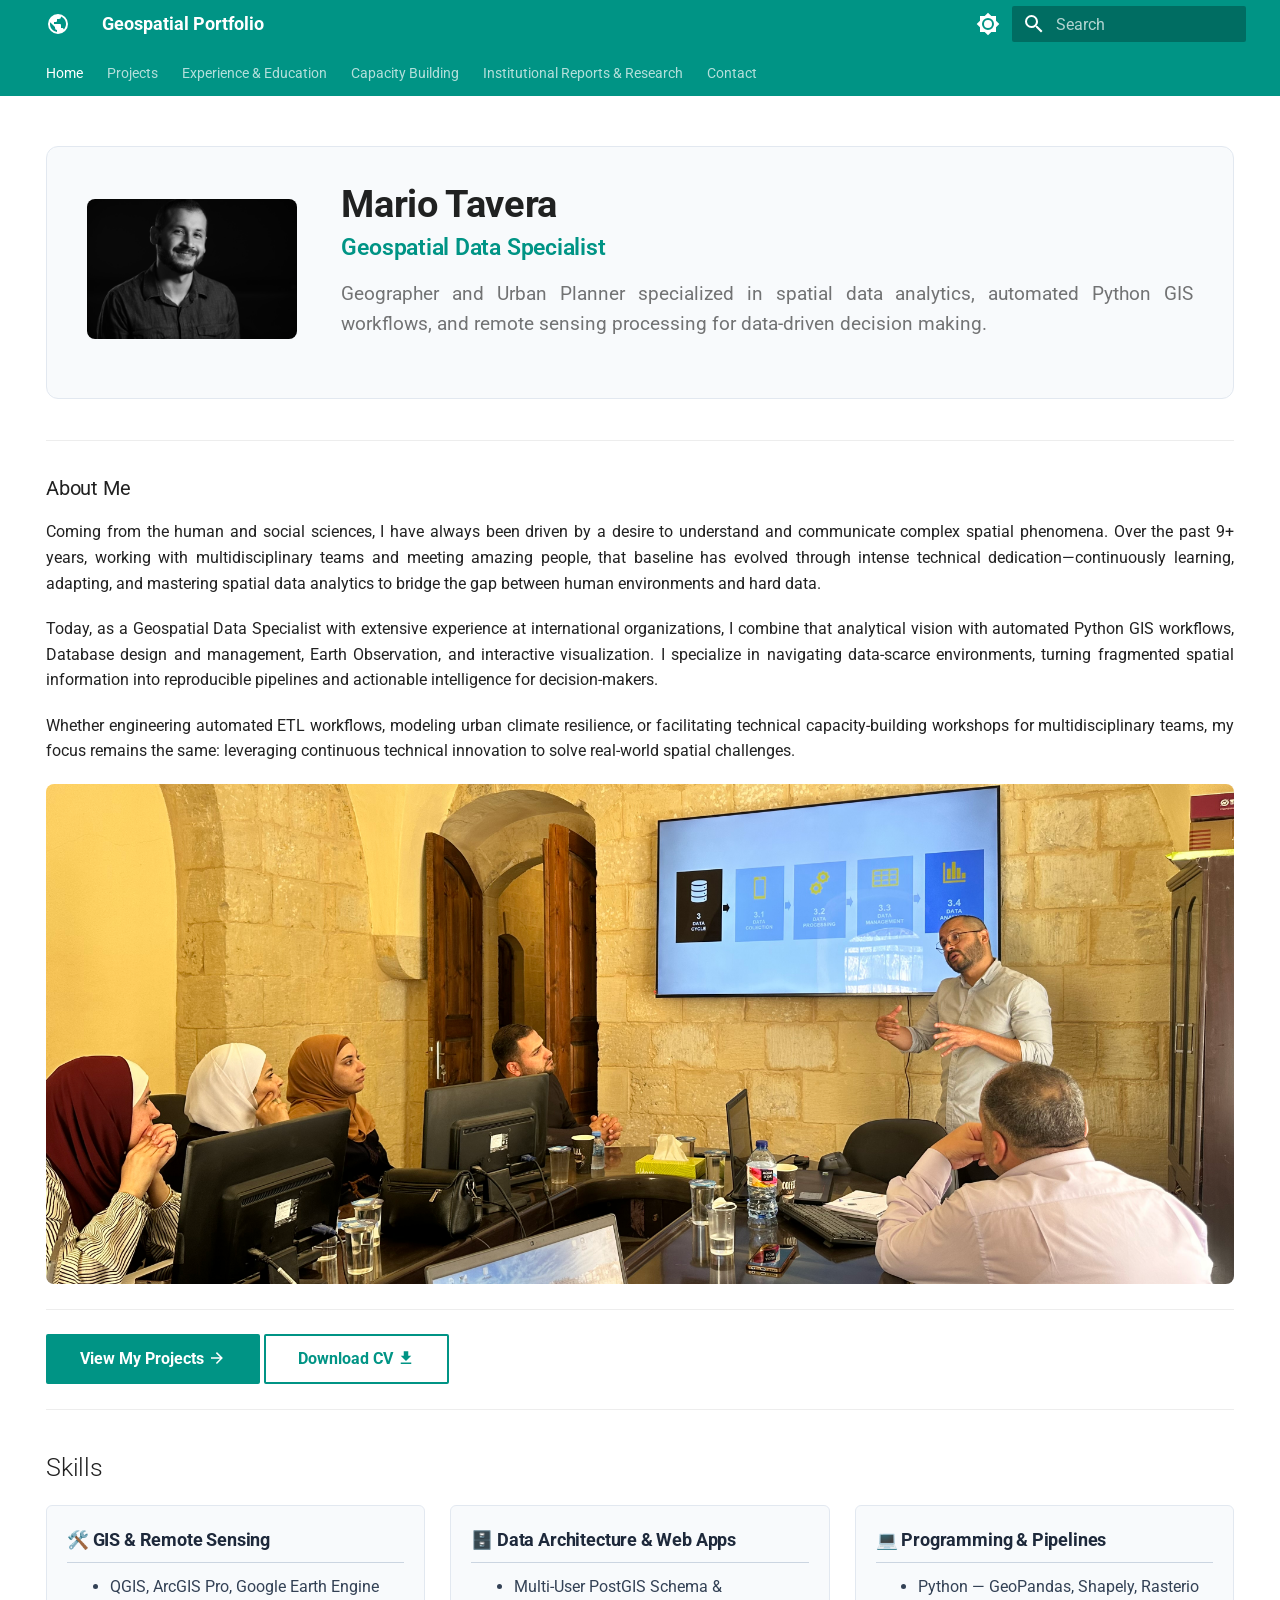
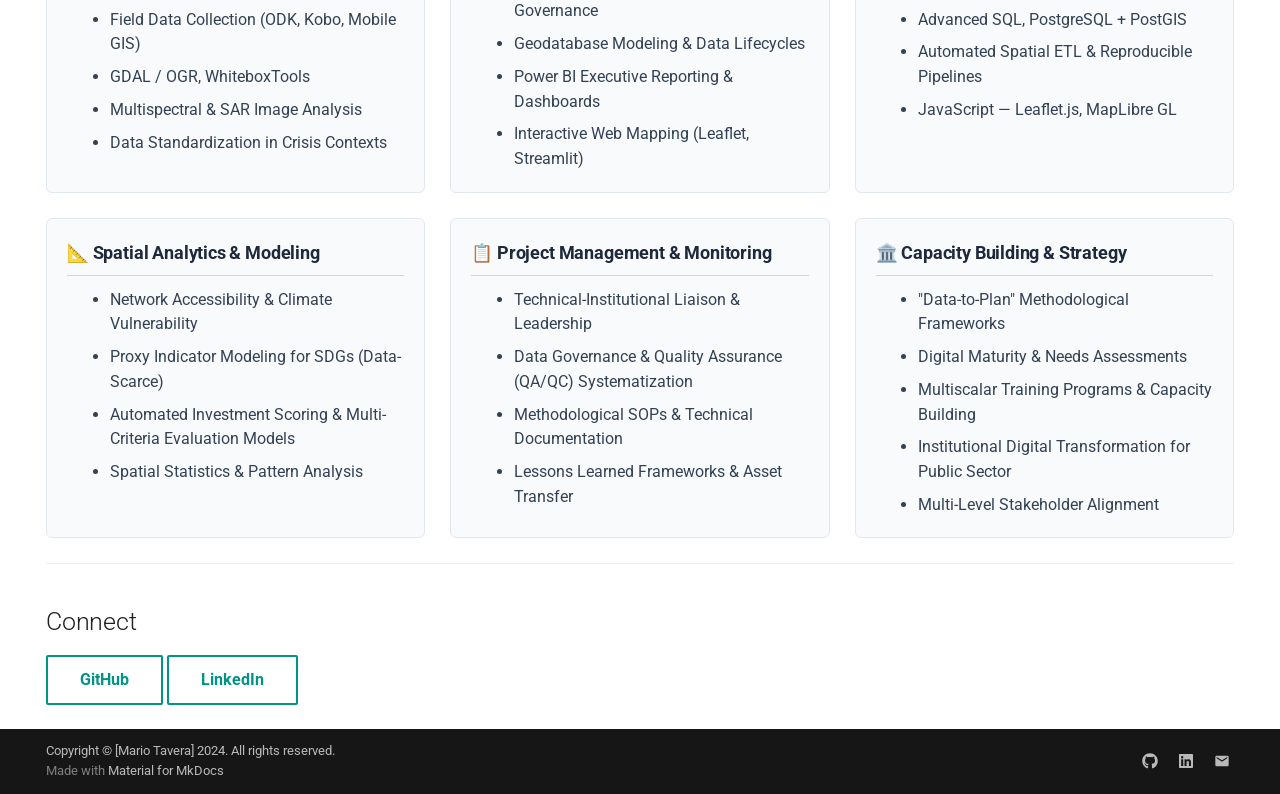
<file: index.html>
<!DOCTYPE html><html lang="en" class="no-js"><head>
    
      <meta charset="utf-8">
      <meta name="viewport" content="width=device-width,initial-scale=1">
      
        <meta name="description" content="Portfolio of Mario Tavera — GIS, Remote Sensing, and Spatial Data Science">
      
      
        <meta name="author" content="Mario Tavera">
      
      
      
      
        <link rel="next" href="projects/">
      
      
        
      
      
      <link rel="icon" href="assets/images/favicon.png">
      <meta name="generator" content="mkdocs-1.6.1, mkdocs-material-9.7.7">
    
    
      
        <title>Geospatial Portfolio</title>
      
    
    
      <link rel="stylesheet" href="assets/stylesheets/main.ec1eaa64.min.css">
      
        
        <link rel="stylesheet" href="assets/stylesheets/palette.ab4e12ef.min.css">
      
      


    
    
      
    
    
      
        
        
        <link rel="preconnect" href="https://fonts.gstatic.com" crossorigin="">
        <link rel="stylesheet" href="https://fonts.googleapis.com/css?family=Roboto:300,300i,400,400i,700,700i%7CRoboto+Mono:400,400i,700,700i&amp;display=fallback">
        <style>:root{--md-text-font:"Roboto";--md-code-font:"Roboto Mono"}</style>
      
    
    
      <link rel="stylesheet" href="assets/css/extra.css">
    
    <script>__md_scope=new URL(".",location),__md_hash=e=>[...e].reduce(((e,_)=>(e<<5)-e+_.charCodeAt(0)),0),__md_get=(e,_=localStorage,t=__md_scope)=>JSON.parse(_.getItem(t.pathname+"."+e)),__md_set=(e,_,t=localStorage,a=__md_scope)=>{try{t.setItem(a.pathname+"."+e,JSON.stringify(_))}catch(e){}}</script>
    
      

    
    
  <link href="assets/stylesheets/glightbox.min.css" rel="stylesheet"><script src="assets/javascripts/glightbox.min.js"></script><style id="glightbox-style">
            html.glightbox-open { overflow: initial; height: 100%; }
            .gslide-title { margin-top: 0px; user-select: text; }
            .gslide-desc { color: #666; user-select: text; }
            .gslide-image img { background: white; }
            .gscrollbar-fixer { padding-right: 15px; }
            .gdesc-inner { font-size: 0.75rem; }
            body[data-md-color-scheme="slate"] .gdesc-inner { background: var(--md-default-bg-color); }
            body[data-md-color-scheme="slate"] .gslide-title { color: var(--md-default-fg-color); }
            body[data-md-color-scheme="slate"] .gslide-desc { color: var(--md-default-fg-color); }
        </style></head>
  
  
    
    
      
    
    
    
    
    <body dir="ltr" data-md-color-scheme="default" data-md-color-primary="teal" data-md-color-accent="green">
  
    
    <input class="md-toggle" data-md-toggle="drawer" type="checkbox" id="__drawer" autocomplete="off">
    <input class="md-toggle" data-md-toggle="search" type="checkbox" id="__search" autocomplete="off">
    <label class="md-overlay" for="__drawer"></label>
    <div data-md-component="skip">
      
        
        <a href="#about-me" class="md-skip">
          Skip to content
        </a>
      
    </div>
    <div data-md-component="announce">
      
    </div>
    
    
      

<header class="md-header" data-md-component="header">
  <nav class="md-header__inner md-grid" aria-label="Header">
    <a href="." title="Geospatial Portfolio" class="md-header__button md-logo" aria-label="Geospatial Portfolio" data-md-component="logo">
      
  
  <svg xmlns="http://www.w3.org/2000/svg" viewBox="0 0 24 24"><path d="M17.9 17.39c-.26-.8-1.01-1.39-1.9-1.39h-1v-3a1 1 0 0 0-1-1H8v-2h2a1 1 0 0 0 1-1V7h2a2 2 0 0 0 2-2v-.41a7.984 7.984 0 0 1 2.9 12.8M11 19.93c-3.95-.49-7-3.85-7-7.93 0-.62.08-1.22.21-1.79L9 15v1a2 2 0 0 0 2 2m1-16A10 10 0 0 0 2 12a10 10 0 0 0 10 10 10 10 0 0 0 10-10A10 10 0 0 0 12 2"></path></svg>

    </a>
    <label class="md-header__button md-icon" for="__drawer">
      
      <svg xmlns="http://www.w3.org/2000/svg" viewBox="0 0 24 24"><path d="M3 6h18v2H3zm0 5h18v2H3zm0 5h18v2H3z"></path></svg>
    </label>
    <div class="md-header__title" data-md-component="header-title">
      <div class="md-header__ellipsis">
        <div class="md-header__topic">
          <span class="md-ellipsis">
            Geospatial Portfolio
          </span>
        </div>
        <div class="md-header__topic" data-md-component="header-topic">
          <span class="md-ellipsis">
            
              Home
            
          </span>
        </div>
      </div>
    </div>
    
      
        <form class="md-header__option" data-md-component="palette">
  
    
    
    
    <input class="md-option" data-md-color-media="" data-md-color-scheme="default" data-md-color-primary="teal" data-md-color-accent="green" aria-label="Switch to dark mode" type="radio" name="__palette" id="__palette_0">
    
      <label class="md-header__button md-icon" title="Switch to dark mode" for="__palette_1" hidden="">
        <svg xmlns="http://www.w3.org/2000/svg" viewBox="0 0 24 24"><path d="M12 8a4 4 0 0 0-4 4 4 4 0 0 0 4 4 4 4 0 0 0 4-4 4 4 0 0 0-4-4m0 10a6 6 0 0 1-6-6 6 6 0 0 1 6-6 6 6 0 0 1 6 6 6 6 0 0 1-6 6m8-9.31V4h-4.69L12 .69 8.69 4H4v4.69L.69 12 4 15.31V20h4.69L12 23.31 15.31 20H20v-4.69L23.31 12z"></path></svg>
      </label>
    
  
    
    
    
    <input class="md-option" data-md-color-media="" data-md-color-scheme="slate" data-md-color-primary="indigo" data-md-color-accent="green" aria-label="Switch to light mode" type="radio" name="__palette" id="__palette_1">
    
      <label class="md-header__button md-icon" title="Switch to light mode" for="__palette_0" hidden="">
        <svg xmlns="http://www.w3.org/2000/svg" viewBox="0 0 24 24"><path d="M12 18c-.89 0-1.74-.2-2.5-.55C11.56 16.5 13 14.42 13 12s-1.44-4.5-3.5-5.45C10.26 6.2 11.11 6 12 6a6 6 0 0 1 6 6 6 6 0 0 1-6 6m8-9.31V4h-4.69L12 .69 8.69 4H4v4.69L.69 12 4 15.31V20h4.69L12 23.31 15.31 20H20v-4.69L23.31 12z"></path></svg>
      </label>
    
  
</form>
      
    
    
      <script>var palette=__md_get("__palette");if(palette&&palette.color){if("(prefers-color-scheme)"===palette.color.media){var media=matchMedia("(prefers-color-scheme: light)"),input=document.querySelector(media.matches?"[data-md-color-media='(prefers-color-scheme: light)']":"[data-md-color-media='(prefers-color-scheme: dark)']");palette.color.media=input.getAttribute("data-md-color-media"),palette.color.scheme=input.getAttribute("data-md-color-scheme"),palette.color.primary=input.getAttribute("data-md-color-primary"),palette.color.accent=input.getAttribute("data-md-color-accent")}for(var[key,value]of Object.entries(palette.color))document.body.setAttribute("data-md-color-"+key,value)}</script>
    
    
    
      
      
        <label class="md-header__button md-icon" for="__search">
          
          <svg xmlns="http://www.w3.org/2000/svg" viewBox="0 0 24 24"><path d="M9.5 3A6.5 6.5 0 0 1 16 9.5c0 1.61-.59 3.09-1.56 4.23l.27.27h.79l5 5-1.5 1.5-5-5v-.79l-.27-.27A6.52 6.52 0 0 1 9.5 16 6.5 6.5 0 0 1 3 9.5 6.5 6.5 0 0 1 9.5 3m0 2C7 5 5 7 5 9.5S7 14 9.5 14 14 12 14 9.5 12 5 9.5 5"></path></svg>
        </label>
        <div class="md-search" data-md-component="search" role="dialog">
  <label class="md-search__overlay" for="__search"></label>
  <div class="md-search__inner" role="search">
    <form class="md-search__form" name="search">
      <input type="text" class="md-search__input" name="query" aria-label="Search" placeholder="Search" autocapitalize="off" autocorrect="off" autocomplete="off" spellcheck="false" data-md-component="search-query" required="">
      <label class="md-search__icon md-icon" for="__search">
        
        <svg xmlns="http://www.w3.org/2000/svg" viewBox="0 0 24 24"><path d="M9.5 3A6.5 6.5 0 0 1 16 9.5c0 1.61-.59 3.09-1.56 4.23l.27.27h.79l5 5-1.5 1.5-5-5v-.79l-.27-.27A6.52 6.52 0 0 1 9.5 16 6.5 6.5 0 0 1 3 9.5 6.5 6.5 0 0 1 9.5 3m0 2C7 5 5 7 5 9.5S7 14 9.5 14 14 12 14 9.5 12 5 9.5 5"></path></svg>
        
        <svg xmlns="http://www.w3.org/2000/svg" viewBox="0 0 24 24"><path d="M20 11v2H8l5.5 5.5-1.42 1.42L4.16 12l7.92-7.92L13.5 5.5 8 11z"></path></svg>
      </label>
      <nav class="md-search__options" aria-label="Search">
        
        <button type="reset" class="md-search__icon md-icon" title="Clear" aria-label="Clear" tabindex="-1">
          
          <svg xmlns="http://www.w3.org/2000/svg" viewBox="0 0 24 24"><path d="M19 6.41 17.59 5 12 10.59 6.41 5 5 6.41 10.59 12 5 17.59 6.41 19 12 13.41 17.59 19 19 17.59 13.41 12z"></path></svg>
        </button>
      </nav>
      
    </form>
    <div class="md-search__output">
      <div class="md-search__scrollwrap" tabindex="0" data-md-scrollfix="">
        <div class="md-search-result" data-md-component="search-result">
          <div class="md-search-result__meta">
            Initializing search
          </div>
          <ol class="md-search-result__list" role="presentation"></ol>
        </div>
      </div>
    </div>
  </div>
</div>
      
    
    
  </nav>
  
</header>
    
    <div class="md-container" data-md-component="container">
      
      
        
          
            
<nav class="md-tabs" aria-label="Tabs" data-md-component="tabs">
  <div class="md-grid">
    <ul class="md-tabs__list">
      
        
  
  
  
    
  
  
    <li class="md-tabs__item md-tabs__item--active">
      <a href="." class="md-tabs__link">
        
  
  
    
  
  Home

      </a>
    </li>
  

      
        
  
  
  
  
    
    
      <li class="md-tabs__item">
        <a href="projects/" class="md-tabs__link">
          
  
  
  Projects

        </a>
      </li>
    
  

      
        
  
  
  
  
    <li class="md-tabs__item">
      <a href="experience/" class="md-tabs__link">
        
  
  
    
  
  Experience &amp; Education

      </a>
    </li>
  

      
        
  
  
  
  
    <li class="md-tabs__item">
      <a href="capacity-building.md" class="md-tabs__link">
        
  
  
    
  
  Capacity Building

      </a>
    </li>
  

      
        
  
  
  
  
    <li class="md-tabs__item">
      <a href="publications/" class="md-tabs__link">
        
  
  
    
  
  Institutional Reports &amp; Research

      </a>
    </li>
  

      
        
  
  
  
  
    <li class="md-tabs__item">
      <a href="contact/" class="md-tabs__link">
        
  
  
    
  
  Contact

      </a>
    </li>
  

      
    </ul>
  </div>
</nav>
          
        
      
      <main class="md-main" data-md-component="main">
        <div class="md-main__inner md-grid">
          
            
              
                
              
              <div class="md-sidebar md-sidebar--primary" data-md-component="sidebar" data-md-type="navigation" hidden="">
                <div class="md-sidebar__scrollwrap">
                  <div class="md-sidebar__inner">
                    


  


<nav class="md-nav md-nav--primary md-nav--lifted" aria-label="Navigation" data-md-level="0">
  <label class="md-nav__title" for="__drawer">
    <a href="." title="Geospatial Portfolio" class="md-nav__button md-logo" aria-label="Geospatial Portfolio" data-md-component="logo">
      
  
  <svg xmlns="http://www.w3.org/2000/svg" viewBox="0 0 24 24"><path d="M17.9 17.39c-.26-.8-1.01-1.39-1.9-1.39h-1v-3a1 1 0 0 0-1-1H8v-2h2a1 1 0 0 0 1-1V7h2a2 2 0 0 0 2-2v-.41a7.984 7.984 0 0 1 2.9 12.8M11 19.93c-3.95-.49-7-3.85-7-7.93 0-.62.08-1.22.21-1.79L9 15v1a2 2 0 0 0 2 2m1-16A10 10 0 0 0 2 12a10 10 0 0 0 10 10 10 10 0 0 0 10-10A10 10 0 0 0 12 2"></path></svg>

    </a>
    Geospatial Portfolio
  </label>
  
  <ul class="md-nav__list" data-md-scrollfix="">
    
      
      
  
  
    
  
  
  
    <li class="md-nav__item md-nav__item--active">
      
      <input class="md-nav__toggle md-toggle" type="checkbox" id="__toc">
      
      
      
        <label class="md-nav__link md-nav__link--active" for="__toc">
          
  
  
  <span class="md-ellipsis">
    
  
    Home
  

    
  </span>
  
  

          <span class="md-nav__icon md-icon"></span>
        </label>
      
      <a href="." class="md-nav__link md-nav__link--active">
        
  
  
  <span class="md-ellipsis">
    
  
    Home
  

    
  </span>
  
  

      </a>
      
        

<nav class="md-nav md-nav--secondary" aria-label="Table of contents">
  
  
  
  
    <label class="md-nav__title" for="__toc">
      <span class="md-nav__icon md-icon"></span>
      Table of contents
    </label>
    <ul class="md-nav__list" data-md-component="toc" data-md-scrollfix="">
      
        <li class="md-nav__item">
  <a href="#about-me" class="md-nav__link">
    <span class="md-ellipsis">
      
        About Me
      
    </span>
  </a>
  
</li>
      
        <li class="md-nav__item">
  <a href="#skills" class="md-nav__link">
    <span class="md-ellipsis">
      
        Skills
      
    </span>
  </a>
  
</li>
      
        <li class="md-nav__item">
  <a href="#connect" class="md-nav__link">
    <span class="md-ellipsis">
      
        Connect
      
    </span>
  </a>
  
</li>
      
    </ul>
  
</nav>
      
    </li>
  

    
      
      
  
  
  
  
    
    
    
    
      
      
    
    
    <li class="md-nav__item md-nav__item--nested">
      
        
        
        <input class="md-nav__toggle md-toggle " type="checkbox" id="__nav_2">
        
          
          <label class="md-nav__link" for="__nav_2" id="__nav_2_label" tabindex="0">
            
  
  
  <span class="md-ellipsis">
    
  
    Projects
  

    
  </span>
  
  

            <span class="md-nav__icon md-icon"></span>
          </label>
        
        <nav class="md-nav" data-md-level="1" aria-labelledby="__nav_2_label" aria-expanded="false">
          <label class="md-nav__title" for="__nav_2">
            <span class="md-nav__icon md-icon"></span>
            
  
    Projects
  

          </label>
          <ul class="md-nav__list" data-md-scrollfix="">
            
              
                
  
  
  
  
    <li class="md-nav__item">
      <a href="projects/" class="md-nav__link">
        
  
  
  <span class="md-ellipsis">
    
  
    Back to Projects
  

    
  </span>
  
  

      </a>
    </li>
  

              
            
              
                
  
  
  
  
    <li class="md-nav__item">
      <a href="projects/project-1/" class="md-nav__link">
        
  
  
  <span class="md-ellipsis">
    
  
    Multi-Dimensional Urban Diagnosis &amp; Strategic Planning
  

    
  </span>
  
  

      </a>
    </li>
  

              
            
              
                
  
  
  
  
    <li class="md-nav__item">
      <a href="projects/project-2/" class="md-nav__link">
        
  
  
  <span class="md-ellipsis">
    
  
    Automated Public Space Scoring for Action Plan Development
  

    
  </span>
  
  

      </a>
    </li>
  

              
            
              
                
  
  
  
  
    <li class="md-nav__item">
      <a href="projects/project-3/" class="md-nav__link">
        
  
  
  <span class="md-ellipsis">
    
  
    Localized Spatial Analytics Engine
  

    
  </span>
  
  

      </a>
    </li>
  

              
            
              
                
  
  
  
  
    <li class="md-nav__item">
      <a href="projects/notebook-1/" class="md-nav__link">
        
  
  
  <span class="md-ellipsis">
    
  
    Cloud-Native Satellite Image Analysis
  

    
  </span>
  
  

      </a>
    </li>
  

              
            
          </ul>
        </nav>
      
    </li>
  

    
      
      
  
  
  
  
    <li class="md-nav__item">
      <a href="experience/" class="md-nav__link">
        
  
  
  <span class="md-ellipsis">
    
  
    Experience &amp; Education
  

    
  </span>
  
  

      </a>
    </li>
  

    
      
      
  
  
  
  
    <li class="md-nav__item">
      <a href="capacity-building.md" class="md-nav__link">
        
  
  
  <span class="md-ellipsis">
    
  
    Capacity Building
  

    
  </span>
  
  

      </a>
    </li>
  

    
      
      
  
  
  
  
    <li class="md-nav__item">
      <a href="publications/" class="md-nav__link">
        
  
  
  <span class="md-ellipsis">
    
  
    Institutional Reports &amp; Research
  

    
  </span>
  
  

      </a>
    </li>
  

    
      
      
  
  
  
  
    <li class="md-nav__item">
      <a href="contact/" class="md-nav__link">
        
  
  
  <span class="md-ellipsis">
    
  
    Contact
  

    
  </span>
  
  

      </a>
    </li>
  

    
  </ul>
</nav>
                  </div>
                </div>
              </div>
            
            
              
                
              
              <div class="md-sidebar md-sidebar--secondary" data-md-component="sidebar" data-md-type="toc" hidden="">
                <div class="md-sidebar__scrollwrap">
                  <div class="md-sidebar__inner">
                    

<nav class="md-nav md-nav--secondary" aria-label="Table of contents">
  
  
  
  
    <label class="md-nav__title" for="__toc">
      <span class="md-nav__icon md-icon"></span>
      Table of contents
    </label>
    <ul class="md-nav__list" data-md-component="toc" data-md-scrollfix="">
      
        <li class="md-nav__item">
  <a href="#about-me" class="md-nav__link">
    <span class="md-ellipsis">
      
        About Me
      
    </span>
  </a>
  
</li>
      
        <li class="md-nav__item">
  <a href="#skills" class="md-nav__link">
    <span class="md-ellipsis">
      
        Skills
      
    </span>
  </a>
  
</li>
      
        <li class="md-nav__item">
  <a href="#connect" class="md-nav__link">
    <span class="md-ellipsis">
      
        Connect
      
    </span>
  </a>
  
</li>
      
    </ul>
  
</nav>
                  </div>
                </div>
              </div>
            
          
          
            <div class="md-content" data-md-component="content">
              
              <article class="md-content__inner md-typeset">
                
                  
  




<!--
CHECKLIST FOR THIS PAGE:
- [x] Replace [YOUR NAME] with your full name (3 places)
- [ ] Replace [YOUR JOB TITLE] with your current or target role
- [ ] Replace [YOUR TAGLINE] with a short phrase describing your focus
- [ ] Rewrite the About Me paragraph with your own words
- [x] Replace assets/images/profile.png with your actual photo (keep the filename or update it below)
- [x] Replace assets/images/about.png with your own image (a field photo, map, or workspace shot)
- [ ] Edit the skill cards to match your actual skills (add, remove, or rename cards as needed)
- [x] Update GitHub and LinkedIn links in the Connect section
- [x] Add your CV PDF to docs/assets/ and update the filename in the Download CV button
--><div class="hero">
  <a class="glightbox" data-type="image" data-width="auto" data-height="auto" href="assets/images/profile.png" data-desc-position="bottom"><img src="assets/images/profile.png" alt="Mario Tavera" class="profile-photo"></a>
  <div class="hero-text">
    <h1>Mario Tavera</h1>
    <h2>Geospatial Data Specialist</h2>
    <p>Geographer and Urban Planner specialized in spatial data analytics, automated Python GIS workflows, and remote sensing processing for data-driven decision making.</p>
  </div>
</div>

<hr>
<div class="about-section">
<div class="about-text">
<h3 id="about-me">About Me</h3>
<p>Coming from the human and social sciences, I have always been driven by a desire to understand and communicate complex spatial phenomena. Over the past 9+ years, working with multidisciplinary teams and meeting  amazing people, that baseline has evolved through intense technical dedication—continuously learning, adapting, and mastering spatial data analytics to bridge the gap between human environments and hard data.</p>
<p>Today, as a Geospatial Data Specialist with extensive experience at international organizations, I combine that analytical vision with automated Python GIS workflows, Database design and management, Earth Observation, and interactive visualization. I specialize in navigating data-scarce environments, turning fragmented spatial information into reproducible pipelines and actionable intelligence for decision-makers.</p>
<p>Whether engineering automated ETL workflows, modeling urban climate resilience, or facilitating technical capacity-building workshops for multidisciplinary teams, my focus remains the same: leveraging continuous technical innovation to solve real-world spatial challenges.</p>
</div>
<div class="about-image">
  <a class="glightbox" data-type="image" data-width="auto" data-height="auto" href="assets/images/about.png" data-desc-position="bottom"><img src="assets/images/about.png" alt="About"></a>
</div>
</div>
<hr>
<p><a class="md-button md-button--primary" href="projects/">View My Projects <span class="twemoji"><svg xmlns="http://www.w3.org/2000/svg" viewBox="0 0 24 24"><path d="M4 11v2h12l-5.5 5.5 1.42 1.42L19.84 12l-7.92-7.92L10.5 5.5 16 11z"></path></svg></span></a>
<a class="md-button" href="assets/mariotavera-CV.pdf">Download CV <span class="twemoji"><svg xmlns="http://www.w3.org/2000/svg" viewBox="0 0 24 24"><path d="M5 20h14v-2H5m14-9h-4V3H9v6H5l7 7z"></path></svg></span></a></p>
<hr>
<h2 id="skills">Skills</h2>
<style>
  .skills-grid-container {
    display: grid;
    grid-template-columns: repeat(3, 1fr);
    gap: 1.25rem;
    margin-top: 1rem;
  }
  @media (max-width: 900px) {
    .skills-grid-container {
      grid-template-columns: repeat(2, 1fr);
    }
  }
  @media (max-width: 600px) {
    .skills-grid-container {
      grid-template-columns: 1fr;
    }
  }
</style>

<div class="skills-grid-container">

  <!-- Card 1 -->
  <div style="background-color: #f8fafc; border: 1px solid #e2e8f0; border-radius: 6px; padding: 1rem;">
    <h4 style="margin: 0 0 0.6rem 0; font-size: 0.88rem; font-weight: 700; color: #1e293b; border-bottom: 1px solid #cbd5e1; padding-bottom: 0.4rem; white-space: nowrap; overflow: hidden; text-overflow: ellipsis;">
      🛠️ GIS &amp; Remote Sensing
    </h4>
    <ul style="margin: 0; padding-left: 1.1rem; font-size: 0.82rem; color: #334155; line-height: 1.5;">
      <li>QGIS, ArcGIS Pro, Google Earth Engine</li>
      <li>Field Data Collection (ODK, Kobo, Mobile GIS)</li>
      <li>GDAL / OGR, WhiteboxTools</li>
      <li>Multispectral &amp; SAR Image Analysis</li>
      <li>Data Standardization in Crisis Contexts</li>
    </ul>
  </div>

  <!-- Card 2 -->
  <div style="background-color: #f8fafc; border: 1px solid #e2e8f0; border-radius: 6px; padding: 1rem;">
    <h4 style="margin: 0 0 0.6rem 0; font-size: 0.88rem; font-weight: 700; color: #1e293b; border-bottom: 1px solid #cbd5e1; padding-bottom: 0.4rem;">
      🗄️ Data Architecture &amp; Web Apps
    </h4>
    <ul style="margin: 0; padding-left: 1.1rem; font-size: 0.82rem; color: #334155; line-height: 1.5;">
      <li>Multi-User PostGIS Schema &amp; Governance</li>
      <li>Geodatabase Modeling &amp; Data Lifecycles</li>
      <li>Power BI Executive Reporting &amp; Dashboards</li>
      <li>Interactive Web Mapping (Leaflet, Streamlit)</li>
    </ul>
  </div>

  <!-- Card 3 -->
  <div style="background-color: #f8fafc; border: 1px solid #e2e8f0; border-radius: 6px; padding: 1rem;">
    <h4 style="margin: 0 0 0.6rem 0; font-size: 0.88rem; font-weight: 700; color: #1e293b; border-bottom: 1px solid #cbd5e1; padding-bottom: 0.4rem;">
      💻 Programming &amp; Pipelines
    </h4>
    <ul style="margin: 0; padding-left: 1.1rem; font-size: 0.82rem; color: #334155; line-height: 1.5;">
      <li>Python — GeoPandas, Shapely, Rasterio</li>
      <li>Advanced SQL, PostgreSQL + PostGIS</li>
      <li>Automated Spatial ETL &amp; Reproducible Pipelines</li>
      <li>JavaScript — Leaflet.js, MapLibre GL</li>
    </ul>
  </div>

  <!-- Card 4 -->
  <div style="background-color: #f8fafc; border: 1px solid #e2e8f0; border-radius: 6px; padding: 1rem;">
    <h4 style="margin: 0 0 0.6rem 0; font-size: 0.88rem; font-weight: 700; color: #1e293b; border-bottom: 1px solid #cbd5e1; padding-bottom: 0.4rem;">
      📐 Spatial Analytics &amp; Modeling
    </h4>
    <ul style="margin: 0; padding-left: 1.1rem; font-size: 0.82rem; color: #334155; line-height: 1.5;">
      <li>Network Accessibility &amp; Climate Vulnerability</li>
      <li>Proxy Indicator Modeling for SDGs (Data-Scarce)</li>
      <li>Automated Investment Scoring &amp; Multi-Criteria Evaluation Models</li>
      <li>Spatial Statistics &amp; Pattern Analysis</li>
    </ul>
  </div>

  <!-- Card 5 -->
  <div style="background-color: #f8fafc; border: 1px solid #e2e8f0; border-radius: 6px; padding: 1rem;">
    <h4 style="margin: 0 0 0.6rem 0; font-size: 0.88rem; font-weight: 700; color: #1e293b; border-bottom: 1px solid #cbd5e1; padding-bottom: 0.4rem;">
      📋 Project Management &amp; Monitoring
    </h4>
    <ul style="margin: 0; padding-left: 1.1rem; font-size: 0.82rem; color: #334155; line-height: 1.5;">
      <li>Technical-Institutional Liaison &amp; Leadership</li>
      <li>Data Governance &amp; Quality Assurance (QA/QC) Systematization</li>
      <li>Methodological SOPs &amp; Technical Documentation</li>
      <li>Lessons Learned Frameworks &amp; Asset Transfer</li>
    </ul>
  </div>

  <!-- Card 6 -->
  <div style="background-color: #f8fafc; border: 1px solid #e2e8f0; border-radius: 6px; padding: 1rem;">
    <h4 style="margin: 0 0 0.6rem 0; font-size: 0.88rem; font-weight: 700; color: #1e293b; border-bottom: 1px solid #cbd5e1; padding-bottom: 0.4rem;">
      🏛️ Capacity Building &amp; Strategy
    </h4>
    <ul style="margin: 0; padding-left: 1.1rem; font-size: 0.82rem; color: #334155; line-height: 1.5;">
      <li>"Data-to-Plan" Methodological Frameworks</li>
      <li>Digital Maturity &amp; Needs Assessments</li>
      <li>Multiscalar Training Programs &amp; Capacity Building</li>
      <li>Institutional Digital Transformation for Public Sector</li>
      <li>Multi-Level Stakeholder Alignment</li>
    </ul>
  </div>

</div>

<hr>
<h2 id="connect">Connect</h2>
<p><a class="md-button" href="https://github.com/Mariotavera">GitHub</a>
<a class="md-button" href="https://linkedin.com/in/mario-tavera-palomino">LinkedIn</a></p>







  
  




  



                
              </article>
            </div>
          
          
<script>var target=document.getElementById(location.hash.slice(1));target&&target.name&&(target.checked=target.name.startsWith("__tabbed_"))</script>
        </div>
        
          <button type="button" class="md-top md-icon" data-md-component="top" hidden="">
  
  <svg xmlns="http://www.w3.org/2000/svg" viewBox="0 0 24 24"><path d="M13 20h-2V8l-5.5 5.5-1.42-1.42L12 4.16l7.92 7.92-1.42 1.42L13 8z"></path></svg>
  Back to top
</button>
        
      </main>
      
        <footer class="md-footer">
  
  <div class="md-footer-meta md-typeset">
    <div class="md-footer-meta__inner md-grid">
      <div class="md-copyright">
  
    <div class="md-copyright__highlight">
      Copyright © [Mario Tavera] 2024. All rights reserved.
    </div>
  
  
    Made with
    <a href="https://squidfunk.github.io/mkdocs-material/" target="_blank" rel="noopener">
      Material for MkDocs
    </a>
  
</div>
      
        
<div class="md-social">
  
    
    
    
    
      
      
    
    <a href="https://github.com/Mariotavera" target="_blank" rel="noopener" title="github.com" class="md-social__link">
      <svg xmlns="http://www.w3.org/2000/svg" viewBox="0 0 512 512"><!--! Font Awesome Free 7.1.0 by @fontawesome - https://fontawesome.com License - https://fontawesome.com/license/free (Icons: CC BY 4.0, Fonts: SIL OFL 1.1, Code: MIT License) Copyright 2025 Fonticons, Inc.--><path d="M173.9 397.4c0 2-2.3 3.6-5.2 3.6-3.3.3-5.6-1.3-5.6-3.6 0-2 2.3-3.6 5.2-3.6 3-.3 5.6 1.3 5.6 3.6m-31.1-4.5c-.7 2 1.3 4.3 4.3 4.9 2.6 1 5.6 0 6.2-2s-1.3-4.3-4.3-5.2c-2.6-.7-5.5.3-6.2 2.3m44.2-1.7c-2.9.7-4.9 2.6-4.6 4.9.3 2 2.9 3.3 5.9 2.6 2.9-.7 4.9-2.6 4.6-4.6-.3-1.9-3-3.2-5.9-2.9M252.8 8C114.1 8 8 113.3 8 252c0 110.9 69.8 205.8 169.5 239.2 12.8 2.3 17.3-5.6 17.3-12.1 0-6.2-.3-40.4-.3-61.4 0 0-70 15-84.7-29.8 0 0-11.4-29.1-27.8-36.6 0 0-22.9-15.7 1.6-15.4 0 0 24.9 2 38.6 25.8 21.9 38.6 58.6 27.5 72.9 20.9 2.3-16 8.8-27.1 16-33.7-55.9-6.2-112.3-14.3-112.3-110.5 0-27.5 7.6-41.3 23.6-58.9-2.6-6.5-11.1-33.3 2.6-67.9 20.9-6.5 69 27 69 27 20-5.6 41.5-8.5 62.8-8.5s42.8 2.9 62.8 8.5c0 0 48.1-33.6 69-27 13.7 34.7 5.2 61.4 2.6 67.9 16 17.7 25.8 31.5 25.8 58.9 0 96.5-58.9 104.2-114.8 110.5 9.2 7.9 17 22.9 17 46.4 0 33.7-.3 75.4-.3 83.6 0 6.5 4.6 14.4 17.3 12.1C436.2 457.8 504 362.9 504 252 504 113.3 391.5 8 252.8 8M105.2 352.9c-1.3 1-1 3.3.7 5.2 1.6 1.6 3.9 2.3 5.2 1 1.3-1 1-3.3-.7-5.2-1.6-1.6-3.9-2.3-5.2-1m-10.8-8.1c-.7 1.3.3 2.9 2.3 3.9 1.6 1 3.6.7 4.3-.7.7-1.3-.3-2.9-2.3-3.9-2-.6-3.6-.3-4.3.7m32.4 35.6c-1.6 1.3-1 4.3 1.3 6.2 2.3 2.3 5.2 2.6 6.5 1 1.3-1.3.7-4.3-1.3-6.2-2.2-2.3-5.2-2.6-6.5-1m-11.4-14.7c-1.6 1-1.6 3.6 0 5.9s4.3 3.3 5.6 2.3c1.6-1.3 1.6-3.9 0-6.2-1.4-2.3-4-3.3-5.6-2"></path></svg>
    </a>
  
    
    
    
    
      
      
    
    <a href="https://linkedin.com/in/mario-tavera-palomino/" target="_blank" rel="noopener" title="linkedin.com" class="md-social__link">
      <svg xmlns="http://www.w3.org/2000/svg" viewBox="0 0 448 512"><!--! Font Awesome Free 7.1.0 by @fontawesome - https://fontawesome.com License - https://fontawesome.com/license/free (Icons: CC BY 4.0, Fonts: SIL OFL 1.1, Code: MIT License) Copyright 2025 Fonticons, Inc.--><path d="M416 32H31.9C14.3 32 0 46.5 0 64.3v383.4C0 465.5 14.3 480 31.9 480H416c17.6 0 32-14.5 32-32.3V64.3c0-17.8-14.4-32.3-32-32.3M135.4 416H69V202.2h66.5V416zM102.2 96a38.5 38.5 0 1 1 0 77 38.5 38.5 0 1 1 0-77m282.1 320h-66.4V312c0-24.8-.5-56.7-34.5-56.7-34.6 0-39.9 27-39.9 54.9V416h-66.4V202.2h63.7v29.2h.9c8.9-16.8 30.6-34.5 62.9-34.5 67.2 0 79.7 44.3 79.7 101.9z"></path></svg>
    </a>
  
    
    
    
    
    <a href="mailto:mariotaverapalomino@gmail.com" target="_blank" rel="noopener" title="" class="md-social__link">
      <svg xmlns="http://www.w3.org/2000/svg" viewBox="0 0 24 24"><path d="m20 8-8 5-8-5V6l8 5 8-5m0-2H4c-1.11 0-2 .89-2 2v12a2 2 0 0 0 2 2h16a2 2 0 0 0 2-2V6a2 2 0 0 0-2-2"></path></svg>
    </a>
  
</div>
      
    </div>
  </div>
</footer>
      
    </div>
    <div class="md-dialog" data-md-component="dialog">
      <div class="md-dialog__inner md-typeset"></div>
    </div>
    
    
    
      
      
      <script id="__config" type="application/json">{"annotate": null, "base": ".", "features": ["navigation.tabs", "navigation.top", "content.code.copy"], "search": "assets/javascripts/workers/search.2c215733.min.js", "tags": null, "translations": {"clipboard.copied": "Copied to clipboard", "clipboard.copy": "Copy to clipboard", "search.result.more.one": "1 more on this page", "search.result.more.other": "# more on this page", "search.result.none": "No matching documents", "search.result.one": "1 matching document", "search.result.other": "# matching documents", "search.result.placeholder": "Type to start searching", "search.result.term.missing": "Missing", "select.version": "Select version"}, "version": null}</script>
    
    
      <script src="assets/javascripts/bundle.d7400e89.min.js"></script>
      
    
  
<script id="init-glightbox">const lightbox = GLightbox({"touchNavigation": true, "loop": false, "zoomable": true, "draggable": true, "openEffect": "zoom", "closeEffect": "zoom", "slideEffect": "slide"});
document$.subscribe(()=>{ lightbox.reload(); });
</script></body></html>
</file>
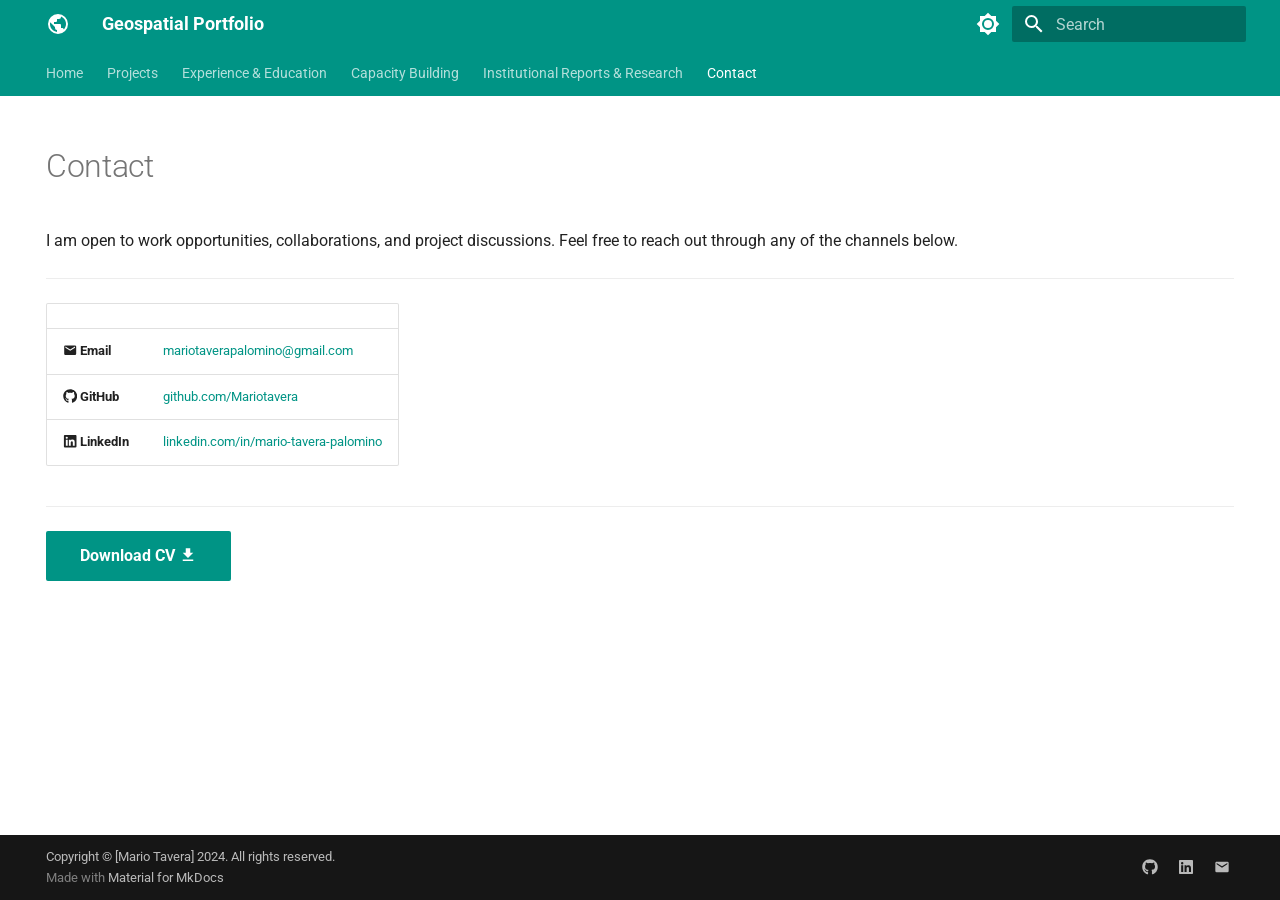
<file: contact/index.html>
<!DOCTYPE html><html lang="en" class="no-js"><head>
    
      <meta charset="utf-8">
      <meta name="viewport" content="width=device-width,initial-scale=1">
      
        <meta name="description" content="Portfolio of Mario Tavera — GIS, Remote Sensing, and Spatial Data Science">
      
      
        <meta name="author" content="Mario Tavera">
      
      
      
        <link rel="prev" href="../publications/">
      
      
      
        
      
      
      <link rel="icon" href="../assets/images/favicon.png">
      <meta name="generator" content="mkdocs-1.6.1, mkdocs-material-9.7.7">
    
    
      
        <title>Contact - Geospatial Portfolio</title>
      
    
    
      <link rel="stylesheet" href="../assets/stylesheets/main.ec1eaa64.min.css">
      
        
        <link rel="stylesheet" href="../assets/stylesheets/palette.ab4e12ef.min.css">
      
      


    
    
      
    
    
      
        
        
        <link rel="preconnect" href="https://fonts.gstatic.com" crossorigin="">
        <link rel="stylesheet" href="https://fonts.googleapis.com/css?family=Roboto:300,300i,400,400i,700,700i%7CRoboto+Mono:400,400i,700,700i&amp;display=fallback">
        <style>:root{--md-text-font:"Roboto";--md-code-font:"Roboto Mono"}</style>
      
    
    
      <link rel="stylesheet" href="../assets/css/extra.css">
    
    <script>__md_scope=new URL("..",location),__md_hash=e=>[...e].reduce(((e,_)=>(e<<5)-e+_.charCodeAt(0)),0),__md_get=(e,_=localStorage,t=__md_scope)=>JSON.parse(_.getItem(t.pathname+"."+e)),__md_set=(e,_,t=localStorage,a=__md_scope)=>{try{t.setItem(a.pathname+"."+e,JSON.stringify(_))}catch(e){}}</script>
    
      

    
    
  <link href="../assets/stylesheets/glightbox.min.css" rel="stylesheet"><script src="../assets/javascripts/glightbox.min.js"></script><style id="glightbox-style">
            html.glightbox-open { overflow: initial; height: 100%; }
            .gslide-title { margin-top: 0px; user-select: text; }
            .gslide-desc { color: #666; user-select: text; }
            .gslide-image img { background: white; }
            .gscrollbar-fixer { padding-right: 15px; }
            .gdesc-inner { font-size: 0.75rem; }
            body[data-md-color-scheme="slate"] .gdesc-inner { background: var(--md-default-bg-color); }
            body[data-md-color-scheme="slate"] .gslide-title { color: var(--md-default-fg-color); }
            body[data-md-color-scheme="slate"] .gslide-desc { color: var(--md-default-fg-color); }
        </style></head>
  
  
    
    
      
    
    
    
    
    <body dir="ltr" data-md-color-scheme="default" data-md-color-primary="teal" data-md-color-accent="green">
  
    
    <input class="md-toggle" data-md-toggle="drawer" type="checkbox" id="__drawer" autocomplete="off">
    <input class="md-toggle" data-md-toggle="search" type="checkbox" id="__search" autocomplete="off">
    <label class="md-overlay" for="__drawer"></label>
    <div data-md-component="skip">
      
        
        <a href="#contact" class="md-skip">
          Skip to content
        </a>
      
    </div>
    <div data-md-component="announce">
      
    </div>
    
    
      

<header class="md-header" data-md-component="header">
  <nav class="md-header__inner md-grid" aria-label="Header">
    <a href=".." title="Geospatial Portfolio" class="md-header__button md-logo" aria-label="Geospatial Portfolio" data-md-component="logo">
      
  
  <svg xmlns="http://www.w3.org/2000/svg" viewBox="0 0 24 24"><path d="M17.9 17.39c-.26-.8-1.01-1.39-1.9-1.39h-1v-3a1 1 0 0 0-1-1H8v-2h2a1 1 0 0 0 1-1V7h2a2 2 0 0 0 2-2v-.41a7.984 7.984 0 0 1 2.9 12.8M11 19.93c-3.95-.49-7-3.85-7-7.93 0-.62.08-1.22.21-1.79L9 15v1a2 2 0 0 0 2 2m1-16A10 10 0 0 0 2 12a10 10 0 0 0 10 10 10 10 0 0 0 10-10A10 10 0 0 0 12 2"></path></svg>

    </a>
    <label class="md-header__button md-icon" for="__drawer">
      
      <svg xmlns="http://www.w3.org/2000/svg" viewBox="0 0 24 24"><path d="M3 6h18v2H3zm0 5h18v2H3zm0 5h18v2H3z"></path></svg>
    </label>
    <div class="md-header__title" data-md-component="header-title">
      <div class="md-header__ellipsis">
        <div class="md-header__topic">
          <span class="md-ellipsis">
            Geospatial Portfolio
          </span>
        </div>
        <div class="md-header__topic" data-md-component="header-topic">
          <span class="md-ellipsis">
            
              Contact
            
          </span>
        </div>
      </div>
    </div>
    
      
        <form class="md-header__option" data-md-component="palette">
  
    
    
    
    <input class="md-option" data-md-color-media="" data-md-color-scheme="default" data-md-color-primary="teal" data-md-color-accent="green" aria-label="Switch to dark mode" type="radio" name="__palette" id="__palette_0">
    
      <label class="md-header__button md-icon" title="Switch to dark mode" for="__palette_1" hidden="">
        <svg xmlns="http://www.w3.org/2000/svg" viewBox="0 0 24 24"><path d="M12 8a4 4 0 0 0-4 4 4 4 0 0 0 4 4 4 4 0 0 0 4-4 4 4 0 0 0-4-4m0 10a6 6 0 0 1-6-6 6 6 0 0 1 6-6 6 6 0 0 1 6 6 6 6 0 0 1-6 6m8-9.31V4h-4.69L12 .69 8.69 4H4v4.69L.69 12 4 15.31V20h4.69L12 23.31 15.31 20H20v-4.69L23.31 12z"></path></svg>
      </label>
    
  
    
    
    
    <input class="md-option" data-md-color-media="" data-md-color-scheme="slate" data-md-color-primary="indigo" data-md-color-accent="green" aria-label="Switch to light mode" type="radio" name="__palette" id="__palette_1">
    
      <label class="md-header__button md-icon" title="Switch to light mode" for="__palette_0" hidden="">
        <svg xmlns="http://www.w3.org/2000/svg" viewBox="0 0 24 24"><path d="M12 18c-.89 0-1.74-.2-2.5-.55C11.56 16.5 13 14.42 13 12s-1.44-4.5-3.5-5.45C10.26 6.2 11.11 6 12 6a6 6 0 0 1 6 6 6 6 0 0 1-6 6m8-9.31V4h-4.69L12 .69 8.69 4H4v4.69L.69 12 4 15.31V20h4.69L12 23.31 15.31 20H20v-4.69L23.31 12z"></path></svg>
      </label>
    
  
</form>
      
    
    
      <script>var palette=__md_get("__palette");if(palette&&palette.color){if("(prefers-color-scheme)"===palette.color.media){var media=matchMedia("(prefers-color-scheme: light)"),input=document.querySelector(media.matches?"[data-md-color-media='(prefers-color-scheme: light)']":"[data-md-color-media='(prefers-color-scheme: dark)']");palette.color.media=input.getAttribute("data-md-color-media"),palette.color.scheme=input.getAttribute("data-md-color-scheme"),palette.color.primary=input.getAttribute("data-md-color-primary"),palette.color.accent=input.getAttribute("data-md-color-accent")}for(var[key,value]of Object.entries(palette.color))document.body.setAttribute("data-md-color-"+key,value)}</script>
    
    
    
      
      
        <label class="md-header__button md-icon" for="__search">
          
          <svg xmlns="http://www.w3.org/2000/svg" viewBox="0 0 24 24"><path d="M9.5 3A6.5 6.5 0 0 1 16 9.5c0 1.61-.59 3.09-1.56 4.23l.27.27h.79l5 5-1.5 1.5-5-5v-.79l-.27-.27A6.52 6.52 0 0 1 9.5 16 6.5 6.5 0 0 1 3 9.5 6.5 6.5 0 0 1 9.5 3m0 2C7 5 5 7 5 9.5S7 14 9.5 14 14 12 14 9.5 12 5 9.5 5"></path></svg>
        </label>
        <div class="md-search" data-md-component="search" role="dialog">
  <label class="md-search__overlay" for="__search"></label>
  <div class="md-search__inner" role="search">
    <form class="md-search__form" name="search">
      <input type="text" class="md-search__input" name="query" aria-label="Search" placeholder="Search" autocapitalize="off" autocorrect="off" autocomplete="off" spellcheck="false" data-md-component="search-query" required="">
      <label class="md-search__icon md-icon" for="__search">
        
        <svg xmlns="http://www.w3.org/2000/svg" viewBox="0 0 24 24"><path d="M9.5 3A6.5 6.5 0 0 1 16 9.5c0 1.61-.59 3.09-1.56 4.23l.27.27h.79l5 5-1.5 1.5-5-5v-.79l-.27-.27A6.52 6.52 0 0 1 9.5 16 6.5 6.5 0 0 1 3 9.5 6.5 6.5 0 0 1 9.5 3m0 2C7 5 5 7 5 9.5S7 14 9.5 14 14 12 14 9.5 12 5 9.5 5"></path></svg>
        
        <svg xmlns="http://www.w3.org/2000/svg" viewBox="0 0 24 24"><path d="M20 11v2H8l5.5 5.5-1.42 1.42L4.16 12l7.92-7.92L13.5 5.5 8 11z"></path></svg>
      </label>
      <nav class="md-search__options" aria-label="Search">
        
        <button type="reset" class="md-search__icon md-icon" title="Clear" aria-label="Clear" tabindex="-1">
          
          <svg xmlns="http://www.w3.org/2000/svg" viewBox="0 0 24 24"><path d="M19 6.41 17.59 5 12 10.59 6.41 5 5 6.41 10.59 12 5 17.59 6.41 19 12 13.41 17.59 19 19 17.59 13.41 12z"></path></svg>
        </button>
      </nav>
      
    </form>
    <div class="md-search__output">
      <div class="md-search__scrollwrap" tabindex="0" data-md-scrollfix="">
        <div class="md-search-result" data-md-component="search-result">
          <div class="md-search-result__meta">
            Initializing search
          </div>
          <ol class="md-search-result__list" role="presentation"></ol>
        </div>
      </div>
    </div>
  </div>
</div>
      
    
    
  </nav>
  
</header>
    
    <div class="md-container" data-md-component="container">
      
      
        
          
            
<nav class="md-tabs" aria-label="Tabs" data-md-component="tabs">
  <div class="md-grid">
    <ul class="md-tabs__list">
      
        
  
  
  
  
    <li class="md-tabs__item">
      <a href=".." class="md-tabs__link">
        
  
  
    
  
  Home

      </a>
    </li>
  

      
        
  
  
  
  
    
    
      <li class="md-tabs__item">
        <a href="../projects/" class="md-tabs__link">
          
  
  
  Projects

        </a>
      </li>
    
  

      
        
  
  
  
  
    <li class="md-tabs__item">
      <a href="../experience/" class="md-tabs__link">
        
  
  
    
  
  Experience &amp; Education

      </a>
    </li>
  

      
        
  
  
  
  
    <li class="md-tabs__item">
      <a href="../capacity-building.md" class="md-tabs__link">
        
  
  
    
  
  Capacity Building

      </a>
    </li>
  

      
        
  
  
  
  
    <li class="md-tabs__item">
      <a href="../publications/" class="md-tabs__link">
        
  
  
    
  
  Institutional Reports &amp; Research

      </a>
    </li>
  

      
        
  
  
  
    
  
  
    <li class="md-tabs__item md-tabs__item--active">
      <a href="./" class="md-tabs__link">
        
  
  
    
  
  Contact

      </a>
    </li>
  

      
    </ul>
  </div>
</nav>
          
        
      
      <main class="md-main" data-md-component="main">
        <div class="md-main__inner md-grid">
          
            
              
                
              
              <div class="md-sidebar md-sidebar--primary" data-md-component="sidebar" data-md-type="navigation" hidden="">
                <div class="md-sidebar__scrollwrap">
                  <div class="md-sidebar__inner">
                    


  


<nav class="md-nav md-nav--primary md-nav--lifted" aria-label="Navigation" data-md-level="0">
  <label class="md-nav__title" for="__drawer">
    <a href=".." title="Geospatial Portfolio" class="md-nav__button md-logo" aria-label="Geospatial Portfolio" data-md-component="logo">
      
  
  <svg xmlns="http://www.w3.org/2000/svg" viewBox="0 0 24 24"><path d="M17.9 17.39c-.26-.8-1.01-1.39-1.9-1.39h-1v-3a1 1 0 0 0-1-1H8v-2h2a1 1 0 0 0 1-1V7h2a2 2 0 0 0 2-2v-.41a7.984 7.984 0 0 1 2.9 12.8M11 19.93c-3.95-.49-7-3.85-7-7.93 0-.62.08-1.22.21-1.79L9 15v1a2 2 0 0 0 2 2m1-16A10 10 0 0 0 2 12a10 10 0 0 0 10 10 10 10 0 0 0 10-10A10 10 0 0 0 12 2"></path></svg>

    </a>
    Geospatial Portfolio
  </label>
  
  <ul class="md-nav__list" data-md-scrollfix="">
    
      
      
  
  
  
  
    <li class="md-nav__item">
      <a href=".." class="md-nav__link">
        
  
  
  <span class="md-ellipsis">
    
  
    Home
  

    
  </span>
  
  

      </a>
    </li>
  

    
      
      
  
  
  
  
    
    
    
    
      
      
    
    
    <li class="md-nav__item md-nav__item--nested">
      
        
        
        <input class="md-nav__toggle md-toggle " type="checkbox" id="__nav_2">
        
          
          <label class="md-nav__link" for="__nav_2" id="__nav_2_label" tabindex="0">
            
  
  
  <span class="md-ellipsis">
    
  
    Projects
  

    
  </span>
  
  

            <span class="md-nav__icon md-icon"></span>
          </label>
        
        <nav class="md-nav" data-md-level="1" aria-labelledby="__nav_2_label" aria-expanded="false">
          <label class="md-nav__title" for="__nav_2">
            <span class="md-nav__icon md-icon"></span>
            
  
    Projects
  

          </label>
          <ul class="md-nav__list" data-md-scrollfix="">
            
              
                
  
  
  
  
    <li class="md-nav__item">
      <a href="../projects/" class="md-nav__link">
        
  
  
  <span class="md-ellipsis">
    
  
    Back to Projects
  

    
  </span>
  
  

      </a>
    </li>
  

              
            
              
                
  
  
  
  
    <li class="md-nav__item">
      <a href="../projects/project-1/" class="md-nav__link">
        
  
  
  <span class="md-ellipsis">
    
  
    Multi-Dimensional Urban Diagnosis &amp; Strategic Planning
  

    
  </span>
  
  

      </a>
    </li>
  

              
            
              
                
  
  
  
  
    <li class="md-nav__item">
      <a href="../projects/project-2/" class="md-nav__link">
        
  
  
  <span class="md-ellipsis">
    
  
    Automated Public Space Scoring for Action Plan Development
  

    
  </span>
  
  

      </a>
    </li>
  

              
            
              
                
  
  
  
  
    <li class="md-nav__item">
      <a href="../projects/project-3/" class="md-nav__link">
        
  
  
  <span class="md-ellipsis">
    
  
    Localized Spatial Analytics Engine
  

    
  </span>
  
  

      </a>
    </li>
  

              
            
              
                
  
  
  
  
    <li class="md-nav__item">
      <a href="../projects/notebook-1/" class="md-nav__link">
        
  
  
  <span class="md-ellipsis">
    
  
    Cloud-Native Satellite Image Analysis
  

    
  </span>
  
  

      </a>
    </li>
  

              
            
          </ul>
        </nav>
      
    </li>
  

    
      
      
  
  
  
  
    <li class="md-nav__item">
      <a href="../experience/" class="md-nav__link">
        
  
  
  <span class="md-ellipsis">
    
  
    Experience &amp; Education
  

    
  </span>
  
  

      </a>
    </li>
  

    
      
      
  
  
  
  
    <li class="md-nav__item">
      <a href="../capacity-building.md" class="md-nav__link">
        
  
  
  <span class="md-ellipsis">
    
  
    Capacity Building
  

    
  </span>
  
  

      </a>
    </li>
  

    
      
      
  
  
  
  
    <li class="md-nav__item">
      <a href="../publications/" class="md-nav__link">
        
  
  
  <span class="md-ellipsis">
    
  
    Institutional Reports &amp; Research
  

    
  </span>
  
  

      </a>
    </li>
  

    
      
      
  
  
    
  
  
  
    <li class="md-nav__item md-nav__item--active">
      
      <input class="md-nav__toggle md-toggle" type="checkbox" id="__toc">
      
      
        
      
      
      <a href="./" class="md-nav__link md-nav__link--active">
        
  
  
  <span class="md-ellipsis">
    
  
    Contact
  

    
  </span>
  
  

      </a>
      
    </li>
  

    
  </ul>
</nav>
                  </div>
                </div>
              </div>
            
            
              
                
              
              <div class="md-sidebar md-sidebar--secondary" data-md-component="sidebar" data-md-type="toc" hidden="">
                <div class="md-sidebar__scrollwrap">
                  <div class="md-sidebar__inner">
                    

<nav class="md-nav md-nav--secondary" aria-label="Table of contents">
  
  
  
    
  
  
</nav>
                  </div>
                </div>
              </div>
            
          
          
            <div class="md-content" data-md-component="content">
              
              <article class="md-content__inner md-typeset">
                
                  
  




<!--
CHECKLIST FOR THIS PAGE:
- [ ] Replace [YOUR-EMAIL-ADDRESS] with your actual email
- [ ] Replace [YOUR-GITHUB-USERNAME] with your GitHub username
- [ ] Replace [YOUR-LINKEDIN-USERNAME] with your LinkedIn username
- [ ] Replace [YOUR-NAME] in the CV link with the actual filename of your PDF
- [ ] Delete the Twitter/X row if you don't use it
- [ ] Delete the ResearchGate row if not applicable
--><h1 id="contact">Contact</h1>
<p>I am open to work opportunities, collaborations, and project discussions.
Feel free to reach out through any of the channels below.</p>
<hr>
<table>
<thead>
<tr>
<th></th>
<th></th>
</tr>
</thead>
<tbody>
<tr>
<td><span class="twemoji"><svg xmlns="http://www.w3.org/2000/svg" viewBox="0 0 24 24"><path d="m20 8-8 5-8-5V6l8 5 8-5m0-2H4c-1.11 0-2 .89-2 2v12a2 2 0 0 0 2 2h16a2 2 0 0 0 2-2V6a2 2 0 0 0-2-2"></path></svg></span> <strong>Email</strong></td>
<td><a href="mailto:[mariotaverapalomino@gmail.com]">mariotaverapalomino@gmail.com</a></td>
</tr>
<tr>
<td><span class="twemoji"><svg xmlns="http://www.w3.org/2000/svg" viewBox="0 0 512 512"><!--! Font Awesome Free 7.1.0 by @fontawesome - https://fontawesome.com License - https://fontawesome.com/license/free (Icons: CC BY 4.0, Fonts: SIL OFL 1.1, Code: MIT License) Copyright 2025 Fonticons, Inc.--><path d="M173.9 397.4c0 2-2.3 3.6-5.2 3.6-3.3.3-5.6-1.3-5.6-3.6 0-2 2.3-3.6 5.2-3.6 3-.3 5.6 1.3 5.6 3.6m-31.1-4.5c-.7 2 1.3 4.3 4.3 4.9 2.6 1 5.6 0 6.2-2s-1.3-4.3-4.3-5.2c-2.6-.7-5.5.3-6.2 2.3m44.2-1.7c-2.9.7-4.9 2.6-4.6 4.9.3 2 2.9 3.3 5.9 2.6 2.9-.7 4.9-2.6 4.6-4.6-.3-1.9-3-3.2-5.9-2.9M252.8 8C114.1 8 8 113.3 8 252c0 110.9 69.8 205.8 169.5 239.2 12.8 2.3 17.3-5.6 17.3-12.1 0-6.2-.3-40.4-.3-61.4 0 0-70 15-84.7-29.8 0 0-11.4-29.1-27.8-36.6 0 0-22.9-15.7 1.6-15.4 0 0 24.9 2 38.6 25.8 21.9 38.6 58.6 27.5 72.9 20.9 2.3-16 8.8-27.1 16-33.7-55.9-6.2-112.3-14.3-112.3-110.5 0-27.5 7.6-41.3 23.6-58.9-2.6-6.5-11.1-33.3 2.6-67.9 20.9-6.5 69 27 69 27 20-5.6 41.5-8.5 62.8-8.5s42.8 2.9 62.8 8.5c0 0 48.1-33.6 69-27 13.7 34.7 5.2 61.4 2.6 67.9 16 17.7 25.8 31.5 25.8 58.9 0 96.5-58.9 104.2-114.8 110.5 9.2 7.9 17 22.9 17 46.4 0 33.7-.3 75.4-.3 83.6 0 6.5 4.6 14.4 17.3 12.1C436.2 457.8 504 362.9 504 252 504 113.3 391.5 8 252.8 8M105.2 352.9c-1.3 1-1 3.3.7 5.2 1.6 1.6 3.9 2.3 5.2 1 1.3-1 1-3.3-.7-5.2-1.6-1.6-3.9-2.3-5.2-1m-10.8-8.1c-.7 1.3.3 2.9 2.3 3.9 1.6 1 3.6.7 4.3-.7.7-1.3-.3-2.9-2.3-3.9-2-.6-3.6-.3-4.3.7m32.4 35.6c-1.6 1.3-1 4.3 1.3 6.2 2.3 2.3 5.2 2.6 6.5 1 1.3-1.3.7-4.3-1.3-6.2-2.2-2.3-5.2-2.6-6.5-1m-11.4-14.7c-1.6 1-1.6 3.6 0 5.9s4.3 3.3 5.6 2.3c1.6-1.3 1.6-3.9 0-6.2-1.4-2.3-4-3.3-5.6-2"></path></svg></span> <strong>GitHub</strong></td>
<td><a href="https://github.com/Mariotavera">github.com/Mariotavera</a></td>
</tr>
<tr>
<td><span class="twemoji"><svg xmlns="http://www.w3.org/2000/svg" viewBox="0 0 448 512"><!--! Font Awesome Free 7.1.0 by @fontawesome - https://fontawesome.com License - https://fontawesome.com/license/free (Icons: CC BY 4.0, Fonts: SIL OFL 1.1, Code: MIT License) Copyright 2025 Fonticons, Inc.--><path d="M416 32H31.9C14.3 32 0 46.5 0 64.3v383.4C0 465.5 14.3 480 31.9 480H416c17.6 0 32-14.5 32-32.3V64.3c0-17.8-14.4-32.3-32-32.3M135.4 416H69V202.2h66.5V416zM102.2 96a38.5 38.5 0 1 1 0 77 38.5 38.5 0 1 1 0-77m282.1 320h-66.4V312c0-24.8-.5-56.7-34.5-56.7-34.6 0-39.9 27-39.9 54.9V416h-66.4V202.2h63.7v29.2h.9c8.9-16.8 30.6-34.5 62.9-34.5 67.2 0 79.7 44.3 79.7 101.9z"></path></svg></span> <strong>LinkedIn</strong></td>
<td><a href="https://www.linkedin.com/in/mario-tavera-palomino/">linkedin.com/in/mario-tavera-palomino</a></td>
</tr>
</tbody>
</table>
<hr>
<p><a class="md-button md-button--primary" href="../assets/mariotavera-CV.pdf">Download CV <span class="twemoji"><svg xmlns="http://www.w3.org/2000/svg" viewBox="0 0 24 24"><path d="M5 20h14v-2H5m14-9h-4V3H9v6H5l7 7z"></path></svg></span></a></p>







  
  




  



                
              </article>
            </div>
          
          
<script>var target=document.getElementById(location.hash.slice(1));target&&target.name&&(target.checked=target.name.startsWith("__tabbed_"))</script>
        </div>
        
          <button type="button" class="md-top md-icon" data-md-component="top" hidden="">
  
  <svg xmlns="http://www.w3.org/2000/svg" viewBox="0 0 24 24"><path d="M13 20h-2V8l-5.5 5.5-1.42-1.42L12 4.16l7.92 7.92-1.42 1.42L13 8z"></path></svg>
  Back to top
</button>
        
      </main>
      
        <footer class="md-footer">
  
  <div class="md-footer-meta md-typeset">
    <div class="md-footer-meta__inner md-grid">
      <div class="md-copyright">
  
    <div class="md-copyright__highlight">
      Copyright © [Mario Tavera] 2024. All rights reserved.
    </div>
  
  
    Made with
    <a href="https://squidfunk.github.io/mkdocs-material/" target="_blank" rel="noopener">
      Material for MkDocs
    </a>
  
</div>
      
        
<div class="md-social">
  
    
    
    
    
      
      
    
    <a href="https://github.com/Mariotavera" target="_blank" rel="noopener" title="github.com" class="md-social__link">
      <svg xmlns="http://www.w3.org/2000/svg" viewBox="0 0 512 512"><!--! Font Awesome Free 7.1.0 by @fontawesome - https://fontawesome.com License - https://fontawesome.com/license/free (Icons: CC BY 4.0, Fonts: SIL OFL 1.1, Code: MIT License) Copyright 2025 Fonticons, Inc.--><path d="M173.9 397.4c0 2-2.3 3.6-5.2 3.6-3.3.3-5.6-1.3-5.6-3.6 0-2 2.3-3.6 5.2-3.6 3-.3 5.6 1.3 5.6 3.6m-31.1-4.5c-.7 2 1.3 4.3 4.3 4.9 2.6 1 5.6 0 6.2-2s-1.3-4.3-4.3-5.2c-2.6-.7-5.5.3-6.2 2.3m44.2-1.7c-2.9.7-4.9 2.6-4.6 4.9.3 2 2.9 3.3 5.9 2.6 2.9-.7 4.9-2.6 4.6-4.6-.3-1.9-3-3.2-5.9-2.9M252.8 8C114.1 8 8 113.3 8 252c0 110.9 69.8 205.8 169.5 239.2 12.8 2.3 17.3-5.6 17.3-12.1 0-6.2-.3-40.4-.3-61.4 0 0-70 15-84.7-29.8 0 0-11.4-29.1-27.8-36.6 0 0-22.9-15.7 1.6-15.4 0 0 24.9 2 38.6 25.8 21.9 38.6 58.6 27.5 72.9 20.9 2.3-16 8.8-27.1 16-33.7-55.9-6.2-112.3-14.3-112.3-110.5 0-27.5 7.6-41.3 23.6-58.9-2.6-6.5-11.1-33.3 2.6-67.9 20.9-6.5 69 27 69 27 20-5.6 41.5-8.5 62.8-8.5s42.8 2.9 62.8 8.5c0 0 48.1-33.6 69-27 13.7 34.7 5.2 61.4 2.6 67.9 16 17.7 25.8 31.5 25.8 58.9 0 96.5-58.9 104.2-114.8 110.5 9.2 7.9 17 22.9 17 46.4 0 33.7-.3 75.4-.3 83.6 0 6.5 4.6 14.4 17.3 12.1C436.2 457.8 504 362.9 504 252 504 113.3 391.5 8 252.8 8M105.2 352.9c-1.3 1-1 3.3.7 5.2 1.6 1.6 3.9 2.3 5.2 1 1.3-1 1-3.3-.7-5.2-1.6-1.6-3.9-2.3-5.2-1m-10.8-8.1c-.7 1.3.3 2.9 2.3 3.9 1.6 1 3.6.7 4.3-.7.7-1.3-.3-2.9-2.3-3.9-2-.6-3.6-.3-4.3.7m32.4 35.6c-1.6 1.3-1 4.3 1.3 6.2 2.3 2.3 5.2 2.6 6.5 1 1.3-1.3.7-4.3-1.3-6.2-2.2-2.3-5.2-2.6-6.5-1m-11.4-14.7c-1.6 1-1.6 3.6 0 5.9s4.3 3.3 5.6 2.3c1.6-1.3 1.6-3.9 0-6.2-1.4-2.3-4-3.3-5.6-2"></path></svg>
    </a>
  
    
    
    
    
      
      
    
    <a href="https://linkedin.com/in/mario-tavera-palomino/" target="_blank" rel="noopener" title="linkedin.com" class="md-social__link">
      <svg xmlns="http://www.w3.org/2000/svg" viewBox="0 0 448 512"><!--! Font Awesome Free 7.1.0 by @fontawesome - https://fontawesome.com License - https://fontawesome.com/license/free (Icons: CC BY 4.0, Fonts: SIL OFL 1.1, Code: MIT License) Copyright 2025 Fonticons, Inc.--><path d="M416 32H31.9C14.3 32 0 46.5 0 64.3v383.4C0 465.5 14.3 480 31.9 480H416c17.6 0 32-14.5 32-32.3V64.3c0-17.8-14.4-32.3-32-32.3M135.4 416H69V202.2h66.5V416zM102.2 96a38.5 38.5 0 1 1 0 77 38.5 38.5 0 1 1 0-77m282.1 320h-66.4V312c0-24.8-.5-56.7-34.5-56.7-34.6 0-39.9 27-39.9 54.9V416h-66.4V202.2h63.7v29.2h.9c8.9-16.8 30.6-34.5 62.9-34.5 67.2 0 79.7 44.3 79.7 101.9z"></path></svg>
    </a>
  
    
    
    
    
    <a href="mailto:mariotaverapalomino@gmail.com" target="_blank" rel="noopener" title="" class="md-social__link">
      <svg xmlns="http://www.w3.org/2000/svg" viewBox="0 0 24 24"><path d="m20 8-8 5-8-5V6l8 5 8-5m0-2H4c-1.11 0-2 .89-2 2v12a2 2 0 0 0 2 2h16a2 2 0 0 0 2-2V6a2 2 0 0 0-2-2"></path></svg>
    </a>
  
</div>
      
    </div>
  </div>
</footer>
      
    </div>
    <div class="md-dialog" data-md-component="dialog">
      <div class="md-dialog__inner md-typeset"></div>
    </div>
    
    
    
      
      
      <script id="__config" type="application/json">{"annotate": null, "base": "..", "features": ["navigation.tabs", "navigation.top", "content.code.copy"], "search": "../assets/javascripts/workers/search.2c215733.min.js", "tags": null, "translations": {"clipboard.copied": "Copied to clipboard", "clipboard.copy": "Copy to clipboard", "search.result.more.one": "1 more on this page", "search.result.more.other": "# more on this page", "search.result.none": "No matching documents", "search.result.one": "1 matching document", "search.result.other": "# matching documents", "search.result.placeholder": "Type to start searching", "search.result.term.missing": "Missing", "select.version": "Select version"}, "version": null}</script>
    
    
      <script src="../assets/javascripts/bundle.d7400e89.min.js"></script>
      
    
  
<script id="init-glightbox">const lightbox = GLightbox({"touchNavigation": true, "loop": false, "zoomable": true, "draggable": true, "openEffect": "zoom", "closeEffect": "zoom", "slideEffect": "slide"});
document$.subscribe(()=>{ lightbox.reload(); });
</script></body></html>
</file>
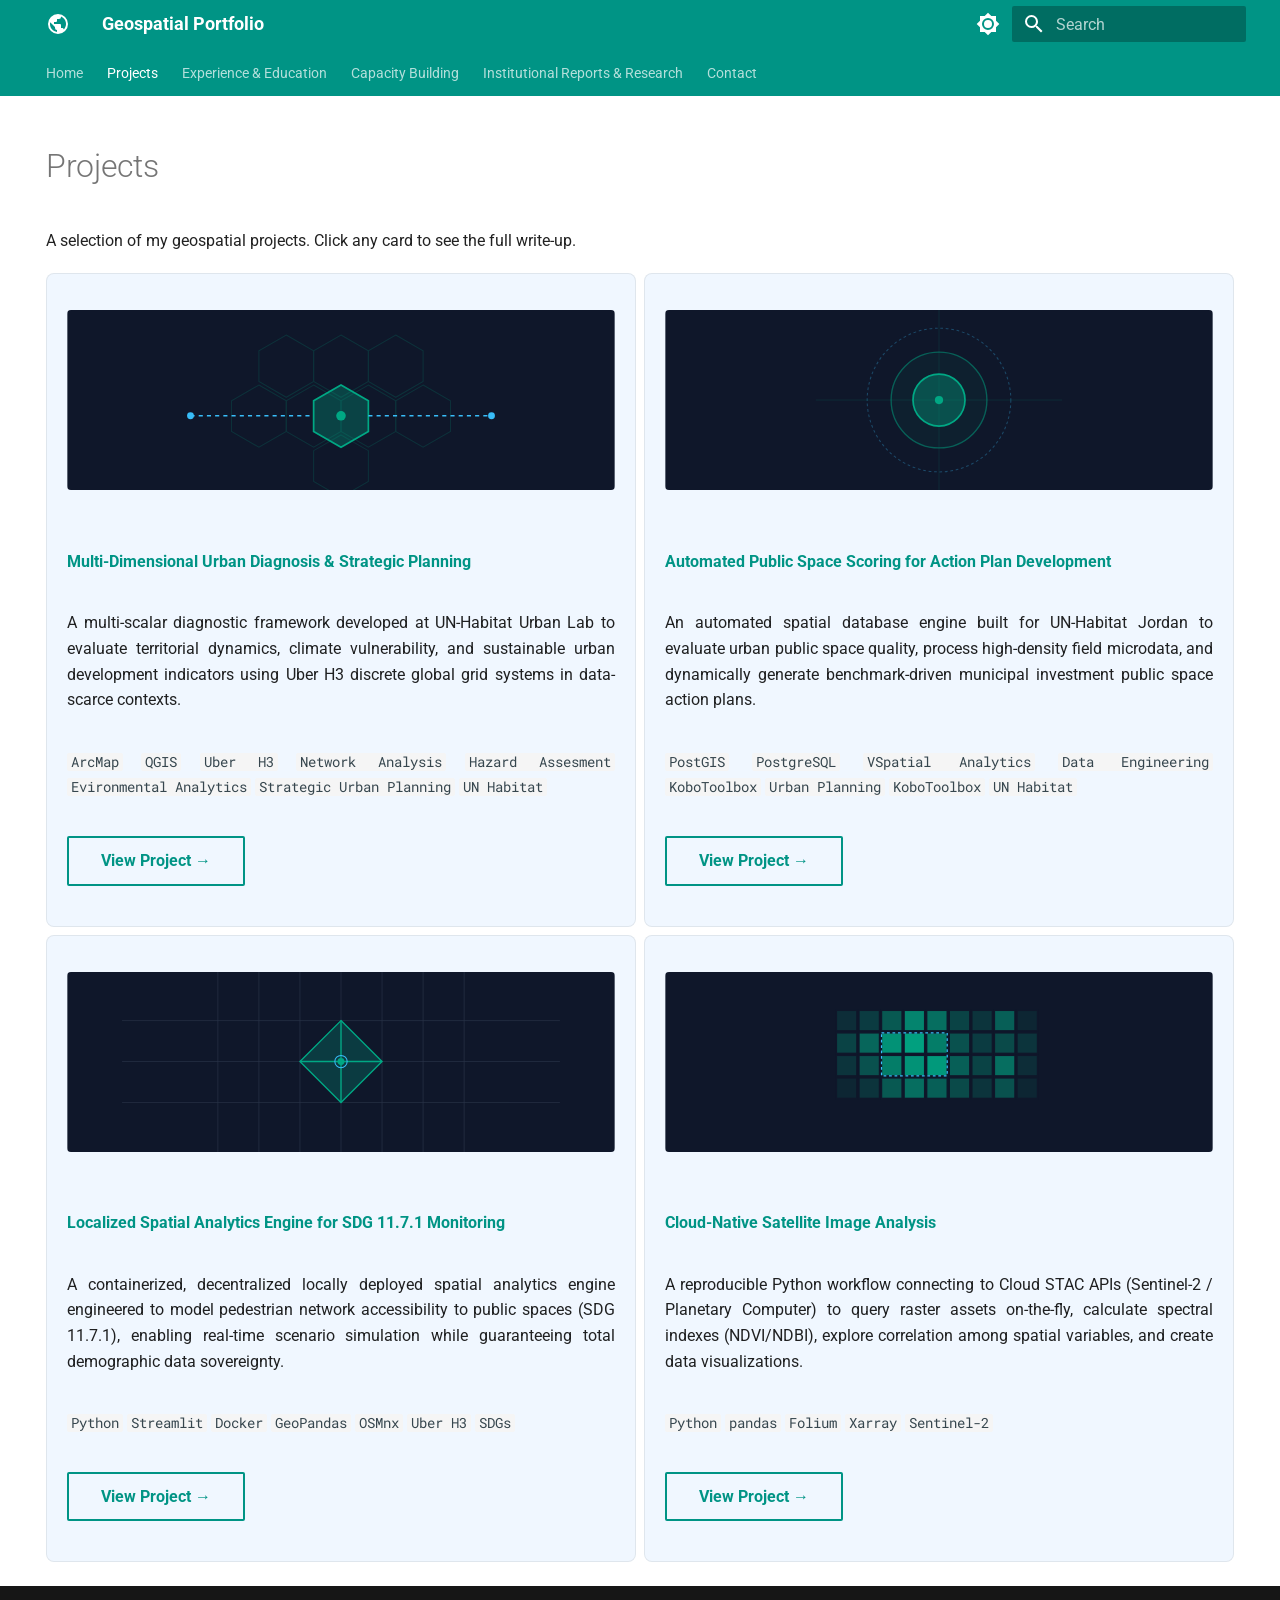
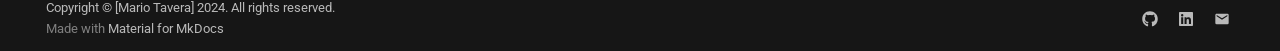
<file: projects/index.html>
<!DOCTYPE html><html lang="en" class="no-js"><head>
    
      <meta charset="utf-8">
      <meta name="viewport" content="width=device-width,initial-scale=1">
      
        <meta name="description" content="Portfolio of Mario Tavera — GIS, Remote Sensing, and Spatial Data Science">
      
      
        <meta name="author" content="Mario Tavera">
      
      
      
        <link rel="prev" href="..">
      
      
        <link rel="next" href="project-1/">
      
      
        
      
      
      <link rel="icon" href="../assets/images/favicon.png">
      <meta name="generator" content="mkdocs-1.6.1, mkdocs-material-9.7.7">
    
    
      
        <title>Back to Projects - Geospatial Portfolio</title>
      
    
    
      <link rel="stylesheet" href="../assets/stylesheets/main.ec1eaa64.min.css">
      
        
        <link rel="stylesheet" href="../assets/stylesheets/palette.ab4e12ef.min.css">
      
      


    
    
      
    
    
      
        
        
        <link rel="preconnect" href="https://fonts.gstatic.com" crossorigin="">
        <link rel="stylesheet" href="https://fonts.googleapis.com/css?family=Roboto:300,300i,400,400i,700,700i%7CRoboto+Mono:400,400i,700,700i&amp;display=fallback">
        <style>:root{--md-text-font:"Roboto";--md-code-font:"Roboto Mono"}</style>
      
    
    
      <link rel="stylesheet" href="../assets/css/extra.css">
    
    <script>__md_scope=new URL("..",location),__md_hash=e=>[...e].reduce(((e,_)=>(e<<5)-e+_.charCodeAt(0)),0),__md_get=(e,_=localStorage,t=__md_scope)=>JSON.parse(_.getItem(t.pathname+"."+e)),__md_set=(e,_,t=localStorage,a=__md_scope)=>{try{t.setItem(a.pathname+"."+e,JSON.stringify(_))}catch(e){}}</script>
    
      

    
    
  <link href="../assets/stylesheets/glightbox.min.css" rel="stylesheet"><script src="../assets/javascripts/glightbox.min.js"></script><style id="glightbox-style">
            html.glightbox-open { overflow: initial; height: 100%; }
            .gslide-title { margin-top: 0px; user-select: text; }
            .gslide-desc { color: #666; user-select: text; }
            .gslide-image img { background: white; }
            .gscrollbar-fixer { padding-right: 15px; }
            .gdesc-inner { font-size: 0.75rem; }
            body[data-md-color-scheme="slate"] .gdesc-inner { background: var(--md-default-bg-color); }
            body[data-md-color-scheme="slate"] .gslide-title { color: var(--md-default-fg-color); }
            body[data-md-color-scheme="slate"] .gslide-desc { color: var(--md-default-fg-color); }
        </style></head>
  
  
    
    
      
    
    
    
    
    <body dir="ltr" data-md-color-scheme="default" data-md-color-primary="teal" data-md-color-accent="green">
  
    
    <input class="md-toggle" data-md-toggle="drawer" type="checkbox" id="__drawer" autocomplete="off">
    <input class="md-toggle" data-md-toggle="search" type="checkbox" id="__search" autocomplete="off">
    <label class="md-overlay" for="__drawer"></label>
    <div data-md-component="skip">
      
        
        <a href="#projects" class="md-skip">
          Skip to content
        </a>
      
    </div>
    <div data-md-component="announce">
      
    </div>
    
    
      

<header class="md-header" data-md-component="header">
  <nav class="md-header__inner md-grid" aria-label="Header">
    <a href=".." title="Geospatial Portfolio" class="md-header__button md-logo" aria-label="Geospatial Portfolio" data-md-component="logo">
      
  
  <svg xmlns="http://www.w3.org/2000/svg" viewBox="0 0 24 24"><path d="M17.9 17.39c-.26-.8-1.01-1.39-1.9-1.39h-1v-3a1 1 0 0 0-1-1H8v-2h2a1 1 0 0 0 1-1V7h2a2 2 0 0 0 2-2v-.41a7.984 7.984 0 0 1 2.9 12.8M11 19.93c-3.95-.49-7-3.85-7-7.93 0-.62.08-1.22.21-1.79L9 15v1a2 2 0 0 0 2 2m1-16A10 10 0 0 0 2 12a10 10 0 0 0 10 10 10 10 0 0 0 10-10A10 10 0 0 0 12 2"></path></svg>

    </a>
    <label class="md-header__button md-icon" for="__drawer">
      
      <svg xmlns="http://www.w3.org/2000/svg" viewBox="0 0 24 24"><path d="M3 6h18v2H3zm0 5h18v2H3zm0 5h18v2H3z"></path></svg>
    </label>
    <div class="md-header__title" data-md-component="header-title">
      <div class="md-header__ellipsis">
        <div class="md-header__topic">
          <span class="md-ellipsis">
            Geospatial Portfolio
          </span>
        </div>
        <div class="md-header__topic" data-md-component="header-topic">
          <span class="md-ellipsis">
            
              Back to Projects
            
          </span>
        </div>
      </div>
    </div>
    
      
        <form class="md-header__option" data-md-component="palette">
  
    
    
    
    <input class="md-option" data-md-color-media="" data-md-color-scheme="default" data-md-color-primary="teal" data-md-color-accent="green" aria-label="Switch to dark mode" type="radio" name="__palette" id="__palette_0">
    
      <label class="md-header__button md-icon" title="Switch to dark mode" for="__palette_1" hidden="">
        <svg xmlns="http://www.w3.org/2000/svg" viewBox="0 0 24 24"><path d="M12 8a4 4 0 0 0-4 4 4 4 0 0 0 4 4 4 4 0 0 0 4-4 4 4 0 0 0-4-4m0 10a6 6 0 0 1-6-6 6 6 0 0 1 6-6 6 6 0 0 1 6 6 6 6 0 0 1-6 6m8-9.31V4h-4.69L12 .69 8.69 4H4v4.69L.69 12 4 15.31V20h4.69L12 23.31 15.31 20H20v-4.69L23.31 12z"></path></svg>
      </label>
    
  
    
    
    
    <input class="md-option" data-md-color-media="" data-md-color-scheme="slate" data-md-color-primary="indigo" data-md-color-accent="green" aria-label="Switch to light mode" type="radio" name="__palette" id="__palette_1">
    
      <label class="md-header__button md-icon" title="Switch to light mode" for="__palette_0" hidden="">
        <svg xmlns="http://www.w3.org/2000/svg" viewBox="0 0 24 24"><path d="M12 18c-.89 0-1.74-.2-2.5-.55C11.56 16.5 13 14.42 13 12s-1.44-4.5-3.5-5.45C10.26 6.2 11.11 6 12 6a6 6 0 0 1 6 6 6 6 0 0 1-6 6m8-9.31V4h-4.69L12 .69 8.69 4H4v4.69L.69 12 4 15.31V20h4.69L12 23.31 15.31 20H20v-4.69L23.31 12z"></path></svg>
      </label>
    
  
</form>
      
    
    
      <script>var palette=__md_get("__palette");if(palette&&palette.color){if("(prefers-color-scheme)"===palette.color.media){var media=matchMedia("(prefers-color-scheme: light)"),input=document.querySelector(media.matches?"[data-md-color-media='(prefers-color-scheme: light)']":"[data-md-color-media='(prefers-color-scheme: dark)']");palette.color.media=input.getAttribute("data-md-color-media"),palette.color.scheme=input.getAttribute("data-md-color-scheme"),palette.color.primary=input.getAttribute("data-md-color-primary"),palette.color.accent=input.getAttribute("data-md-color-accent")}for(var[key,value]of Object.entries(palette.color))document.body.setAttribute("data-md-color-"+key,value)}</script>
    
    
    
      
      
        <label class="md-header__button md-icon" for="__search">
          
          <svg xmlns="http://www.w3.org/2000/svg" viewBox="0 0 24 24"><path d="M9.5 3A6.5 6.5 0 0 1 16 9.5c0 1.61-.59 3.09-1.56 4.23l.27.27h.79l5 5-1.5 1.5-5-5v-.79l-.27-.27A6.52 6.52 0 0 1 9.5 16 6.5 6.5 0 0 1 3 9.5 6.5 6.5 0 0 1 9.5 3m0 2C7 5 5 7 5 9.5S7 14 9.5 14 14 12 14 9.5 12 5 9.5 5"></path></svg>
        </label>
        <div class="md-search" data-md-component="search" role="dialog">
  <label class="md-search__overlay" for="__search"></label>
  <div class="md-search__inner" role="search">
    <form class="md-search__form" name="search">
      <input type="text" class="md-search__input" name="query" aria-label="Search" placeholder="Search" autocapitalize="off" autocorrect="off" autocomplete="off" spellcheck="false" data-md-component="search-query" required="">
      <label class="md-search__icon md-icon" for="__search">
        
        <svg xmlns="http://www.w3.org/2000/svg" viewBox="0 0 24 24"><path d="M9.5 3A6.5 6.5 0 0 1 16 9.5c0 1.61-.59 3.09-1.56 4.23l.27.27h.79l5 5-1.5 1.5-5-5v-.79l-.27-.27A6.52 6.52 0 0 1 9.5 16 6.5 6.5 0 0 1 3 9.5 6.5 6.5 0 0 1 9.5 3m0 2C7 5 5 7 5 9.5S7 14 9.5 14 14 12 14 9.5 12 5 9.5 5"></path></svg>
        
        <svg xmlns="http://www.w3.org/2000/svg" viewBox="0 0 24 24"><path d="M20 11v2H8l5.5 5.5-1.42 1.42L4.16 12l7.92-7.92L13.5 5.5 8 11z"></path></svg>
      </label>
      <nav class="md-search__options" aria-label="Search">
        
        <button type="reset" class="md-search__icon md-icon" title="Clear" aria-label="Clear" tabindex="-1">
          
          <svg xmlns="http://www.w3.org/2000/svg" viewBox="0 0 24 24"><path d="M19 6.41 17.59 5 12 10.59 6.41 5 5 6.41 10.59 12 5 17.59 6.41 19 12 13.41 17.59 19 19 17.59 13.41 12z"></path></svg>
        </button>
      </nav>
      
    </form>
    <div class="md-search__output">
      <div class="md-search__scrollwrap" tabindex="0" data-md-scrollfix="">
        <div class="md-search-result" data-md-component="search-result">
          <div class="md-search-result__meta">
            Initializing search
          </div>
          <ol class="md-search-result__list" role="presentation"></ol>
        </div>
      </div>
    </div>
  </div>
</div>
      
    
    
  </nav>
  
</header>
    
    <div class="md-container" data-md-component="container">
      
      
        
          
            
<nav class="md-tabs" aria-label="Tabs" data-md-component="tabs">
  <div class="md-grid">
    <ul class="md-tabs__list">
      
        
  
  
  
  
    <li class="md-tabs__item">
      <a href=".." class="md-tabs__link">
        
  
  
    
  
  Home

      </a>
    </li>
  

      
        
  
  
  
    
  
  
    
    
      <li class="md-tabs__item md-tabs__item--active">
        <a href="./" class="md-tabs__link">
          
  
  
  Projects

        </a>
      </li>
    
  

      
        
  
  
  
  
    <li class="md-tabs__item">
      <a href="../experience/" class="md-tabs__link">
        
  
  
    
  
  Experience &amp; Education

      </a>
    </li>
  

      
        
  
  
  
  
    <li class="md-tabs__item">
      <a href="../capacity-building.md" class="md-tabs__link">
        
  
  
    
  
  Capacity Building

      </a>
    </li>
  

      
        
  
  
  
  
    <li class="md-tabs__item">
      <a href="../publications/" class="md-tabs__link">
        
  
  
    
  
  Institutional Reports &amp; Research

      </a>
    </li>
  

      
        
  
  
  
  
    <li class="md-tabs__item">
      <a href="../contact/" class="md-tabs__link">
        
  
  
    
  
  Contact

      </a>
    </li>
  

      
    </ul>
  </div>
</nav>
          
        
      
      <main class="md-main" data-md-component="main">
        <div class="md-main__inner md-grid">
          
            
              
                
              
              <div class="md-sidebar md-sidebar--primary" data-md-component="sidebar" data-md-type="navigation" hidden="">
                <div class="md-sidebar__scrollwrap">
                  <div class="md-sidebar__inner">
                    


  


<nav class="md-nav md-nav--primary md-nav--lifted" aria-label="Navigation" data-md-level="0">
  <label class="md-nav__title" for="__drawer">
    <a href=".." title="Geospatial Portfolio" class="md-nav__button md-logo" aria-label="Geospatial Portfolio" data-md-component="logo">
      
  
  <svg xmlns="http://www.w3.org/2000/svg" viewBox="0 0 24 24"><path d="M17.9 17.39c-.26-.8-1.01-1.39-1.9-1.39h-1v-3a1 1 0 0 0-1-1H8v-2h2a1 1 0 0 0 1-1V7h2a2 2 0 0 0 2-2v-.41a7.984 7.984 0 0 1 2.9 12.8M11 19.93c-3.95-.49-7-3.85-7-7.93 0-.62.08-1.22.21-1.79L9 15v1a2 2 0 0 0 2 2m1-16A10 10 0 0 0 2 12a10 10 0 0 0 10 10 10 10 0 0 0 10-10A10 10 0 0 0 12 2"></path></svg>

    </a>
    Geospatial Portfolio
  </label>
  
  <ul class="md-nav__list" data-md-scrollfix="">
    
      
      
  
  
  
  
    <li class="md-nav__item">
      <a href=".." class="md-nav__link">
        
  
  
  <span class="md-ellipsis">
    
  
    Home
  

    
  </span>
  
  

      </a>
    </li>
  

    
      
      
  
  
    
  
  
  
    
    
    
    
      
        
        
      
      
    
    
    <li class="md-nav__item md-nav__item--active md-nav__item--section md-nav__item--nested">
      
        
        
        <input class="md-nav__toggle md-toggle " type="checkbox" id="__nav_2" checked="">
        
          
          <label class="md-nav__link" for="__nav_2" id="__nav_2_label" tabindex="">
            
  
  
  <span class="md-ellipsis">
    
  
    Projects
  

    
  </span>
  
  

            <span class="md-nav__icon md-icon"></span>
          </label>
        
        <nav class="md-nav" data-md-level="1" aria-labelledby="__nav_2_label" aria-expanded="true">
          <label class="md-nav__title" for="__nav_2">
            <span class="md-nav__icon md-icon"></span>
            
  
    Projects
  

          </label>
          <ul class="md-nav__list" data-md-scrollfix="">
            
              
                
  
  
    
  
  
  
    <li class="md-nav__item md-nav__item--active">
      
      <input class="md-nav__toggle md-toggle" type="checkbox" id="__toc">
      
      
        
      
      
      <a href="./" class="md-nav__link md-nav__link--active">
        
  
  
  <span class="md-ellipsis">
    
  
    Back to Projects
  

    
  </span>
  
  

      </a>
      
    </li>
  

              
            
              
                
  
  
  
  
    <li class="md-nav__item">
      <a href="project-1/" class="md-nav__link">
        
  
  
  <span class="md-ellipsis">
    
  
    Multi-Dimensional Urban Diagnosis &amp; Strategic Planning
  

    
  </span>
  
  

      </a>
    </li>
  

              
            
              
                
  
  
  
  
    <li class="md-nav__item">
      <a href="project-2/" class="md-nav__link">
        
  
  
  <span class="md-ellipsis">
    
  
    Automated Public Space Scoring for Action Plan Development
  

    
  </span>
  
  

      </a>
    </li>
  

              
            
              
                
  
  
  
  
    <li class="md-nav__item">
      <a href="project-3/" class="md-nav__link">
        
  
  
  <span class="md-ellipsis">
    
  
    Localized Spatial Analytics Engine
  

    
  </span>
  
  

      </a>
    </li>
  

              
            
              
                
  
  
  
  
    <li class="md-nav__item">
      <a href="notebook-1/" class="md-nav__link">
        
  
  
  <span class="md-ellipsis">
    
  
    Cloud-Native Satellite Image Analysis
  

    
  </span>
  
  

      </a>
    </li>
  

              
            
          </ul>
        </nav>
      
    </li>
  

    
      
      
  
  
  
  
    <li class="md-nav__item">
      <a href="../experience/" class="md-nav__link">
        
  
  
  <span class="md-ellipsis">
    
  
    Experience &amp; Education
  

    
  </span>
  
  

      </a>
    </li>
  

    
      
      
  
  
  
  
    <li class="md-nav__item">
      <a href="../capacity-building.md" class="md-nav__link">
        
  
  
  <span class="md-ellipsis">
    
  
    Capacity Building
  

    
  </span>
  
  

      </a>
    </li>
  

    
      
      
  
  
  
  
    <li class="md-nav__item">
      <a href="../publications/" class="md-nav__link">
        
  
  
  <span class="md-ellipsis">
    
  
    Institutional Reports &amp; Research
  

    
  </span>
  
  

      </a>
    </li>
  

    
      
      
  
  
  
  
    <li class="md-nav__item">
      <a href="../contact/" class="md-nav__link">
        
  
  
  <span class="md-ellipsis">
    
  
    Contact
  

    
  </span>
  
  

      </a>
    </li>
  

    
  </ul>
</nav>
                  </div>
                </div>
              </div>
            
            
              
                
              
              <div class="md-sidebar md-sidebar--secondary" data-md-component="sidebar" data-md-type="toc" hidden="">
                <div class="md-sidebar__scrollwrap">
                  <div class="md-sidebar__inner">
                    

<nav class="md-nav md-nav--secondary" aria-label="Table of contents">
  
  
  
    
  
  
</nav>
                  </div>
                </div>
              </div>
            
          
          
            <div class="md-content" data-md-component="content">
              
              <article class="md-content__inner md-typeset">
                
                  
  




<!--
CHECKLIST FOR THIS PAGE:
- [ ] Replace the two placeholder cards (marked [YOUR PROJECT ...]) with your real projects
- [ ] For each project: add a thumbnail image to docs/assets/images/ and update the path below
- [ ] For each project: create a project page by copying sample-project.md
- [ ] For each project: add a nav entry in mkdocs.yml (see the comments there)
- [ ] Delete placeholder cards you don't need yet
--><h1 id="projects">Projects</h1>
<p>A selection of my geospatial projects. Click any card to see the full write-up.</p>
<div class="grid projects-grid">
<div class="project-card">
<p><a class="glightbox" data-type="image" data-width="auto" data-height="auto" href="../assets/images/project1-svg.svg" data-desc-position="bottom"><img alt="" src="../assets/images/project1-svg.svg"></a></p>
<p><strong><a href="project-1/">Multi-Dimensional Urban Diagnosis &amp; Strategic Planning</a></strong></p>
<p>A multi-scalar diagnostic framework developed at UN-Habitat Urban Lab to evaluate territorial dynamics, climate vulnerability, and sustainable urban development indicators using Uber H3 discrete global grid systems in data-scarce contexts.</p>
<p><code>ArcMap</code> <code>QGIS</code> <code>Uber H3</code> <code>Network Analysis</code> <code>Hazard Assesment</code> <code>Evironmental Analytics</code> <code>Strategic Urban Planning</code> <code>UN Habitat</code></p>
<p><a class="md-button" href="project-1/">View Project →</a></p>
</div>
<div class="project-card">
<p><a class="glightbox" data-type="image" data-width="auto" data-height="auto" href="../assets/images/project2-svg.svg" data-desc-position="bottom"><img alt="" src="../assets/images/project2-svg.svg"></a></p>
<p><strong><a href="projects/project-2.md">Automated Public Space Scoring for Action Plan Development</a></strong></p>
<p>An automated spatial database engine built for UN-Habitat Jordan to evaluate urban public space quality, process high-density field microdata, and dynamically generate benchmark-driven municipal investment public space action plans.</p>
<p><code>PostGIS</code> <code>PostgreSQL</code> <code>VSpatial Analytics</code> <code>Data Engineering</code> <code>KoboToolbox</code> <code>Urban Planning</code> <code>KoboToolbox</code> <code>UN Habitat</code></p>
<p><a class="md-button" href="project-2/">View Project →</a></p>
</div>
<div class="project-card">
<p><a class="glightbox" data-type="image" data-width="auto" data-height="auto" href="../assets/images/project3-svg.svg" data-desc-position="bottom"><img alt="" src="../assets/images/project3-svg.svg"></a></p>
<p><strong><a href="project-3/">Localized Spatial Analytics Engine for SDG 11.7.1 Monitoring</a></strong></p>
<p>A containerized, decentralized locally deployed spatial analytics engine engineered to model pedestrian network accessibility to public spaces (SDG 11.7.1), enabling real-time scenario simulation while guaranteeing total demographic data sovereignty.</p>
<p><code>Python</code> <code>Streamlit</code> <code>Docker</code> <code>GeoPandas</code> <code>OSMnx</code> <code>Uber H3</code> <code>SDGs</code></p>
<p><a class="md-button" href="project-3/">View Project →</a></p>
</div>
<div class="project-card">
<p><a class="glightbox" data-type="image" data-width="auto" data-height="auto" href="../assets/images/project4-svg.svg" data-desc-position="bottom"><img alt="" src="../assets/images/project4-svg.svg"></a></p>
<p><strong><a href="notebook-1/">Cloud-Native Satellite Image Analysis</a></strong></p>
<p>A reproducible Python workflow connecting to Cloud STAC APIs (Sentinel-2 / Planetary Computer) to query raster assets on-the-fly, calculate spectral indexes (NDVI/NDBI), explore correlation among spatial variables, and create data visualizations.</p>
<p><code>Python</code> <code>pandas</code> <code>Folium</code> <code>Xarray</code> <code>Sentinel-2</code></p>
<p><a class="md-button" href="notebook-1/">View Project →</a></p>
</div>
</div>







  
  




  



                
              </article>
            </div>
          
          
<script>var target=document.getElementById(location.hash.slice(1));target&&target.name&&(target.checked=target.name.startsWith("__tabbed_"))</script>
        </div>
        
          <button type="button" class="md-top md-icon" data-md-component="top" hidden="">
  
  <svg xmlns="http://www.w3.org/2000/svg" viewBox="0 0 24 24"><path d="M13 20h-2V8l-5.5 5.5-1.42-1.42L12 4.16l7.92 7.92-1.42 1.42L13 8z"></path></svg>
  Back to top
</button>
        
      </main>
      
        <footer class="md-footer">
  
  <div class="md-footer-meta md-typeset">
    <div class="md-footer-meta__inner md-grid">
      <div class="md-copyright">
  
    <div class="md-copyright__highlight">
      Copyright © [Mario Tavera] 2024. All rights reserved.
    </div>
  
  
    Made with
    <a href="https://squidfunk.github.io/mkdocs-material/" target="_blank" rel="noopener">
      Material for MkDocs
    </a>
  
</div>
      
        
<div class="md-social">
  
    
    
    
    
      
      
    
    <a href="https://github.com/Mariotavera" target="_blank" rel="noopener" title="github.com" class="md-social__link">
      <svg xmlns="http://www.w3.org/2000/svg" viewBox="0 0 512 512"><!--! Font Awesome Free 7.1.0 by @fontawesome - https://fontawesome.com License - https://fontawesome.com/license/free (Icons: CC BY 4.0, Fonts: SIL OFL 1.1, Code: MIT License) Copyright 2025 Fonticons, Inc.--><path d="M173.9 397.4c0 2-2.3 3.6-5.2 3.6-3.3.3-5.6-1.3-5.6-3.6 0-2 2.3-3.6 5.2-3.6 3-.3 5.6 1.3 5.6 3.6m-31.1-4.5c-.7 2 1.3 4.3 4.3 4.9 2.6 1 5.6 0 6.2-2s-1.3-4.3-4.3-5.2c-2.6-.7-5.5.3-6.2 2.3m44.2-1.7c-2.9.7-4.9 2.6-4.6 4.9.3 2 2.9 3.3 5.9 2.6 2.9-.7 4.9-2.6 4.6-4.6-.3-1.9-3-3.2-5.9-2.9M252.8 8C114.1 8 8 113.3 8 252c0 110.9 69.8 205.8 169.5 239.2 12.8 2.3 17.3-5.6 17.3-12.1 0-6.2-.3-40.4-.3-61.4 0 0-70 15-84.7-29.8 0 0-11.4-29.1-27.8-36.6 0 0-22.9-15.7 1.6-15.4 0 0 24.9 2 38.6 25.8 21.9 38.6 58.6 27.5 72.9 20.9 2.3-16 8.8-27.1 16-33.7-55.9-6.2-112.3-14.3-112.3-110.5 0-27.5 7.6-41.3 23.6-58.9-2.6-6.5-11.1-33.3 2.6-67.9 20.9-6.5 69 27 69 27 20-5.6 41.5-8.5 62.8-8.5s42.8 2.9 62.8 8.5c0 0 48.1-33.6 69-27 13.7 34.7 5.2 61.4 2.6 67.9 16 17.7 25.8 31.5 25.8 58.9 0 96.5-58.9 104.2-114.8 110.5 9.2 7.9 17 22.9 17 46.4 0 33.7-.3 75.4-.3 83.6 0 6.5 4.6 14.4 17.3 12.1C436.2 457.8 504 362.9 504 252 504 113.3 391.5 8 252.8 8M105.2 352.9c-1.3 1-1 3.3.7 5.2 1.6 1.6 3.9 2.3 5.2 1 1.3-1 1-3.3-.7-5.2-1.6-1.6-3.9-2.3-5.2-1m-10.8-8.1c-.7 1.3.3 2.9 2.3 3.9 1.6 1 3.6.7 4.3-.7.7-1.3-.3-2.9-2.3-3.9-2-.6-3.6-.3-4.3.7m32.4 35.6c-1.6 1.3-1 4.3 1.3 6.2 2.3 2.3 5.2 2.6 6.5 1 1.3-1.3.7-4.3-1.3-6.2-2.2-2.3-5.2-2.6-6.5-1m-11.4-14.7c-1.6 1-1.6 3.6 0 5.9s4.3 3.3 5.6 2.3c1.6-1.3 1.6-3.9 0-6.2-1.4-2.3-4-3.3-5.6-2"></path></svg>
    </a>
  
    
    
    
    
      
      
    
    <a href="https://linkedin.com/in/mario-tavera-palomino/" target="_blank" rel="noopener" title="linkedin.com" class="md-social__link">
      <svg xmlns="http://www.w3.org/2000/svg" viewBox="0 0 448 512"><!--! Font Awesome Free 7.1.0 by @fontawesome - https://fontawesome.com License - https://fontawesome.com/license/free (Icons: CC BY 4.0, Fonts: SIL OFL 1.1, Code: MIT License) Copyright 2025 Fonticons, Inc.--><path d="M416 32H31.9C14.3 32 0 46.5 0 64.3v383.4C0 465.5 14.3 480 31.9 480H416c17.6 0 32-14.5 32-32.3V64.3c0-17.8-14.4-32.3-32-32.3M135.4 416H69V202.2h66.5V416zM102.2 96a38.5 38.5 0 1 1 0 77 38.5 38.5 0 1 1 0-77m282.1 320h-66.4V312c0-24.8-.5-56.7-34.5-56.7-34.6 0-39.9 27-39.9 54.9V416h-66.4V202.2h63.7v29.2h.9c8.9-16.8 30.6-34.5 62.9-34.5 67.2 0 79.7 44.3 79.7 101.9z"></path></svg>
    </a>
  
    
    
    
    
    <a href="mailto:mariotaverapalomino@gmail.com" target="_blank" rel="noopener" title="" class="md-social__link">
      <svg xmlns="http://www.w3.org/2000/svg" viewBox="0 0 24 24"><path d="m20 8-8 5-8-5V6l8 5 8-5m0-2H4c-1.11 0-2 .89-2 2v12a2 2 0 0 0 2 2h16a2 2 0 0 0 2-2V6a2 2 0 0 0-2-2"></path></svg>
    </a>
  
</div>
      
    </div>
  </div>
</footer>
      
    </div>
    <div class="md-dialog" data-md-component="dialog">
      <div class="md-dialog__inner md-typeset"></div>
    </div>
    
    
    
      
      
      <script id="__config" type="application/json">{"annotate": null, "base": "..", "features": ["navigation.tabs", "navigation.top", "content.code.copy"], "search": "../assets/javascripts/workers/search.2c215733.min.js", "tags": null, "translations": {"clipboard.copied": "Copied to clipboard", "clipboard.copy": "Copy to clipboard", "search.result.more.one": "1 more on this page", "search.result.more.other": "# more on this page", "search.result.none": "No matching documents", "search.result.one": "1 matching document", "search.result.other": "# matching documents", "search.result.placeholder": "Type to start searching", "search.result.term.missing": "Missing", "select.version": "Select version"}, "version": null}</script>
    
    
      <script src="../assets/javascripts/bundle.d7400e89.min.js"></script>
      
    
  
<script id="init-glightbox">const lightbox = GLightbox({"touchNavigation": true, "loop": false, "zoomable": true, "draggable": true, "openEffect": "zoom", "closeEffect": "zoom", "slideEffect": "slide"});
document$.subscribe(()=>{ lightbox.reload(); });
</script></body></html>
</file>
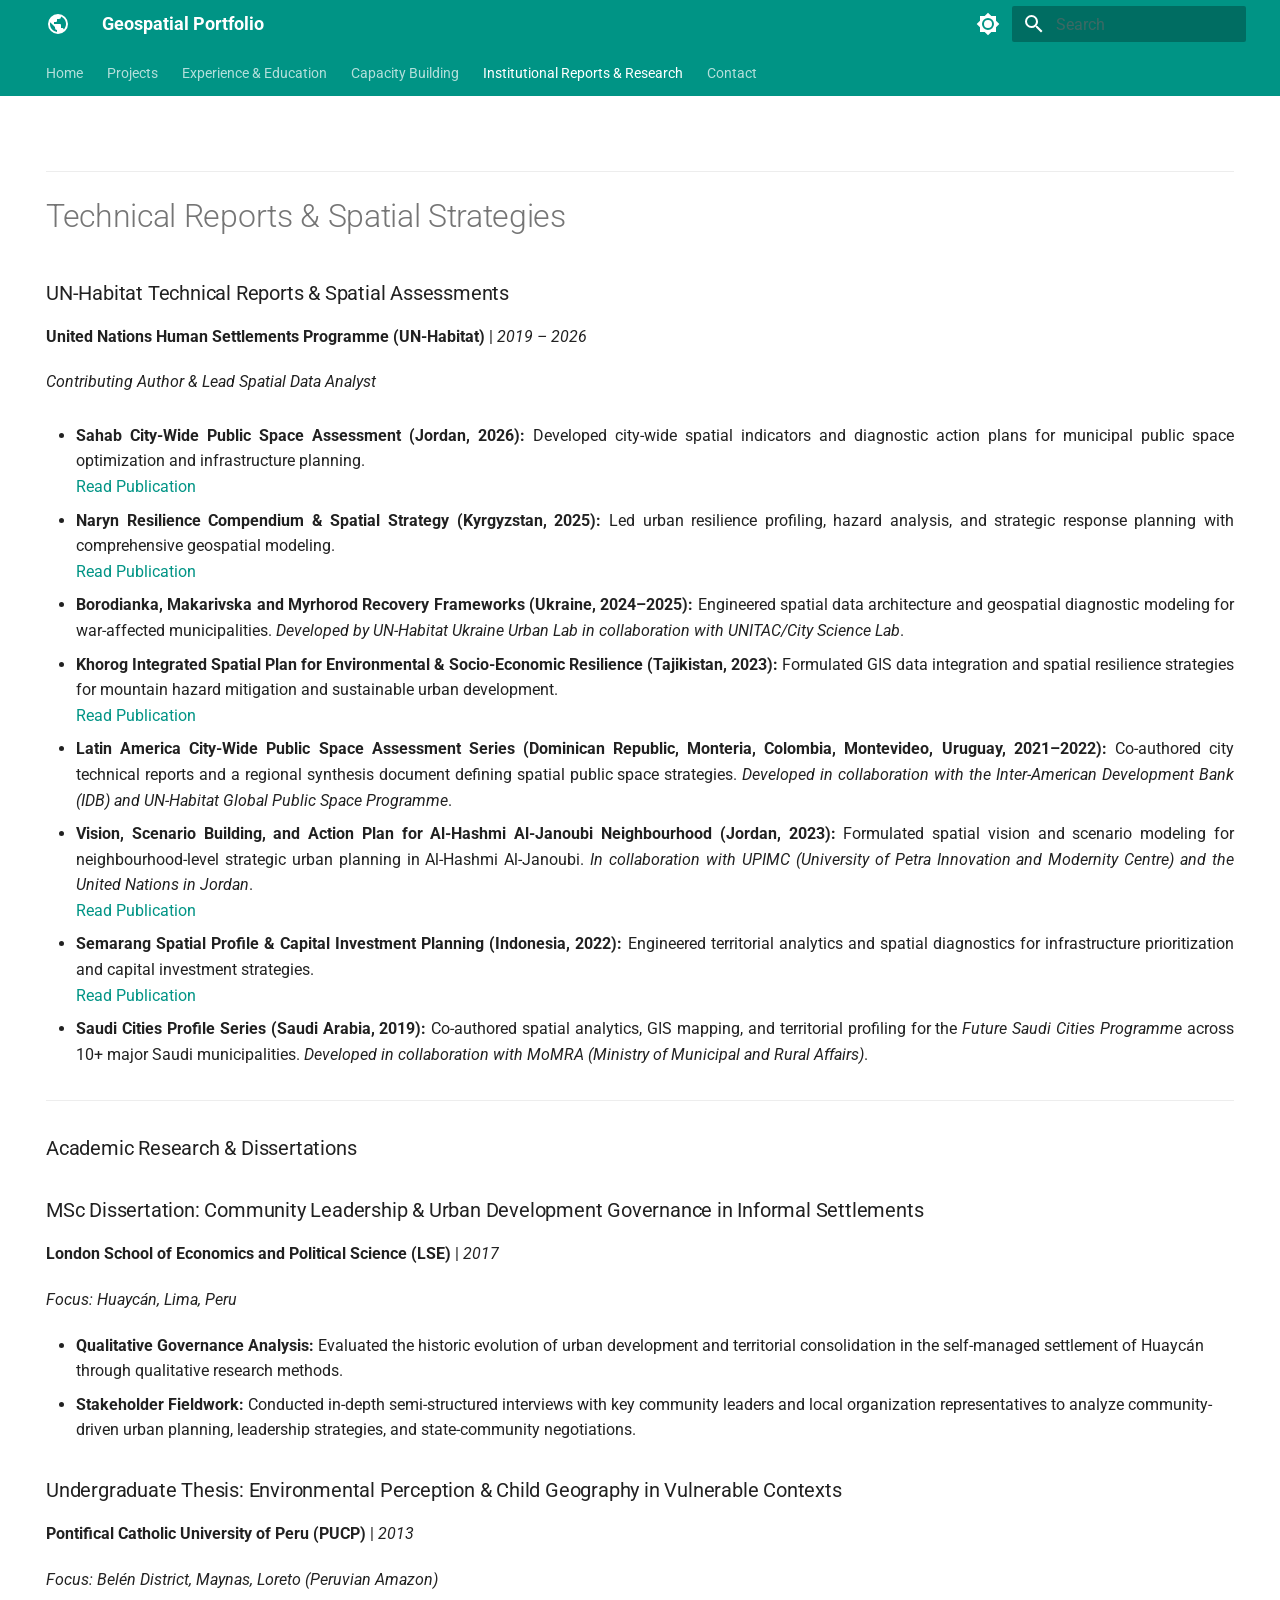
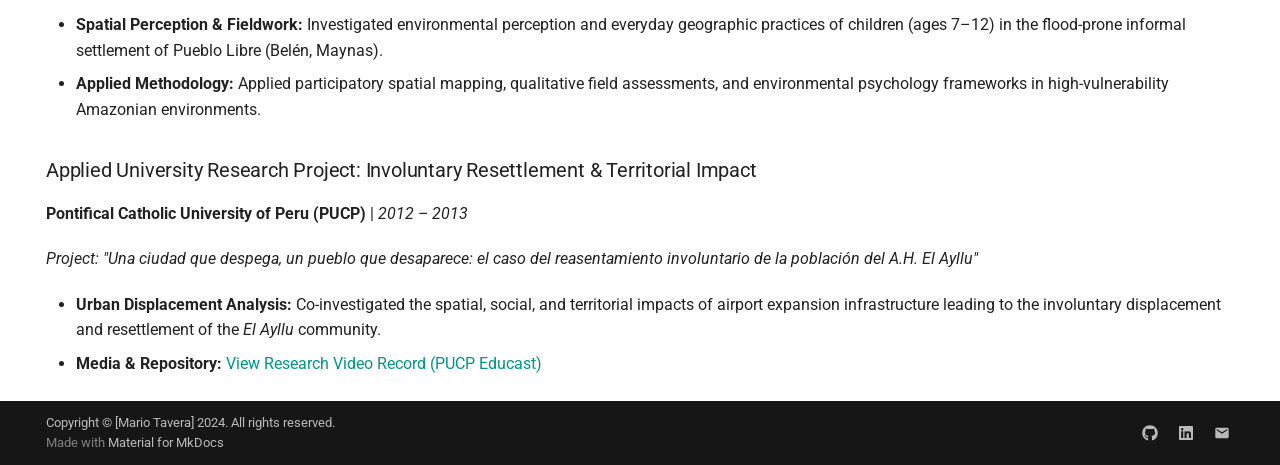
<file: publications/index.html>
<!DOCTYPE html><html lang="en" class="no-js"><head>
    
      <meta charset="utf-8">
      <meta name="viewport" content="width=device-width,initial-scale=1">
      
        <meta name="description" content="Portfolio of Mario Tavera — GIS, Remote Sensing, and Spatial Data Science">
      
      
        <meta name="author" content="Mario Tavera">
      
      
      
        <link rel="prev" href="../experience/">
      
      
        <link rel="next" href="../contact/">
      
      
        
      
      
      <link rel="icon" href="../assets/images/favicon.png">
      <meta name="generator" content="mkdocs-1.6.1, mkdocs-material-9.7.7">
    
    
      
        <title>Institutional Reports &amp; Research - Geospatial Portfolio</title>
      
    
    
      <link rel="stylesheet" href="../assets/stylesheets/main.ec1eaa64.min.css">
      
        
        <link rel="stylesheet" href="../assets/stylesheets/palette.ab4e12ef.min.css">
      
      


    
    
      
    
    
      
        
        
        <link rel="preconnect" href="https://fonts.gstatic.com" crossorigin="">
        <link rel="stylesheet" href="https://fonts.googleapis.com/css?family=Roboto:300,300i,400,400i,700,700i%7CRoboto+Mono:400,400i,700,700i&amp;display=fallback">
        <style>:root{--md-text-font:"Roboto";--md-code-font:"Roboto Mono"}</style>
      
    
    
      <link rel="stylesheet" href="../assets/css/extra.css">
    
    <script>__md_scope=new URL("..",location),__md_hash=e=>[...e].reduce(((e,_)=>(e<<5)-e+_.charCodeAt(0)),0),__md_get=(e,_=localStorage,t=__md_scope)=>JSON.parse(_.getItem(t.pathname+"."+e)),__md_set=(e,_,t=localStorage,a=__md_scope)=>{try{t.setItem(a.pathname+"."+e,JSON.stringify(_))}catch(e){}}</script>
    
      

    
    
  <link href="../assets/stylesheets/glightbox.min.css" rel="stylesheet"><script src="../assets/javascripts/glightbox.min.js"></script><style id="glightbox-style">
            html.glightbox-open { overflow: initial; height: 100%; }
            .gslide-title { margin-top: 0px; user-select: text; }
            .gslide-desc { color: #666; user-select: text; }
            .gslide-image img { background: white; }
            .gscrollbar-fixer { padding-right: 15px; }
            .gdesc-inner { font-size: 0.75rem; }
            body[data-md-color-scheme="slate"] .gdesc-inner { background: var(--md-default-bg-color); }
            body[data-md-color-scheme="slate"] .gslide-title { color: var(--md-default-fg-color); }
            body[data-md-color-scheme="slate"] .gslide-desc { color: var(--md-default-fg-color); }
        </style></head>
  
  
    
    
      
    
    
    
    
    <body dir="ltr" data-md-color-scheme="default" data-md-color-primary="teal" data-md-color-accent="green">
  
    
    <input class="md-toggle" data-md-toggle="drawer" type="checkbox" id="__drawer" autocomplete="off">
    <input class="md-toggle" data-md-toggle="search" type="checkbox" id="__search" autocomplete="off">
    <label class="md-overlay" for="__drawer"></label>
    <div data-md-component="skip">
      
        
        <a href="#technical-reports-spatial-strategies" class="md-skip">
          Skip to content
        </a>
      
    </div>
    <div data-md-component="announce">
      
    </div>
    
    
      

<header class="md-header" data-md-component="header">
  <nav class="md-header__inner md-grid" aria-label="Header">
    <a href=".." title="Geospatial Portfolio" class="md-header__button md-logo" aria-label="Geospatial Portfolio" data-md-component="logo">
      
  
  <svg xmlns="http://www.w3.org/2000/svg" viewBox="0 0 24 24"><path d="M17.9 17.39c-.26-.8-1.01-1.39-1.9-1.39h-1v-3a1 1 0 0 0-1-1H8v-2h2a1 1 0 0 0 1-1V7h2a2 2 0 0 0 2-2v-.41a7.984 7.984 0 0 1 2.9 12.8M11 19.93c-3.95-.49-7-3.85-7-7.93 0-.62.08-1.22.21-1.79L9 15v1a2 2 0 0 0 2 2m1-16A10 10 0 0 0 2 12a10 10 0 0 0 10 10 10 10 0 0 0 10-10A10 10 0 0 0 12 2"></path></svg>

    </a>
    <label class="md-header__button md-icon" for="__drawer">
      
      <svg xmlns="http://www.w3.org/2000/svg" viewBox="0 0 24 24"><path d="M3 6h18v2H3zm0 5h18v2H3zm0 5h18v2H3z"></path></svg>
    </label>
    <div class="md-header__title" data-md-component="header-title">
      <div class="md-header__ellipsis">
        <div class="md-header__topic">
          <span class="md-ellipsis">
            Geospatial Portfolio
          </span>
        </div>
        <div class="md-header__topic" data-md-component="header-topic">
          <span class="md-ellipsis">
            
              Institutional Reports &amp; Research
            
          </span>
        </div>
      </div>
    </div>
    
      
        <form class="md-header__option" data-md-component="palette">
  
    
    
    
    <input class="md-option" data-md-color-media="" data-md-color-scheme="default" data-md-color-primary="teal" data-md-color-accent="green" aria-label="Switch to dark mode" type="radio" name="__palette" id="__palette_0">
    
      <label class="md-header__button md-icon" title="Switch to dark mode" for="__palette_1" hidden="">
        <svg xmlns="http://www.w3.org/2000/svg" viewBox="0 0 24 24"><path d="M12 8a4 4 0 0 0-4 4 4 4 0 0 0 4 4 4 4 0 0 0 4-4 4 4 0 0 0-4-4m0 10a6 6 0 0 1-6-6 6 6 0 0 1 6-6 6 6 0 0 1 6 6 6 6 0 0 1-6 6m8-9.31V4h-4.69L12 .69 8.69 4H4v4.69L.69 12 4 15.31V20h4.69L12 23.31 15.31 20H20v-4.69L23.31 12z"></path></svg>
      </label>
    
  
    
    
    
    <input class="md-option" data-md-color-media="" data-md-color-scheme="slate" data-md-color-primary="indigo" data-md-color-accent="green" aria-label="Switch to light mode" type="radio" name="__palette" id="__palette_1">
    
      <label class="md-header__button md-icon" title="Switch to light mode" for="__palette_0" hidden="">
        <svg xmlns="http://www.w3.org/2000/svg" viewBox="0 0 24 24"><path d="M12 18c-.89 0-1.74-.2-2.5-.55C11.56 16.5 13 14.42 13 12s-1.44-4.5-3.5-5.45C10.26 6.2 11.11 6 12 6a6 6 0 0 1 6 6 6 6 0 0 1-6 6m8-9.31V4h-4.69L12 .69 8.69 4H4v4.69L.69 12 4 15.31V20h4.69L12 23.31 15.31 20H20v-4.69L23.31 12z"></path></svg>
      </label>
    
  
</form>
      
    
    
      <script>var palette=__md_get("__palette");if(palette&&palette.color){if("(prefers-color-scheme)"===palette.color.media){var media=matchMedia("(prefers-color-scheme: light)"),input=document.querySelector(media.matches?"[data-md-color-media='(prefers-color-scheme: light)']":"[data-md-color-media='(prefers-color-scheme: dark)']");palette.color.media=input.getAttribute("data-md-color-media"),palette.color.scheme=input.getAttribute("data-md-color-scheme"),palette.color.primary=input.getAttribute("data-md-color-primary"),palette.color.accent=input.getAttribute("data-md-color-accent")}for(var[key,value]of Object.entries(palette.color))document.body.setAttribute("data-md-color-"+key,value)}</script>
    
    
    
      
      
        <label class="md-header__button md-icon" for="__search">
          
          <svg xmlns="http://www.w3.org/2000/svg" viewBox="0 0 24 24"><path d="M9.5 3A6.5 6.5 0 0 1 16 9.5c0 1.61-.59 3.09-1.56 4.23l.27.27h.79l5 5-1.5 1.5-5-5v-.79l-.27-.27A6.52 6.52 0 0 1 9.5 16 6.5 6.5 0 0 1 3 9.5 6.5 6.5 0 0 1 9.5 3m0 2C7 5 5 7 5 9.5S7 14 9.5 14 14 12 14 9.5 12 5 9.5 5"></path></svg>
        </label>
        <div class="md-search" data-md-component="search" role="dialog">
  <label class="md-search__overlay" for="__search"></label>
  <div class="md-search__inner" role="search">
    <form class="md-search__form" name="search">
      <input type="text" class="md-search__input" name="query" aria-label="Search" placeholder="Search" autocapitalize="off" autocorrect="off" autocomplete="off" spellcheck="false" data-md-component="search-query" required="">
      <label class="md-search__icon md-icon" for="__search">
        
        <svg xmlns="http://www.w3.org/2000/svg" viewBox="0 0 24 24"><path d="M9.5 3A6.5 6.5 0 0 1 16 9.5c0 1.61-.59 3.09-1.56 4.23l.27.27h.79l5 5-1.5 1.5-5-5v-.79l-.27-.27A6.52 6.52 0 0 1 9.5 16 6.5 6.5 0 0 1 3 9.5 6.5 6.5 0 0 1 9.5 3m0 2C7 5 5 7 5 9.5S7 14 9.5 14 14 12 14 9.5 12 5 9.5 5"></path></svg>
        
        <svg xmlns="http://www.w3.org/2000/svg" viewBox="0 0 24 24"><path d="M20 11v2H8l5.5 5.5-1.42 1.42L4.16 12l7.92-7.92L13.5 5.5 8 11z"></path></svg>
      </label>
      <nav class="md-search__options" aria-label="Search">
        
        <button type="reset" class="md-search__icon md-icon" title="Clear" aria-label="Clear" tabindex="-1">
          
          <svg xmlns="http://www.w3.org/2000/svg" viewBox="0 0 24 24"><path d="M19 6.41 17.59 5 12 10.59 6.41 5 5 6.41 10.59 12 5 17.59 6.41 19 12 13.41 17.59 19 19 17.59 13.41 12z"></path></svg>
        </button>
      </nav>
      
    </form>
    <div class="md-search__output">
      <div class="md-search__scrollwrap" tabindex="0" data-md-scrollfix="">
        <div class="md-search-result" data-md-component="search-result">
          <div class="md-search-result__meta">
            Initializing search
          </div>
          <ol class="md-search-result__list" role="presentation"></ol>
        </div>
      </div>
    </div>
  </div>
</div>
      
    
    
  </nav>
  
</header>
    
    <div class="md-container" data-md-component="container">
      
      
        
          
            
<nav class="md-tabs" aria-label="Tabs" data-md-component="tabs">
  <div class="md-grid">
    <ul class="md-tabs__list">
      
        
  
  
  
  
    <li class="md-tabs__item">
      <a href=".." class="md-tabs__link">
        
  
  
    
  
  Home

      </a>
    </li>
  

      
        
  
  
  
  
    
    
      <li class="md-tabs__item">
        <a href="../projects/" class="md-tabs__link">
          
  
  
  Projects

        </a>
      </li>
    
  

      
        
  
  
  
  
    <li class="md-tabs__item">
      <a href="../experience/" class="md-tabs__link">
        
  
  
    
  
  Experience &amp; Education

      </a>
    </li>
  

      
        
  
  
  
  
    <li class="md-tabs__item">
      <a href="../capacity-building.md" class="md-tabs__link">
        
  
  
    
  
  Capacity Building

      </a>
    </li>
  

      
        
  
  
  
    
  
  
    <li class="md-tabs__item md-tabs__item--active">
      <a href="./" class="md-tabs__link">
        
  
  
    
  
  Institutional Reports &amp; Research

      </a>
    </li>
  

      
        
  
  
  
  
    <li class="md-tabs__item">
      <a href="../contact/" class="md-tabs__link">
        
  
  
    
  
  Contact

      </a>
    </li>
  

      
    </ul>
  </div>
</nav>
          
        
      
      <main class="md-main" data-md-component="main">
        <div class="md-main__inner md-grid">
          
            
              
                
              
              <div class="md-sidebar md-sidebar--primary" data-md-component="sidebar" data-md-type="navigation" hidden="">
                <div class="md-sidebar__scrollwrap">
                  <div class="md-sidebar__inner">
                    


  


<nav class="md-nav md-nav--primary md-nav--lifted" aria-label="Navigation" data-md-level="0">
  <label class="md-nav__title" for="__drawer">
    <a href=".." title="Geospatial Portfolio" class="md-nav__button md-logo" aria-label="Geospatial Portfolio" data-md-component="logo">
      
  
  <svg xmlns="http://www.w3.org/2000/svg" viewBox="0 0 24 24"><path d="M17.9 17.39c-.26-.8-1.01-1.39-1.9-1.39h-1v-3a1 1 0 0 0-1-1H8v-2h2a1 1 0 0 0 1-1V7h2a2 2 0 0 0 2-2v-.41a7.984 7.984 0 0 1 2.9 12.8M11 19.93c-3.95-.49-7-3.85-7-7.93 0-.62.08-1.22.21-1.79L9 15v1a2 2 0 0 0 2 2m1-16A10 10 0 0 0 2 12a10 10 0 0 0 10 10 10 10 0 0 0 10-10A10 10 0 0 0 12 2"></path></svg>

    </a>
    Geospatial Portfolio
  </label>
  
  <ul class="md-nav__list" data-md-scrollfix="">
    
      
      
  
  
  
  
    <li class="md-nav__item">
      <a href=".." class="md-nav__link">
        
  
  
  <span class="md-ellipsis">
    
  
    Home
  

    
  </span>
  
  

      </a>
    </li>
  

    
      
      
  
  
  
  
    
    
    
    
      
      
    
    
    <li class="md-nav__item md-nav__item--nested">
      
        
        
        <input class="md-nav__toggle md-toggle " type="checkbox" id="__nav_2">
        
          
          <label class="md-nav__link" for="__nav_2" id="__nav_2_label" tabindex="0">
            
  
  
  <span class="md-ellipsis">
    
  
    Projects
  

    
  </span>
  
  

            <span class="md-nav__icon md-icon"></span>
          </label>
        
        <nav class="md-nav" data-md-level="1" aria-labelledby="__nav_2_label" aria-expanded="false">
          <label class="md-nav__title" for="__nav_2">
            <span class="md-nav__icon md-icon"></span>
            
  
    Projects
  

          </label>
          <ul class="md-nav__list" data-md-scrollfix="">
            
              
                
  
  
  
  
    <li class="md-nav__item">
      <a href="../projects/" class="md-nav__link">
        
  
  
  <span class="md-ellipsis">
    
  
    Back to Projects
  

    
  </span>
  
  

      </a>
    </li>
  

              
            
              
                
  
  
  
  
    <li class="md-nav__item">
      <a href="../projects/project-1/" class="md-nav__link">
        
  
  
  <span class="md-ellipsis">
    
  
    Multi-Dimensional Urban Diagnosis &amp; Strategic Planning
  

    
  </span>
  
  

      </a>
    </li>
  

              
            
              
                
  
  
  
  
    <li class="md-nav__item">
      <a href="../projects/project-2/" class="md-nav__link">
        
  
  
  <span class="md-ellipsis">
    
  
    Automated Public Space Scoring for Action Plan Development
  

    
  </span>
  
  

      </a>
    </li>
  

              
            
              
                
  
  
  
  
    <li class="md-nav__item">
      <a href="../projects/project-3/" class="md-nav__link">
        
  
  
  <span class="md-ellipsis">
    
  
    Localized Spatial Analytics Engine
  

    
  </span>
  
  

      </a>
    </li>
  

              
            
              
                
  
  
  
  
    <li class="md-nav__item">
      <a href="../projects/notebook-1/" class="md-nav__link">
        
  
  
  <span class="md-ellipsis">
    
  
    Cloud-Native Satellite Image Analysis
  

    
  </span>
  
  

      </a>
    </li>
  

              
            
          </ul>
        </nav>
      
    </li>
  

    
      
      
  
  
  
  
    <li class="md-nav__item">
      <a href="../experience/" class="md-nav__link">
        
  
  
  <span class="md-ellipsis">
    
  
    Experience &amp; Education
  

    
  </span>
  
  

      </a>
    </li>
  

    
      
      
  
  
  
  
    <li class="md-nav__item">
      <a href="../capacity-building.md" class="md-nav__link">
        
  
  
  <span class="md-ellipsis">
    
  
    Capacity Building
  

    
  </span>
  
  

      </a>
    </li>
  

    
      
      
  
  
    
  
  
  
    <li class="md-nav__item md-nav__item--active">
      
      <input class="md-nav__toggle md-toggle" type="checkbox" id="__toc">
      
      
        
      
      
        <label class="md-nav__link md-nav__link--active" for="__toc">
          
  
  
  <span class="md-ellipsis">
    
  
    Institutional Reports &amp; Research
  

    
  </span>
  
  

          <span class="md-nav__icon md-icon"></span>
        </label>
      
      <a href="./" class="md-nav__link md-nav__link--active">
        
  
  
  <span class="md-ellipsis">
    
  
    Institutional Reports &amp; Research
  

    
  </span>
  
  

      </a>
      
        

<nav class="md-nav md-nav--secondary" aria-label="Table of contents">
  
  
  
    
  
  
    <label class="md-nav__title" for="__toc">
      <span class="md-nav__icon md-icon"></span>
      Table of contents
    </label>
    <ul class="md-nav__list" data-md-component="toc" data-md-scrollfix="">
      
        <li class="md-nav__item">
  <a href="#un-habitat-technical-reports-spatial-assessments" class="md-nav__link">
    <span class="md-ellipsis">
      
        UN-Habitat Technical Reports &amp; Spatial Assessments
      
    </span>
  </a>
  
</li>
      
        <li class="md-nav__item">
  <a href="#academic-research-dissertations" class="md-nav__link">
    <span class="md-ellipsis">
      
        Academic Research &amp; Dissertations
      
    </span>
  </a>
  
</li>
      
        <li class="md-nav__item">
  <a href="#msc-dissertation-community-leadership-urban-development-governance-in-informal-settlements" class="md-nav__link">
    <span class="md-ellipsis">
      
        MSc Dissertation: Community Leadership &amp; Urban Development Governance in Informal Settlements
      
    </span>
  </a>
  
</li>
      
        <li class="md-nav__item">
  <a href="#undergraduate-thesis-environmental-perception-child-geography-in-vulnerable-contexts" class="md-nav__link">
    <span class="md-ellipsis">
      
        Undergraduate Thesis: Environmental Perception &amp; Child Geography in Vulnerable Contexts
      
    </span>
  </a>
  
</li>
      
        <li class="md-nav__item">
  <a href="#applied-university-research-project-involuntary-resettlement-territorial-impact" class="md-nav__link">
    <span class="md-ellipsis">
      
        Applied University Research Project: Involuntary Resettlement &amp; Territorial Impact
      
    </span>
  </a>
  
</li>
      
    </ul>
  
</nav>
      
    </li>
  

    
      
      
  
  
  
  
    <li class="md-nav__item">
      <a href="../contact/" class="md-nav__link">
        
  
  
  <span class="md-ellipsis">
    
  
    Contact
  

    
  </span>
  
  

      </a>
    </li>
  

    
  </ul>
</nav>
                  </div>
                </div>
              </div>
            
            
              
                
              
              <div class="md-sidebar md-sidebar--secondary" data-md-component="sidebar" data-md-type="toc" hidden="">
                <div class="md-sidebar__scrollwrap">
                  <div class="md-sidebar__inner">
                    

<nav class="md-nav md-nav--secondary" aria-label="Table of contents">
  
  
  
    
  
  
    <label class="md-nav__title" for="__toc">
      <span class="md-nav__icon md-icon"></span>
      Table of contents
    </label>
    <ul class="md-nav__list" data-md-component="toc" data-md-scrollfix="">
      
        <li class="md-nav__item">
  <a href="#un-habitat-technical-reports-spatial-assessments" class="md-nav__link">
    <span class="md-ellipsis">
      
        UN-Habitat Technical Reports &amp; Spatial Assessments
      
    </span>
  </a>
  
</li>
      
        <li class="md-nav__item">
  <a href="#academic-research-dissertations" class="md-nav__link">
    <span class="md-ellipsis">
      
        Academic Research &amp; Dissertations
      
    </span>
  </a>
  
</li>
      
        <li class="md-nav__item">
  <a href="#msc-dissertation-community-leadership-urban-development-governance-in-informal-settlements" class="md-nav__link">
    <span class="md-ellipsis">
      
        MSc Dissertation: Community Leadership &amp; Urban Development Governance in Informal Settlements
      
    </span>
  </a>
  
</li>
      
        <li class="md-nav__item">
  <a href="#undergraduate-thesis-environmental-perception-child-geography-in-vulnerable-contexts" class="md-nav__link">
    <span class="md-ellipsis">
      
        Undergraduate Thesis: Environmental Perception &amp; Child Geography in Vulnerable Contexts
      
    </span>
  </a>
  
</li>
      
        <li class="md-nav__item">
  <a href="#applied-university-research-project-involuntary-resettlement-territorial-impact" class="md-nav__link">
    <span class="md-ellipsis">
      
        Applied University Research Project: Involuntary Resettlement &amp; Territorial Impact
      
    </span>
  </a>
  
</li>
      
    </ul>
  
</nav>
                  </div>
                </div>
              </div>
            
          
          
            <div class="md-content" data-md-component="content">
              
              <article class="md-content__inner md-typeset">
                
                  
  




<!--
CHECKLIST FOR THIS PAGE:
- [ ] Replace each [YOUR ...] placeholder with your actual information
- [ ] Add or remove entries in each section as needed
- [ ] Remove sections that are not applicable (e.g., Theses, Conference Presentations)
- [ ] Add DOI or URL links where available
--><hr>
<h1 id="technical-reports-spatial-strategies">Technical Reports &amp; Spatial Strategies</h1>
<h3 id="un-habitat-technical-reports-spatial-assessments">UN-Habitat Technical Reports &amp; Spatial Assessments</h3>
<p><strong>United Nations Human Settlements Programme (UN-Habitat)</strong> | <em>2019 – 2026</em></p>
<p><em>Contributing Author &amp; Lead Spatial Data Analyst</em></p>
<ul>
<li>
<p><strong>Sahab City-Wide Public Space Assessment (Jordan, 2026):</strong> Developed city-wide spatial indicators and diagnostic action plans for municipal public space optimization and infrastructure planning.<br>
<a href="https://unhabitat.org/sites/default/files/2026/04/260423-cwa_sahab.pdf">Read Publication</a></p>
</li>
<li>
<p><strong>Naryn Resilience Compendium &amp; Spatial Strategy (Kyrgyzstan, 2025):</strong> Led urban resilience profiling, hazard analysis, and strategic response planning with comprehensive geospatial modeling.<br>
<a href="https://unhabitat.org/sites/default/files/2025/01/naryn_compendium_part_1-min_1.pdf">Read Publication</a></p>
</li>
<li>
<p><strong>Borodianka, Makarivska and Myrhorod Recovery Frameworks (Ukraine, 2024–2025):</strong> Engineered spatial data architecture and geospatial diagnostic modeling for war-affected municipalities. <em>Developed by UN-Habitat Ukraine Urban Lab in collaboration with UNITAC/City Science Lab</em>.</p>
</li>
<li>
<p><strong>Khorog Integrated Spatial Plan for Environmental &amp; Socio-Economic Resilience (Tajikistan, 2023):</strong> Formulated GIS data integration and spatial resilience strategies for mountain hazard mitigation and sustainable urban development.<br>
<a href="https://unhabitat.org/integrated-spatial-plan-for-environmental-and-socio-economic-resilience-khorog-tajikistan">Read Publication</a></p>
</li>
<li>
<p><strong>Latin America City-Wide Public Space Assessment Series (Dominican Republic, Monteria, Colombia, Montevideo, Uruguay, 2021–2022):</strong> Co-authored city technical reports and a regional synthesis document defining spatial public space strategies. <em>Developed in collaboration with the Inter-American Development Bank (IDB) and UN-Habitat Global Public Space Programme</em>.</p>
</li>
<li>
<p><strong>Vision, Scenario Building, and Action Plan for Al-Hashmi Al-Janoubi Neighbourhood (Jordan, 2023):</strong> Formulated spatial vision and scenario modeling for neighbourhood-level strategic urban planning in Al-Hashmi Al-Janoubi. <em>In collaboration with UPIMC (University of Petra Innovation and Modernity Centre) and the United Nations in Jordan</em>.<br>
<a href="https://jordan.un.org/sites/default/files/remote-resources/92050ed6576a421bb74b7a19f9fefa0f.pdf">Read Publication</a></p>
</li>
<li>
<p><strong>Semarang Spatial Profile &amp; Capital Investment Planning (Indonesia, 2022):</strong> Engineered territorial analytics and spatial diagnostics for infrastructure prioritization and capital investment strategies.<br>
<a href="https://jordan.un.org/sites/default/files/remote-resources/92050ed6576a421bb74b7a19f9fefa0f.pdf">Read Publication</a></p>
</li>
<li>
<p><strong>Saudi Cities Profile Series (Saudi Arabia, 2019):</strong> Co-authored spatial analytics, GIS mapping, and territorial profiling for the <em>Future Saudi Cities Programme</em> across 10+ major Saudi municipalities. <em>Developed in collaboration with MoMRA (Ministry of Municipal and Rural Affairs)</em>.</p>
</li>
</ul>
<hr>
<h3 id="academic-research-dissertations">Academic Research &amp; Dissertations</h3>
<h3 id="msc-dissertation-community-leadership-urban-development-governance-in-informal-settlements">MSc Dissertation: Community Leadership &amp; Urban Development Governance in Informal Settlements</h3>
<p><strong>London School of Economics and Political Science (LSE)</strong> | <em>2017</em></p>
<p><em>Focus: Huaycán, Lima, Peru</em></p>
<ul>
<li><strong>Qualitative Governance Analysis:</strong> Evaluated the historic evolution of urban development and territorial consolidation in the self-managed settlement of Huaycán through qualitative research methods.</li>
<li><strong>Stakeholder Fieldwork:</strong> Conducted in-depth semi-structured interviews with key community leaders and local organization representatives to analyze community-driven urban planning, leadership strategies, and state-community negotiations.</li>
</ul>
<h3 id="undergraduate-thesis-environmental-perception-child-geography-in-vulnerable-contexts">Undergraduate Thesis: Environmental Perception &amp; Child Geography in Vulnerable Contexts</h3>
<p><strong>Pontifical Catholic University of Peru (PUCP)</strong> | <em>2013</em></p>
<p><em>Focus: Belén District, Maynas, Loreto (Peruvian Amazon)</em></p>
<ul>
<li><strong>Spatial Perception &amp; Fieldwork:</strong> Investigated environmental perception and everyday geographic practices of children (ages 7–12) in the flood-prone informal settlement of Pueblo Libre (Belén, Maynas).</li>
<li><strong>Applied Methodology:</strong> Applied participatory spatial mapping, qualitative field assessments, and environmental psychology frameworks in high-vulnerability Amazonian environments.</li>
</ul>
<h3 id="applied-university-research-project-involuntary-resettlement-territorial-impact">Applied University Research Project: Involuntary Resettlement &amp; Territorial Impact</h3>
<p><strong>Pontifical Catholic University of Peru (PUCP)</strong> | <em>2012 – 2013</em></p>
<p><em>Project: "Una ciudad que despega, un pueblo que desaparece: el caso del reasentamiento involuntario de la población del A.H. El Ayllu"</em></p>
<ul>
<li><strong>Urban Displacement Analysis:</strong> Co-investigated the spatial, social, and territorial impacts of airport expansion infrastructure leading to the involuntary displacement and resettlement of the <em>El Ayllu</em> community.</li>
<li><strong>Media &amp; Repository:</strong> <a href="https://educast.pucp.edu.pe/video/2624/una_ciudad_que_despega_un_pueblo_que_desaparece_el_caso_del_reasentamiento_involuntario_de_la_poblacion_del_ah_el_ayllu_2_de_2">View Research Video Record (PUCP Educast)</a></li>
</ul>







  
  




  



                
              </article>
            </div>
          
          
<script>var target=document.getElementById(location.hash.slice(1));target&&target.name&&(target.checked=target.name.startsWith("__tabbed_"))</script>
        </div>
        
          <button type="button" class="md-top md-icon" data-md-component="top" hidden="">
  
  <svg xmlns="http://www.w3.org/2000/svg" viewBox="0 0 24 24"><path d="M13 20h-2V8l-5.5 5.5-1.42-1.42L12 4.16l7.92 7.92-1.42 1.42L13 8z"></path></svg>
  Back to top
</button>
        
      </main>
      
        <footer class="md-footer">
  
  <div class="md-footer-meta md-typeset">
    <div class="md-footer-meta__inner md-grid">
      <div class="md-copyright">
  
    <div class="md-copyright__highlight">
      Copyright © [Mario Tavera] 2024. All rights reserved.
    </div>
  
  
    Made with
    <a href="https://squidfunk.github.io/mkdocs-material/" target="_blank" rel="noopener">
      Material for MkDocs
    </a>
  
</div>
      
        
<div class="md-social">
  
    
    
    
    
      
      
    
    <a href="https://github.com/Mariotavera" target="_blank" rel="noopener" title="github.com" class="md-social__link">
      <svg xmlns="http://www.w3.org/2000/svg" viewBox="0 0 512 512"><!--! Font Awesome Free 7.1.0 by @fontawesome - https://fontawesome.com License - https://fontawesome.com/license/free (Icons: CC BY 4.0, Fonts: SIL OFL 1.1, Code: MIT License) Copyright 2025 Fonticons, Inc.--><path d="M173.9 397.4c0 2-2.3 3.6-5.2 3.6-3.3.3-5.6-1.3-5.6-3.6 0-2 2.3-3.6 5.2-3.6 3-.3 5.6 1.3 5.6 3.6m-31.1-4.5c-.7 2 1.3 4.3 4.3 4.9 2.6 1 5.6 0 6.2-2s-1.3-4.3-4.3-5.2c-2.6-.7-5.5.3-6.2 2.3m44.2-1.7c-2.9.7-4.9 2.6-4.6 4.9.3 2 2.9 3.3 5.9 2.6 2.9-.7 4.9-2.6 4.6-4.6-.3-1.9-3-3.2-5.9-2.9M252.8 8C114.1 8 8 113.3 8 252c0 110.9 69.8 205.8 169.5 239.2 12.8 2.3 17.3-5.6 17.3-12.1 0-6.2-.3-40.4-.3-61.4 0 0-70 15-84.7-29.8 0 0-11.4-29.1-27.8-36.6 0 0-22.9-15.7 1.6-15.4 0 0 24.9 2 38.6 25.8 21.9 38.6 58.6 27.5 72.9 20.9 2.3-16 8.8-27.1 16-33.7-55.9-6.2-112.3-14.3-112.3-110.5 0-27.5 7.6-41.3 23.6-58.9-2.6-6.5-11.1-33.3 2.6-67.9 20.9-6.5 69 27 69 27 20-5.6 41.5-8.5 62.8-8.5s42.8 2.9 62.8 8.5c0 0 48.1-33.6 69-27 13.7 34.7 5.2 61.4 2.6 67.9 16 17.7 25.8 31.5 25.8 58.9 0 96.5-58.9 104.2-114.8 110.5 9.2 7.9 17 22.9 17 46.4 0 33.7-.3 75.4-.3 83.6 0 6.5 4.6 14.4 17.3 12.1C436.2 457.8 504 362.9 504 252 504 113.3 391.5 8 252.8 8M105.2 352.9c-1.3 1-1 3.3.7 5.2 1.6 1.6 3.9 2.3 5.2 1 1.3-1 1-3.3-.7-5.2-1.6-1.6-3.9-2.3-5.2-1m-10.8-8.1c-.7 1.3.3 2.9 2.3 3.9 1.6 1 3.6.7 4.3-.7.7-1.3-.3-2.9-2.3-3.9-2-.6-3.6-.3-4.3.7m32.4 35.6c-1.6 1.3-1 4.3 1.3 6.2 2.3 2.3 5.2 2.6 6.5 1 1.3-1.3.7-4.3-1.3-6.2-2.2-2.3-5.2-2.6-6.5-1m-11.4-14.7c-1.6 1-1.6 3.6 0 5.9s4.3 3.3 5.6 2.3c1.6-1.3 1.6-3.9 0-6.2-1.4-2.3-4-3.3-5.6-2"></path></svg>
    </a>
  
    
    
    
    
      
      
    
    <a href="https://linkedin.com/in/mario-tavera-palomino/" target="_blank" rel="noopener" title="linkedin.com" class="md-social__link">
      <svg xmlns="http://www.w3.org/2000/svg" viewBox="0 0 448 512"><!--! Font Awesome Free 7.1.0 by @fontawesome - https://fontawesome.com License - https://fontawesome.com/license/free (Icons: CC BY 4.0, Fonts: SIL OFL 1.1, Code: MIT License) Copyright 2025 Fonticons, Inc.--><path d="M416 32H31.9C14.3 32 0 46.5 0 64.3v383.4C0 465.5 14.3 480 31.9 480H416c17.6 0 32-14.5 32-32.3V64.3c0-17.8-14.4-32.3-32-32.3M135.4 416H69V202.2h66.5V416zM102.2 96a38.5 38.5 0 1 1 0 77 38.5 38.5 0 1 1 0-77m282.1 320h-66.4V312c0-24.8-.5-56.7-34.5-56.7-34.6 0-39.9 27-39.9 54.9V416h-66.4V202.2h63.7v29.2h.9c8.9-16.8 30.6-34.5 62.9-34.5 67.2 0 79.7 44.3 79.7 101.9z"></path></svg>
    </a>
  
    
    
    
    
    <a href="mailto:mariotaverapalomino@gmail.com" target="_blank" rel="noopener" title="" class="md-social__link">
      <svg xmlns="http://www.w3.org/2000/svg" viewBox="0 0 24 24"><path d="m20 8-8 5-8-5V6l8 5 8-5m0-2H4c-1.11 0-2 .89-2 2v12a2 2 0 0 0 2 2h16a2 2 0 0 0 2-2V6a2 2 0 0 0-2-2"></path></svg>
    </a>
  
</div>
      
    </div>
  </div>
</footer>
      
    </div>
    <div class="md-dialog" data-md-component="dialog">
      <div class="md-dialog__inner md-typeset"></div>
    </div>
    
    
    
      
      
      <script id="__config" type="application/json">{"annotate": null, "base": "..", "features": ["navigation.tabs", "navigation.top", "content.code.copy"], "search": "../assets/javascripts/workers/search.2c215733.min.js", "tags": null, "translations": {"clipboard.copied": "Copied to clipboard", "clipboard.copy": "Copy to clipboard", "search.result.more.one": "1 more on this page", "search.result.more.other": "# more on this page", "search.result.none": "No matching documents", "search.result.one": "1 matching document", "search.result.other": "# matching documents", "search.result.placeholder": "Type to start searching", "search.result.term.missing": "Missing", "select.version": "Select version"}, "version": null}</script>
    
    
      <script src="../assets/javascripts/bundle.d7400e89.min.js"></script>
      
    
  
<script id="init-glightbox">const lightbox = GLightbox({"touchNavigation": true, "loop": false, "zoomable": true, "draggable": true, "openEffect": "zoom", "closeEffect": "zoom", "slideEffect": "slide"});
document$.subscribe(()=>{ lightbox.reload(); });
</script></body></html>
</file>
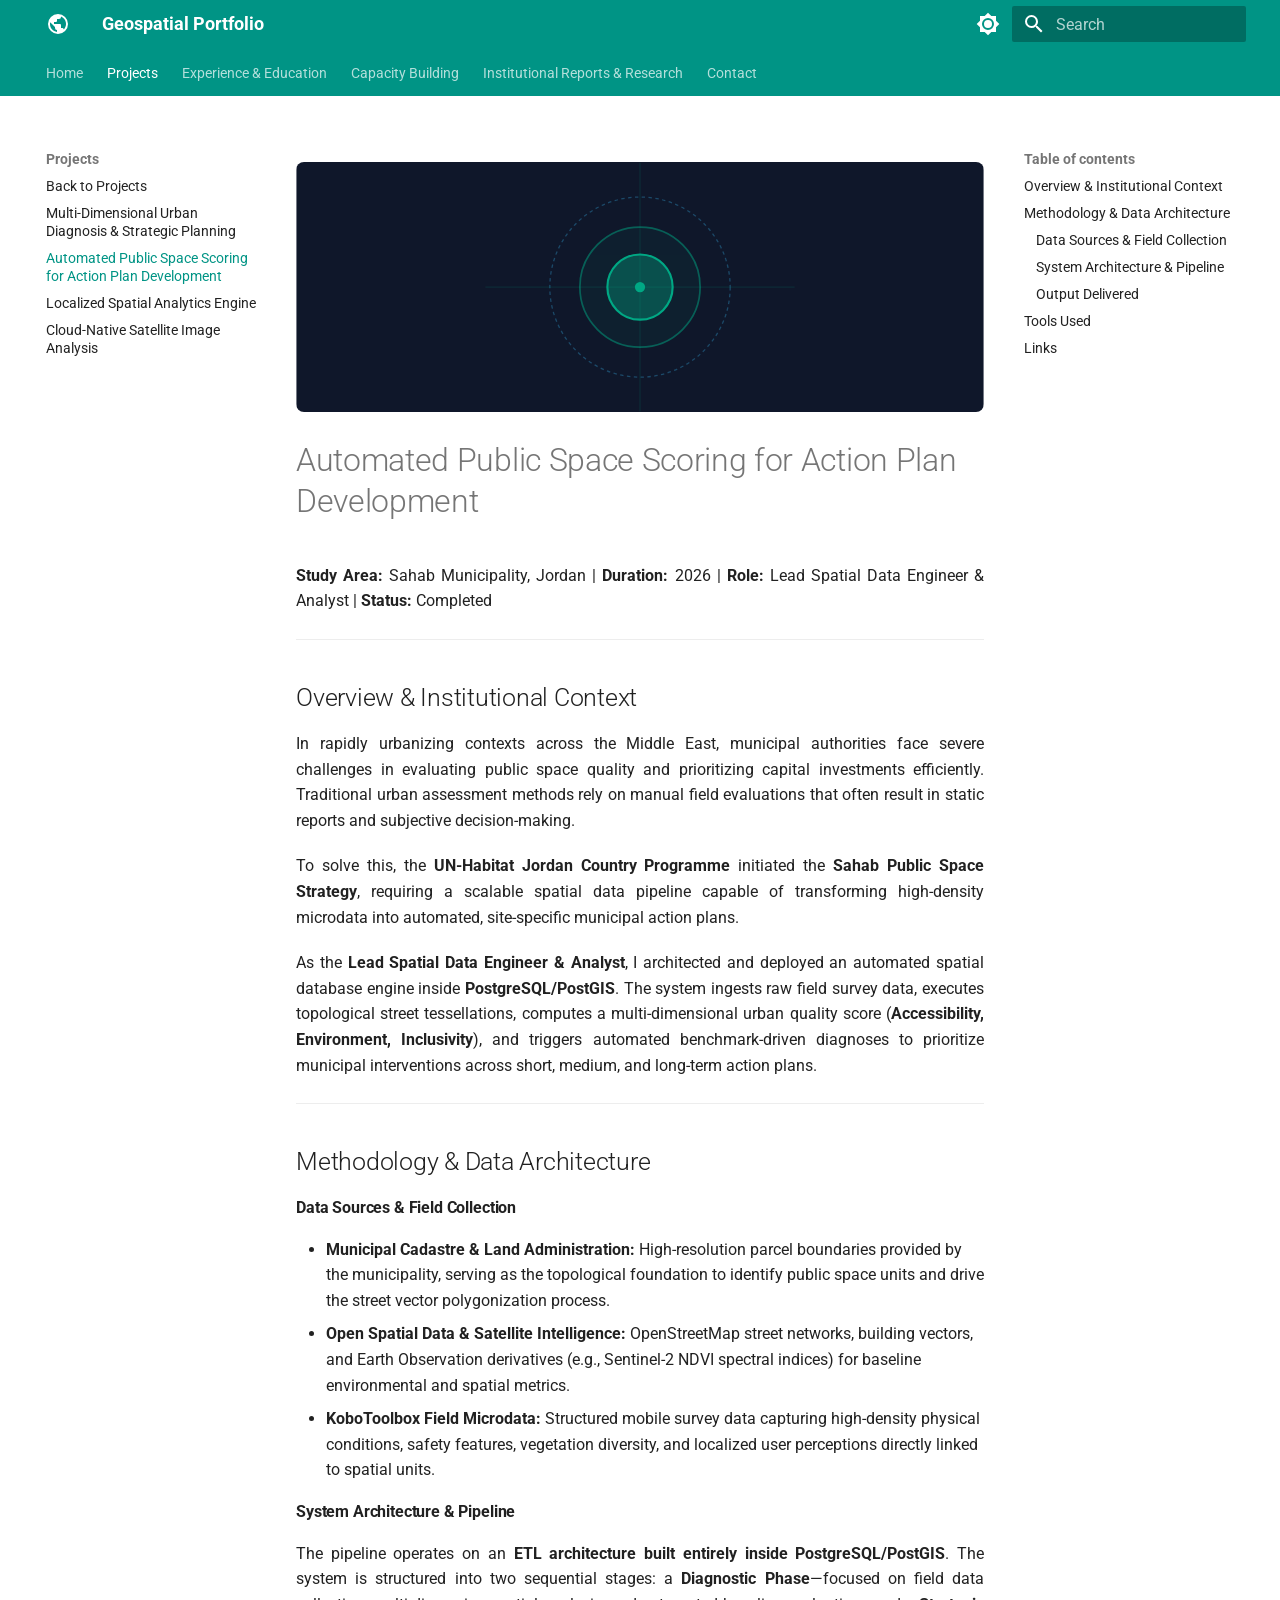
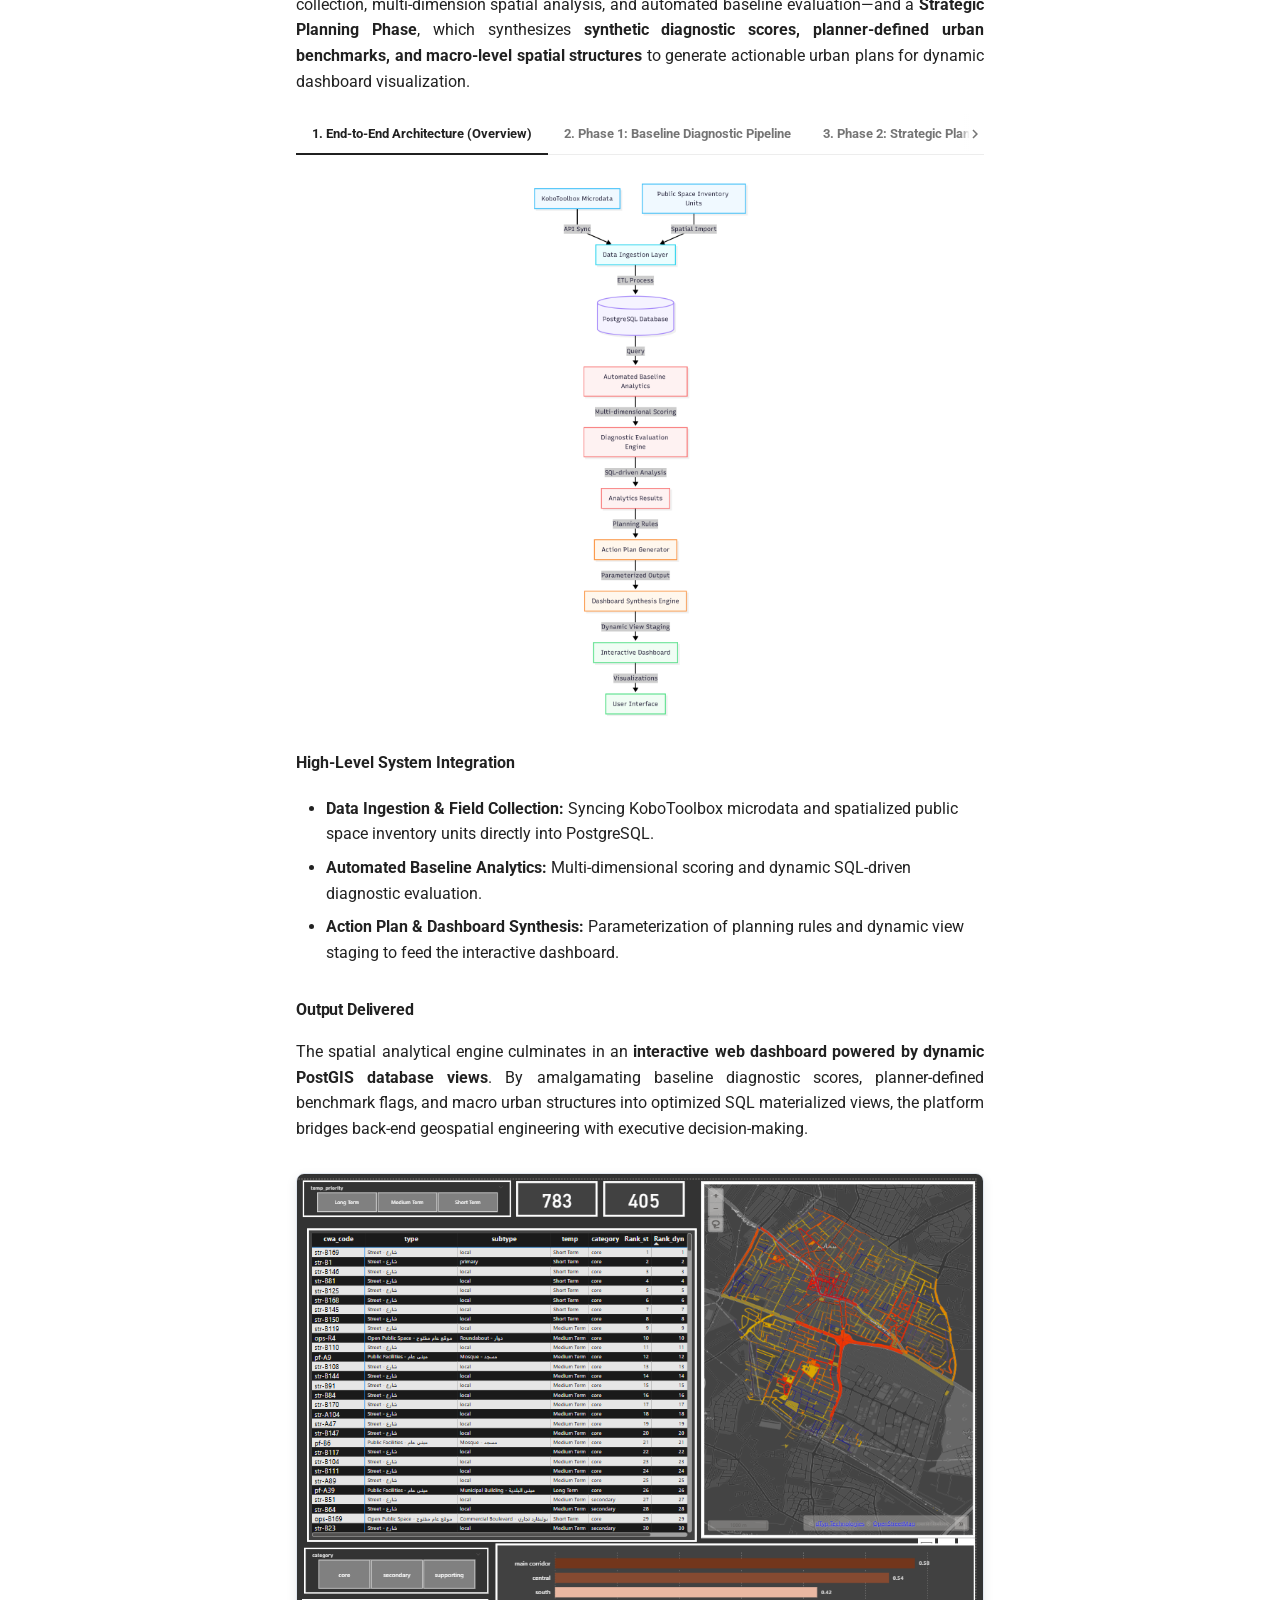
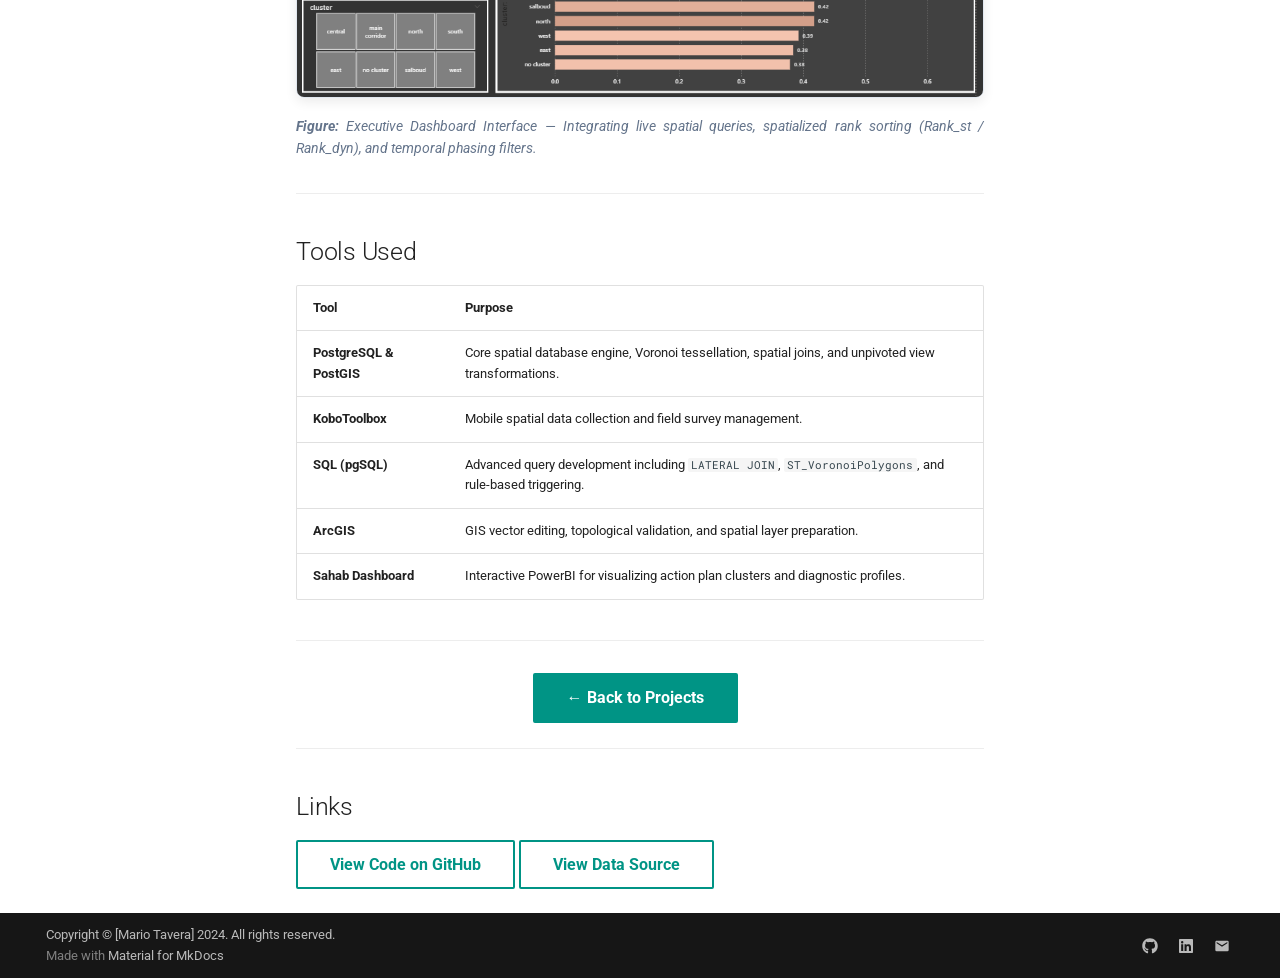
<file: projects/project-2/index.html>
<!DOCTYPE html><html lang="en" class="no-js"><head>
    
      <meta charset="utf-8">
      <meta name="viewport" content="width=device-width,initial-scale=1">
      
        <meta name="description" content="Portfolio of Mario Tavera — GIS, Remote Sensing, and Spatial Data Science">
      
      
        <meta name="author" content="Mario Tavera">
      
      
      
        <link rel="prev" href="../project-1/">
      
      
        <link rel="next" href="../project-3/">
      
      
        
      
      
      <link rel="icon" href="../../assets/images/favicon.png">
      <meta name="generator" content="mkdocs-1.6.1, mkdocs-material-9.7.7">
    
    
      
        <title>Automated Public Space Scoring for Action Plan Development - Geospatial Portfolio</title>
      
    
    
      <link rel="stylesheet" href="../../assets/stylesheets/main.ec1eaa64.min.css">
      
        
        <link rel="stylesheet" href="../../assets/stylesheets/palette.ab4e12ef.min.css">
      
      


    
    
      
    
    
      
        
        
        <link rel="preconnect" href="https://fonts.gstatic.com" crossorigin="">
        <link rel="stylesheet" href="https://fonts.googleapis.com/css?family=Roboto:300,300i,400,400i,700,700i%7CRoboto+Mono:400,400i,700,700i&amp;display=fallback">
        <style>:root{--md-text-font:"Roboto";--md-code-font:"Roboto Mono"}</style>
      
    
    
      <link rel="stylesheet" href="../../assets/css/extra.css">
    
    <script>__md_scope=new URL("../..",location),__md_hash=e=>[...e].reduce(((e,_)=>(e<<5)-e+_.charCodeAt(0)),0),__md_get=(e,_=localStorage,t=__md_scope)=>JSON.parse(_.getItem(t.pathname+"."+e)),__md_set=(e,_,t=localStorage,a=__md_scope)=>{try{t.setItem(a.pathname+"."+e,JSON.stringify(_))}catch(e){}}</script>
    
      

    
    
  <link href="../../assets/stylesheets/glightbox.min.css" rel="stylesheet"><script src="../../assets/javascripts/glightbox.min.js"></script><style id="glightbox-style">
            html.glightbox-open { overflow: initial; height: 100%; }
            .gslide-title { margin-top: 0px; user-select: text; }
            .gslide-desc { color: #666; user-select: text; }
            .gslide-image img { background: white; }
            .gscrollbar-fixer { padding-right: 15px; }
            .gdesc-inner { font-size: 0.75rem; }
            body[data-md-color-scheme="slate"] .gdesc-inner { background: var(--md-default-bg-color); }
            body[data-md-color-scheme="slate"] .gslide-title { color: var(--md-default-fg-color); }
            body[data-md-color-scheme="slate"] .gslide-desc { color: var(--md-default-fg-color); }
        </style></head>
  
  
    
    
      
    
    
    
    
    <body dir="ltr" data-md-color-scheme="default" data-md-color-primary="teal" data-md-color-accent="green">
  
    
    <input class="md-toggle" data-md-toggle="drawer" type="checkbox" id="__drawer" autocomplete="off">
    <input class="md-toggle" data-md-toggle="search" type="checkbox" id="__search" autocomplete="off">
    <label class="md-overlay" for="__drawer"></label>
    <div data-md-component="skip">
      
        
        <a href="#automated-public-space-scoring-for-action-plan-development" class="md-skip">
          Skip to content
        </a>
      
    </div>
    <div data-md-component="announce">
      
    </div>
    
    
      

<header class="md-header" data-md-component="header">
  <nav class="md-header__inner md-grid" aria-label="Header">
    <a href="../.." title="Geospatial Portfolio" class="md-header__button md-logo" aria-label="Geospatial Portfolio" data-md-component="logo">
      
  
  <svg xmlns="http://www.w3.org/2000/svg" viewBox="0 0 24 24"><path d="M17.9 17.39c-.26-.8-1.01-1.39-1.9-1.39h-1v-3a1 1 0 0 0-1-1H8v-2h2a1 1 0 0 0 1-1V7h2a2 2 0 0 0 2-2v-.41a7.984 7.984 0 0 1 2.9 12.8M11 19.93c-3.95-.49-7-3.85-7-7.93 0-.62.08-1.22.21-1.79L9 15v1a2 2 0 0 0 2 2m1-16A10 10 0 0 0 2 12a10 10 0 0 0 10 10 10 10 0 0 0 10-10A10 10 0 0 0 12 2"></path></svg>

    </a>
    <label class="md-header__button md-icon" for="__drawer">
      
      <svg xmlns="http://www.w3.org/2000/svg" viewBox="0 0 24 24"><path d="M3 6h18v2H3zm0 5h18v2H3zm0 5h18v2H3z"></path></svg>
    </label>
    <div class="md-header__title" data-md-component="header-title">
      <div class="md-header__ellipsis">
        <div class="md-header__topic">
          <span class="md-ellipsis">
            Geospatial Portfolio
          </span>
        </div>
        <div class="md-header__topic" data-md-component="header-topic">
          <span class="md-ellipsis">
            
              Automated Public Space Scoring for Action Plan Development
            
          </span>
        </div>
      </div>
    </div>
    
      
        <form class="md-header__option" data-md-component="palette">
  
    
    
    
    <input class="md-option" data-md-color-media="" data-md-color-scheme="default" data-md-color-primary="teal" data-md-color-accent="green" aria-label="Switch to dark mode" type="radio" name="__palette" id="__palette_0">
    
      <label class="md-header__button md-icon" title="Switch to dark mode" for="__palette_1" hidden="">
        <svg xmlns="http://www.w3.org/2000/svg" viewBox="0 0 24 24"><path d="M12 8a4 4 0 0 0-4 4 4 4 0 0 0 4 4 4 4 0 0 0 4-4 4 4 0 0 0-4-4m0 10a6 6 0 0 1-6-6 6 6 0 0 1 6-6 6 6 0 0 1 6 6 6 6 0 0 1-6 6m8-9.31V4h-4.69L12 .69 8.69 4H4v4.69L.69 12 4 15.31V20h4.69L12 23.31 15.31 20H20v-4.69L23.31 12z"></path></svg>
      </label>
    
  
    
    
    
    <input class="md-option" data-md-color-media="" data-md-color-scheme="slate" data-md-color-primary="indigo" data-md-color-accent="green" aria-label="Switch to light mode" type="radio" name="__palette" id="__palette_1">
    
      <label class="md-header__button md-icon" title="Switch to light mode" for="__palette_0" hidden="">
        <svg xmlns="http://www.w3.org/2000/svg" viewBox="0 0 24 24"><path d="M12 18c-.89 0-1.74-.2-2.5-.55C11.56 16.5 13 14.42 13 12s-1.44-4.5-3.5-5.45C10.26 6.2 11.11 6 12 6a6 6 0 0 1 6 6 6 6 0 0 1-6 6m8-9.31V4h-4.69L12 .69 8.69 4H4v4.69L.69 12 4 15.31V20h4.69L12 23.31 15.31 20H20v-4.69L23.31 12z"></path></svg>
      </label>
    
  
</form>
      
    
    
      <script>var palette=__md_get("__palette");if(palette&&palette.color){if("(prefers-color-scheme)"===palette.color.media){var media=matchMedia("(prefers-color-scheme: light)"),input=document.querySelector(media.matches?"[data-md-color-media='(prefers-color-scheme: light)']":"[data-md-color-media='(prefers-color-scheme: dark)']");palette.color.media=input.getAttribute("data-md-color-media"),palette.color.scheme=input.getAttribute("data-md-color-scheme"),palette.color.primary=input.getAttribute("data-md-color-primary"),palette.color.accent=input.getAttribute("data-md-color-accent")}for(var[key,value]of Object.entries(palette.color))document.body.setAttribute("data-md-color-"+key,value)}</script>
    
    
    
      
      
        <label class="md-header__button md-icon" for="__search">
          
          <svg xmlns="http://www.w3.org/2000/svg" viewBox="0 0 24 24"><path d="M9.5 3A6.5 6.5 0 0 1 16 9.5c0 1.61-.59 3.09-1.56 4.23l.27.27h.79l5 5-1.5 1.5-5-5v-.79l-.27-.27A6.52 6.52 0 0 1 9.5 16 6.5 6.5 0 0 1 3 9.5 6.5 6.5 0 0 1 9.5 3m0 2C7 5 5 7 5 9.5S7 14 9.5 14 14 12 14 9.5 12 5 9.5 5"></path></svg>
        </label>
        <div class="md-search" data-md-component="search" role="dialog">
  <label class="md-search__overlay" for="__search"></label>
  <div class="md-search__inner" role="search">
    <form class="md-search__form" name="search">
      <input type="text" class="md-search__input" name="query" aria-label="Search" placeholder="Search" autocapitalize="off" autocorrect="off" autocomplete="off" spellcheck="false" data-md-component="search-query" required="">
      <label class="md-search__icon md-icon" for="__search">
        
        <svg xmlns="http://www.w3.org/2000/svg" viewBox="0 0 24 24"><path d="M9.5 3A6.5 6.5 0 0 1 16 9.5c0 1.61-.59 3.09-1.56 4.23l.27.27h.79l5 5-1.5 1.5-5-5v-.79l-.27-.27A6.52 6.52 0 0 1 9.5 16 6.5 6.5 0 0 1 3 9.5 6.5 6.5 0 0 1 9.5 3m0 2C7 5 5 7 5 9.5S7 14 9.5 14 14 12 14 9.5 12 5 9.5 5"></path></svg>
        
        <svg xmlns="http://www.w3.org/2000/svg" viewBox="0 0 24 24"><path d="M20 11v2H8l5.5 5.5-1.42 1.42L4.16 12l7.92-7.92L13.5 5.5 8 11z"></path></svg>
      </label>
      <nav class="md-search__options" aria-label="Search">
        
        <button type="reset" class="md-search__icon md-icon" title="Clear" aria-label="Clear" tabindex="-1">
          
          <svg xmlns="http://www.w3.org/2000/svg" viewBox="0 0 24 24"><path d="M19 6.41 17.59 5 12 10.59 6.41 5 5 6.41 10.59 12 5 17.59 6.41 19 12 13.41 17.59 19 19 17.59 13.41 12z"></path></svg>
        </button>
      </nav>
      
    </form>
    <div class="md-search__output">
      <div class="md-search__scrollwrap" tabindex="0" data-md-scrollfix="">
        <div class="md-search-result" data-md-component="search-result">
          <div class="md-search-result__meta">
            Initializing search
          </div>
          <ol class="md-search-result__list" role="presentation"></ol>
        </div>
      </div>
    </div>
  </div>
</div>
      
    
    
  </nav>
  
</header>
    
    <div class="md-container" data-md-component="container">
      
      
        
          
            
<nav class="md-tabs" aria-label="Tabs" data-md-component="tabs">
  <div class="md-grid">
    <ul class="md-tabs__list">
      
        
  
  
  
  
    <li class="md-tabs__item">
      <a href="../.." class="md-tabs__link">
        
  
  
    
  
  Home

      </a>
    </li>
  

      
        
  
  
  
    
  
  
    
    
      <li class="md-tabs__item md-tabs__item--active">
        <a href="../" class="md-tabs__link">
          
  
  
  Projects

        </a>
      </li>
    
  

      
        
  
  
  
  
    <li class="md-tabs__item">
      <a href="../../experience/" class="md-tabs__link">
        
  
  
    
  
  Experience &amp; Education

      </a>
    </li>
  

      
        
  
  
  
  
    <li class="md-tabs__item">
      <a href="../../capacity-building.md" class="md-tabs__link">
        
  
  
    
  
  Capacity Building

      </a>
    </li>
  

      
        
  
  
  
  
    <li class="md-tabs__item">
      <a href="../../publications/" class="md-tabs__link">
        
  
  
    
  
  Institutional Reports &amp; Research

      </a>
    </li>
  

      
        
  
  
  
  
    <li class="md-tabs__item">
      <a href="../../contact/" class="md-tabs__link">
        
  
  
    
  
  Contact

      </a>
    </li>
  

      
    </ul>
  </div>
</nav>
          
        
      
      <main class="md-main" data-md-component="main">
        <div class="md-main__inner md-grid">
          
            
              
              <div class="md-sidebar md-sidebar--primary" data-md-component="sidebar" data-md-type="navigation">
                <div class="md-sidebar__scrollwrap">
                  <div class="md-sidebar__inner">
                    


  


<nav class="md-nav md-nav--primary md-nav--lifted" aria-label="Navigation" data-md-level="0">
  <label class="md-nav__title" for="__drawer">
    <a href="../.." title="Geospatial Portfolio" class="md-nav__button md-logo" aria-label="Geospatial Portfolio" data-md-component="logo">
      
  
  <svg xmlns="http://www.w3.org/2000/svg" viewBox="0 0 24 24"><path d="M17.9 17.39c-.26-.8-1.01-1.39-1.9-1.39h-1v-3a1 1 0 0 0-1-1H8v-2h2a1 1 0 0 0 1-1V7h2a2 2 0 0 0 2-2v-.41a7.984 7.984 0 0 1 2.9 12.8M11 19.93c-3.95-.49-7-3.85-7-7.93 0-.62.08-1.22.21-1.79L9 15v1a2 2 0 0 0 2 2m1-16A10 10 0 0 0 2 12a10 10 0 0 0 10 10 10 10 0 0 0 10-10A10 10 0 0 0 12 2"></path></svg>

    </a>
    Geospatial Portfolio
  </label>
  
  <ul class="md-nav__list" data-md-scrollfix="">
    
      
      
  
  
  
  
    <li class="md-nav__item">
      <a href="../.." class="md-nav__link">
        
  
  
  <span class="md-ellipsis">
    
  
    Home
  

    
  </span>
  
  

      </a>
    </li>
  

    
      
      
  
  
    
  
  
  
    
    
    
    
      
        
        
      
      
    
    
    <li class="md-nav__item md-nav__item--active md-nav__item--section md-nav__item--nested">
      
        
        
        <input class="md-nav__toggle md-toggle " type="checkbox" id="__nav_2" checked="">
        
          
          <label class="md-nav__link" for="__nav_2" id="__nav_2_label" tabindex="">
            
  
  
  <span class="md-ellipsis">
    
  
    Projects
  

    
  </span>
  
  

            <span class="md-nav__icon md-icon"></span>
          </label>
        
        <nav class="md-nav" data-md-level="1" aria-labelledby="__nav_2_label" aria-expanded="true">
          <label class="md-nav__title" for="__nav_2">
            <span class="md-nav__icon md-icon"></span>
            
  
    Projects
  

          </label>
          <ul class="md-nav__list" data-md-scrollfix="">
            
              
                
  
  
  
  
    <li class="md-nav__item">
      <a href="../" class="md-nav__link">
        
  
  
  <span class="md-ellipsis">
    
  
    Back to Projects
  

    
  </span>
  
  

      </a>
    </li>
  

              
            
              
                
  
  
  
  
    <li class="md-nav__item">
      <a href="../project-1/" class="md-nav__link">
        
  
  
  <span class="md-ellipsis">
    
  
    Multi-Dimensional Urban Diagnosis &amp; Strategic Planning
  

    
  </span>
  
  

      </a>
    </li>
  

              
            
              
                
  
  
    
  
  
  
    <li class="md-nav__item md-nav__item--active">
      
      <input class="md-nav__toggle md-toggle" type="checkbox" id="__toc">
      
      
        
      
      
        <label class="md-nav__link md-nav__link--active" for="__toc">
          
  
  
  <span class="md-ellipsis">
    
  
    Automated Public Space Scoring for Action Plan Development
  

    
  </span>
  
  

          <span class="md-nav__icon md-icon"></span>
        </label>
      
      <a href="./" class="md-nav__link md-nav__link--active">
        
  
  
  <span class="md-ellipsis">
    
  
    Automated Public Space Scoring for Action Plan Development
  

    
  </span>
  
  

      </a>
      
        

<nav class="md-nav md-nav--secondary" aria-label="Table of contents">
  
  
  
    
  
  
    <label class="md-nav__title" for="__toc">
      <span class="md-nav__icon md-icon"></span>
      Table of contents
    </label>
    <ul class="md-nav__list" data-md-component="toc" data-md-scrollfix="">
      
        <li class="md-nav__item">
  <a href="#overview-institutional-context" class="md-nav__link">
    <span class="md-ellipsis">
      
        Overview &amp; Institutional Context
      
    </span>
  </a>
  
</li>
      
        <li class="md-nav__item">
  <a href="#methodology-data-architecture" class="md-nav__link">
    <span class="md-ellipsis">
      
        Methodology &amp; Data Architecture
      
    </span>
  </a>
  
    <nav class="md-nav" aria-label="Methodology &amp; Data Architecture">
      <ul class="md-nav__list">
        
          <li class="md-nav__item">
  <a href="#data-sources-field-collection" class="md-nav__link">
    <span class="md-ellipsis">
      
        Data Sources &amp; Field Collection
      
    </span>
  </a>
  
</li>
        
          <li class="md-nav__item">
  <a href="#system-architecture-pipeline" class="md-nav__link">
    <span class="md-ellipsis">
      
        System Architecture &amp; Pipeline
      
    </span>
  </a>
  
</li>
        
          <li class="md-nav__item">
  <a href="#output-delivered" class="md-nav__link">
    <span class="md-ellipsis">
      
        Output Delivered
      
    </span>
  </a>
  
</li>
        
      </ul>
    </nav>
  
</li>
      
        <li class="md-nav__item">
  <a href="#tools-used" class="md-nav__link">
    <span class="md-ellipsis">
      
        Tools Used
      
    </span>
  </a>
  
</li>
      
        <li class="md-nav__item">
  <a href="#links" class="md-nav__link">
    <span class="md-ellipsis">
      
        Links
      
    </span>
  </a>
  
</li>
      
    </ul>
  
</nav>
      
    </li>
  

              
            
              
                
  
  
  
  
    <li class="md-nav__item">
      <a href="../project-3/" class="md-nav__link">
        
  
  
  <span class="md-ellipsis">
    
  
    Localized Spatial Analytics Engine
  

    
  </span>
  
  

      </a>
    </li>
  

              
            
              
                
  
  
  
  
    <li class="md-nav__item">
      <a href="../notebook-1/" class="md-nav__link">
        
  
  
  <span class="md-ellipsis">
    
  
    Cloud-Native Satellite Image Analysis
  

    
  </span>
  
  

      </a>
    </li>
  

              
            
          </ul>
        </nav>
      
    </li>
  

    
      
      
  
  
  
  
    <li class="md-nav__item">
      <a href="../../experience/" class="md-nav__link">
        
  
  
  <span class="md-ellipsis">
    
  
    Experience &amp; Education
  

    
  </span>
  
  

      </a>
    </li>
  

    
      
      
  
  
  
  
    <li class="md-nav__item">
      <a href="../../capacity-building.md" class="md-nav__link">
        
  
  
  <span class="md-ellipsis">
    
  
    Capacity Building
  

    
  </span>
  
  

      </a>
    </li>
  

    
      
      
  
  
  
  
    <li class="md-nav__item">
      <a href="../../publications/" class="md-nav__link">
        
  
  
  <span class="md-ellipsis">
    
  
    Institutional Reports &amp; Research
  

    
  </span>
  
  

      </a>
    </li>
  

    
      
      
  
  
  
  
    <li class="md-nav__item">
      <a href="../../contact/" class="md-nav__link">
        
  
  
  <span class="md-ellipsis">
    
  
    Contact
  

    
  </span>
  
  

      </a>
    </li>
  

    
  </ul>
</nav>
                  </div>
                </div>
              </div>
            
            
              
              <div class="md-sidebar md-sidebar--secondary" data-md-component="sidebar" data-md-type="toc">
                <div class="md-sidebar__scrollwrap">
                  <div class="md-sidebar__inner">
                    

<nav class="md-nav md-nav--secondary" aria-label="Table of contents">
  
  
  
    
  
  
    <label class="md-nav__title" for="__toc">
      <span class="md-nav__icon md-icon"></span>
      Table of contents
    </label>
    <ul class="md-nav__list" data-md-component="toc" data-md-scrollfix="">
      
        <li class="md-nav__item">
  <a href="#overview-institutional-context" class="md-nav__link">
    <span class="md-ellipsis">
      
        Overview &amp; Institutional Context
      
    </span>
  </a>
  
</li>
      
        <li class="md-nav__item">
  <a href="#methodology-data-architecture" class="md-nav__link">
    <span class="md-ellipsis">
      
        Methodology &amp; Data Architecture
      
    </span>
  </a>
  
    <nav class="md-nav" aria-label="Methodology &amp; Data Architecture">
      <ul class="md-nav__list">
        
          <li class="md-nav__item">
  <a href="#data-sources-field-collection" class="md-nav__link">
    <span class="md-ellipsis">
      
        Data Sources &amp; Field Collection
      
    </span>
  </a>
  
</li>
        
          <li class="md-nav__item">
  <a href="#system-architecture-pipeline" class="md-nav__link">
    <span class="md-ellipsis">
      
        System Architecture &amp; Pipeline
      
    </span>
  </a>
  
</li>
        
          <li class="md-nav__item">
  <a href="#output-delivered" class="md-nav__link">
    <span class="md-ellipsis">
      
        Output Delivered
      
    </span>
  </a>
  
</li>
        
      </ul>
    </nav>
  
</li>
      
        <li class="md-nav__item">
  <a href="#tools-used" class="md-nav__link">
    <span class="md-ellipsis">
      
        Tools Used
      
    </span>
  </a>
  
</li>
      
        <li class="md-nav__item">
  <a href="#links" class="md-nav__link">
    <span class="md-ellipsis">
      
        Links
      
    </span>
  </a>
  
</li>
      
    </ul>
  
</nav>
                  </div>
                </div>
              </div>
            
          
          
            <div class="md-content" data-md-component="content">
              
              <article class="md-content__inner md-typeset">
                
                  



<!--
CHECKLIST FOR THIS PAGE (copy this file for each new project):
- [ ] Replace [YOUR PROJECT TITLE] with your project title
- [ ] Replace the hero image with your own (add to docs/assets/images/)
- [ ] Update the Overview section
- [ ] Update the Methods & Tools section
- [ ] Update the Key Findings section
- [ ] Update the Links section
- [ ] Add a card for this project on docs/projects/index.md
- [ ] Add a nav entry in mkdocs.yml
--><p><a class="glightbox" data-type="image" data-width="auto" data-height="auto" href="../../assets/images/project2-svg.svg" data-desc-position="bottom"><img alt="" src="../../assets/images/project2-svg.svg" style="width:100%; max-height:250px; object-fit:cover; border-radius:8px;"></a></p>
<h1 id="automated-public-space-scoring-for-action-plan-development">Automated Public Space Scoring for Action Plan Development</h1>
<p><strong>Study Area:</strong> Sahab Municipality, Jordan | <strong>Duration:</strong> 2026 | <strong>Role:</strong> Lead Spatial Data Engineer &amp; Analyst | <strong>Status:</strong> Completed</p>
<hr>
<h2 id="overview-institutional-context">Overview &amp; Institutional Context</h2>
<p>In rapidly urbanizing contexts across the Middle East, municipal authorities face severe challenges in evaluating public space quality and prioritizing capital investments efficiently. Traditional urban assessment methods rely on manual field evaluations that often result in static reports and subjective decision-making.</p>
<p>To solve this, the <strong>UN-Habitat Jordan Country Programme</strong> initiated the <strong>Sahab Public Space Strategy</strong>, requiring a scalable spatial data pipeline capable of transforming high-density microdata into automated, site-specific municipal action plans.</p>
<p>As the <strong>Lead Spatial Data Engineer &amp; Analyst</strong>, I architected and deployed an automated spatial database engine inside <strong>PostgreSQL/PostGIS</strong>. The system ingests raw field survey data, executes topological street tessellations, computes a multi-dimensional urban quality score (<strong>Accessibility, Environment, Inclusivity</strong>), and triggers automated benchmark-driven diagnoses to prioritize municipal interventions across short, medium, and long-term action plans.</p>
<hr>
<h2 id="methodology-data-architecture">Methodology &amp; Data Architecture</h2>
<h4 id="data-sources-field-collection">Data Sources &amp; Field Collection</h4>
<ul>
<li><strong>Municipal Cadastre &amp; Land Administration:</strong> High-resolution parcel boundaries provided by the municipality, serving as the topological foundation to identify public space units and drive the street vector polygonization process.</li>
<li><strong>Open Spatial Data &amp; Satellite Intelligence:</strong> OpenStreetMap street networks, building vectors, and Earth Observation derivatives (e.g., Sentinel-2 NDVI spectral indices) for baseline environmental and spatial metrics.</li>
<li><strong>KoboToolbox Field Microdata:</strong> Structured mobile survey data capturing high-density physical conditions, safety features, vegetation diversity, and localized user perceptions directly linked to spatial units.</li>
</ul>
<h4 id="system-architecture-pipeline">System Architecture &amp; Pipeline</h4>
<p>The pipeline operates on an <strong>ETL architecture built entirely inside PostgreSQL/PostGIS</strong>. The system is structured into two sequential stages: a <strong>Diagnostic Phase</strong>—focused on field data collection, multi-dimension spatial analysis, and automated baseline evaluation—and a <strong>Strategic Planning Phase</strong>, which synthesizes <strong>synthetic diagnostic scores, planner-defined urban benchmarks, and macro-level spatial structures</strong> to generate actionable urban plans for dynamic dashboard visualization.</p>
<div class="tabbed-set tabbed-alternate" data-tabs="1:3"><input checked="checked" id="__tabbed_1_1" name="__tabbed_1" type="radio"><input id="__tabbed_1_2" name="__tabbed_1" type="radio"><input id="__tabbed_1_3" name="__tabbed_1" type="radio"><div class="tabbed-labels"><label for="__tabbed_1_1">1. End-to-End Architecture (Overview)</label><label for="__tabbed_1_2">2. Phase 1: Baseline Diagnostic Pipeline</label><label for="__tabbed_1_3">3. Phase 2: Strategic Planning &amp; Action Plan</label></div>
<div class="tabbed-content">
<div class="tabbed-block">
<p></p><div style="text-align: center; margin: 1.5em 0;">
  <a class="glightbox" data-type="image" data-width="auto" data-height="auto" href="/assets/images/project2-architecture-macro.png" data-desc-position="bottom"><img src="/assets/images/project2-architecture-macro.png" alt="Sahab Spatial Database Pipeline Overview" style="max-height: 540px; width: auto; object-fit: contain; border-radius: 6px;"></a>
</div><p></p>
<p><strong>High-Level System Integration</strong></p>
<ul>
<li><strong>Data Ingestion &amp; Field Collection:</strong> Syncing KoboToolbox microdata and spatialized public space inventory units directly into PostgreSQL.</li>
<li><strong>Automated Baseline Analytics:</strong> Multi-dimensional scoring and dynamic SQL-driven diagnostic evaluation.</li>
<li><strong>Action Plan &amp; Dashboard Synthesis:</strong> Parameterization of planning rules and dynamic view staging to feed the interactive dashboard.</li>
</ul>
</div>
<div class="tabbed-block">
<p></p><div style="text-align: center; margin: 1.5em 0;">
  <a class="glightbox" data-type="image" data-width="auto" data-height="auto" href="/assets/images/project2-architecture-phase1.png" data-desc-position="bottom"><img src="/assets/images/project2-architecture-phase1.png" alt="Phase 1 Diagnostic Pipeline Schema" style="max-height: 540px; width: auto; object-fit: contain; border-radius: 6px;"></a>
</div><p></p>
<p><strong>Processing Steps:</strong></p>
<ul>
<li><strong>Parallel Staging &amp; Spatial Boundary Setup:</strong> Simultaneous execution of spatial unit boundary creation (derived from municipal cadastral polygons and street centerlines) and field survey instrument design in KoboToolbox, which is strictly structured around the project's <strong>core analytical framework</strong> to ensure indicator alignment.</li>
<li><strong>Field Collection &amp; Multi-Source ETL Ingestion:</strong> High-density field data capture synced to PostgreSQL/PostGIS. Raw microdata undergoes automated cleaning, typographical correction, categorical grouping for open-ended responses, and schema mapping into normalized database tables.</li>
<li><strong>Rule-Based Analytics &amp; Diagnostic Synthesis:</strong> Execution of SQL-driven mathematical models using response values, operational parameters, custom behavior formulas, and weighted subdimension aggregations to generate quantifiable indicators and diagnostic maps.</li>
</ul>
</div>
<div class="tabbed-block">
<p></p><div style="text-align: center; margin: 1.5em 0;">
  <a class="glightbox" data-type="image" data-width="auto" data-height="auto" href="/assets/images/project2-architecture-phase2.png" data-desc-position="bottom"><img src="/assets/images/project2-architecture-phase2.png" alt="Phase 1 Diagnostic Pipeline Schema" style="max-height: 540px; width: auto; object-fit: contain; border-radius: 6px;"></a>
</div><p></p>
<p><strong>Processing Steps:</strong></p>
<ul>
<li><strong>Analytical Temporal Phasing:</strong> Automated categorization of intervention horizons (<em>Short, Medium, and Long-Term Action Plans</em>) driven directly by Phase 1 diagnostic scores, unit-level valuation, and deficiency severity metrics.</li>
<li><strong>Spatial Integration of Urban Structure &amp; Governance:</strong> Vectorization and spatial overlay of macro urban planning elements (strategic nodes, activity corridors) paired with local governance boundaries (<strong>neighborhood administrative limits</strong>).</li>
<li><strong>Automated Benchmark Diagnostic Joins:</strong> Dynamic execution of relational queries using composite primary keys (pairing unique public space unit codes with unique variable identifiers) to automatically flag localized strengths and weaknesses.</li>
</ul>
</div>
</div>
</div>
<h4 id="output-delivered">Output Delivered</h4>
<p>The spatial analytical engine culminates in an <strong>interactive web dashboard powered by dynamic PostGIS database views</strong>. By amalgamating baseline diagnostic scores, planner-defined benchmark flags, and macro urban structures into optimized SQL materialized views, the platform bridges back-end geospatial engineering with executive decision-making. </p>
<div style="text-align: center; margin: 2em 0;">
  <a class="glightbox" data-type="image" data-width="auto" data-height="auto" href="/assets/images/project2-dashboard.png" data-desc-position="bottom"><img src="/assets/images/project2-dashboard.png" alt="Sahab Interactive Public Space Dashboard" style="width: 100%; max-width: 900px; border-radius: 8px; border: 1px solid #e2e8f0; box-shadow: 0 4px 12px rgba(0, 0, 0, 0.08);"></a>
  <p style="font-size: 0.85em; color: #64748b; margin-top: 0.8em; font-style: italic;">
    <strong>Figure:</strong> Executive Dashboard Interface — Integrating live spatial queries, spatialized rank sorting (Rank_st / Rank_dyn), and temporal phasing filters.
  </p>
</div>

<hr>
<h2 id="tools-used">Tools Used</h2>
<table>
<thead>
<tr>
<th>Tool</th>
<th>Purpose</th>
</tr>
</thead>
<tbody>
<tr>
<td><strong>PostgreSQL &amp; PostGIS</strong></td>
<td>Core spatial database engine, Voronoi tessellation, spatial joins, and unpivoted view transformations.</td>
</tr>
<tr>
<td><strong>KoboToolbox</strong></td>
<td>Mobile spatial data collection and field survey management.</td>
</tr>
<tr>
<td><strong>SQL (pgSQL)</strong></td>
<td>Advanced query development including <code>LATERAL JOIN</code>, <code>ST_VoronoiPolygons</code>, and rule-based triggering.</td>
</tr>
<tr>
<td><strong>ArcGIS</strong></td>
<td>GIS vector editing, topological validation, and spatial layer preparation.</td>
</tr>
<tr>
<td><strong>Sahab Dashboard</strong></td>
<td>Interactive PowerBI for visualizing action plan clusters and diagnostic profiles.</td>
</tr>
</tbody>
</table>
<hr>
<div style="margin-top: 2em; text-align: center;">
  <a href="../" class="md-button md-button--primary" style="margin-right: 10px;">← Back to Projects</a>
</div>

<hr>
<h2 id="links">Links</h2>
<p><a class="md-button" href="https://github.com/[YOUR-GITHUB-USERNAME]/[YOUR-REPO-NAME]">View Code on GitHub</a>
<a class="md-button" href="https://example.com">View Data Source</a></p>












                
              </article>
            </div>
          
          
<script>var target=document.getElementById(location.hash.slice(1));target&&target.name&&(target.checked=target.name.startsWith("__tabbed_"))</script>
        </div>
        
          <button type="button" class="md-top md-icon" data-md-component="top" hidden="">
  
  <svg xmlns="http://www.w3.org/2000/svg" viewBox="0 0 24 24"><path d="M13 20h-2V8l-5.5 5.5-1.42-1.42L12 4.16l7.92 7.92-1.42 1.42L13 8z"></path></svg>
  Back to top
</button>
        
      </main>
      
        <footer class="md-footer">
  
  <div class="md-footer-meta md-typeset">
    <div class="md-footer-meta__inner md-grid">
      <div class="md-copyright">
  
    <div class="md-copyright__highlight">
      Copyright © [Mario Tavera] 2024. All rights reserved.
    </div>
  
  
    Made with
    <a href="https://squidfunk.github.io/mkdocs-material/" target="_blank" rel="noopener">
      Material for MkDocs
    </a>
  
</div>
      
        
<div class="md-social">
  
    
    
    
    
      
      
    
    <a href="https://github.com/Mariotavera" target="_blank" rel="noopener" title="github.com" class="md-social__link">
      <svg xmlns="http://www.w3.org/2000/svg" viewBox="0 0 512 512"><!--! Font Awesome Free 7.1.0 by @fontawesome - https://fontawesome.com License - https://fontawesome.com/license/free (Icons: CC BY 4.0, Fonts: SIL OFL 1.1, Code: MIT License) Copyright 2025 Fonticons, Inc.--><path d="M173.9 397.4c0 2-2.3 3.6-5.2 3.6-3.3.3-5.6-1.3-5.6-3.6 0-2 2.3-3.6 5.2-3.6 3-.3 5.6 1.3 5.6 3.6m-31.1-4.5c-.7 2 1.3 4.3 4.3 4.9 2.6 1 5.6 0 6.2-2s-1.3-4.3-4.3-5.2c-2.6-.7-5.5.3-6.2 2.3m44.2-1.7c-2.9.7-4.9 2.6-4.6 4.9.3 2 2.9 3.3 5.9 2.6 2.9-.7 4.9-2.6 4.6-4.6-.3-1.9-3-3.2-5.9-2.9M252.8 8C114.1 8 8 113.3 8 252c0 110.9 69.8 205.8 169.5 239.2 12.8 2.3 17.3-5.6 17.3-12.1 0-6.2-.3-40.4-.3-61.4 0 0-70 15-84.7-29.8 0 0-11.4-29.1-27.8-36.6 0 0-22.9-15.7 1.6-15.4 0 0 24.9 2 38.6 25.8 21.9 38.6 58.6 27.5 72.9 20.9 2.3-16 8.8-27.1 16-33.7-55.9-6.2-112.3-14.3-112.3-110.5 0-27.5 7.6-41.3 23.6-58.9-2.6-6.5-11.1-33.3 2.6-67.9 20.9-6.5 69 27 69 27 20-5.6 41.5-8.5 62.8-8.5s42.8 2.9 62.8 8.5c0 0 48.1-33.6 69-27 13.7 34.7 5.2 61.4 2.6 67.9 16 17.7 25.8 31.5 25.8 58.9 0 96.5-58.9 104.2-114.8 110.5 9.2 7.9 17 22.9 17 46.4 0 33.7-.3 75.4-.3 83.6 0 6.5 4.6 14.4 17.3 12.1C436.2 457.8 504 362.9 504 252 504 113.3 391.5 8 252.8 8M105.2 352.9c-1.3 1-1 3.3.7 5.2 1.6 1.6 3.9 2.3 5.2 1 1.3-1 1-3.3-.7-5.2-1.6-1.6-3.9-2.3-5.2-1m-10.8-8.1c-.7 1.3.3 2.9 2.3 3.9 1.6 1 3.6.7 4.3-.7.7-1.3-.3-2.9-2.3-3.9-2-.6-3.6-.3-4.3.7m32.4 35.6c-1.6 1.3-1 4.3 1.3 6.2 2.3 2.3 5.2 2.6 6.5 1 1.3-1.3.7-4.3-1.3-6.2-2.2-2.3-5.2-2.6-6.5-1m-11.4-14.7c-1.6 1-1.6 3.6 0 5.9s4.3 3.3 5.6 2.3c1.6-1.3 1.6-3.9 0-6.2-1.4-2.3-4-3.3-5.6-2"></path></svg>
    </a>
  
    
    
    
    
      
      
    
    <a href="https://linkedin.com/in/mario-tavera-palomino/" target="_blank" rel="noopener" title="linkedin.com" class="md-social__link">
      <svg xmlns="http://www.w3.org/2000/svg" viewBox="0 0 448 512"><!--! Font Awesome Free 7.1.0 by @fontawesome - https://fontawesome.com License - https://fontawesome.com/license/free (Icons: CC BY 4.0, Fonts: SIL OFL 1.1, Code: MIT License) Copyright 2025 Fonticons, Inc.--><path d="M416 32H31.9C14.3 32 0 46.5 0 64.3v383.4C0 465.5 14.3 480 31.9 480H416c17.6 0 32-14.5 32-32.3V64.3c0-17.8-14.4-32.3-32-32.3M135.4 416H69V202.2h66.5V416zM102.2 96a38.5 38.5 0 1 1 0 77 38.5 38.5 0 1 1 0-77m282.1 320h-66.4V312c0-24.8-.5-56.7-34.5-56.7-34.6 0-39.9 27-39.9 54.9V416h-66.4V202.2h63.7v29.2h.9c8.9-16.8 30.6-34.5 62.9-34.5 67.2 0 79.7 44.3 79.7 101.9z"></path></svg>
    </a>
  
    
    
    
    
    <a href="mailto:mariotaverapalomino@gmail.com" target="_blank" rel="noopener" title="" class="md-social__link">
      <svg xmlns="http://www.w3.org/2000/svg" viewBox="0 0 24 24"><path d="m20 8-8 5-8-5V6l8 5 8-5m0-2H4c-1.11 0-2 .89-2 2v12a2 2 0 0 0 2 2h16a2 2 0 0 0 2-2V6a2 2 0 0 0-2-2"></path></svg>
    </a>
  
</div>
      
    </div>
  </div>
</footer>
      
    </div>
    <div class="md-dialog" data-md-component="dialog">
      <div class="md-dialog__inner md-typeset"></div>
    </div>
    
    
    
      
      
      <script id="__config" type="application/json">{"annotate": null, "base": "../..", "features": ["navigation.tabs", "navigation.top", "content.code.copy"], "search": "../../assets/javascripts/workers/search.2c215733.min.js", "tags": null, "translations": {"clipboard.copied": "Copied to clipboard", "clipboard.copy": "Copy to clipboard", "search.result.more.one": "1 more on this page", "search.result.more.other": "# more on this page", "search.result.none": "No matching documents", "search.result.one": "1 matching document", "search.result.other": "# matching documents", "search.result.placeholder": "Type to start searching", "search.result.term.missing": "Missing", "select.version": "Select version"}, "version": null}</script>
    
    
      <script src="../../assets/javascripts/bundle.d7400e89.min.js"></script>
      
    
  
<script id="init-glightbox">const lightbox = GLightbox({"touchNavigation": true, "loop": false, "zoomable": true, "draggable": true, "openEffect": "zoom", "closeEffect": "zoom", "slideEffect": "slide"});
document$.subscribe(()=>{ lightbox.reload(); });
</script></body></html>
</file>
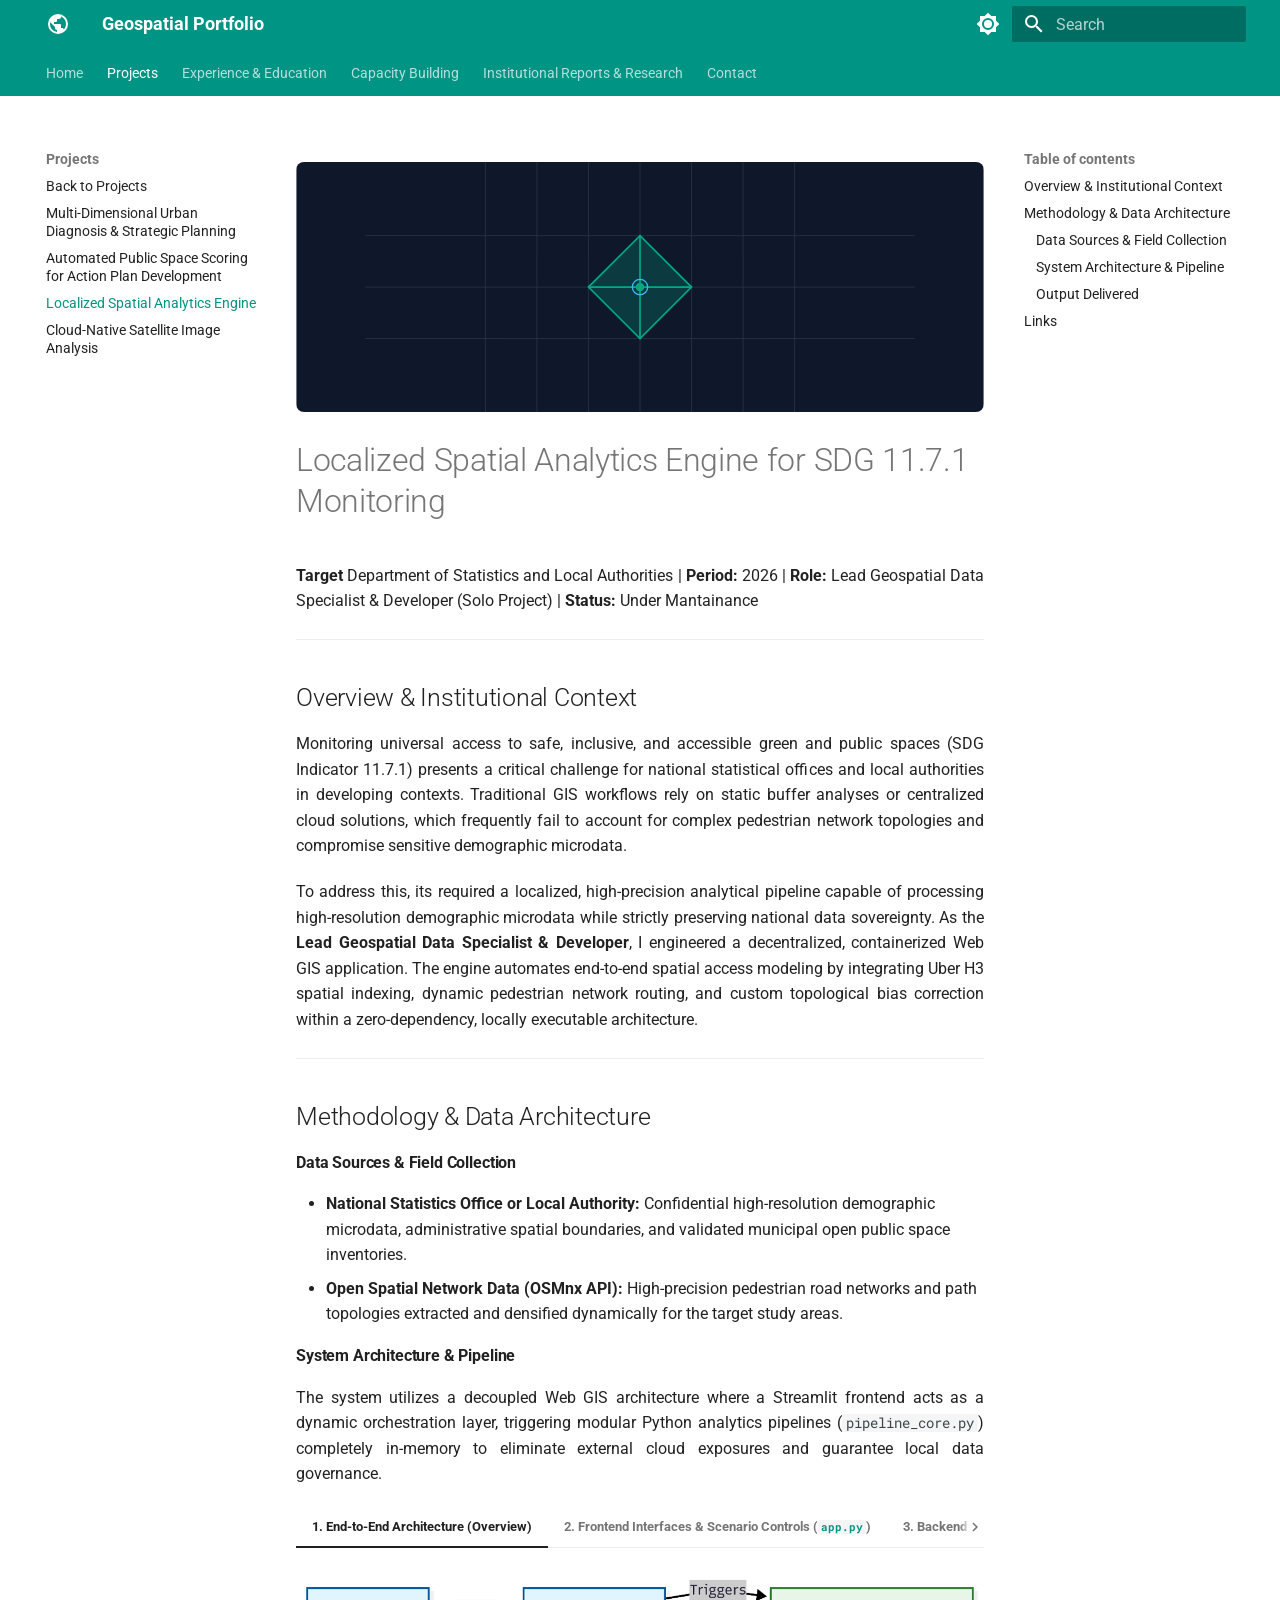
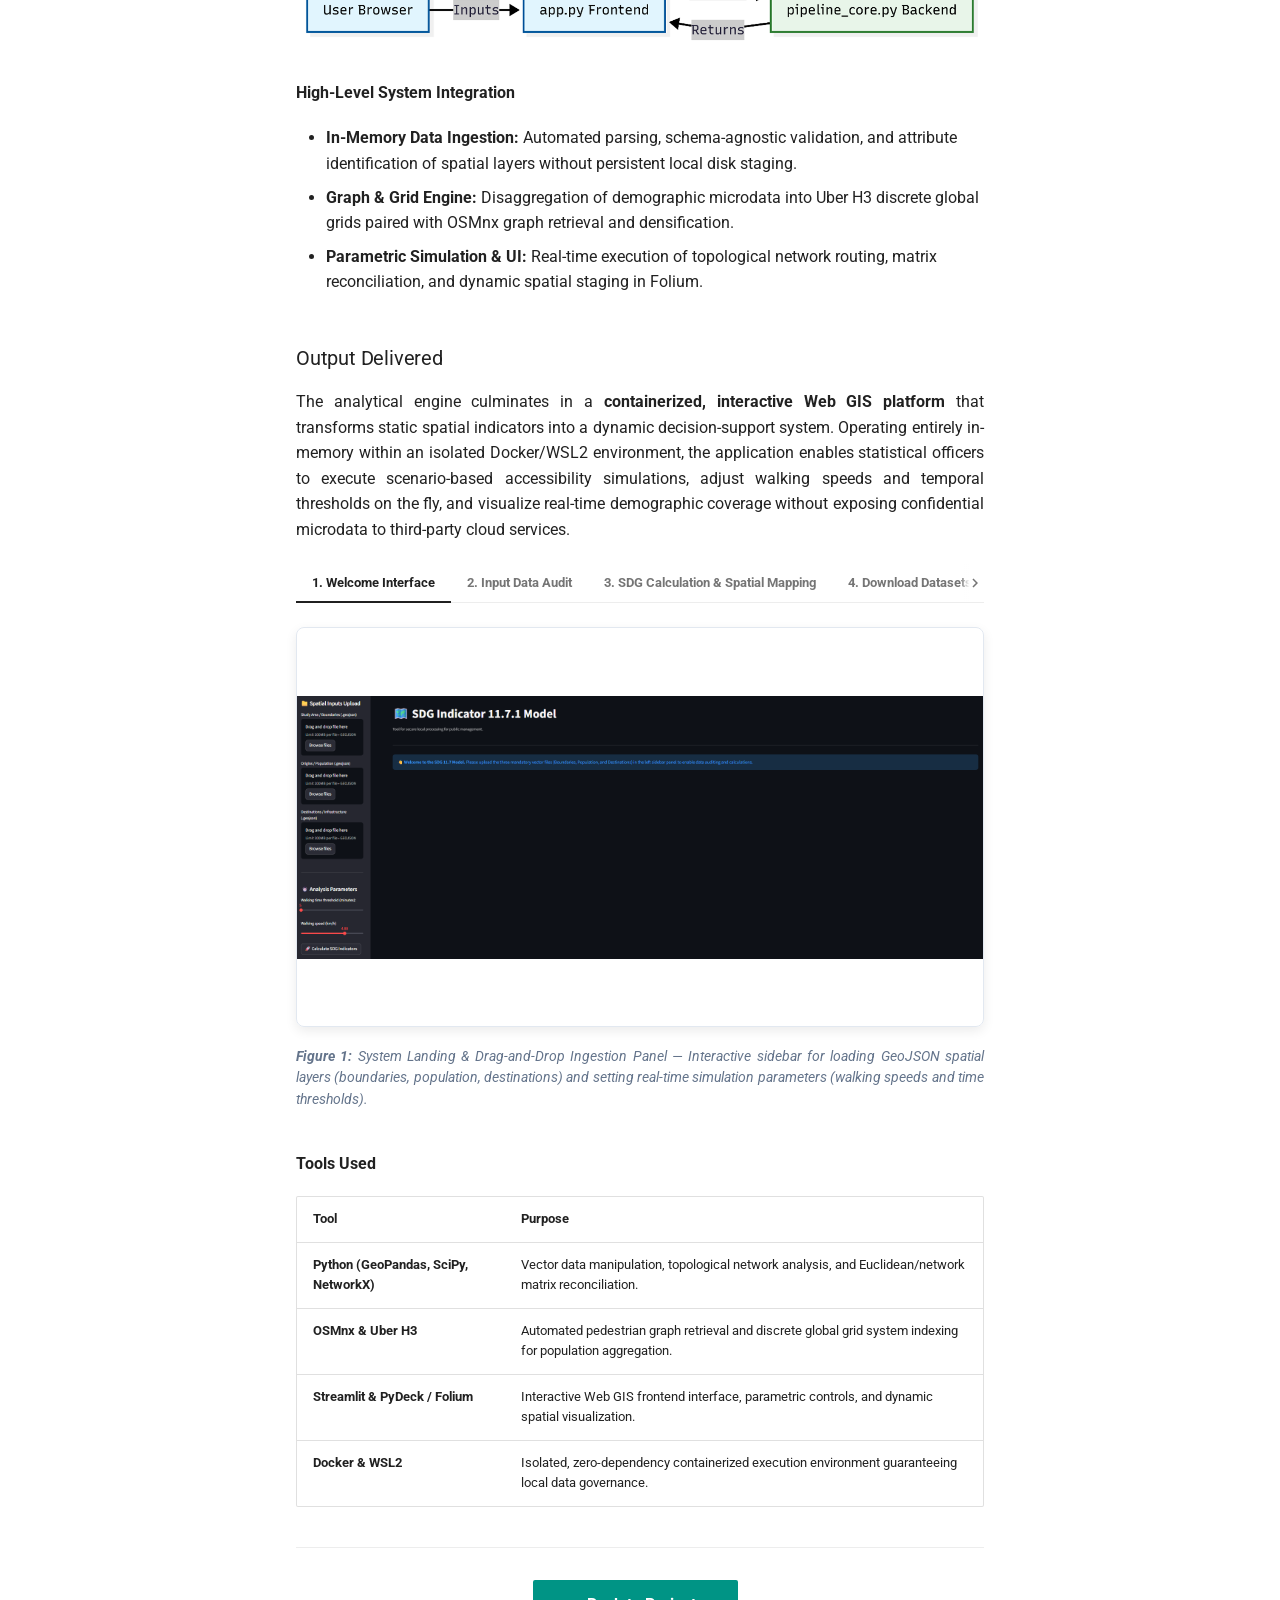
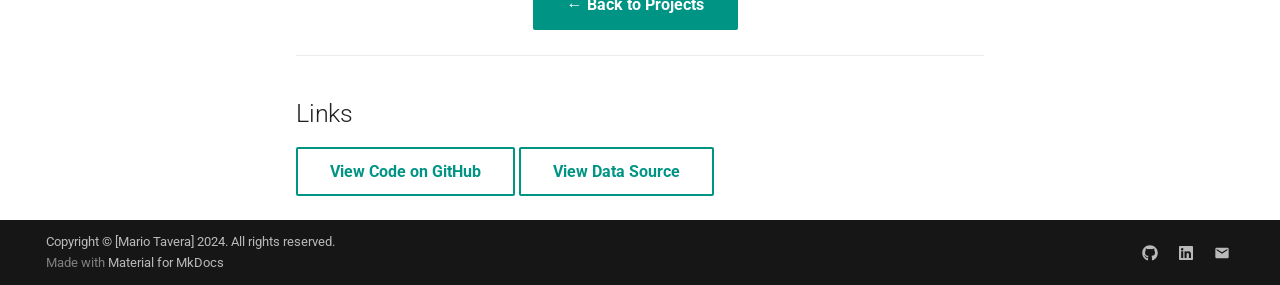
<file: projects/project-3/index.html>
<!DOCTYPE html><html lang="en" class="no-js"><head>
    
      <meta charset="utf-8">
      <meta name="viewport" content="width=device-width,initial-scale=1">
      
        <meta name="description" content="Portfolio of Mario Tavera — GIS, Remote Sensing, and Spatial Data Science">
      
      
        <meta name="author" content="Mario Tavera">
      
      
      
        <link rel="prev" href="../project-2/">
      
      
        <link rel="next" href="../notebook-1/">
      
      
        
      
      
      <link rel="icon" href="../../assets/images/favicon.png">
      <meta name="generator" content="mkdocs-1.6.1, mkdocs-material-9.7.7">
    
    
      
        <title>Localized Spatial Analytics Engine - Geospatial Portfolio</title>
      
    
    
      <link rel="stylesheet" href="../../assets/stylesheets/main.ec1eaa64.min.css">
      
        
        <link rel="stylesheet" href="../../assets/stylesheets/palette.ab4e12ef.min.css">
      
      


    
    
      
    
    
      
        
        
        <link rel="preconnect" href="https://fonts.gstatic.com" crossorigin="">
        <link rel="stylesheet" href="https://fonts.googleapis.com/css?family=Roboto:300,300i,400,400i,700,700i%7CRoboto+Mono:400,400i,700,700i&amp;display=fallback">
        <style>:root{--md-text-font:"Roboto";--md-code-font:"Roboto Mono"}</style>
      
    
    
      <link rel="stylesheet" href="../../assets/css/extra.css">
    
    <script>__md_scope=new URL("../..",location),__md_hash=e=>[...e].reduce(((e,_)=>(e<<5)-e+_.charCodeAt(0)),0),__md_get=(e,_=localStorage,t=__md_scope)=>JSON.parse(_.getItem(t.pathname+"."+e)),__md_set=(e,_,t=localStorage,a=__md_scope)=>{try{t.setItem(a.pathname+"."+e,JSON.stringify(_))}catch(e){}}</script>
    
      

    
    
  <link href="../../assets/stylesheets/glightbox.min.css" rel="stylesheet"><script src="../../assets/javascripts/glightbox.min.js"></script><style id="glightbox-style">
            html.glightbox-open { overflow: initial; height: 100%; }
            .gslide-title { margin-top: 0px; user-select: text; }
            .gslide-desc { color: #666; user-select: text; }
            .gslide-image img { background: white; }
            .gscrollbar-fixer { padding-right: 15px; }
            .gdesc-inner { font-size: 0.75rem; }
            body[data-md-color-scheme="slate"] .gdesc-inner { background: var(--md-default-bg-color); }
            body[data-md-color-scheme="slate"] .gslide-title { color: var(--md-default-fg-color); }
            body[data-md-color-scheme="slate"] .gslide-desc { color: var(--md-default-fg-color); }
        </style></head>
  
  
    
    
      
    
    
    
    
    <body dir="ltr" data-md-color-scheme="default" data-md-color-primary="teal" data-md-color-accent="green">
  
    
    <input class="md-toggle" data-md-toggle="drawer" type="checkbox" id="__drawer" autocomplete="off">
    <input class="md-toggle" data-md-toggle="search" type="checkbox" id="__search" autocomplete="off">
    <label class="md-overlay" for="__drawer"></label>
    <div data-md-component="skip">
      
        
        <a href="#localized-spatial-analytics-engine-for-sdg-1171-monitoring" class="md-skip">
          Skip to content
        </a>
      
    </div>
    <div data-md-component="announce">
      
    </div>
    
    
      

<header class="md-header" data-md-component="header">
  <nav class="md-header__inner md-grid" aria-label="Header">
    <a href="../.." title="Geospatial Portfolio" class="md-header__button md-logo" aria-label="Geospatial Portfolio" data-md-component="logo">
      
  
  <svg xmlns="http://www.w3.org/2000/svg" viewBox="0 0 24 24"><path d="M17.9 17.39c-.26-.8-1.01-1.39-1.9-1.39h-1v-3a1 1 0 0 0-1-1H8v-2h2a1 1 0 0 0 1-1V7h2a2 2 0 0 0 2-2v-.41a7.984 7.984 0 0 1 2.9 12.8M11 19.93c-3.95-.49-7-3.85-7-7.93 0-.62.08-1.22.21-1.79L9 15v1a2 2 0 0 0 2 2m1-16A10 10 0 0 0 2 12a10 10 0 0 0 10 10 10 10 0 0 0 10-10A10 10 0 0 0 12 2"></path></svg>

    </a>
    <label class="md-header__button md-icon" for="__drawer">
      
      <svg xmlns="http://www.w3.org/2000/svg" viewBox="0 0 24 24"><path d="M3 6h18v2H3zm0 5h18v2H3zm0 5h18v2H3z"></path></svg>
    </label>
    <div class="md-header__title" data-md-component="header-title">
      <div class="md-header__ellipsis">
        <div class="md-header__topic">
          <span class="md-ellipsis">
            Geospatial Portfolio
          </span>
        </div>
        <div class="md-header__topic" data-md-component="header-topic">
          <span class="md-ellipsis">
            
              Localized Spatial Analytics Engine
            
          </span>
        </div>
      </div>
    </div>
    
      
        <form class="md-header__option" data-md-component="palette">
  
    
    
    
    <input class="md-option" data-md-color-media="" data-md-color-scheme="default" data-md-color-primary="teal" data-md-color-accent="green" aria-label="Switch to dark mode" type="radio" name="__palette" id="__palette_0">
    
      <label class="md-header__button md-icon" title="Switch to dark mode" for="__palette_1" hidden="">
        <svg xmlns="http://www.w3.org/2000/svg" viewBox="0 0 24 24"><path d="M12 8a4 4 0 0 0-4 4 4 4 0 0 0 4 4 4 4 0 0 0 4-4 4 4 0 0 0-4-4m0 10a6 6 0 0 1-6-6 6 6 0 0 1 6-6 6 6 0 0 1 6 6 6 6 0 0 1-6 6m8-9.31V4h-4.69L12 .69 8.69 4H4v4.69L.69 12 4 15.31V20h4.69L12 23.31 15.31 20H20v-4.69L23.31 12z"></path></svg>
      </label>
    
  
    
    
    
    <input class="md-option" data-md-color-media="" data-md-color-scheme="slate" data-md-color-primary="indigo" data-md-color-accent="green" aria-label="Switch to light mode" type="radio" name="__palette" id="__palette_1">
    
      <label class="md-header__button md-icon" title="Switch to light mode" for="__palette_0" hidden="">
        <svg xmlns="http://www.w3.org/2000/svg" viewBox="0 0 24 24"><path d="M12 18c-.89 0-1.74-.2-2.5-.55C11.56 16.5 13 14.42 13 12s-1.44-4.5-3.5-5.45C10.26 6.2 11.11 6 12 6a6 6 0 0 1 6 6 6 6 0 0 1-6 6m8-9.31V4h-4.69L12 .69 8.69 4H4v4.69L.69 12 4 15.31V20h4.69L12 23.31 15.31 20H20v-4.69L23.31 12z"></path></svg>
      </label>
    
  
</form>
      
    
    
      <script>var palette=__md_get("__palette");if(palette&&palette.color){if("(prefers-color-scheme)"===palette.color.media){var media=matchMedia("(prefers-color-scheme: light)"),input=document.querySelector(media.matches?"[data-md-color-media='(prefers-color-scheme: light)']":"[data-md-color-media='(prefers-color-scheme: dark)']");palette.color.media=input.getAttribute("data-md-color-media"),palette.color.scheme=input.getAttribute("data-md-color-scheme"),palette.color.primary=input.getAttribute("data-md-color-primary"),palette.color.accent=input.getAttribute("data-md-color-accent")}for(var[key,value]of Object.entries(palette.color))document.body.setAttribute("data-md-color-"+key,value)}</script>
    
    
    
      
      
        <label class="md-header__button md-icon" for="__search">
          
          <svg xmlns="http://www.w3.org/2000/svg" viewBox="0 0 24 24"><path d="M9.5 3A6.5 6.5 0 0 1 16 9.5c0 1.61-.59 3.09-1.56 4.23l.27.27h.79l5 5-1.5 1.5-5-5v-.79l-.27-.27A6.52 6.52 0 0 1 9.5 16 6.5 6.5 0 0 1 3 9.5 6.5 6.5 0 0 1 9.5 3m0 2C7 5 5 7 5 9.5S7 14 9.5 14 14 12 14 9.5 12 5 9.5 5"></path></svg>
        </label>
        <div class="md-search" data-md-component="search" role="dialog">
  <label class="md-search__overlay" for="__search"></label>
  <div class="md-search__inner" role="search">
    <form class="md-search__form" name="search">
      <input type="text" class="md-search__input" name="query" aria-label="Search" placeholder="Search" autocapitalize="off" autocorrect="off" autocomplete="off" spellcheck="false" data-md-component="search-query" required="">
      <label class="md-search__icon md-icon" for="__search">
        
        <svg xmlns="http://www.w3.org/2000/svg" viewBox="0 0 24 24"><path d="M9.5 3A6.5 6.5 0 0 1 16 9.5c0 1.61-.59 3.09-1.56 4.23l.27.27h.79l5 5-1.5 1.5-5-5v-.79l-.27-.27A6.52 6.52 0 0 1 9.5 16 6.5 6.5 0 0 1 3 9.5 6.5 6.5 0 0 1 9.5 3m0 2C7 5 5 7 5 9.5S7 14 9.5 14 14 12 14 9.5 12 5 9.5 5"></path></svg>
        
        <svg xmlns="http://www.w3.org/2000/svg" viewBox="0 0 24 24"><path d="M20 11v2H8l5.5 5.5-1.42 1.42L4.16 12l7.92-7.92L13.5 5.5 8 11z"></path></svg>
      </label>
      <nav class="md-search__options" aria-label="Search">
        
        <button type="reset" class="md-search__icon md-icon" title="Clear" aria-label="Clear" tabindex="-1">
          
          <svg xmlns="http://www.w3.org/2000/svg" viewBox="0 0 24 24"><path d="M19 6.41 17.59 5 12 10.59 6.41 5 5 6.41 10.59 12 5 17.59 6.41 19 12 13.41 17.59 19 19 17.59 13.41 12z"></path></svg>
        </button>
      </nav>
      
    </form>
    <div class="md-search__output">
      <div class="md-search__scrollwrap" tabindex="0" data-md-scrollfix="">
        <div class="md-search-result" data-md-component="search-result">
          <div class="md-search-result__meta">
            Initializing search
          </div>
          <ol class="md-search-result__list" role="presentation"></ol>
        </div>
      </div>
    </div>
  </div>
</div>
      
    
    
  </nav>
  
</header>
    
    <div class="md-container" data-md-component="container">
      
      
        
          
            
<nav class="md-tabs" aria-label="Tabs" data-md-component="tabs">
  <div class="md-grid">
    <ul class="md-tabs__list">
      
        
  
  
  
  
    <li class="md-tabs__item">
      <a href="../.." class="md-tabs__link">
        
  
  
    
  
  Home

      </a>
    </li>
  

      
        
  
  
  
    
  
  
    
    
      <li class="md-tabs__item md-tabs__item--active">
        <a href="../" class="md-tabs__link">
          
  
  
  Projects

        </a>
      </li>
    
  

      
        
  
  
  
  
    <li class="md-tabs__item">
      <a href="../../experience/" class="md-tabs__link">
        
  
  
    
  
  Experience &amp; Education

      </a>
    </li>
  

      
        
  
  
  
  
    <li class="md-tabs__item">
      <a href="../../capacity-building.md" class="md-tabs__link">
        
  
  
    
  
  Capacity Building

      </a>
    </li>
  

      
        
  
  
  
  
    <li class="md-tabs__item">
      <a href="../../publications/" class="md-tabs__link">
        
  
  
    
  
  Institutional Reports &amp; Research

      </a>
    </li>
  

      
        
  
  
  
  
    <li class="md-tabs__item">
      <a href="../../contact/" class="md-tabs__link">
        
  
  
    
  
  Contact

      </a>
    </li>
  

      
    </ul>
  </div>
</nav>
          
        
      
      <main class="md-main" data-md-component="main">
        <div class="md-main__inner md-grid">
          
            
              
              <div class="md-sidebar md-sidebar--primary" data-md-component="sidebar" data-md-type="navigation">
                <div class="md-sidebar__scrollwrap">
                  <div class="md-sidebar__inner">
                    


  


<nav class="md-nav md-nav--primary md-nav--lifted" aria-label="Navigation" data-md-level="0">
  <label class="md-nav__title" for="__drawer">
    <a href="../.." title="Geospatial Portfolio" class="md-nav__button md-logo" aria-label="Geospatial Portfolio" data-md-component="logo">
      
  
  <svg xmlns="http://www.w3.org/2000/svg" viewBox="0 0 24 24"><path d="M17.9 17.39c-.26-.8-1.01-1.39-1.9-1.39h-1v-3a1 1 0 0 0-1-1H8v-2h2a1 1 0 0 0 1-1V7h2a2 2 0 0 0 2-2v-.41a7.984 7.984 0 0 1 2.9 12.8M11 19.93c-3.95-.49-7-3.85-7-7.93 0-.62.08-1.22.21-1.79L9 15v1a2 2 0 0 0 2 2m1-16A10 10 0 0 0 2 12a10 10 0 0 0 10 10 10 10 0 0 0 10-10A10 10 0 0 0 12 2"></path></svg>

    </a>
    Geospatial Portfolio
  </label>
  
  <ul class="md-nav__list" data-md-scrollfix="">
    
      
      
  
  
  
  
    <li class="md-nav__item">
      <a href="../.." class="md-nav__link">
        
  
  
  <span class="md-ellipsis">
    
  
    Home
  

    
  </span>
  
  

      </a>
    </li>
  

    
      
      
  
  
    
  
  
  
    
    
    
    
      
        
        
      
      
    
    
    <li class="md-nav__item md-nav__item--active md-nav__item--section md-nav__item--nested">
      
        
        
        <input class="md-nav__toggle md-toggle " type="checkbox" id="__nav_2" checked="">
        
          
          <label class="md-nav__link" for="__nav_2" id="__nav_2_label" tabindex="">
            
  
  
  <span class="md-ellipsis">
    
  
    Projects
  

    
  </span>
  
  

            <span class="md-nav__icon md-icon"></span>
          </label>
        
        <nav class="md-nav" data-md-level="1" aria-labelledby="__nav_2_label" aria-expanded="true">
          <label class="md-nav__title" for="__nav_2">
            <span class="md-nav__icon md-icon"></span>
            
  
    Projects
  

          </label>
          <ul class="md-nav__list" data-md-scrollfix="">
            
              
                
  
  
  
  
    <li class="md-nav__item">
      <a href="../" class="md-nav__link">
        
  
  
  <span class="md-ellipsis">
    
  
    Back to Projects
  

    
  </span>
  
  

      </a>
    </li>
  

              
            
              
                
  
  
  
  
    <li class="md-nav__item">
      <a href="../project-1/" class="md-nav__link">
        
  
  
  <span class="md-ellipsis">
    
  
    Multi-Dimensional Urban Diagnosis &amp; Strategic Planning
  

    
  </span>
  
  

      </a>
    </li>
  

              
            
              
                
  
  
  
  
    <li class="md-nav__item">
      <a href="../project-2/" class="md-nav__link">
        
  
  
  <span class="md-ellipsis">
    
  
    Automated Public Space Scoring for Action Plan Development
  

    
  </span>
  
  

      </a>
    </li>
  

              
            
              
                
  
  
    
  
  
  
    <li class="md-nav__item md-nav__item--active">
      
      <input class="md-nav__toggle md-toggle" type="checkbox" id="__toc">
      
      
        
      
      
        <label class="md-nav__link md-nav__link--active" for="__toc">
          
  
  
  <span class="md-ellipsis">
    
  
    Localized Spatial Analytics Engine
  

    
  </span>
  
  

          <span class="md-nav__icon md-icon"></span>
        </label>
      
      <a href="./" class="md-nav__link md-nav__link--active">
        
  
  
  <span class="md-ellipsis">
    
  
    Localized Spatial Analytics Engine
  

    
  </span>
  
  

      </a>
      
        

<nav class="md-nav md-nav--secondary" aria-label="Table of contents">
  
  
  
    
  
  
    <label class="md-nav__title" for="__toc">
      <span class="md-nav__icon md-icon"></span>
      Table of contents
    </label>
    <ul class="md-nav__list" data-md-component="toc" data-md-scrollfix="">
      
        <li class="md-nav__item">
  <a href="#overview-institutional-context" class="md-nav__link">
    <span class="md-ellipsis">
      
        Overview &amp; Institutional Context
      
    </span>
  </a>
  
</li>
      
        <li class="md-nav__item">
  <a href="#methodology-data-architecture" class="md-nav__link">
    <span class="md-ellipsis">
      
        Methodology &amp; Data Architecture
      
    </span>
  </a>
  
    <nav class="md-nav" aria-label="Methodology &amp; Data Architecture">
      <ul class="md-nav__list">
        
          <li class="md-nav__item">
  <a href="#data-sources-field-collection" class="md-nav__link">
    <span class="md-ellipsis">
      
        Data Sources &amp; Field Collection
      
    </span>
  </a>
  
</li>
        
          <li class="md-nav__item">
  <a href="#system-architecture-pipeline" class="md-nav__link">
    <span class="md-ellipsis">
      
        System Architecture &amp; Pipeline
      
    </span>
  </a>
  
</li>
        
          <li class="md-nav__item">
  <a href="#output-delivered" class="md-nav__link">
    <span class="md-ellipsis">
      
        Output Delivered
      
    </span>
  </a>
  
</li>
        
      </ul>
    </nav>
  
</li>
      
        <li class="md-nav__item">
  <a href="#links" class="md-nav__link">
    <span class="md-ellipsis">
      
        Links
      
    </span>
  </a>
  
</li>
      
    </ul>
  
</nav>
      
    </li>
  

              
            
              
                
  
  
  
  
    <li class="md-nav__item">
      <a href="../notebook-1/" class="md-nav__link">
        
  
  
  <span class="md-ellipsis">
    
  
    Cloud-Native Satellite Image Analysis
  

    
  </span>
  
  

      </a>
    </li>
  

              
            
          </ul>
        </nav>
      
    </li>
  

    
      
      
  
  
  
  
    <li class="md-nav__item">
      <a href="../../experience/" class="md-nav__link">
        
  
  
  <span class="md-ellipsis">
    
  
    Experience &amp; Education
  

    
  </span>
  
  

      </a>
    </li>
  

    
      
      
  
  
  
  
    <li class="md-nav__item">
      <a href="../../capacity-building.md" class="md-nav__link">
        
  
  
  <span class="md-ellipsis">
    
  
    Capacity Building
  

    
  </span>
  
  

      </a>
    </li>
  

    
      
      
  
  
  
  
    <li class="md-nav__item">
      <a href="../../publications/" class="md-nav__link">
        
  
  
  <span class="md-ellipsis">
    
  
    Institutional Reports &amp; Research
  

    
  </span>
  
  

      </a>
    </li>
  

    
      
      
  
  
  
  
    <li class="md-nav__item">
      <a href="../../contact/" class="md-nav__link">
        
  
  
  <span class="md-ellipsis">
    
  
    Contact
  

    
  </span>
  
  

      </a>
    </li>
  

    
  </ul>
</nav>
                  </div>
                </div>
              </div>
            
            
              
              <div class="md-sidebar md-sidebar--secondary" data-md-component="sidebar" data-md-type="toc">
                <div class="md-sidebar__scrollwrap">
                  <div class="md-sidebar__inner">
                    

<nav class="md-nav md-nav--secondary" aria-label="Table of contents">
  
  
  
    
  
  
    <label class="md-nav__title" for="__toc">
      <span class="md-nav__icon md-icon"></span>
      Table of contents
    </label>
    <ul class="md-nav__list" data-md-component="toc" data-md-scrollfix="">
      
        <li class="md-nav__item">
  <a href="#overview-institutional-context" class="md-nav__link">
    <span class="md-ellipsis">
      
        Overview &amp; Institutional Context
      
    </span>
  </a>
  
</li>
      
        <li class="md-nav__item">
  <a href="#methodology-data-architecture" class="md-nav__link">
    <span class="md-ellipsis">
      
        Methodology &amp; Data Architecture
      
    </span>
  </a>
  
    <nav class="md-nav" aria-label="Methodology &amp; Data Architecture">
      <ul class="md-nav__list">
        
          <li class="md-nav__item">
  <a href="#data-sources-field-collection" class="md-nav__link">
    <span class="md-ellipsis">
      
        Data Sources &amp; Field Collection
      
    </span>
  </a>
  
</li>
        
          <li class="md-nav__item">
  <a href="#system-architecture-pipeline" class="md-nav__link">
    <span class="md-ellipsis">
      
        System Architecture &amp; Pipeline
      
    </span>
  </a>
  
</li>
        
          <li class="md-nav__item">
  <a href="#output-delivered" class="md-nav__link">
    <span class="md-ellipsis">
      
        Output Delivered
      
    </span>
  </a>
  
</li>
        
      </ul>
    </nav>
  
</li>
      
        <li class="md-nav__item">
  <a href="#links" class="md-nav__link">
    <span class="md-ellipsis">
      
        Links
      
    </span>
  </a>
  
</li>
      
    </ul>
  
</nav>
                  </div>
                </div>
              </div>
            
          
          
            <div class="md-content" data-md-component="content">
              
              <article class="md-content__inner md-typeset">
                
                  



<!--
CHECKLIST FOR THIS PAGE (copy this file for each new project):
- [ ] Replace [YOUR PROJECT TITLE] with your project title
- [ ] Replace the hero image with your own (add to docs/assets/images/)
- [ ] Update the Overview section
- [ ] Update the Methods & Tools section
- [ ] Update the Key Findings section
- [ ] Update the Links section
- [ ] Add a card for this project on docs/projects/index.md
- [ ] Add a nav entry in mkdocs.yml
--><p><a class="glightbox" data-type="image" data-width="auto" data-height="auto" href="../../assets/images/project3-svg.svg" data-desc-position="bottom"><img alt="" src="../../assets/images/project3-svg.svg" style="width:100%; max-height:250px; object-fit:cover; border-radius:8px;"></a></p>
<h1 id="localized-spatial-analytics-engine-for-sdg-1171-monitoring">Localized Spatial Analytics Engine for SDG 11.7.1 Monitoring</h1>
<p><strong>Target</strong> Department of Statistics and Local Authorities | <strong>Period:</strong> 2026 | <strong>Role:</strong> Lead Geospatial Data Specialist &amp; Developer (Solo Project) | <strong>Status:</strong> Under Mantainance</p>
<hr>
<h2 id="overview-institutional-context">Overview &amp; Institutional Context</h2>
<p>Monitoring universal access to safe, inclusive, and accessible green and public spaces (SDG Indicator 11.7.1) presents a critical challenge for national statistical offices and local authorities in developing contexts. Traditional GIS workflows rely on static buffer analyses or centralized cloud solutions, which frequently fail to account for complex pedestrian network topologies and compromise sensitive demographic microdata.</p>
<p>To address this, its required a localized, high-precision analytical pipeline capable of processing high-resolution demographic microdata while strictly preserving national data sovereignty. As the <strong>Lead Geospatial Data Specialist &amp; Developer</strong>, I engineered a decentralized, containerized Web GIS application. The engine automates end-to-end spatial access modeling by integrating Uber H3 spatial indexing, dynamic pedestrian network routing, and custom topological bias correction within a zero-dependency, locally executable architecture.</p>
<hr>
<h2 id="methodology-data-architecture">Methodology &amp; Data Architecture</h2>
<h4 id="data-sources-field-collection">Data Sources &amp; Field Collection</h4>
<ul>
<li><strong>National Statistics Office or Local Authority:</strong> Confidential high-resolution demographic microdata, administrative spatial boundaries, and validated municipal open public space inventories.</li>
<li><strong>Open Spatial Network Data (OSMnx API):</strong> High-precision pedestrian road networks and path topologies extracted and densified dynamically for the target study areas.</li>
</ul>
<h4 id="system-architecture-pipeline">System Architecture &amp; Pipeline</h4>
<p>The system utilizes a decoupled Web GIS architecture where a Streamlit frontend acts as a dynamic orchestration layer, triggering modular Python analytics pipelines (<code>pipeline_core.py</code>) completely in-memory to eliminate external cloud exposures and guarantee local data governance.</p>
<div class="tabbed-set tabbed-alternate" data-tabs="1:3"><input checked="checked" id="__tabbed_1_1" name="__tabbed_1" type="radio"><input id="__tabbed_1_2" name="__tabbed_1" type="radio"><input id="__tabbed_1_3" name="__tabbed_1" type="radio"><div class="tabbed-labels"><label for="__tabbed_1_1">1. End-to-End Architecture (Overview)</label><label for="__tabbed_1_2">2. Frontend Interfaces &amp; Scenario Controls (<code>app.py</code>)</label><label for="__tabbed_1_3">3. Backend Pipeline &amp; Network Reconciliation (<code>pipeline_core.py</code>)</label></div>
<div class="tabbed-content">
<div class="tabbed-block">
<p></p><div style="text-align: center; margin: 1.5em 0;">
  <a class="glightbox" data-type="image" data-width="auto" data-height="auto" href="/assets/images/project3-architecture.png" data-desc-position="bottom"><img src="/assets/images/project3-architecture.png" alt="End-to-End SDG 11.7.1 System Architecture" style="max-height: 420px; width: auto; object-fit: contain; border-radius: 6px;"></a>
</div><p></p>
<p><strong>High-Level System Integration</strong></p>
<ul>
<li><strong>In-Memory Data Ingestion:</strong> Automated parsing, schema-agnostic validation, and attribute identification of spatial layers without persistent local disk staging.</li>
<li><strong>Graph &amp; Grid Engine:</strong> Disaggregation of demographic microdata into Uber H3 discrete global grids paired with OSMnx graph retrieval and densification.</li>
<li><strong>Parametric Simulation &amp; UI:</strong> Real-time execution of topological network routing, matrix reconciliation, and dynamic spatial staging in Folium.</li>
</ul>
</div>
<div class="tabbed-block">
<p></p><div style="text-align: center; margin: 1.5em 0;">
  <a class="glightbox" data-type="image" data-width="auto" data-height="auto" href="/assets/images/project3-front.png" data-desc-position="bottom"><img src="/assets/images/project3-front.png" alt="Processing Pipeline and Topological Reconciliation" style="max-height: 420px; width: auto; object-fit: contain; border-radius: 6px;"></a>
</div><p></p>
<p><strong>Processing Steps:</strong></p>
<ul>
<li><strong>Sidebar &amp; Ingestion Setup:</strong> Dynamic upload stage handling study boundaries, demographic points, and destination vectors. Automated WGS84 CRS validation (<code>ensure_wgs84</code>), Streamlit <code>session_state</code> persistence, and schema configuration for ID and population attributes.</li>
<li><strong>Input Audit Panel:</strong> Instant spatial sanity checks powering interactive PyDeck territorial previews, population distribution summaries, and destination inventory counts prior to pipeline execution.</li>
<li><strong>Parameters &amp; Execution Mode:</strong> User-defined configuration for walking speeds (km/h) and time thresholds (minutes), triggering either single-zone localized diagnostics or multi-zone batch execution modes.</li>
<li><strong>Pipeline Core Invocation:</strong> Execution of <code>compute_zone_accessibility()</code> via in-memory data streams, passing validated GeoDataFrames directly to the analytical engine without disk writing.</li>
<li><strong>Reporting &amp; Export Center:</strong> Staging of spatial outputs featuring dynamic SDG indicator KPIs, interactive Folium accessibility maps (Green: Covered / Red: Deficit), and on-demand spatial exports (<code>CSV</code> / <code>GeoJSON</code>).</li>
</ul>
</div>
<div class="tabbed-block">
<p></p><div style="text-align: center; margin: 1.5em 0;">
  <a class="glightbox" data-type="image" data-width="auto" data-height="auto" href="/assets/images/project3-back.png" data-desc-position="bottom"><img src="/assets/images/project3-back.png" alt="Processing Pipeline and Topological Reconciliation" style="max-height: 420px; width: auto; object-fit: contain; border-radius: 6px;"></a>
</div><p></p>
<p><strong>Processing Steps:</strong></p>
<ul>
<li><strong>Pre-Processing &amp; Spatial Extraction:</strong> Automatic buffer computation (<code>get_buffer_dist</code>) to fetch street graphs via OSMnx (<code>acquire_pedestrian_network &amp; densify_and_export</code>) and disaggregate population points into H3 hexagonal grids (<code>generate_h3_origins</code>).</li>
<li><strong>Tabular Bias Check:</strong> Simultaneous generation of network node-snapping tables (<code>generate_snap_tables</code>) and direct origin-to-destination distance matrices (<code>build_euclidean_distance_matrix</code>) to detect routing anomalies (<code>flag_snap_bias</code>).</li>
<li><strong>Routing &amp; Matrix Optimization:</strong> NetworkX shortest-path computation (<code>calculate_accessibility_matrix</code>) coupled with custom hierarchical bias correction (<code>apply_hierarchical_bias_correction</code>) to resolve node-snapping detours when nearest nodes exceed Euclidean destination distance.</li>
<li><strong>Temporal Thresholding &amp; Export Staging:</strong> Extraction of optimal spatial access paths (<code>extract_best_accessibility</code>), integration of spatial metrics, and application of dynamic temporal cuts (<code>apply_temporal_thresholding</code>) to feed formatted GeoDataFrames back to the frontend exporter.</li>
</ul>
</div>
</div>
</div>
<h3 id="output-delivered">Output Delivered</h3>
<p>The analytical engine culminates in a <strong>containerized, interactive Web GIS platform</strong> that transforms static spatial indicators into a dynamic decision-support system. Operating entirely in-memory within an isolated Docker/WSL2 environment, the application enables statistical officers to execute scenario-based accessibility simulations, adjust walking speeds and temporal thresholds on the fly, and visualize real-time demographic coverage without exposing confidential microdata to third-party cloud services.</p>
<div class="tabbed-set tabbed-alternate" data-tabs="2:4"><input checked="checked" id="__tabbed_2_1" name="__tabbed_2" type="radio"><input id="__tabbed_2_2" name="__tabbed_2" type="radio"><input id="__tabbed_2_3" name="__tabbed_2" type="radio"><input id="__tabbed_2_4" name="__tabbed_2" type="radio"><div class="tabbed-labels"><label for="__tabbed_2_1">1. Welcome Interface</label><label for="__tabbed_2_2">2. Input Data Audit</label><label for="__tabbed_2_3">3. SDG Calculation &amp; Spatial Mapping</label><label for="__tabbed_2_4">4. Download Datasets &amp; Report</label></div>
<div class="tabbed-content">
<div class="tabbed-block">
<p></p><div style="text-align: center; margin: 1.5em 0;">
  <a class="glightbox" data-type="image" data-width="auto" data-height="auto" href="/assets/images/project3-interface.png" data-desc-position="bottom"><img src="/assets/images/project3-interface.png" alt="SDG 11.7.1 Welcome Interface and Ingestion Setup" style="width: 100%; max-width: 900px; height: 400px; object-fit: contain; border-radius: 8px; border: 1px solid #e2e8f0; box-shadow: 0 4px 12px rgba(0, 0, 0, 0.08);"></a>
  <p style="font-size: 0.85em; color: #64748b; margin-top: 0.8em; font-style: italic;">
    <strong>Figure 1:</strong> System Landing &amp; Drag-and-Drop Ingestion Panel — Interactive sidebar for loading GeoJSON spatial layers (boundaries, population, destinations) and setting real-time simulation parameters (walking speeds and time thresholds).
  </p>
</div><p></p>
</div>
<div class="tabbed-block">
<p></p><div style="text-align: center; margin: 1.5em 0;">
  <a class="glightbox" data-type="image" data-width="auto" data-height="auto" href="/assets/images/project3-interface2.png" data-desc-position="bottom"><img src="/assets/images/project3-interface2.png" alt="Input Data Validation &amp; Ingestion Panel" style="width: 100%; max-width: 900px; height: 400px; object-fit: cover; object-position: center 30%; border-radius: 8px; border: 1px solid #e2e8f0; box-shadow: 0 4px 12px rgba(0, 0, 0, 0.08);"></a>
  <p style="font-size: 0.85em; color: #64748b; margin-top: 0.8em; font-style: italic;">
    <strong>Figure 2:</strong> Spatial Sanity &amp; Attribute Audit — Automated spatial boundary parsing and interactive PyDeck preview for dynamic category filtering and territorial attribute configuration prior to graph routing execution.
  </p>
</div><p></p>
</div>
<div class="tabbed-block">
<p></p><div style="text-align: center; margin: 1.5em 0;">
  <a class="glightbox" data-type="image" data-width="auto" data-height="auto" href="/assets/images/project3-interface3.png" data-desc-position="bottom"><img src="/assets/images/project3-interface3.png" alt="Accessibility Indicators Report and Spatial Mapping" style="width: 100%; max-width: 900px; height: 400px; object-fit: cover; object-position: center 20%; border-radius: 8px; border: 1px solid #e2e8f0; box-shadow: 0 4px 12px rgba(0, 0, 0, 0.08);"></a>
  <p style="font-size: 0.85em; color: #64748b; margin-top: 0.8em; font-style: italic;">
    <strong>Figure 3:</strong> Automated Analytics &amp; Isochrone Visualizer — Real-time consolidation of SDG population coverage metrics, paired with interactive Folium maps highlighting covered H3 cells versus underserved deficit areas.
  </p>
</div><p></p>
</div>
<div class="tabbed-block">
<p></p><div style="text-align: center; margin: 1.5em 0;">
  <a class="glightbox" data-type="image" data-width="auto" data-height="auto" href="/assets/images/project3-interface4.png" data-desc-position="bottom"><img src="/assets/images/project3-interface4.png" alt="Download Datasets and Executive Report Panel" style="width: 100%; max-width: 900px; height: 400px; object-fit: contain; border-radius: 8px; border: 1px solid #e2e8f0; box-shadow: 0 4px 12px rgba(0, 0, 0, 0.08);"></a>
  <p style="font-size: 0.85em; color: #64748b; margin-top: 0.8em; font-style: italic;">
    <strong>Figure 4:</strong> Export Center &amp; Reporting Staging — On-demand generation and export of consolidated CSV indicator summaries, spatial GeoJSON H3 grid layers, and cleaned destination feature sets for institutional archiving.
  </p>
</div><p></p>
</div>
</div>
</div>
<p><strong>Tools Used</strong></p>
<table>
<thead>
<tr>
<th>Tool</th>
<th>Purpose</th>
</tr>
</thead>
<tbody>
<tr>
<td><strong>Python (GeoPandas, SciPy, NetworkX)</strong></td>
<td>Vector data manipulation, topological network analysis, and Euclidean/network matrix reconciliation.</td>
</tr>
<tr>
<td><strong>OSMnx &amp; Uber H3</strong></td>
<td>Automated pedestrian graph retrieval and discrete global grid system indexing for population aggregation.</td>
</tr>
<tr>
<td><strong>Streamlit &amp; PyDeck / Folium</strong></td>
<td>Interactive Web GIS frontend interface, parametric controls, and dynamic spatial visualization.</td>
</tr>
<tr>
<td><strong>Docker &amp; WSL2</strong></td>
<td>Isolated, zero-dependency containerized execution environment guaranteeing local data governance.</td>
</tr>
</tbody>
</table>
<hr>
<div style="margin-top: 2em; text-align: center;">
  <a href="../" class="md-button md-button--primary" style="margin-right: 10px;">← Back to Projects</a>
</div>

<hr>
<h2 id="links">Links</h2>
<p><a class="md-button" href="https://github.com/[YOUR-GITHUB-USERNAME]/[YOUR-REPO-NAME]">View Code on GitHub</a>
<a class="md-button" href="https://example.com">View Data Source</a></p>












                
              </article>
            </div>
          
          
<script>var target=document.getElementById(location.hash.slice(1));target&&target.name&&(target.checked=target.name.startsWith("__tabbed_"))</script>
        </div>
        
          <button type="button" class="md-top md-icon" data-md-component="top" hidden="">
  
  <svg xmlns="http://www.w3.org/2000/svg" viewBox="0 0 24 24"><path d="M13 20h-2V8l-5.5 5.5-1.42-1.42L12 4.16l7.92 7.92-1.42 1.42L13 8z"></path></svg>
  Back to top
</button>
        
      </main>
      
        <footer class="md-footer">
  
  <div class="md-footer-meta md-typeset">
    <div class="md-footer-meta__inner md-grid">
      <div class="md-copyright">
  
    <div class="md-copyright__highlight">
      Copyright © [Mario Tavera] 2024. All rights reserved.
    </div>
  
  
    Made with
    <a href="https://squidfunk.github.io/mkdocs-material/" target="_blank" rel="noopener">
      Material for MkDocs
    </a>
  
</div>
      
        
<div class="md-social">
  
    
    
    
    
      
      
    
    <a href="https://github.com/Mariotavera" target="_blank" rel="noopener" title="github.com" class="md-social__link">
      <svg xmlns="http://www.w3.org/2000/svg" viewBox="0 0 512 512"><!--! Font Awesome Free 7.1.0 by @fontawesome - https://fontawesome.com License - https://fontawesome.com/license/free (Icons: CC BY 4.0, Fonts: SIL OFL 1.1, Code: MIT License) Copyright 2025 Fonticons, Inc.--><path d="M173.9 397.4c0 2-2.3 3.6-5.2 3.6-3.3.3-5.6-1.3-5.6-3.6 0-2 2.3-3.6 5.2-3.6 3-.3 5.6 1.3 5.6 3.6m-31.1-4.5c-.7 2 1.3 4.3 4.3 4.9 2.6 1 5.6 0 6.2-2s-1.3-4.3-4.3-5.2c-2.6-.7-5.5.3-6.2 2.3m44.2-1.7c-2.9.7-4.9 2.6-4.6 4.9.3 2 2.9 3.3 5.9 2.6 2.9-.7 4.9-2.6 4.6-4.6-.3-1.9-3-3.2-5.9-2.9M252.8 8C114.1 8 8 113.3 8 252c0 110.9 69.8 205.8 169.5 239.2 12.8 2.3 17.3-5.6 17.3-12.1 0-6.2-.3-40.4-.3-61.4 0 0-70 15-84.7-29.8 0 0-11.4-29.1-27.8-36.6 0 0-22.9-15.7 1.6-15.4 0 0 24.9 2 38.6 25.8 21.9 38.6 58.6 27.5 72.9 20.9 2.3-16 8.8-27.1 16-33.7-55.9-6.2-112.3-14.3-112.3-110.5 0-27.5 7.6-41.3 23.6-58.9-2.6-6.5-11.1-33.3 2.6-67.9 20.9-6.5 69 27 69 27 20-5.6 41.5-8.5 62.8-8.5s42.8 2.9 62.8 8.5c0 0 48.1-33.6 69-27 13.7 34.7 5.2 61.4 2.6 67.9 16 17.7 25.8 31.5 25.8 58.9 0 96.5-58.9 104.2-114.8 110.5 9.2 7.9 17 22.9 17 46.4 0 33.7-.3 75.4-.3 83.6 0 6.5 4.6 14.4 17.3 12.1C436.2 457.8 504 362.9 504 252 504 113.3 391.5 8 252.8 8M105.2 352.9c-1.3 1-1 3.3.7 5.2 1.6 1.6 3.9 2.3 5.2 1 1.3-1 1-3.3-.7-5.2-1.6-1.6-3.9-2.3-5.2-1m-10.8-8.1c-.7 1.3.3 2.9 2.3 3.9 1.6 1 3.6.7 4.3-.7.7-1.3-.3-2.9-2.3-3.9-2-.6-3.6-.3-4.3.7m32.4 35.6c-1.6 1.3-1 4.3 1.3 6.2 2.3 2.3 5.2 2.6 6.5 1 1.3-1.3.7-4.3-1.3-6.2-2.2-2.3-5.2-2.6-6.5-1m-11.4-14.7c-1.6 1-1.6 3.6 0 5.9s4.3 3.3 5.6 2.3c1.6-1.3 1.6-3.9 0-6.2-1.4-2.3-4-3.3-5.6-2"></path></svg>
    </a>
  
    
    
    
    
      
      
    
    <a href="https://linkedin.com/in/mario-tavera-palomino/" target="_blank" rel="noopener" title="linkedin.com" class="md-social__link">
      <svg xmlns="http://www.w3.org/2000/svg" viewBox="0 0 448 512"><!--! Font Awesome Free 7.1.0 by @fontawesome - https://fontawesome.com License - https://fontawesome.com/license/free (Icons: CC BY 4.0, Fonts: SIL OFL 1.1, Code: MIT License) Copyright 2025 Fonticons, Inc.--><path d="M416 32H31.9C14.3 32 0 46.5 0 64.3v383.4C0 465.5 14.3 480 31.9 480H416c17.6 0 32-14.5 32-32.3V64.3c0-17.8-14.4-32.3-32-32.3M135.4 416H69V202.2h66.5V416zM102.2 96a38.5 38.5 0 1 1 0 77 38.5 38.5 0 1 1 0-77m282.1 320h-66.4V312c0-24.8-.5-56.7-34.5-56.7-34.6 0-39.9 27-39.9 54.9V416h-66.4V202.2h63.7v29.2h.9c8.9-16.8 30.6-34.5 62.9-34.5 67.2 0 79.7 44.3 79.7 101.9z"></path></svg>
    </a>
  
    
    
    
    
    <a href="mailto:mariotaverapalomino@gmail.com" target="_blank" rel="noopener" title="" class="md-social__link">
      <svg xmlns="http://www.w3.org/2000/svg" viewBox="0 0 24 24"><path d="m20 8-8 5-8-5V6l8 5 8-5m0-2H4c-1.11 0-2 .89-2 2v12a2 2 0 0 0 2 2h16a2 2 0 0 0 2-2V6a2 2 0 0 0-2-2"></path></svg>
    </a>
  
</div>
      
    </div>
  </div>
</footer>
      
    </div>
    <div class="md-dialog" data-md-component="dialog">
      <div class="md-dialog__inner md-typeset"></div>
    </div>
    
    
    
      
      
      <script id="__config" type="application/json">{"annotate": null, "base": "../..", "features": ["navigation.tabs", "navigation.top", "content.code.copy"], "search": "../../assets/javascripts/workers/search.2c215733.min.js", "tags": null, "translations": {"clipboard.copied": "Copied to clipboard", "clipboard.copy": "Copy to clipboard", "search.result.more.one": "1 more on this page", "search.result.more.other": "# more on this page", "search.result.none": "No matching documents", "search.result.one": "1 matching document", "search.result.other": "# matching documents", "search.result.placeholder": "Type to start searching", "search.result.term.missing": "Missing", "select.version": "Select version"}, "version": null}</script>
    
    
      <script src="../../assets/javascripts/bundle.d7400e89.min.js"></script>
      
    
  
<script id="init-glightbox">const lightbox = GLightbox({"touchNavigation": true, "loop": false, "zoomable": true, "draggable": true, "openEffect": "zoom", "closeEffect": "zoom", "slideEffect": "slide"});
document$.subscribe(()=>{ lightbox.reload(); });
</script></body></html>
</file>
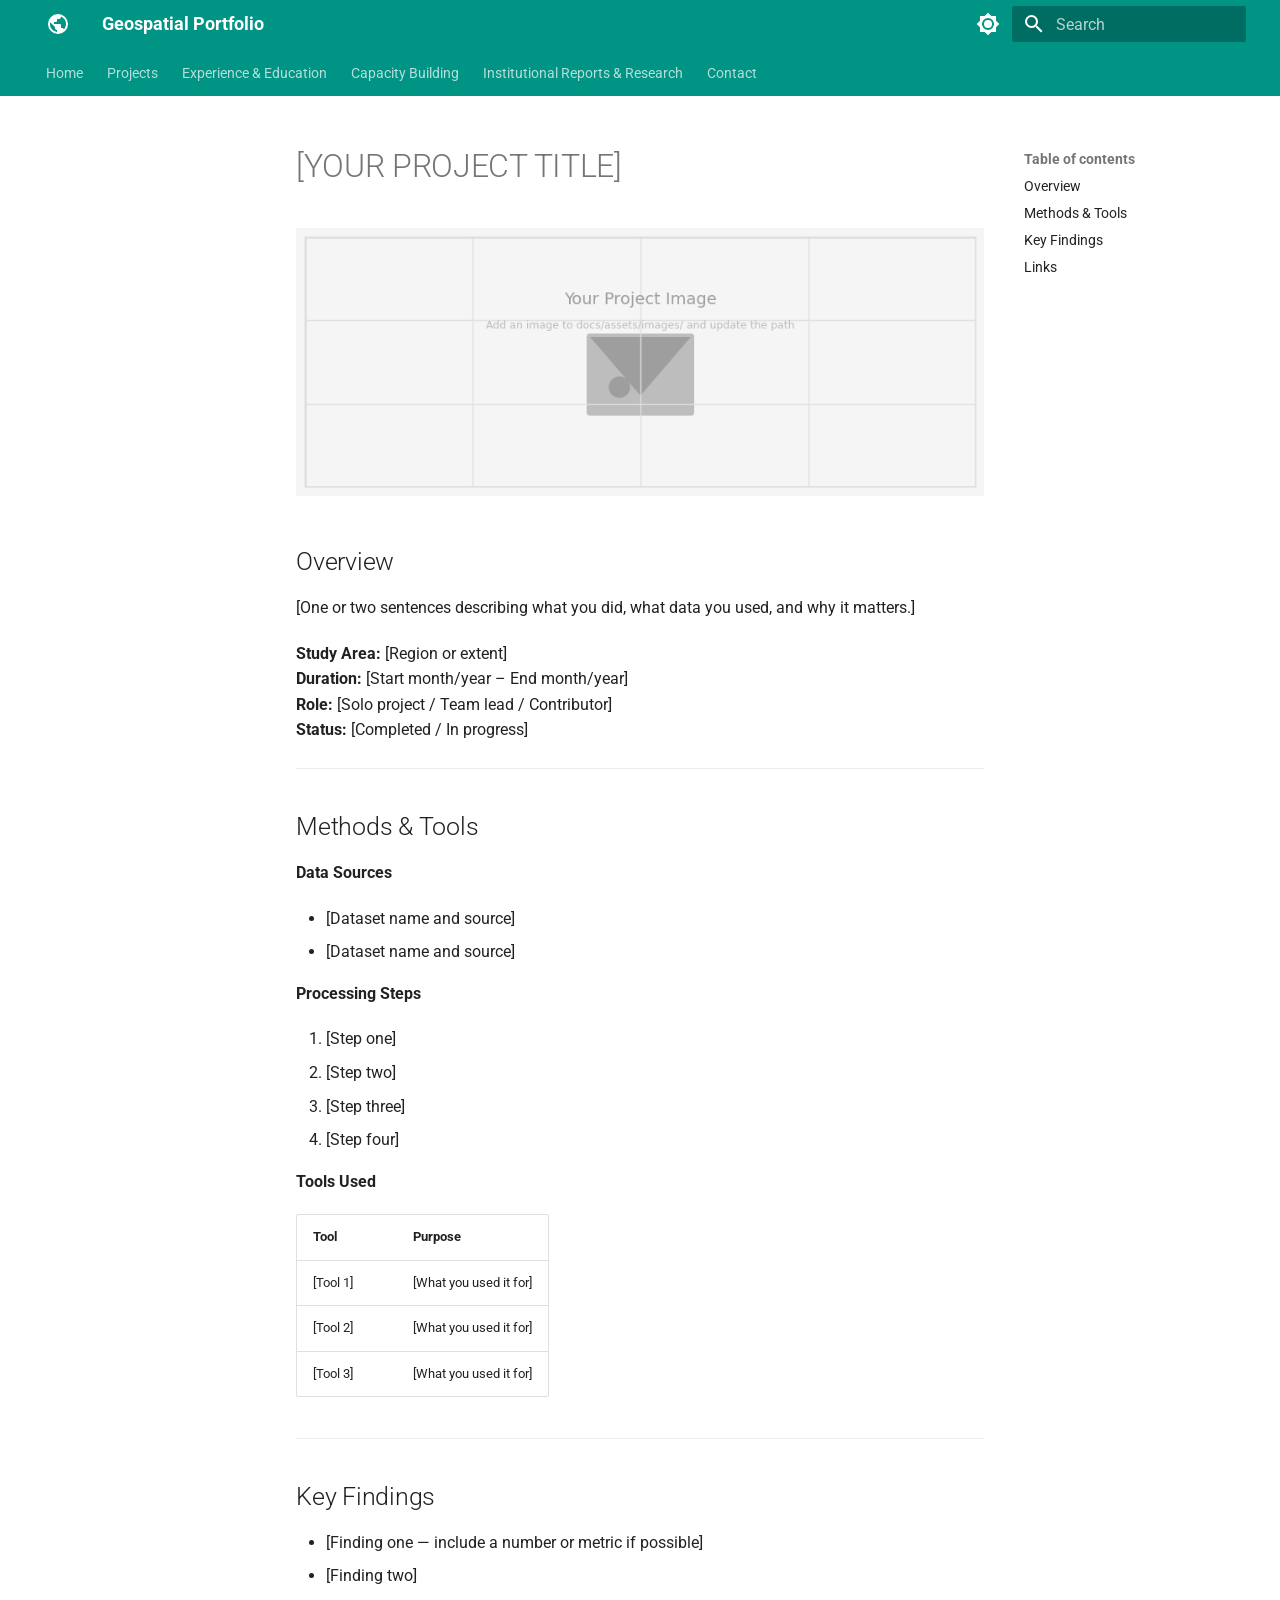
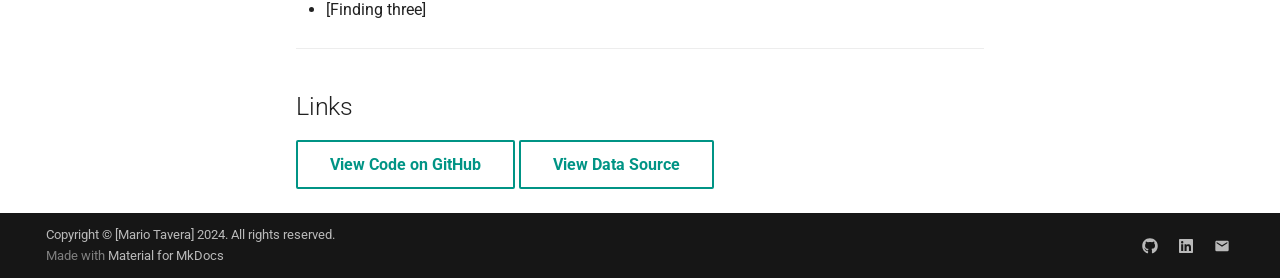
<file: projects/sample-project/index.html>
<!DOCTYPE html><html lang="en" class="no-js"><head>
    
      <meta charset="utf-8">
      <meta name="viewport" content="width=device-width,initial-scale=1">
      
        <meta name="description" content="Portfolio of Mario Tavera — GIS, Remote Sensing, and Spatial Data Science">
      
      
        <meta name="author" content="Mario Tavera">
      
      
      
      
      
        
      
      
      <link rel="icon" href="../../assets/images/favicon.png">
      <meta name="generator" content="mkdocs-1.6.1, mkdocs-material-9.7.7">
    
    
      
        <title>Sample project - Geospatial Portfolio</title>
      
    
    
      <link rel="stylesheet" href="../../assets/stylesheets/main.ec1eaa64.min.css">
      
        
        <link rel="stylesheet" href="../../assets/stylesheets/palette.ab4e12ef.min.css">
      
      


    
    
      
    
    
      
        
        
        <link rel="preconnect" href="https://fonts.gstatic.com" crossorigin="">
        <link rel="stylesheet" href="https://fonts.googleapis.com/css?family=Roboto:300,300i,400,400i,700,700i%7CRoboto+Mono:400,400i,700,700i&amp;display=fallback">
        <style>:root{--md-text-font:"Roboto";--md-code-font:"Roboto Mono"}</style>
      
    
    
      <link rel="stylesheet" href="../../assets/css/extra.css">
    
    <script>__md_scope=new URL("../..",location),__md_hash=e=>[...e].reduce(((e,_)=>(e<<5)-e+_.charCodeAt(0)),0),__md_get=(e,_=localStorage,t=__md_scope)=>JSON.parse(_.getItem(t.pathname+"."+e)),__md_set=(e,_,t=localStorage,a=__md_scope)=>{try{t.setItem(a.pathname+"."+e,JSON.stringify(_))}catch(e){}}</script>
    
      

    
    
  <link href="../../assets/stylesheets/glightbox.min.css" rel="stylesheet"><script src="../../assets/javascripts/glightbox.min.js"></script><style id="glightbox-style">
            html.glightbox-open { overflow: initial; height: 100%; }
            .gslide-title { margin-top: 0px; user-select: text; }
            .gslide-desc { color: #666; user-select: text; }
            .gslide-image img { background: white; }
            .gscrollbar-fixer { padding-right: 15px; }
            .gdesc-inner { font-size: 0.75rem; }
            body[data-md-color-scheme="slate"] .gdesc-inner { background: var(--md-default-bg-color); }
            body[data-md-color-scheme="slate"] .gslide-title { color: var(--md-default-fg-color); }
            body[data-md-color-scheme="slate"] .gslide-desc { color: var(--md-default-fg-color); }
        </style></head>
  
  
    
    
      
    
    
    
    
    <body dir="ltr" data-md-color-scheme="default" data-md-color-primary="teal" data-md-color-accent="green">
  
    
    <input class="md-toggle" data-md-toggle="drawer" type="checkbox" id="__drawer" autocomplete="off">
    <input class="md-toggle" data-md-toggle="search" type="checkbox" id="__search" autocomplete="off">
    <label class="md-overlay" for="__drawer"></label>
    <div data-md-component="skip">
      
        
        <a href="#your-project-title" class="md-skip">
          Skip to content
        </a>
      
    </div>
    <div data-md-component="announce">
      
    </div>
    
    
      

<header class="md-header" data-md-component="header">
  <nav class="md-header__inner md-grid" aria-label="Header">
    <a href="../.." title="Geospatial Portfolio" class="md-header__button md-logo" aria-label="Geospatial Portfolio" data-md-component="logo">
      
  
  <svg xmlns="http://www.w3.org/2000/svg" viewBox="0 0 24 24"><path d="M17.9 17.39c-.26-.8-1.01-1.39-1.9-1.39h-1v-3a1 1 0 0 0-1-1H8v-2h2a1 1 0 0 0 1-1V7h2a2 2 0 0 0 2-2v-.41a7.984 7.984 0 0 1 2.9 12.8M11 19.93c-3.95-.49-7-3.85-7-7.93 0-.62.08-1.22.21-1.79L9 15v1a2 2 0 0 0 2 2m1-16A10 10 0 0 0 2 12a10 10 0 0 0 10 10 10 10 0 0 0 10-10A10 10 0 0 0 12 2"></path></svg>

    </a>
    <label class="md-header__button md-icon" for="__drawer">
      
      <svg xmlns="http://www.w3.org/2000/svg" viewBox="0 0 24 24"><path d="M3 6h18v2H3zm0 5h18v2H3zm0 5h18v2H3z"></path></svg>
    </label>
    <div class="md-header__title" data-md-component="header-title">
      <div class="md-header__ellipsis">
        <div class="md-header__topic">
          <span class="md-ellipsis">
            Geospatial Portfolio
          </span>
        </div>
        <div class="md-header__topic" data-md-component="header-topic">
          <span class="md-ellipsis">
            
              Sample project
            
          </span>
        </div>
      </div>
    </div>
    
      
        <form class="md-header__option" data-md-component="palette">
  
    
    
    
    <input class="md-option" data-md-color-media="" data-md-color-scheme="default" data-md-color-primary="teal" data-md-color-accent="green" aria-label="Switch to dark mode" type="radio" name="__palette" id="__palette_0">
    
      <label class="md-header__button md-icon" title="Switch to dark mode" for="__palette_1" hidden="">
        <svg xmlns="http://www.w3.org/2000/svg" viewBox="0 0 24 24"><path d="M12 8a4 4 0 0 0-4 4 4 4 0 0 0 4 4 4 4 0 0 0 4-4 4 4 0 0 0-4-4m0 10a6 6 0 0 1-6-6 6 6 0 0 1 6-6 6 6 0 0 1 6 6 6 6 0 0 1-6 6m8-9.31V4h-4.69L12 .69 8.69 4H4v4.69L.69 12 4 15.31V20h4.69L12 23.31 15.31 20H20v-4.69L23.31 12z"></path></svg>
      </label>
    
  
    
    
    
    <input class="md-option" data-md-color-media="" data-md-color-scheme="slate" data-md-color-primary="indigo" data-md-color-accent="green" aria-label="Switch to light mode" type="radio" name="__palette" id="__palette_1">
    
      <label class="md-header__button md-icon" title="Switch to light mode" for="__palette_0" hidden="">
        <svg xmlns="http://www.w3.org/2000/svg" viewBox="0 0 24 24"><path d="M12 18c-.89 0-1.74-.2-2.5-.55C11.56 16.5 13 14.42 13 12s-1.44-4.5-3.5-5.45C10.26 6.2 11.11 6 12 6a6 6 0 0 1 6 6 6 6 0 0 1-6 6m8-9.31V4h-4.69L12 .69 8.69 4H4v4.69L.69 12 4 15.31V20h4.69L12 23.31 15.31 20H20v-4.69L23.31 12z"></path></svg>
      </label>
    
  
</form>
      
    
    
      <script>var palette=__md_get("__palette");if(palette&&palette.color){if("(prefers-color-scheme)"===palette.color.media){var media=matchMedia("(prefers-color-scheme: light)"),input=document.querySelector(media.matches?"[data-md-color-media='(prefers-color-scheme: light)']":"[data-md-color-media='(prefers-color-scheme: dark)']");palette.color.media=input.getAttribute("data-md-color-media"),palette.color.scheme=input.getAttribute("data-md-color-scheme"),palette.color.primary=input.getAttribute("data-md-color-primary"),palette.color.accent=input.getAttribute("data-md-color-accent")}for(var[key,value]of Object.entries(palette.color))document.body.setAttribute("data-md-color-"+key,value)}</script>
    
    
    
      
      
        <label class="md-header__button md-icon" for="__search">
          
          <svg xmlns="http://www.w3.org/2000/svg" viewBox="0 0 24 24"><path d="M9.5 3A6.5 6.5 0 0 1 16 9.5c0 1.61-.59 3.09-1.56 4.23l.27.27h.79l5 5-1.5 1.5-5-5v-.79l-.27-.27A6.52 6.52 0 0 1 9.5 16 6.5 6.5 0 0 1 3 9.5 6.5 6.5 0 0 1 9.5 3m0 2C7 5 5 7 5 9.5S7 14 9.5 14 14 12 14 9.5 12 5 9.5 5"></path></svg>
        </label>
        <div class="md-search" data-md-component="search" role="dialog">
  <label class="md-search__overlay" for="__search"></label>
  <div class="md-search__inner" role="search">
    <form class="md-search__form" name="search">
      <input type="text" class="md-search__input" name="query" aria-label="Search" placeholder="Search" autocapitalize="off" autocorrect="off" autocomplete="off" spellcheck="false" data-md-component="search-query" required="">
      <label class="md-search__icon md-icon" for="__search">
        
        <svg xmlns="http://www.w3.org/2000/svg" viewBox="0 0 24 24"><path d="M9.5 3A6.5 6.5 0 0 1 16 9.5c0 1.61-.59 3.09-1.56 4.23l.27.27h.79l5 5-1.5 1.5-5-5v-.79l-.27-.27A6.52 6.52 0 0 1 9.5 16 6.5 6.5 0 0 1 3 9.5 6.5 6.5 0 0 1 9.5 3m0 2C7 5 5 7 5 9.5S7 14 9.5 14 14 12 14 9.5 12 5 9.5 5"></path></svg>
        
        <svg xmlns="http://www.w3.org/2000/svg" viewBox="0 0 24 24"><path d="M20 11v2H8l5.5 5.5-1.42 1.42L4.16 12l7.92-7.92L13.5 5.5 8 11z"></path></svg>
      </label>
      <nav class="md-search__options" aria-label="Search">
        
        <button type="reset" class="md-search__icon md-icon" title="Clear" aria-label="Clear" tabindex="-1">
          
          <svg xmlns="http://www.w3.org/2000/svg" viewBox="0 0 24 24"><path d="M19 6.41 17.59 5 12 10.59 6.41 5 5 6.41 10.59 12 5 17.59 6.41 19 12 13.41 17.59 19 19 17.59 13.41 12z"></path></svg>
        </button>
      </nav>
      
    </form>
    <div class="md-search__output">
      <div class="md-search__scrollwrap" tabindex="0" data-md-scrollfix="">
        <div class="md-search-result" data-md-component="search-result">
          <div class="md-search-result__meta">
            Initializing search
          </div>
          <ol class="md-search-result__list" role="presentation"></ol>
        </div>
      </div>
    </div>
  </div>
</div>
      
    
    
  </nav>
  
</header>
    
    <div class="md-container" data-md-component="container">
      
      
        
          
            
<nav class="md-tabs" aria-label="Tabs" data-md-component="tabs">
  <div class="md-grid">
    <ul class="md-tabs__list">
      
        
  
  
  
  
    <li class="md-tabs__item">
      <a href="../.." class="md-tabs__link">
        
  
  
    
  
  Home

      </a>
    </li>
  

      
        
  
  
  
  
    
    
      <li class="md-tabs__item">
        <a href="../" class="md-tabs__link">
          
  
  
  Projects

        </a>
      </li>
    
  

      
        
  
  
  
  
    <li class="md-tabs__item">
      <a href="../../experience/" class="md-tabs__link">
        
  
  
    
  
  Experience &amp; Education

      </a>
    </li>
  

      
        
  
  
  
  
    <li class="md-tabs__item">
      <a href="../../capacity-building.md" class="md-tabs__link">
        
  
  
    
  
  Capacity Building

      </a>
    </li>
  

      
        
  
  
  
  
    <li class="md-tabs__item">
      <a href="../../publications/" class="md-tabs__link">
        
  
  
    
  
  Institutional Reports &amp; Research

      </a>
    </li>
  

      
        
  
  
  
  
    <li class="md-tabs__item">
      <a href="../../contact/" class="md-tabs__link">
        
  
  
    
  
  Contact

      </a>
    </li>
  

      
    </ul>
  </div>
</nav>
          
        
      
      <main class="md-main" data-md-component="main">
        <div class="md-main__inner md-grid">
          
            
              
              <div class="md-sidebar md-sidebar--primary" data-md-component="sidebar" data-md-type="navigation">
                <div class="md-sidebar__scrollwrap">
                  <div class="md-sidebar__inner">
                    


  


<nav class="md-nav md-nav--primary md-nav--lifted" aria-label="Navigation" data-md-level="0">
  <label class="md-nav__title" for="__drawer">
    <a href="../.." title="Geospatial Portfolio" class="md-nav__button md-logo" aria-label="Geospatial Portfolio" data-md-component="logo">
      
  
  <svg xmlns="http://www.w3.org/2000/svg" viewBox="0 0 24 24"><path d="M17.9 17.39c-.26-.8-1.01-1.39-1.9-1.39h-1v-3a1 1 0 0 0-1-1H8v-2h2a1 1 0 0 0 1-1V7h2a2 2 0 0 0 2-2v-.41a7.984 7.984 0 0 1 2.9 12.8M11 19.93c-3.95-.49-7-3.85-7-7.93 0-.62.08-1.22.21-1.79L9 15v1a2 2 0 0 0 2 2m1-16A10 10 0 0 0 2 12a10 10 0 0 0 10 10 10 10 0 0 0 10-10A10 10 0 0 0 12 2"></path></svg>

    </a>
    Geospatial Portfolio
  </label>
  
  <ul class="md-nav__list" data-md-scrollfix="">
    
      
      
  
  
  
  
    <li class="md-nav__item">
      <a href="../.." class="md-nav__link">
        
  
  
  <span class="md-ellipsis">
    
  
    Home
  

    
  </span>
  
  

      </a>
    </li>
  

    
      
      
  
  
  
  
    
    
    
    
      
      
    
    
    <li class="md-nav__item md-nav__item--nested">
      
        
        
        <input class="md-nav__toggle md-toggle " type="checkbox" id="__nav_2">
        
          
          <label class="md-nav__link" for="__nav_2" id="__nav_2_label" tabindex="0">
            
  
  
  <span class="md-ellipsis">
    
  
    Projects
  

    
  </span>
  
  

            <span class="md-nav__icon md-icon"></span>
          </label>
        
        <nav class="md-nav" data-md-level="1" aria-labelledby="__nav_2_label" aria-expanded="false">
          <label class="md-nav__title" for="__nav_2">
            <span class="md-nav__icon md-icon"></span>
            
  
    Projects
  

          </label>
          <ul class="md-nav__list" data-md-scrollfix="">
            
              
                
  
  
  
  
    <li class="md-nav__item">
      <a href="../" class="md-nav__link">
        
  
  
  <span class="md-ellipsis">
    
  
    Back to Projects
  

    
  </span>
  
  

      </a>
    </li>
  

              
            
              
                
  
  
  
  
    <li class="md-nav__item">
      <a href="../project-1/" class="md-nav__link">
        
  
  
  <span class="md-ellipsis">
    
  
    Multi-Dimensional Urban Diagnosis &amp; Strategic Planning
  

    
  </span>
  
  

      </a>
    </li>
  

              
            
              
                
  
  
  
  
    <li class="md-nav__item">
      <a href="../project-2/" class="md-nav__link">
        
  
  
  <span class="md-ellipsis">
    
  
    Automated Public Space Scoring for Action Plan Development
  

    
  </span>
  
  

      </a>
    </li>
  

              
            
              
                
  
  
  
  
    <li class="md-nav__item">
      <a href="../project-3/" class="md-nav__link">
        
  
  
  <span class="md-ellipsis">
    
  
    Localized Spatial Analytics Engine
  

    
  </span>
  
  

      </a>
    </li>
  

              
            
              
                
  
  
  
  
    <li class="md-nav__item">
      <a href="../notebook-1/" class="md-nav__link">
        
  
  
  <span class="md-ellipsis">
    
  
    Cloud-Native Satellite Image Analysis
  

    
  </span>
  
  

      </a>
    </li>
  

              
            
          </ul>
        </nav>
      
    </li>
  

    
      
      
  
  
  
  
    <li class="md-nav__item">
      <a href="../../experience/" class="md-nav__link">
        
  
  
  <span class="md-ellipsis">
    
  
    Experience &amp; Education
  

    
  </span>
  
  

      </a>
    </li>
  

    
      
      
  
  
  
  
    <li class="md-nav__item">
      <a href="../../capacity-building.md" class="md-nav__link">
        
  
  
  <span class="md-ellipsis">
    
  
    Capacity Building
  

    
  </span>
  
  

      </a>
    </li>
  

    
      
      
  
  
  
  
    <li class="md-nav__item">
      <a href="../../publications/" class="md-nav__link">
        
  
  
  <span class="md-ellipsis">
    
  
    Institutional Reports &amp; Research
  

    
  </span>
  
  

      </a>
    </li>
  

    
      
      
  
  
  
  
    <li class="md-nav__item">
      <a href="../../contact/" class="md-nav__link">
        
  
  
  <span class="md-ellipsis">
    
  
    Contact
  

    
  </span>
  
  

      </a>
    </li>
  

    
  </ul>
</nav>
                  </div>
                </div>
              </div>
            
            
              
              <div class="md-sidebar md-sidebar--secondary" data-md-component="sidebar" data-md-type="toc">
                <div class="md-sidebar__scrollwrap">
                  <div class="md-sidebar__inner">
                    

<nav class="md-nav md-nav--secondary" aria-label="Table of contents">
  
  
  
    
  
  
    <label class="md-nav__title" for="__toc">
      <span class="md-nav__icon md-icon"></span>
      Table of contents
    </label>
    <ul class="md-nav__list" data-md-component="toc" data-md-scrollfix="">
      
        <li class="md-nav__item">
  <a href="#overview" class="md-nav__link">
    <span class="md-ellipsis">
      
        Overview
      
    </span>
  </a>
  
</li>
      
        <li class="md-nav__item">
  <a href="#methods-tools" class="md-nav__link">
    <span class="md-ellipsis">
      
        Methods &amp; Tools
      
    </span>
  </a>
  
</li>
      
        <li class="md-nav__item">
  <a href="#key-findings" class="md-nav__link">
    <span class="md-ellipsis">
      
        Key Findings
      
    </span>
  </a>
  
</li>
      
        <li class="md-nav__item">
  <a href="#links" class="md-nav__link">
    <span class="md-ellipsis">
      
        Links
      
    </span>
  </a>
  
</li>
      
    </ul>
  
</nav>
                  </div>
                </div>
              </div>
            
          
          
            <div class="md-content" data-md-component="content">
              
              <article class="md-content__inner md-typeset">
                
                  



<!--
CHECKLIST FOR THIS PAGE (copy this file for each new project):
- [ ] Replace [YOUR PROJECT TITLE] with your project title
- [ ] Replace the hero image with your own (add to docs/assets/images/)
- [ ] Update the Overview section
- [ ] Update the Methods & Tools section
- [ ] Update the Key Findings section
- [ ] Update the Links section
- [ ] Add a card for this project on docs/projects/index.md
- [ ] Add a nav entry in mkdocs.yml
--><h1 id="your-project-title">[YOUR PROJECT TITLE]</h1>
<p><a class="glightbox" data-type="image" data-width="auto" data-height="auto" href="../../assets/images/placeholder-project.png" data-desc-position="bottom"><img alt="Project overview image" src="../../assets/images/placeholder-project.png"></a></p>
<h2 id="overview">Overview</h2>
<p>[One or two sentences describing what you did, what data you used, and why it matters.]</p>
<p><strong>Study Area:</strong> [Region or extent]<br>
<strong>Duration:</strong> [Start month/year – End month/year]<br>
<strong>Role:</strong> [Solo project / Team lead / Contributor]<br>
<strong>Status:</strong> [Completed / In progress]</p>
<hr>
<h2 id="methods-tools">Methods &amp; Tools</h2>
<p><strong>Data Sources</strong></p>
<ul>
<li>[Dataset name and source]</li>
<li>[Dataset name and source]</li>
</ul>
<p><strong>Processing Steps</strong></p>
<ol>
<li>[Step one]</li>
<li>[Step two]</li>
<li>[Step three]</li>
<li>[Step four]</li>
</ol>
<p><strong>Tools Used</strong></p>
<table>
<thead>
<tr>
<th>Tool</th>
<th>Purpose</th>
</tr>
</thead>
<tbody>
<tr>
<td>[Tool 1]</td>
<td>[What you used it for]</td>
</tr>
<tr>
<td>[Tool 2]</td>
<td>[What you used it for]</td>
</tr>
<tr>
<td>[Tool 3]</td>
<td>[What you used it for]</td>
</tr>
</tbody>
</table>
<hr>
<h2 id="key-findings">Key Findings</h2>
<ul>
<li>[Finding one — include a number or metric if possible]</li>
<li>[Finding two]</li>
<li>[Finding three]</li>
</ul>
<hr>
<h2 id="links">Links</h2>
<p><a class="md-button" href="https://github.com/[YOUR-GITHUB-USERNAME]/[YOUR-REPO-NAME]">View Code on GitHub</a>
<a class="md-button" href="https://example.com">View Data Source</a></p>












                
              </article>
            </div>
          
          
<script>var target=document.getElementById(location.hash.slice(1));target&&target.name&&(target.checked=target.name.startsWith("__tabbed_"))</script>
        </div>
        
          <button type="button" class="md-top md-icon" data-md-component="top" hidden="">
  
  <svg xmlns="http://www.w3.org/2000/svg" viewBox="0 0 24 24"><path d="M13 20h-2V8l-5.5 5.5-1.42-1.42L12 4.16l7.92 7.92-1.42 1.42L13 8z"></path></svg>
  Back to top
</button>
        
      </main>
      
        <footer class="md-footer">
  
  <div class="md-footer-meta md-typeset">
    <div class="md-footer-meta__inner md-grid">
      <div class="md-copyright">
  
    <div class="md-copyright__highlight">
      Copyright © [Mario Tavera] 2024. All rights reserved.
    </div>
  
  
    Made with
    <a href="https://squidfunk.github.io/mkdocs-material/" target="_blank" rel="noopener">
      Material for MkDocs
    </a>
  
</div>
      
        
<div class="md-social">
  
    
    
    
    
      
      
    
    <a href="https://github.com/Mariotavera" target="_blank" rel="noopener" title="github.com" class="md-social__link">
      <svg xmlns="http://www.w3.org/2000/svg" viewBox="0 0 512 512"><!--! Font Awesome Free 7.1.0 by @fontawesome - https://fontawesome.com License - https://fontawesome.com/license/free (Icons: CC BY 4.0, Fonts: SIL OFL 1.1, Code: MIT License) Copyright 2025 Fonticons, Inc.--><path d="M173.9 397.4c0 2-2.3 3.6-5.2 3.6-3.3.3-5.6-1.3-5.6-3.6 0-2 2.3-3.6 5.2-3.6 3-.3 5.6 1.3 5.6 3.6m-31.1-4.5c-.7 2 1.3 4.3 4.3 4.9 2.6 1 5.6 0 6.2-2s-1.3-4.3-4.3-5.2c-2.6-.7-5.5.3-6.2 2.3m44.2-1.7c-2.9.7-4.9 2.6-4.6 4.9.3 2 2.9 3.3 5.9 2.6 2.9-.7 4.9-2.6 4.6-4.6-.3-1.9-3-3.2-5.9-2.9M252.8 8C114.1 8 8 113.3 8 252c0 110.9 69.8 205.8 169.5 239.2 12.8 2.3 17.3-5.6 17.3-12.1 0-6.2-.3-40.4-.3-61.4 0 0-70 15-84.7-29.8 0 0-11.4-29.1-27.8-36.6 0 0-22.9-15.7 1.6-15.4 0 0 24.9 2 38.6 25.8 21.9 38.6 58.6 27.5 72.9 20.9 2.3-16 8.8-27.1 16-33.7-55.9-6.2-112.3-14.3-112.3-110.5 0-27.5 7.6-41.3 23.6-58.9-2.6-6.5-11.1-33.3 2.6-67.9 20.9-6.5 69 27 69 27 20-5.6 41.5-8.5 62.8-8.5s42.8 2.9 62.8 8.5c0 0 48.1-33.6 69-27 13.7 34.7 5.2 61.4 2.6 67.9 16 17.7 25.8 31.5 25.8 58.9 0 96.5-58.9 104.2-114.8 110.5 9.2 7.9 17 22.9 17 46.4 0 33.7-.3 75.4-.3 83.6 0 6.5 4.6 14.4 17.3 12.1C436.2 457.8 504 362.9 504 252 504 113.3 391.5 8 252.8 8M105.2 352.9c-1.3 1-1 3.3.7 5.2 1.6 1.6 3.9 2.3 5.2 1 1.3-1 1-3.3-.7-5.2-1.6-1.6-3.9-2.3-5.2-1m-10.8-8.1c-.7 1.3.3 2.9 2.3 3.9 1.6 1 3.6.7 4.3-.7.7-1.3-.3-2.9-2.3-3.9-2-.6-3.6-.3-4.3.7m32.4 35.6c-1.6 1.3-1 4.3 1.3 6.2 2.3 2.3 5.2 2.6 6.5 1 1.3-1.3.7-4.3-1.3-6.2-2.2-2.3-5.2-2.6-6.5-1m-11.4-14.7c-1.6 1-1.6 3.6 0 5.9s4.3 3.3 5.6 2.3c1.6-1.3 1.6-3.9 0-6.2-1.4-2.3-4-3.3-5.6-2"></path></svg>
    </a>
  
    
    
    
    
      
      
    
    <a href="https://linkedin.com/in/mario-tavera-palomino/" target="_blank" rel="noopener" title="linkedin.com" class="md-social__link">
      <svg xmlns="http://www.w3.org/2000/svg" viewBox="0 0 448 512"><!--! Font Awesome Free 7.1.0 by @fontawesome - https://fontawesome.com License - https://fontawesome.com/license/free (Icons: CC BY 4.0, Fonts: SIL OFL 1.1, Code: MIT License) Copyright 2025 Fonticons, Inc.--><path d="M416 32H31.9C14.3 32 0 46.5 0 64.3v383.4C0 465.5 14.3 480 31.9 480H416c17.6 0 32-14.5 32-32.3V64.3c0-17.8-14.4-32.3-32-32.3M135.4 416H69V202.2h66.5V416zM102.2 96a38.5 38.5 0 1 1 0 77 38.5 38.5 0 1 1 0-77m282.1 320h-66.4V312c0-24.8-.5-56.7-34.5-56.7-34.6 0-39.9 27-39.9 54.9V416h-66.4V202.2h63.7v29.2h.9c8.9-16.8 30.6-34.5 62.9-34.5 67.2 0 79.7 44.3 79.7 101.9z"></path></svg>
    </a>
  
    
    
    
    
    <a href="mailto:mariotaverapalomino@gmail.com" target="_blank" rel="noopener" title="" class="md-social__link">
      <svg xmlns="http://www.w3.org/2000/svg" viewBox="0 0 24 24"><path d="m20 8-8 5-8-5V6l8 5 8-5m0-2H4c-1.11 0-2 .89-2 2v12a2 2 0 0 0 2 2h16a2 2 0 0 0 2-2V6a2 2 0 0 0-2-2"></path></svg>
    </a>
  
</div>
      
    </div>
  </div>
</footer>
      
    </div>
    <div class="md-dialog" data-md-component="dialog">
      <div class="md-dialog__inner md-typeset"></div>
    </div>
    
    
    
      
      
      <script id="__config" type="application/json">{"annotate": null, "base": "../..", "features": ["navigation.tabs", "navigation.top", "content.code.copy"], "search": "../../assets/javascripts/workers/search.2c215733.min.js", "tags": null, "translations": {"clipboard.copied": "Copied to clipboard", "clipboard.copy": "Copy to clipboard", "search.result.more.one": "1 more on this page", "search.result.more.other": "# more on this page", "search.result.none": "No matching documents", "search.result.one": "1 matching document", "search.result.other": "# matching documents", "search.result.placeholder": "Type to start searching", "search.result.term.missing": "Missing", "select.version": "Select version"}, "version": null}</script>
    
    
      <script src="../../assets/javascripts/bundle.d7400e89.min.js"></script>
      
    
  
<script id="init-glightbox">const lightbox = GLightbox({"touchNavigation": true, "loop": false, "zoomable": true, "draggable": true, "openEffect": "zoom", "closeEffect": "zoom", "slideEffect": "slide"});
document$.subscribe(()=>{ lightbox.reload(); });
</script></body></html>
</file>
<file: assets/css/extra.css>
.profile-photo {
  border-radius: 8px; 
    width: 350px;       
    height: auto;
    object-fit: cover;
    border-radius: 8px;
    flex-shrink: 0;
}

.hero {
display: flex;
  align-items: center;              
  gap: 2.2rem;                        
  padding: 1.75rem 2rem;
  background-color: #f8fafc;         
  border: 1px solid #e2e8f0;         
  border-radius: 12px;
  margin-bottom: 2rem;
}

.hero h1 {
  margin: 0 0 0.2rem 0 !important;  
  font-size: 1.9rem;
  font-weight: 700;
  line-height: 1.2;
  color: var(--md-default-fg-color);
}

.hero-text h2 {
  margin: 0 0 0.75rem 0 !important; 
  font-size: 1.15rem;
  font-weight: 600;
  color: var(--md-primary-fg-color);
}

.hero p {
  margin: 0;
  font-size: 0.95rem;
  line-height: 1.5;
  color: var(--md-default-fg-color--light);
}

.hero + hr {
  margin-top: 0.5rem;
}

.about-image {
  width: 100%;
  margin: 1rem 0;
}

.about-image img {
  width: 100%;
  height: 500px;               
  object-fit: cover;
  object-position: center 60%; 
  border-radius: 8px;
  display: block;
}

.about-actions {
  display: flex;
  gap: 1rem;
  margin-top: 1rem;
}

@media (max-width: 600px) {
  .about-image img {
    height: 180px;
  }
  
  .about-actions {
    flex-direction: column;
  }
}

.timeline {
  padding-left: 1.75rem;
  border-left: 3px solid var(--md-primary-fg-color--light);
}

.timeline-entry {
  position: relative;
  margin-bottom: 1.75rem;
}

.timeline-entry::before {
  content: '';
  position: absolute;
  left: -2.2rem;
  top: 0.45rem;
  width: 0.9rem;
  height: 0.9rem;
  border-radius: 50%;
  background-color: var(--md-primary-fg-color);
  border: 2px solid var(--md-default-bg-color);
}

.timeline-entry h3 {
  margin-top: 0;
}

.md-typeset .grid.cards > ul > li {
  background-color: #f0f7ff;
}


.project-card {
  border: 1px solid var(--md-default-fg-color--lightest);
  border-radius: 8px;
  padding: 1rem;
  background-color: #f0f7ff;
  transition: box-shadow 0.2s;
}

.project-card:hover {
  box-shadow: 0 4px 16px rgba(0, 0, 0, 0.12);
}

.project-card img {
  width: 100%;
  height: 180px;
  object-fit: cover;
  border-radius: 4px;
  margin-bottom: 0.75rem;
}


.projects-grid {
  grid-template-columns: repeat(2, minmax(0, 1fr)) !important;
  gap: 1.5rem;
}


@media screen and (max-width: 768px) {
  .projects-grid {
    grid-template-columns: 1fr !important;
  }
}


.md-typeset p {
  text-align: justify !important;
  text-justify: inter-word; 
  line-height: 1.6;
  margin-bottom: 1.25em;
}


.md-content p {
  text-align: justify !important;
}


.grid-container .card,
.project-card {
    display: flex;
    flex-direction: column;
    height: 100%;
}


.project-card .btn-container,
.project-card a.button,
.project-card .view-project-btn {
    margin-top: auto; 
}


.project-card .tags {
    min-height: 52px; 
    display: flex;
    flex-wrap: wrap;
    align-content: flex-start;
    gap: 6px;
    margin-bottom: 12px;
}
</file>
<file: assets/stylesheets/main.ec1eaa64.min.css>
@charset "UTF-8";html{-webkit-text-size-adjust:none;-moz-text-size-adjust:none;text-size-adjust:none;box-sizing:border-box}*,:after,:before{box-sizing:inherit}@media (prefers-reduced-motion){*,:after,:before{transition:none!important}}body{margin:0}a,button,input,label{-webkit-tap-highlight-color:transparent}a{color:inherit;text-decoration:none}hr{border:0;box-sizing:initial;display:block;height:.05rem;overflow:visible;padding:0}small{font-size:80%}sub,sup{line-height:1em}img{border-style:none}table{border-collapse:initial;border-spacing:0}td,th{font-weight:400;vertical-align:top}button{background:#0000;border:0;font-family:inherit;font-size:inherit;margin:0;padding:0}input{border:0;outline:none}:root{--md-primary-fg-color:#4051b5;--md-primary-fg-color--light:#5d6cc0;--md-primary-fg-color--dark:#303fa1;--md-primary-bg-color:#fff;--md-primary-bg-color--light:#ffffffb3;--md-accent-fg-color:#526cfe;--md-accent-fg-color--transparent:#526cfe1a;--md-accent-bg-color:#fff;--md-accent-bg-color--light:#ffffffb3}[data-md-color-scheme=default]{color-scheme:light}[data-md-color-scheme=default] img[src$="#gh-dark-mode-only"],[data-md-color-scheme=default] img[src$="#only-dark"]{display:none}:root,[data-md-color-scheme=default]{--md-hue:225deg;--md-default-fg-color:#000000de;--md-default-fg-color--light:#0000008a;--md-default-fg-color--lighter:#00000052;--md-default-fg-color--lightest:#00000012;--md-default-bg-color:#fff;--md-default-bg-color--light:#ffffffb3;--md-default-bg-color--lighter:#ffffff4d;--md-default-bg-color--lightest:#ffffff1f;--md-code-fg-color:#36464e;--md-code-bg-color:#f5f5f5;--md-code-bg-color--light:#f5f5f5b3;--md-code-bg-color--lighter:#f5f5f54d;--md-code-hl-color:#4287ff;--md-code-hl-color--light:#4287ff1a;--md-code-hl-number-color:#d52a2a;--md-code-hl-special-color:#db1457;--md-code-hl-function-color:#a846b9;--md-code-hl-constant-color:#6e59d9;--md-code-hl-keyword-color:#3f6ec6;--md-code-hl-string-color:#1c7d4d;--md-code-hl-name-color:var(--md-code-fg-color);--md-code-hl-operator-color:var(--md-default-fg-color--light);--md-code-hl-punctuation-color:var(--md-default-fg-color--light);--md-code-hl-comment-color:var(--md-default-fg-color--light);--md-code-hl-generic-color:var(--md-default-fg-color--light);--md-code-hl-variable-color:var(--md-default-fg-color--light);--md-typeset-color:var(--md-default-fg-color);--md-typeset-a-color:var(--md-primary-fg-color);--md-typeset-del-color:#f5503d26;--md-typeset-ins-color:#0bd57026;--md-typeset-kbd-color:#fafafa;--md-typeset-kbd-accent-color:#fff;--md-typeset-kbd-border-color:#b8b8b8;--md-typeset-mark-color:#ffff0080;--md-typeset-table-color:#0000001f;--md-typeset-table-color--light:rgba(0,0,0,.035);--md-admonition-fg-color:var(--md-default-fg-color);--md-admonition-bg-color:var(--md-default-bg-color);--md-warning-fg-color:#000000de;--md-warning-bg-color:#ff9;--md-footer-fg-color:#fff;--md-footer-fg-color--light:#ffffffb3;--md-footer-fg-color--lighter:#ffffff73;--md-footer-bg-color:#000000de;--md-footer-bg-color--dark:#00000052;--md-shadow-z1:0 0.2rem 0.5rem #0000000d,0 0 0.05rem #0000001a;--md-shadow-z2:0 0.2rem 0.5rem #0000001a,0 0 0.05rem #00000040;--md-shadow-z3:0 0.2rem 0.5rem #0003,0 0 0.05rem #00000059}.md-icon svg{fill:currentcolor;display:block;height:1.2rem;width:1.2rem}body{-webkit-font-smoothing:antialiased;-moz-osx-font-smoothing:grayscale;--md-text-font-family:var(--md-text-font,_),-apple-system,BlinkMacSystemFont,Helvetica,Arial,sans-serif;--md-code-font-family:var(--md-code-font,_),SFMono-Regular,Consolas,Menlo,monospace}aside,body,input{font-feature-settings:"kern","liga";color:var(--md-typeset-color);font-family:var(--md-text-font-family)}code,kbd,pre{font-feature-settings:"kern";font-family:var(--md-code-font-family)}:root{--md-typeset-table-sort-icon:url('data:image/svg+xml;charset=utf-8,<svg xmlns="http://www.w3.org/2000/svg" viewBox="0 0 24 24"><path d="m18 21-4-4h3V7h-3l4-4 4 4h-3v10h3M2 19v-2h10v2M2 13v-2h7v2M2 7V5h4v2z"/></svg>');--md-typeset-table-sort-icon--asc:url('data:image/svg+xml;charset=utf-8,<svg xmlns="http://www.w3.org/2000/svg" viewBox="0 0 24 24"><path d="M19 17h3l-4 4-4-4h3V3h2M2 17h10v2H2M6 5v2H2V5m0 6h7v2H2z"/></svg>');--md-typeset-table-sort-icon--desc:url('data:image/svg+xml;charset=utf-8,<svg xmlns="http://www.w3.org/2000/svg" viewBox="0 0 24 24"><path d="M19 7h3l-4-4-4 4h3v14h2M2 17h10v2H2M6 5v2H2V5m0 6h7v2H2z"/></svg>')}.md-typeset{-webkit-print-color-adjust:exact;color-adjust:exact;font-size:.8rem;line-height:1.6;overflow-wrap:break-word}@media print{.md-typeset{font-size:.68rem}}.md-typeset blockquote,.md-typeset dl,.md-typeset figure,.md-typeset ol,.md-typeset pre,.md-typeset ul{margin-bottom:1em;margin-top:1em}.md-typeset h1{color:var(--md-default-fg-color--light);font-size:2em;line-height:1.3;margin:0 0 1.25em}.md-typeset h1,.md-typeset h2{font-weight:300;letter-spacing:-.01em}.md-typeset h2{font-size:1.5625em;line-height:1.4;margin:1.6em 0 .64em}.md-typeset h3{font-size:1.25em;font-weight:400;letter-spacing:-.01em;line-height:1.5;margin:1.6em 0 .8em}.md-typeset h2+h3{margin-top:.8em}.md-typeset h4{font-weight:700;letter-spacing:-.01em;margin:1em 0}.md-typeset h5,.md-typeset h6{color:var(--md-default-fg-color--light);font-size:.8em;font-weight:700;letter-spacing:-.01em;margin:1.25em 0}.md-typeset h5{text-transform:uppercase}.md-typeset h5 code{text-transform:none}.md-typeset hr{border-bottom:.05rem solid var(--md-default-fg-color--lightest);display:flow-root;margin:1.5em 0}.md-typeset a{color:var(--md-typeset-a-color);word-break:break-word}.md-typeset a,.md-typeset a:before{transition:color 125ms}.md-typeset a:focus,.md-typeset a:hover{color:var(--md-accent-fg-color)}.md-typeset a:focus code,.md-typeset a:hover code{background-color:var(--md-accent-fg-color--transparent);color:var(--md-accent-fg-color)}.md-typeset a code{color:var(--md-typeset-a-color)}.md-typeset a.focus-visible{outline-color:var(--md-accent-fg-color);outline-offset:.2rem}.md-typeset code,.md-typeset kbd,.md-typeset pre{color:var(--md-code-fg-color);direction:ltr;font-variant-ligatures:none;transition:background-color 125ms}@media print{.md-typeset code,.md-typeset kbd,.md-typeset pre{white-space:pre-wrap}}.md-typeset code{background-color:var(--md-code-bg-color);border-radius:.1rem;-webkit-box-decoration-break:clone;box-decoration-break:clone;font-size:.85em;padding:0 .2941176471em;transition:color 125ms,background-color 125ms;word-break:break-word}.md-typeset code:not(.focus-visible){-webkit-tap-highlight-color:transparent;outline:none}.md-typeset pre{display:flow-root;line-height:1.4;position:relative}.md-typeset pre>code{-webkit-box-decoration-break:slice;box-decoration-break:slice;box-shadow:none;display:block;margin:0;outline-color:var(--md-accent-fg-color);overflow:auto;padding:.7720588235em 1.1764705882em;scrollbar-color:var(--md-default-fg-color--lighter) #0000;scrollbar-width:thin;touch-action:auto;word-break:normal}.md-typeset pre>code:hover{scrollbar-color:var(--md-accent-fg-color) #0000}.md-typeset pre>code::-webkit-scrollbar{height:.2rem;width:.2rem}.md-typeset pre>code::-webkit-scrollbar-thumb{background-color:var(--md-default-fg-color--lighter)}.md-typeset pre>code::-webkit-scrollbar-thumb:hover{background-color:var(--md-accent-fg-color)}.md-typeset kbd{background-color:var(--md-typeset-kbd-color);border-radius:.1rem;box-shadow:0 .1rem 0 .05rem var(--md-typeset-kbd-border-color),0 .1rem 0 var(--md-typeset-kbd-border-color),0 -.1rem .2rem var(--md-typeset-kbd-accent-color) inset;color:var(--md-default-fg-color);display:inline-block;font-size:.75em;padding:0 .6666666667em;vertical-align:text-top;word-break:break-word}.md-typeset mark{background-color:var(--md-typeset-mark-color);-webkit-box-decoration-break:clone;box-decoration-break:clone;color:inherit;word-break:break-word}.md-typeset abbr{cursor:help;text-decoration:none}.md-typeset [data-preview],.md-typeset abbr{border-bottom:.05rem dotted var(--md-default-fg-color--light)}.md-typeset small{opacity:.75}[dir=ltr] .md-typeset sub,[dir=ltr] .md-typeset sup{margin-left:.078125em}[dir=rtl] .md-typeset sub,[dir=rtl] .md-typeset sup{margin-right:.078125em}[dir=ltr] .md-typeset blockquote{padding-left:.6rem}[dir=rtl] .md-typeset blockquote{padding-right:.6rem}[dir=ltr] .md-typeset blockquote{border-left:.2rem solid var(--md-default-fg-color--lighter)}[dir=rtl] .md-typeset blockquote{border-right:.2rem solid var(--md-default-fg-color--lighter)}.md-typeset blockquote{color:var(--md-default-fg-color--light);margin-left:0;margin-right:0}.md-typeset ul{list-style-type:disc}.md-typeset ul[type]{list-style-type:revert-layer}[dir=ltr] .md-typeset ol,[dir=ltr] .md-typeset ul{margin-left:.625em}[dir=rtl] .md-typeset ol,[dir=rtl] .md-typeset ul{margin-right:.625em}.md-typeset ol,.md-typeset ul{padding:0}.md-typeset ol:not([hidden]),.md-typeset ul:not([hidden]){display:flow-root}.md-typeset ol ol,.md-typeset ul ol{list-style-type:lower-alpha}.md-typeset ol ol ol,.md-typeset ul ol ol{list-style-type:lower-roman}.md-typeset ol ol ol ol,.md-typeset ul ol ol ol{list-style-type:upper-alpha}.md-typeset ol ol ol ol ol,.md-typeset ul ol ol ol ol{list-style-type:upper-roman}.md-typeset ol[type],.md-typeset ul[type]{list-style-type:revert-layer}[dir=ltr] .md-typeset ol li,[dir=ltr] .md-typeset ul li{margin-left:1.25em}[dir=rtl] .md-typeset ol li,[dir=rtl] .md-typeset ul li{margin-right:1.25em}.md-typeset ol li,.md-typeset ul li{margin-bottom:.5em}.md-typeset ol li blockquote,.md-typeset ol li p,.md-typeset ul li blockquote,.md-typeset ul li p{margin:.5em 0}.md-typeset ol li:last-child,.md-typeset ul li:last-child{margin-bottom:0}[dir=ltr] .md-typeset ol li ol,[dir=ltr] .md-typeset ol li ul,[dir=ltr] .md-typeset ul li ol,[dir=ltr] .md-typeset ul li ul{margin-left:.625em}[dir=rtl] .md-typeset ol li ol,[dir=rtl] .md-typeset ol li ul,[dir=rtl] .md-typeset ul li ol,[dir=rtl] .md-typeset ul li ul{margin-right:.625em}.md-typeset ol li ol,.md-typeset ol li ul,.md-typeset ul li ol,.md-typeset ul li ul{margin-bottom:.5em;margin-top:.5em}[dir=ltr] .md-typeset dd{margin-left:1.875em}[dir=rtl] .md-typeset dd{margin-right:1.875em}.md-typeset dd{margin-bottom:1.5em;margin-top:1em}.md-typeset img,.md-typeset svg,.md-typeset video{height:auto;max-width:100%}.md-typeset img[align=left]{margin:1em 1em 1em 0}.md-typeset img[align=right]{margin:1em 0 1em 1em}.md-typeset img[align]:only-child{margin-top:0}.md-typeset figure{display:flow-root;margin:1em auto;max-width:100%;text-align:center;width:fit-content}.md-typeset figure img{display:block;margin:0 auto}.md-typeset figcaption{font-style:italic;margin:1em auto;max-width:24rem}.md-typeset iframe{max-width:100%}.md-typeset table:not([class]){background-color:var(--md-default-bg-color);border:.05rem solid var(--md-typeset-table-color);border-radius:.1rem;display:inline-block;font-size:.64rem;max-width:100%;overflow:auto;touch-action:auto}@media print{.md-typeset table:not([class]){display:table}}.md-typeset table:not([class])+*{margin-top:1.5em}.md-typeset table:not([class]) td>:first-child,.md-typeset table:not([class]) th>:first-child{margin-top:0}.md-typeset table:not([class]) td>:last-child,.md-typeset table:not([class]) th>:last-child{margin-bottom:0}.md-typeset table:not([class]) td:not([align]),.md-typeset table:not([class]) th:not([align]){text-align:left}[dir=rtl] .md-typeset table:not([class]) td:not([align]),[dir=rtl] .md-typeset table:not([class]) th:not([align]){text-align:right}.md-typeset table:not([class]) th{font-weight:700;min-width:5rem;padding:.9375em 1.25em;vertical-align:top}.md-typeset table:not([class]) td{border-top:.05rem solid var(--md-typeset-table-color);padding:.9375em 1.25em;vertical-align:top}.md-typeset table:not([class]) tbody tr{transition:background-color 125ms}.md-typeset table:not([class]) tbody tr:hover{background-color:var(--md-typeset-table-color--light);box-shadow:0 .05rem 0 var(--md-default-bg-color) inset}.md-typeset table:not([class]) a{word-break:normal}.md-typeset table th[role=columnheader]{cursor:pointer}[dir=ltr] .md-typeset table th[role=columnheader]:after{margin-left:.5em}[dir=rtl] .md-typeset table th[role=columnheader]:after{margin-right:.5em}.md-typeset table th[role=columnheader]:after{content:"";display:inline-block;height:1.2em;-webkit-mask-image:var(--md-typeset-table-sort-icon);mask-image:var(--md-typeset-table-sort-icon);-webkit-mask-repeat:no-repeat;mask-repeat:no-repeat;-webkit-mask-size:contain;mask-size:contain;transition:background-color 125ms;vertical-align:text-bottom;width:1.2em}.md-typeset table th[role=columnheader]:hover:after{background-color:var(--md-default-fg-color--lighter)}.md-typeset table th[role=columnheader][aria-sort=ascending]:after{background-color:var(--md-default-fg-color--light);-webkit-mask-image:var(--md-typeset-table-sort-icon--asc);mask-image:var(--md-typeset-table-sort-icon--asc)}.md-typeset table th[role=columnheader][aria-sort=descending]:after{background-color:var(--md-default-fg-color--light);-webkit-mask-image:var(--md-typeset-table-sort-icon--desc);mask-image:var(--md-typeset-table-sort-icon--desc)}.md-typeset__scrollwrap{margin:1em -.8rem;overflow-x:auto;touch-action:auto}.md-typeset__table{display:inline-block;margin-bottom:.5em;padding:0 .8rem}@media print{.md-typeset__table{display:block}}html .md-typeset__table table{display:table;margin:0;overflow:hidden;width:100%}@media screen and (max-width:44.984375em){.md-content__inner>pre{margin:1em -.8rem}.md-content__inner>pre code{border-radius:0}}.md-typeset .md-author{border-radius:100%;display:block;flex-shrink:0;height:1.6rem;overflow:hidden;position:relative;transition:color 125ms,transform 125ms;width:1.6rem}.md-typeset .md-author img{display:block}.md-typeset .md-author--more{background:var(--md-default-fg-color--lightest);color:var(--md-default-fg-color--lighter);font-size:.6rem;font-weight:700;line-height:1.6rem;text-align:center}.md-typeset .md-author--long{height:2.4rem;width:2.4rem}.md-typeset a.md-author{transform:scale(1)}.md-typeset a.md-author img{border-radius:100%;filter:grayscale(100%) opacity(75%);transition:filter 125ms}.md-typeset a.md-author:focus,.md-typeset a.md-author:hover{transform:scale(1.1);z-index:1}.md-typeset a.md-author:focus img,.md-typeset a.md-author:hover img{filter:grayscale(0)}.md-banner{background-color:var(--md-footer-bg-color);color:var(--md-footer-fg-color);overflow:auto}@media print{.md-banner{display:none}}.md-banner--warning{background-color:var(--md-warning-bg-color);color:var(--md-warning-fg-color)}.md-banner__inner{font-size:.7rem;margin:.6rem auto;padding:0 .8rem}[dir=ltr] .md-banner__button{float:right}[dir=rtl] .md-banner__button{float:left}.md-banner__button{color:inherit;cursor:pointer;transition:opacity .25s}.no-js .md-banner__button{display:none}.md-banner__button:hover{opacity:.7}html{font-size:125%;height:100%;overflow-x:hidden}@media screen and (min-width:100em){html{font-size:137.5%}}@media screen and (min-width:125em){html{font-size:150%}}body{background-color:var(--md-default-bg-color);display:flex;flex-direction:column;font-size:.5rem;min-height:100%;position:relative;width:100%}@media print{body{display:block}}@media screen and (max-width:59.984375em){body[data-md-scrolllock]{position:fixed}}.md-grid{margin-left:auto;margin-right:auto;max-width:61rem}.md-container{display:flex;flex-direction:column;flex-grow:1}@media print{.md-container{display:block}}.md-main{flex-grow:1}.md-main__inner{display:flex;height:100%;margin-top:1.5rem}.md-ellipsis{overflow:hidden;text-overflow:ellipsis}.md-toggle{display:none}.md-option{height:0;opacity:0;position:absolute;width:0}.md-option:checked+label:not([hidden]){display:block}.md-option.focus-visible+label{outline-color:var(--md-accent-fg-color);outline-style:auto}.md-skip{background-color:var(--md-default-fg-color);border-radius:.1rem;color:var(--md-default-bg-color);font-size:.64rem;margin:.5rem;opacity:0;outline-color:var(--md-accent-fg-color);padding:.3rem .5rem;position:fixed;transform:translateY(.4rem);z-index:-1}.md-skip:focus{opacity:1;transform:translateY(0);transition:transform .25s cubic-bezier(.4,0,.2,1),opacity 175ms 75ms;z-index:10}@page{margin:25mm}:root{--md-clipboard-icon:url('data:image/svg+xml;charset=utf-8,<svg xmlns="http://www.w3.org/2000/svg" viewBox="0 0 24 24"><path d="M19 21H8V7h11m0-2H8a2 2 0 0 0-2 2v14a2 2 0 0 0 2 2h11a2 2 0 0 0 2-2V7a2 2 0 0 0-2-2m-3-4H4a2 2 0 0 0-2 2v14h2V3h12z"/></svg>')}.md-clipboard{border-radius:.1rem;color:var(--md-default-fg-color--lightest);cursor:pointer;height:1.5em;outline-color:var(--md-accent-fg-color);outline-offset:.1rem;transition:color .25s;width:1.5em;z-index:1}@media print{.md-clipboard{display:none}}.md-clipboard:not(.focus-visible){-webkit-tap-highlight-color:transparent;outline:none}:hover>.md-clipboard{color:var(--md-default-fg-color--light)}.md-clipboard:focus,.md-clipboard:hover{color:var(--md-accent-fg-color)}.md-clipboard:after{background-color:currentcolor;content:"";display:block;height:1.125em;margin:0 auto;-webkit-mask-image:var(--md-clipboard-icon);mask-image:var(--md-clipboard-icon);-webkit-mask-position:center;mask-position:center;-webkit-mask-repeat:no-repeat;mask-repeat:no-repeat;-webkit-mask-size:contain;mask-size:contain;width:1.125em}.md-clipboard--inline{cursor:pointer}.md-clipboard--inline code{transition:color .25s,background-color .25s}.md-clipboard--inline:focus code,.md-clipboard--inline:hover code{background-color:var(--md-accent-fg-color--transparent);color:var(--md-accent-fg-color)}:root{--md-code-select-icon:url('data:image/svg+xml;charset=utf-8,<svg xmlns="http://www.w3.org/2000/svg" viewBox="0 0 24 24"><path d="M19 19h-4v2h4c1.1 0 2-.9 2-2v-4h-2m0-12h-4v2h4v4h2V5c0-1.1-.9-2-2-2M5 5h4V3H5c-1.1 0-2 .9-2 2v4h2m0 6H3v4c0 1.1.9 2 2 2h4v-2H5zm2-4h2v2H7zm4 0h2v2h-2zm4 0h2v2h-2zM7 7h2v2H7zm4 0h2v2h-2zm4 0h2v2h-2zm-8 8h2v2H7zm4 0h2v2h-2zm4 0h2v2h-2z"/></svg>');--md-code-copy-icon:url('data:image/svg+xml;charset=utf-8,<svg xmlns="http://www.w3.org/2000/svg" viewBox="0 0 24 24"><path d="M19 21H8V7h11m0-2H8a2 2 0 0 0-2 2v14a2 2 0 0 0 2 2h11a2 2 0 0 0 2-2V7a2 2 0 0 0-2-2m-3-4H4a2 2 0 0 0-2 2v14h2V3h12z"/></svg>')}.md-typeset .md-code__content{display:grid}.md-code__nav{background-color:var(--md-code-bg-color--lighter);border-radius:.1rem;display:flex;gap:.2rem;padding:.2rem;position:absolute;right:.25em;top:.25em;transition:background-color .25s;z-index:1}:hover>.md-code__nav{background-color:var(--md-code-bg-color--light)}.md-code__button{color:var(--md-default-fg-color--lightest);cursor:pointer;display:block;height:1.5em;outline-color:var(--md-accent-fg-color);outline-offset:.1rem;transition:color .25s;width:1.5em}:hover>*>.md-code__button{color:var(--md-default-fg-color--light)}.md-code__button.focus-visible,.md-code__button:hover{color:var(--md-accent-fg-color)}.md-code__button--active{color:var(--md-default-fg-color)!important}.md-code__button:after{background-color:currentcolor;content:"";display:block;height:1.125em;margin:0 auto;-webkit-mask-position:center;mask-position:center;-webkit-mask-repeat:no-repeat;mask-repeat:no-repeat;-webkit-mask-size:contain;mask-size:contain;width:1.125em}.md-code__button[data-md-type=select]:after{-webkit-mask-image:var(--md-code-select-icon);mask-image:var(--md-code-select-icon)}.md-code__button[data-md-type=copy]:after{-webkit-mask-image:var(--md-code-copy-icon);mask-image:var(--md-code-copy-icon)}@keyframes consent{0%{opacity:0;transform:translateY(100%)}to{opacity:1;transform:translateY(0)}}@keyframes overlay{0%{opacity:0}to{opacity:1}}.md-consent__overlay{animation:overlay .25s both;-webkit-backdrop-filter:blur(.1rem);backdrop-filter:blur(.1rem);background-color:#0000008a;height:100%;opacity:1;position:fixed;top:0;width:100%;z-index:5}.md-consent__inner{animation:consent .5s cubic-bezier(.1,.7,.1,1) both;background-color:var(--md-default-bg-color);border:0;border-radius:.1rem;bottom:0;box-shadow:0 0 .2rem #0000001a,0 .2rem .4rem #0003;max-height:100%;overflow:auto;padding:0;position:fixed;width:100%;z-index:5}.md-consent__form{padding:.8rem}.md-consent__settings{display:none;margin:1em 0}input:checked+.md-consent__settings{display:block}.md-consent__controls{margin-bottom:.8rem}.md-typeset .md-consent__controls .md-button{display:inline}@media screen and (max-width:44.984375em){.md-typeset .md-consent__controls .md-button{display:block;margin-top:.4rem;text-align:center;width:100%}}.md-consent label{cursor:pointer}.md-content{flex-grow:1;min-width:0}.md-content__inner{margin:0 .8rem 1.2rem;padding-top:.6rem}@media screen and (min-width:76.25em){[dir=ltr] .md-sidebar--primary:not([hidden])~.md-content>.md-content__inner{margin-left:1.2rem}[dir=ltr] .md-sidebar--secondary:not([hidden])~.md-content>.md-content__inner,[dir=rtl] .md-sidebar--primary:not([hidden])~.md-content>.md-content__inner{margin-right:1.2rem}[dir=rtl] .md-sidebar--secondary:not([hidden])~.md-content>.md-content__inner{margin-left:1.2rem}}.md-content__inner:before{content:"";display:block;height:.4rem}.md-content__inner>:last-child{margin-bottom:0}[dir=ltr] .md-content__button{float:right}[dir=rtl] .md-content__button{float:left}[dir=ltr] .md-content__button{margin-left:.4rem}[dir=rtl] .md-content__button{margin-right:.4rem}.md-content__button{margin:.4rem 0;padding:0}@media print{.md-content__button{display:none}}.md-typeset .md-content__button{color:var(--md-default-fg-color--lighter)}.md-content__button svg{display:inline;vertical-align:top}[dir=rtl] .md-content__button svg{transform:scaleX(-1)}[dir=ltr] .md-dialog{right:.8rem}[dir=rtl] .md-dialog{left:.8rem}.md-dialog{background-color:var(--md-default-fg-color);border-radius:.1rem;bottom:.8rem;box-shadow:var(--md-shadow-z3);min-width:11.1rem;opacity:0;padding:.4rem .6rem;pointer-events:none;position:fixed;transform:translateY(100%);transition:transform 0ms .4s,opacity .4s;z-index:4}@media print{.md-dialog{display:none}}.md-dialog--active{opacity:1;pointer-events:auto;transform:translateY(0);transition:transform .4s cubic-bezier(.075,.85,.175,1),opacity .4s}.md-dialog__inner{color:var(--md-default-bg-color);font-size:.7rem}.md-feedback{margin:2em 0 1em;text-align:center}.md-feedback fieldset{border:none;margin:0;padding:0}.md-feedback__title{font-weight:700;margin:1em auto}.md-feedback__inner{position:relative}.md-feedback__list{display:flex;flex-wrap:wrap;place-content:baseline center;position:relative}.md-feedback__list:hover .md-icon:not(:disabled){color:var(--md-default-fg-color--lighter)}:disabled .md-feedback__list{min-height:1.8rem}.md-feedback__icon{color:var(--md-default-fg-color--light);cursor:pointer;flex-shrink:0;margin:0 .1rem;transition:color 125ms}.md-feedback__icon:not(:disabled).md-icon:hover{color:var(--md-accent-fg-color)}.md-feedback__icon:disabled{color:var(--md-default-fg-color--lightest);pointer-events:none}.md-feedback__note{opacity:0;position:relative;transform:translateY(.4rem);transition:transform .4s cubic-bezier(.1,.7,.1,1),opacity .15s}.md-feedback__note>*{margin:0 auto;max-width:16rem}:disabled .md-feedback__note{opacity:1;transform:translateY(0)}@media print{.md-feedback{display:none}}.md-footer{background-color:var(--md-footer-bg-color);color:var(--md-footer-fg-color)}@media print{.md-footer{display:none}}.md-footer__inner{justify-content:space-between;overflow:auto;padding:.2rem}.md-footer__inner:not([hidden]){display:flex}.md-footer__link{align-items:end;display:flex;flex-grow:0.01;margin-bottom:.4rem;margin-top:1rem;max-width:100%;outline-color:var(--md-accent-fg-color);overflow:hidden;transition:opacity .25s}.md-footer__link:focus,.md-footer__link:hover{opacity:.7}[dir=rtl] .md-footer__link svg{transform:scaleX(-1)}@media screen and (max-width:44.984375em){.md-footer__link--prev{flex-shrink:0}.md-footer__link--prev .md-footer__title{display:none}}[dir=ltr] .md-footer__link--next{margin-left:auto}[dir=rtl] .md-footer__link--next{margin-right:auto}.md-footer__link--next{text-align:right}[dir=rtl] .md-footer__link--next{text-align:left}.md-footer__title{flex-grow:1;font-size:.9rem;margin-bottom:.7rem;max-width:calc(100% - 2.4rem);padding:0 1rem;white-space:nowrap}.md-footer__button{margin:.2rem;padding:.4rem}.md-footer__direction{font-size:.64rem;opacity:.7}.md-footer-meta{background-color:var(--md-footer-bg-color--dark)}.md-footer-meta__inner{display:flex;flex-wrap:wrap;justify-content:space-between;padding:.2rem}html .md-footer-meta.md-typeset a{color:var(--md-footer-fg-color--light)}html .md-footer-meta.md-typeset a:focus,html .md-footer-meta.md-typeset a:hover{color:var(--md-footer-fg-color)}.md-copyright{color:var(--md-footer-fg-color--lighter);font-size:.64rem;margin:auto .6rem;padding:.4rem 0;width:100%}@media screen and (min-width:45em){.md-copyright{width:auto}}.md-copyright__highlight{color:var(--md-footer-fg-color--light)}.md-social{display:inline-flex;gap:.2rem;margin:0 .4rem;padding:.2rem 0 .6rem}@media screen and (min-width:45em){.md-social{padding:.6rem 0}}.md-social__link{display:inline-block;height:1.6rem;text-align:center;width:1.6rem}.md-social__link:before{line-height:1.9}.md-social__link svg{fill:currentcolor;max-height:.8rem;vertical-align:-25%}.md-typeset .md-button{border:.1rem solid;border-radius:.1rem;color:var(--md-primary-fg-color);cursor:pointer;display:inline-block;font-weight:700;padding:.625em 2em;transition:color 125ms,background-color 125ms,border-color 125ms}.md-typeset .md-button--primary{background-color:var(--md-primary-fg-color);border-color:var(--md-primary-fg-color);color:var(--md-primary-bg-color)}.md-typeset .md-button:focus,.md-typeset .md-button:hover{background-color:var(--md-accent-fg-color);border-color:var(--md-accent-fg-color);color:var(--md-accent-bg-color)}[dir=ltr] .md-typeset .md-input{border-top-left-radius:.1rem}[dir=ltr] .md-typeset .md-input,[dir=rtl] .md-typeset .md-input{border-top-right-radius:.1rem}[dir=rtl] .md-typeset .md-input{border-top-left-radius:.1rem}.md-typeset .md-input{border-bottom:.1rem solid var(--md-default-fg-color--lighter);box-shadow:var(--md-shadow-z1);font-size:.8rem;height:1.8rem;padding:0 .6rem;transition:border .25s,box-shadow .25s}.md-typeset .md-input:focus,.md-typeset .md-input:hover{border-bottom-color:var(--md-accent-fg-color);box-shadow:var(--md-shadow-z2)}.md-typeset .md-input--stretch{width:100%}.md-header{background-color:var(--md-primary-fg-color);box-shadow:0 0 .2rem #0000,0 .2rem .4rem #0000;color:var(--md-primary-bg-color);display:block;left:0;position:sticky;right:0;top:0;z-index:4}@media print{.md-header{display:none}}.md-header[hidden]{transform:translateY(-100%);transition:transform .25s cubic-bezier(.8,0,.6,1),box-shadow .25s}.md-header--shadow{box-shadow:0 0 .2rem #0000001a,0 .2rem .4rem #0003;transition:transform .25s cubic-bezier(.1,.7,.1,1),box-shadow .25s}.md-header__inner{align-items:center;display:flex;padding:0 .2rem}.md-header__button{color:currentcolor;cursor:pointer;margin:.2rem;outline-color:var(--md-accent-fg-color);padding:.4rem;position:relative;transition:opacity .25s;vertical-align:middle;z-index:1}.md-header__button:hover{opacity:.7}.md-header__button:not([hidden]){display:inline-block}.md-header__button:not(.focus-visible){-webkit-tap-highlight-color:transparent;outline:none}.md-header__button.md-logo{margin:.2rem;padding:.4rem}@media screen and (max-width:76.234375em){.md-header__button.md-logo{display:none}}.md-header__button.md-logo img,.md-header__button.md-logo svg{fill:currentcolor;display:block;height:1.2rem;width:auto}@media screen and (min-width:60em){.md-header__button[for=__search]{display:none}}.no-js .md-header__button[for=__search]{display:none}[dir=rtl] .md-header__button[for=__search] svg{transform:scaleX(-1)}@media screen and (min-width:76.25em){.md-header__button[for=__drawer]{display:none}}.md-header__topic{display:flex;max-width:100%;position:absolute;transition:transform .4s cubic-bezier(.1,.7,.1,1),opacity .15s;white-space:nowrap}.md-header__topic+.md-header__topic{opacity:0;pointer-events:none;transform:translateX(1.25rem);transition:transform .4s cubic-bezier(1,.7,.1,.1),opacity .15s;z-index:-1}[dir=rtl] .md-header__topic+.md-header__topic{transform:translateX(-1.25rem)}.md-header__topic:first-child{font-weight:700}[dir=ltr] .md-header__title{margin-left:1rem;margin-right:.4rem}[dir=rtl] .md-header__title{margin-left:.4rem;margin-right:1rem}.md-header__title{flex-grow:1;font-size:.9rem;height:2.4rem;line-height:2.4rem}.md-header__title--active .md-header__topic{opacity:0;pointer-events:none;transform:translateX(-1.25rem);transition:transform .4s cubic-bezier(1,.7,.1,.1),opacity .15s;z-index:-1}[dir=rtl] .md-header__title--active .md-header__topic{transform:translateX(1.25rem)}.md-header__title--active .md-header__topic+.md-header__topic{opacity:1;pointer-events:auto;transform:translateX(0);transition:transform .4s cubic-bezier(.1,.7,.1,1),opacity .15s;z-index:0}.md-header__title>.md-header__ellipsis{height:100%;position:relative;width:100%}.md-header__option{display:flex;flex-shrink:0;max-width:100%;transition:max-width 0ms .25s,opacity .25s .25s;white-space:nowrap}[data-md-toggle=search]:checked~.md-header .md-header__option{max-width:0;opacity:0;transition:max-width 0ms,opacity 0ms}.md-header__option>input{bottom:0}.md-header__source{display:none}@media screen and (min-width:60em){[dir=ltr] .md-header__source{margin-left:1rem}[dir=rtl] .md-header__source{margin-right:1rem}.md-header__source{display:block;max-width:11.7rem;width:11.7rem}}@media screen and (min-width:76.25em){[dir=ltr] .md-header__source{margin-left:1.4rem}[dir=rtl] .md-header__source{margin-right:1.4rem}}.md-meta{color:var(--md-default-fg-color--light);font-size:.7rem;line-height:1.3}.md-meta__list{display:inline-flex;flex-wrap:wrap;list-style:none;margin:0;padding:0}.md-meta__item:not(:last-child):after{content:"·";margin-left:.2rem;margin-right:.2rem}.md-meta__link{color:var(--md-typeset-a-color)}.md-meta__link:focus,.md-meta__link:hover{color:var(--md-accent-fg-color)}.md-draft{background-color:#ff1744;border-radius:.125em;color:#fff;display:inline-block;font-weight:700;padding-left:.5714285714em;padding-right:.5714285714em}:root{--md-nav-icon--prev:url('data:image/svg+xml;charset=utf-8,<svg xmlns="http://www.w3.org/2000/svg" viewBox="0 0 24 24"><path d="M20 11v2H8l5.5 5.5-1.42 1.42L4.16 12l7.92-7.92L13.5 5.5 8 11z"/></svg>');--md-nav-icon--next:url('data:image/svg+xml;charset=utf-8,<svg xmlns="http://www.w3.org/2000/svg" viewBox="0 0 24 24"><path d="M8.59 16.58 13.17 12 8.59 7.41 10 6l6 6-6 6z"/></svg>');--md-toc-icon:url('data:image/svg+xml;charset=utf-8,<svg xmlns="http://www.w3.org/2000/svg" viewBox="0 0 24 24"><path d="M3 9h14V7H3zm0 4h14v-2H3zm0 4h14v-2H3zm16 0h2v-2h-2zm0-10v2h2V7zm0 6h2v-2h-2z"/></svg>')}.md-nav{font-size:.7rem;line-height:1.3}.md-nav__title{color:var(--md-default-fg-color--light);display:block;font-weight:700;overflow:hidden;padding:0 .6rem;text-overflow:ellipsis}.md-nav__title .md-nav__button{display:none}.md-nav__title .md-nav__button img{height:100%;width:auto}.md-nav__title .md-nav__button.md-logo img,.md-nav__title .md-nav__button.md-logo svg{fill:currentcolor;display:block;height:2.4rem;max-width:100%;object-fit:contain;width:auto}.md-nav__list{list-style:none;margin:0;padding:0}.md-nav__link{align-items:flex-start;display:flex;gap:.4rem;margin-top:.625em;scroll-snap-align:start;transition:color 125ms}.md-nav__link--passed,.md-nav__link--passed code{color:var(--md-default-fg-color--light)}.md-nav__item .md-nav__link--active,.md-nav__item .md-nav__link--active code{color:var(--md-typeset-a-color)}.md-nav__link .md-ellipsis{position:relative}.md-nav__link .md-ellipsis code{word-break:normal}[dir=ltr] .md-nav__link .md-icon:last-child{margin-left:auto}[dir=rtl] .md-nav__link .md-icon:last-child{margin-right:auto}.md-nav__link .md-typeset{font-size:.7rem;line-height:1.3}.md-nav__link svg{fill:currentcolor;flex-shrink:0;height:1.3em;position:relative}.md-nav__link[for]:focus,.md-nav__link[for]:hover,.md-nav__link[href]:focus,.md-nav__link[href]:hover{color:var(--md-accent-fg-color);cursor:pointer}.md-nav__link[for]:focus code,.md-nav__link[for]:hover code,.md-nav__link[href]:focus code,.md-nav__link[href]:hover code{background-color:var(--md-accent-fg-color--transparent);color:var(--md-accent-fg-color)}.md-nav__link.focus-visible{outline-color:var(--md-accent-fg-color);outline-offset:.2rem}.md-nav--primary .md-nav__link[for=__toc]{display:none}.md-nav--primary .md-nav__link[for=__toc] .md-icon:after{background-color:currentcolor;display:block;height:100%;-webkit-mask-image:var(--md-toc-icon);mask-image:var(--md-toc-icon);width:100%}.md-nav--primary .md-nav__link[for=__toc]~.md-nav{display:none}.md-nav__container>.md-nav__link{margin-top:0}.md-nav__container>.md-nav__link:first-child{flex-grow:1;min-width:0}.md-nav__icon{flex-shrink:0}.md-nav__source{display:none}@media screen and (max-width:76.234375em){.md-nav--primary,.md-nav--primary .md-nav{background-color:var(--md-default-bg-color);display:flex;flex-direction:column;height:100%;left:0;position:absolute;right:0;top:0;z-index:1}.md-nav--primary .md-nav__item,.md-nav--primary .md-nav__title{font-size:.8rem;line-height:1.5}.md-nav--primary .md-nav__title{background-color:var(--md-default-fg-color--lightest);color:var(--md-default-fg-color--light);cursor:pointer;height:5.6rem;line-height:2.4rem;padding:3rem .8rem .2rem;position:relative;white-space:nowrap}[dir=ltr] .md-nav--primary .md-nav__title .md-nav__icon{left:.4rem}[dir=rtl] .md-nav--primary .md-nav__title .md-nav__icon{right:.4rem}.md-nav--primary .md-nav__title .md-nav__icon{display:block;height:1.2rem;margin:.2rem;position:absolute;top:.4rem;width:1.2rem}.md-nav--primary .md-nav__title .md-nav__icon:after{background-color:currentcolor;content:"";display:block;height:100%;-webkit-mask-image:var(--md-nav-icon--prev);mask-image:var(--md-nav-icon--prev);-webkit-mask-position:center;mask-position:center;-webkit-mask-repeat:no-repeat;mask-repeat:no-repeat;-webkit-mask-size:contain;mask-size:contain;width:100%}.md-nav--primary .md-nav__title~.md-nav__list{background-color:var(--md-default-bg-color);box-shadow:0 .05rem 0 var(--md-default-fg-color--lightest) inset;overflow-y:auto;scroll-snap-type:y mandatory;touch-action:pan-y}.md-nav--primary .md-nav__title~.md-nav__list>:first-child{border-top:0}.md-nav--primary .md-nav__title[for=__drawer]{background-color:var(--md-primary-fg-color);color:var(--md-primary-bg-color);font-weight:700}.md-nav--primary .md-nav__title .md-logo{display:block;left:.2rem;margin:.2rem;padding:.4rem;position:absolute;right:.2rem;top:.2rem}.md-nav--primary .md-nav__list{flex:1}.md-nav--primary .md-nav__item{border-top:.05rem solid var(--md-default-fg-color--lightest)}.md-nav--primary .md-nav__item--active>.md-nav__link{color:var(--md-typeset-a-color)}.md-nav--primary .md-nav__item--active>.md-nav__link:focus,.md-nav--primary .md-nav__item--active>.md-nav__link:hover{color:var(--md-accent-fg-color)}.md-nav--primary .md-nav__link{margin-top:0;padding:.6rem .8rem}.md-nav--primary .md-nav__link svg{margin-top:.1em}.md-nav--primary .md-nav__link>.md-nav__link{padding:0}[dir=ltr] .md-nav--primary .md-nav__link .md-nav__icon{margin-right:-.2rem}[dir=rtl] .md-nav--primary .md-nav__link .md-nav__icon{margin-left:-.2rem}.md-nav--primary .md-nav__link .md-nav__icon{font-size:1.2rem;height:1.2rem;width:1.2rem}.md-nav--primary .md-nav__link .md-nav__icon:after{background-color:currentcolor;content:"";display:block;height:100%;-webkit-mask-image:var(--md-nav-icon--next);mask-image:var(--md-nav-icon--next);-webkit-mask-position:center;mask-position:center;-webkit-mask-repeat:no-repeat;mask-repeat:no-repeat;-webkit-mask-size:contain;mask-size:contain;width:100%}[dir=rtl] .md-nav--primary .md-nav__icon:after{transform:scale(-1)}.md-nav--primary .md-nav--secondary .md-nav{background-color:initial;position:static}[dir=ltr] .md-nav--primary .md-nav--secondary .md-nav .md-nav__link{padding-left:1.4rem}[dir=rtl] .md-nav--primary .md-nav--secondary .md-nav .md-nav__link{padding-right:1.4rem}[dir=ltr] .md-nav--primary .md-nav--secondary .md-nav .md-nav .md-nav__link{padding-left:2rem}[dir=rtl] .md-nav--primary .md-nav--secondary .md-nav .md-nav .md-nav__link{padding-right:2rem}[dir=ltr] .md-nav--primary .md-nav--secondary .md-nav .md-nav .md-nav .md-nav__link{padding-left:2.6rem}[dir=rtl] .md-nav--primary .md-nav--secondary .md-nav .md-nav .md-nav .md-nav__link{padding-right:2.6rem}[dir=ltr] .md-nav--primary .md-nav--secondary .md-nav .md-nav .md-nav .md-nav .md-nav__link{padding-left:3.2rem}[dir=rtl] .md-nav--primary .md-nav--secondary .md-nav .md-nav .md-nav .md-nav .md-nav__link{padding-right:3.2rem}.md-nav--secondary{background-color:initial}.md-nav__toggle~.md-nav{display:flex;opacity:0;transform:translateX(100%);transition:transform .25s cubic-bezier(.8,0,.6,1),opacity 125ms 50ms}[dir=rtl] .md-nav__toggle~.md-nav{transform:translateX(-100%)}.md-nav__toggle:checked~.md-nav{opacity:1;transform:translateX(0);transition:transform .25s cubic-bezier(.4,0,.2,1),opacity 125ms 125ms}.md-nav__toggle:checked~.md-nav>.md-nav__list{backface-visibility:hidden}}@media screen and (max-width:59.984375em){.md-nav--primary .md-nav__link[for=__toc]{display:flex}.md-nav--primary .md-nav__link[for=__toc] .md-icon:after{content:""}.md-nav--primary .md-nav__link[for=__toc]+.md-nav__link{display:none}.md-nav--primary .md-nav__link[for=__toc]~.md-nav{display:flex}.md-nav__source{background-color:var(--md-primary-fg-color--dark);color:var(--md-primary-bg-color);display:block;padding:0 .2rem}}@media screen and (min-width:60em) and (max-width:76.234375em){.md-nav--integrated .md-nav__link[for=__toc]{display:flex}.md-nav--integrated .md-nav__link[for=__toc] .md-icon:after{content:""}.md-nav--integrated .md-nav__link[for=__toc]+.md-nav__link{display:none}.md-nav--integrated .md-nav__link[for=__toc]~.md-nav{display:flex}}@media screen and (min-width:60em){.md-nav{margin-bottom:-.4rem}.md-nav--secondary .md-nav__title{background:var(--md-default-bg-color);box-shadow:0 0 .4rem .4rem var(--md-default-bg-color);position:sticky;top:0;z-index:1}.md-nav--secondary .md-nav__title[for=__toc]{scroll-snap-align:start}.md-nav--secondary .md-nav__title .md-nav__icon{display:none}[dir=ltr] .md-nav--secondary .md-nav__list{padding-left:.6rem}[dir=rtl] .md-nav--secondary .md-nav__list{padding-right:.6rem}.md-nav--secondary .md-nav__list{padding-bottom:.4rem}[dir=ltr] .md-nav--secondary .md-nav__item>.md-nav__link{margin-right:.4rem}[dir=rtl] .md-nav--secondary .md-nav__item>.md-nav__link{margin-left:.4rem}}@media screen and (min-width:76.25em){.md-nav{margin-bottom:-.4rem;transition:max-height .25s cubic-bezier(.86,0,.07,1)}.md-nav--primary .md-nav__title{background:var(--md-default-bg-color);box-shadow:0 0 .4rem .4rem var(--md-default-bg-color);position:sticky;top:0;z-index:1}.md-nav--primary .md-nav__title[for=__drawer]{scroll-snap-align:start}.md-nav--primary .md-nav__title .md-nav__icon{display:none}[dir=ltr] .md-nav--primary .md-nav__list{padding-left:.6rem}[dir=rtl] .md-nav--primary .md-nav__list{padding-right:.6rem}.md-nav--primary .md-nav__list{padding-bottom:.4rem}[dir=ltr] .md-nav--primary .md-nav__item>.md-nav__link{margin-right:.4rem}[dir=rtl] .md-nav--primary .md-nav__item>.md-nav__link{margin-left:.4rem}.md-nav__toggle~.md-nav{display:grid;grid-template-rows:minmax(.4rem,0fr);opacity:0;transition:grid-template-rows .25s cubic-bezier(.86,0,.07,1),opacity .25s,visibility 0ms .25s;visibility:collapse}.md-nav__toggle~.md-nav>.md-nav__list{overflow:hidden}.md-nav__toggle.md-toggle--indeterminate~.md-nav,.md-nav__toggle:checked~.md-nav{grid-template-rows:minmax(.4rem,1fr);opacity:1;transition:grid-template-rows .25s cubic-bezier(.86,0,.07,1),opacity .15s .1s,visibility 0ms;visibility:visible}.md-nav__toggle.md-toggle--indeterminate~.md-nav{transition:none}.md-nav__item--nested>.md-nav>.md-nav__title{display:none}.md-nav__item--section{display:block;margin:1.25em 0}.md-nav__item--section:last-child{margin-bottom:0}.md-nav__item--section>.md-nav__link{font-weight:700}.md-nav__item--section>.md-nav__link[for]{color:var(--md-default-fg-color--light)}.md-nav__item--section>.md-nav__link:not(.md-nav__container){pointer-events:none}.md-nav__item--section>.md-nav__link .md-icon,.md-nav__item--section>.md-nav__link>[for]{display:none}[dir=ltr] .md-nav__item--section>.md-nav{margin-left:-.6rem}[dir=rtl] .md-nav__item--section>.md-nav{margin-right:-.6rem}.md-nav__item--section>.md-nav{display:block;opacity:1;visibility:visible}.md-nav__item--section>.md-nav>.md-nav__list>.md-nav__item{padding:0}.md-nav__icon{border-radius:100%;height:.9rem;transition:background-color .25s;width:.9rem}.md-nav__icon:hover{background-color:var(--md-accent-fg-color--transparent)}.md-nav__icon:after{background-color:currentcolor;border-radius:100%;content:"";display:inline-block;height:100%;-webkit-mask-image:var(--md-nav-icon--next);mask-image:var(--md-nav-icon--next);-webkit-mask-position:center;mask-position:center;-webkit-mask-repeat:no-repeat;mask-repeat:no-repeat;-webkit-mask-size:contain;mask-size:contain;transition:transform .25s;vertical-align:-.1rem;width:100%}[dir=rtl] .md-nav__icon:after{transform:rotate(180deg)}.md-nav__item--nested .md-nav__toggle:checked~.md-nav__link .md-nav__icon:after,.md-nav__item--nested .md-toggle--indeterminate~.md-nav__link .md-nav__icon:after{transform:rotate(90deg)}.md-nav--lifted>.md-nav__list>.md-nav__item,.md-nav--lifted>.md-nav__title{display:none}.md-nav--lifted>.md-nav__list>.md-nav__item--active{display:block}.md-nav--lifted>.md-nav__list>.md-nav__item--active>.md-nav__link{background:var(--md-default-bg-color);box-shadow:0 0 .4rem .4rem var(--md-default-bg-color);margin-top:0;position:sticky;top:0;z-index:1}.md-nav--lifted>.md-nav__list>.md-nav__item--active>.md-nav__link:not(.md-nav__container){pointer-events:none}.md-nav--lifted>.md-nav__list>.md-nav__item--active.md-nav__item--section{margin:0}[dir=ltr] .md-nav--lifted>.md-nav__list>.md-nav__item>.md-nav:not(.md-nav--secondary){margin-left:-.6rem}[dir=rtl] .md-nav--lifted>.md-nav__list>.md-nav__item>.md-nav:not(.md-nav--secondary){margin-right:-.6rem}.md-nav--lifted>.md-nav__list>.md-nav__item>[for]{color:var(--md-default-fg-color--light)}.md-nav--lifted .md-nav[data-md-level="1"]{grid-template-rows:minmax(.4rem,1fr);opacity:1;visibility:visible}[dir=ltr] .md-nav--integrated>.md-nav__list>.md-nav__item--active .md-nav--secondary{border-left:.05rem solid var(--md-primary-fg-color)}[dir=rtl] .md-nav--integrated>.md-nav__list>.md-nav__item--active .md-nav--secondary{border-right:.05rem solid var(--md-primary-fg-color)}.md-nav--integrated>.md-nav__list>.md-nav__item--active .md-nav--secondary{display:block;margin-bottom:1.25em;opacity:1;visibility:visible}.md-nav--integrated>.md-nav__list>.md-nav__item--active .md-nav--secondary>.md-nav__list{overflow:visible;padding-bottom:0}.md-nav--integrated>.md-nav__list>.md-nav__item--active .md-nav--secondary>.md-nav__title{display:none}}.md-pagination{font-size:.8rem;font-weight:700;gap:.4rem}.md-pagination,.md-pagination>*{align-items:center;display:flex;justify-content:center}.md-pagination>*{border-radius:.2rem;height:1.8rem;min-width:1.8rem;text-align:center}.md-pagination__current{background-color:var(--md-default-fg-color--lightest);color:var(--md-default-fg-color--light)}.md-pagination__link{transition:color 125ms,background-color 125ms}.md-pagination__link:focus,.md-pagination__link:hover{background-color:var(--md-accent-fg-color--transparent);color:var(--md-accent-fg-color)}.md-pagination__link:focus svg,.md-pagination__link:hover svg{color:var(--md-accent-fg-color)}.md-pagination__link.focus-visible{outline-color:var(--md-accent-fg-color);outline-offset:.2rem}.md-pagination__link svg{fill:currentcolor;color:var(--md-default-fg-color--lighter);display:block;max-height:100%;width:1.2rem}:root{--md-path-icon:url('data:image/svg+xml;charset=utf-8,<svg xmlns="http://www.w3.org/2000/svg" viewBox="0 0 24 24"><path d="M8.59 16.58 13.17 12 8.59 7.41 10 6l6 6-6 6z"/></svg>')}.md-path{font-size:.7rem;margin:0 .8rem;overflow:auto;padding-top:1.2rem}.md-path:not([hidden]){display:block}@media screen and (min-width:76.25em){.md-path{margin:0 1.2rem}}.md-path__list{align-items:center;display:flex;gap:.2rem;list-style:none;margin:0;padding:0}.md-path__item:not(:first-child){display:inline-flex;gap:.2rem;white-space:nowrap}.md-path__item:not(:first-child):before{background-color:var(--md-default-fg-color--lighter);content:"";display:inline;height:.8rem;-webkit-mask-image:var(--md-path-icon);mask-image:var(--md-path-icon);width:.8rem}.md-path__link{align-items:center;color:var(--md-default-fg-color--light);display:flex}.md-path__link:focus,.md-path__link:hover{color:var(--md-accent-fg-color)}:root{--md-post-pin-icon:url('data:image/svg+xml;charset=utf-8,<svg xmlns="http://www.w3.org/2000/svg" viewBox="0 0 24 24"><path d="M16 12V4h1V2H7v2h1v8l-2 2v2h5.2v6h1.6v-6H18v-2z"/></svg>')}.md-post__back{border-bottom:.05rem solid var(--md-default-fg-color--lightest);margin-bottom:1.2rem;padding-bottom:1.2rem}@media screen and (max-width:76.234375em){.md-post__back{display:none}}[dir=rtl] .md-post__back svg{transform:scaleX(-1)}.md-post__authors{display:flex;flex-direction:column;gap:.6rem;margin:0 .6rem 1.2rem}.md-post .md-post__meta a{transition:color 125ms}.md-post .md-post__meta a:focus,.md-post .md-post__meta a:hover{color:var(--md-accent-fg-color)}.md-post__title{color:var(--md-default-fg-color--light);font-weight:700}.md-post--excerpt{margin-bottom:3.2rem}.md-post--excerpt .md-post__header{align-items:center;display:flex;gap:.6rem;min-height:1.6rem}.md-post--excerpt .md-post__authors{align-items:center;display:inline-flex;flex-direction:row;gap:.2rem;margin:0;min-height:2.4rem}[dir=ltr] .md-post--excerpt .md-post__meta .md-meta__list{margin-right:.4rem}[dir=rtl] .md-post--excerpt .md-post__meta .md-meta__list{margin-left:.4rem}.md-post--excerpt .md-post__content>:first-child{--md-scroll-margin:6rem;margin-top:0}.md-post>.md-nav--secondary{margin:1em 0}.md-pin{background:var(--md-default-fg-color--lightest);border-radius:1rem;margin-top:-.05rem;padding:.2rem}.md-pin:after{background-color:currentcolor;content:"";display:block;height:.6rem;margin:0 auto;-webkit-mask-image:var(--md-post-pin-icon);mask-image:var(--md-post-pin-icon);-webkit-mask-position:center;mask-position:center;-webkit-mask-repeat:no-repeat;mask-repeat:no-repeat;-webkit-mask-size:contain;mask-size:contain;width:.6rem}.md-profile{align-items:center;display:flex;font-size:.7rem;gap:.6rem;line-height:1.4;width:100%}.md-profile__description{flex-grow:1}.md-content--post{display:flex}@media screen and (max-width:76.234375em){.md-content--post{flex-flow:column-reverse}}.md-content--post>.md-content__inner{flex-grow:1;min-width:0}@media screen and (min-width:76.25em){[dir=ltr] .md-content--post>.md-content__inner{margin-left:1.2rem}[dir=rtl] .md-content--post>.md-content__inner{margin-right:1.2rem}}@media screen and (max-width:76.234375em){.md-sidebar.md-sidebar--post{padding:0;position:static;width:100%}.md-sidebar.md-sidebar--post .md-sidebar__scrollwrap{overflow:visible}.md-sidebar.md-sidebar--post .md-sidebar__inner{padding:0}.md-sidebar.md-sidebar--post .md-post__meta{margin-left:.6rem;margin-right:.6rem}.md-sidebar.md-sidebar--post .md-nav__item{border:none;display:inline}.md-sidebar.md-sidebar--post .md-nav__list{display:inline-flex;flex-wrap:wrap;gap:.6rem;padding-bottom:.6rem;padding-top:.6rem}.md-sidebar.md-sidebar--post .md-nav__link{padding:0}.md-sidebar.md-sidebar--post .md-nav{height:auto;margin-bottom:0;position:static}}:root{--md-progress-value:0;--md-progress-delay:400ms}.md-progress{background:var(--md-primary-bg-color);height:.075rem;opacity:min(clamp(0,var(--md-progress-value),1),clamp(0,100 - var(--md-progress-value),1));position:fixed;top:0;transform:scaleX(calc(var(--md-progress-value)*1%));transform-origin:left;transition:transform .5s cubic-bezier(.19,1,.22,1),opacity .25s var(--md-progress-delay);width:100%;z-index:4}:root{--md-search-result-icon:url('data:image/svg+xml;charset=utf-8,<svg xmlns="http://www.w3.org/2000/svg" viewBox="0 0 24 24"><path d="M14 2H6a2 2 0 0 0-2 2v16a2 2 0 0 0 2 2h7c-.41-.25-.8-.56-1.14-.9-.33-.33-.61-.7-.86-1.1H6V4h7v5h5v1.18c.71.16 1.39.43 2 .82V8zm6.31 16.9c1.33-2.11.69-4.9-1.4-6.22-2.11-1.33-4.91-.68-6.22 1.4-1.34 2.11-.69 4.89 1.4 6.22 1.46.93 3.32.93 4.79.02L22 23.39 23.39 22zm-3.81.1a2.5 2.5 0 0 1-2.5-2.5 2.5 2.5 0 0 1 2.5-2.5 2.5 2.5 0 0 1 2.5 2.5 2.5 2.5 0 0 1-2.5 2.5"/></svg>')}.md-search{position:relative}@media screen and (min-width:60em){.md-search{padding:.2rem 0}}.no-js .md-search{display:none}.md-search__overlay{opacity:0;z-index:1}@media screen and (max-width:59.984375em){[dir=ltr] .md-search__overlay{left:-2.2rem}[dir=rtl] .md-search__overlay{right:-2.2rem}.md-search__overlay{background-color:var(--md-default-bg-color);border-radius:1rem;height:2rem;overflow:hidden;pointer-events:none;position:absolute;top:-1rem;transform-origin:center;transition:transform .3s .1s,opacity .2s .2s;width:2rem}[data-md-toggle=search]:checked~.md-header .md-search__overlay{opacity:1;transition:transform .4s,opacity .1s}}@media screen and (min-width:60em){[dir=ltr] .md-search__overlay{left:0}[dir=rtl] .md-search__overlay{right:0}.md-search__overlay{background-color:#0000008a;cursor:pointer;height:0;position:fixed;top:0;transition:width 0ms .25s,height 0ms .25s,opacity .25s;width:0}[data-md-toggle=search]:checked~.md-header .md-search__overlay{height:200vh;opacity:1;transition:width 0ms,height 0ms,opacity .25s;width:100%}}@media screen and (max-width:29.984375em){[data-md-toggle=search]:checked~.md-header .md-search__overlay{transform:scale(45)}}@media screen and (min-width:30em) and (max-width:44.984375em){[data-md-toggle=search]:checked~.md-header .md-search__overlay{transform:scale(60)}}@media screen and (min-width:45em) and (max-width:59.984375em){[data-md-toggle=search]:checked~.md-header .md-search__overlay{transform:scale(75)}}.md-search__inner{backface-visibility:hidden}@media screen and (max-width:59.984375em){[dir=ltr] .md-search__inner{left:0}[dir=rtl] .md-search__inner{right:0}.md-search__inner{height:0;opacity:0;overflow:hidden;position:fixed;top:0;transform:translateX(5%);transition:width 0ms .3s,height 0ms .3s,transform .15s cubic-bezier(.4,0,.2,1) .15s,opacity .15s .15s;width:0;z-index:2}[dir=rtl] .md-search__inner{transform:translateX(-5%)}[data-md-toggle=search]:checked~.md-header .md-search__inner{height:100%;opacity:1;transform:translateX(0);transition:width 0ms 0ms,height 0ms 0ms,transform .15s cubic-bezier(.1,.7,.1,1) .15s,opacity .15s .15s;width:100%}}@media screen and (min-width:60em){[dir=ltr] .md-search__inner{float:right}[dir=rtl] .md-search__inner{float:left}.md-search__inner{padding:.1rem 0;position:relative;transition:width .25s cubic-bezier(.1,.7,.1,1);width:11.7rem}}@media screen and (min-width:60em) and (max-width:76.234375em){[data-md-toggle=search]:checked~.md-header .md-search__inner{width:23.4rem}}@media screen and (min-width:76.25em){[data-md-toggle=search]:checked~.md-header .md-search__inner{width:34.4rem}}.md-search__form{background-color:var(--md-default-bg-color);box-shadow:0 0 .6rem #0000;height:2.4rem;position:relative;transition:color .25s,background-color .25s;z-index:2}@media screen and (min-width:60em){.md-search__form{background-color:#00000042;border-radius:.1rem;height:1.8rem}.md-search__form:hover{background-color:#ffffff1f}}[data-md-toggle=search]:checked~.md-header .md-search__form{background-color:var(--md-default-bg-color);border-radius:.1rem .1rem 0 0;box-shadow:0 0 .6rem #00000012;color:var(--md-default-fg-color)}[dir=ltr] .md-search__input{padding-left:3.6rem;padding-right:2.2rem}[dir=rtl] .md-search__input{padding-left:2.2rem;padding-right:3.6rem}.md-search__input{background:#0000;font-size:.9rem;height:100%;position:relative;text-overflow:ellipsis;width:100%;z-index:2}.md-search__input::placeholder{transition:color .25s}.md-search__input::placeholder,.md-search__input~.md-search__icon{color:var(--md-default-fg-color--light)}.md-search__input::-ms-clear{display:none}@media screen and (max-width:59.984375em){.md-search__input{font-size:.9rem;height:2.4rem;width:100%}}@media screen and (min-width:60em){[dir=ltr] .md-search__input{padding-left:2.2rem}[dir=rtl] .md-search__input{padding-right:2.2rem}.md-search__input{color:inherit;font-size:.8rem}.md-search__input::placeholder{color:var(--md-primary-bg-color--light)}.md-search__input+.md-search__icon{color:var(--md-primary-bg-color)}[data-md-toggle=search]:checked~.md-header .md-search__input{text-overflow:clip}[data-md-toggle=search]:checked~.md-header .md-search__input+.md-search__icon{color:var(--md-default-fg-color--light)}[data-md-toggle=search]:checked~.md-header .md-search__input::placeholder{color:#0000}}.md-search__icon{cursor:pointer;display:inline-block;height:1.2rem;transition:color .25s,opacity .25s;width:1.2rem}.md-search__icon:hover{opacity:.7}[dir=ltr] .md-search__icon[for=__search]{left:.5rem}[dir=rtl] .md-search__icon[for=__search]{right:.5rem}.md-search__icon[for=__search]{position:absolute;top:.3rem;z-index:2}[dir=rtl] .md-search__icon[for=__search] svg{transform:scaleX(-1)}@media screen and (max-width:59.984375em){[dir=ltr] .md-search__icon[for=__search]{left:.8rem}[dir=rtl] .md-search__icon[for=__search]{right:.8rem}.md-search__icon[for=__search]{top:.6rem}.md-search__icon[for=__search] svg:first-child{display:none}}@media screen and (min-width:60em){.md-search__icon[for=__search]{pointer-events:none}.md-search__icon[for=__search] svg:last-child{display:none}}[dir=ltr] .md-search__options{right:.5rem}[dir=rtl] .md-search__options{left:.5rem}.md-search__options{pointer-events:none;position:absolute;top:.3rem;z-index:2}@media screen and (max-width:59.984375em){[dir=ltr] .md-search__options{right:.8rem}[dir=rtl] .md-search__options{left:.8rem}.md-search__options{top:.6rem}}[dir=ltr] .md-search__options>.md-icon{margin-left:.2rem}[dir=rtl] .md-search__options>.md-icon{margin-right:.2rem}.md-search__options>.md-icon{color:var(--md-default-fg-color--light);opacity:0;transform:scale(.75);transition:transform .15s cubic-bezier(.1,.7,.1,1),opacity .15s}.md-search__options>.md-icon:not(.focus-visible){-webkit-tap-highlight-color:transparent;outline:none}[data-md-toggle=search]:checked~.md-header .md-search__input:valid~.md-search__options>.md-icon{opacity:1;pointer-events:auto;transform:scale(1)}[data-md-toggle=search]:checked~.md-header .md-search__input:valid~.md-search__options>.md-icon:hover{opacity:.7}[dir=ltr] .md-search__suggest{padding-left:3.6rem;padding-right:2.2rem}[dir=rtl] .md-search__suggest{padding-left:2.2rem;padding-right:3.6rem}.md-search__suggest{align-items:center;color:var(--md-default-fg-color--lighter);display:flex;font-size:.9rem;height:100%;opacity:0;position:absolute;top:0;transition:opacity 50ms;white-space:pre;width:100%}@media screen and (min-width:60em){[dir=ltr] .md-search__suggest{padding-left:2.2rem}[dir=rtl] .md-search__suggest{padding-right:2.2rem}.md-search__suggest{font-size:.8rem}}[data-md-toggle=search]:checked~.md-header .md-search__suggest{opacity:1;transition:opacity .3s .1s}[dir=ltr] .md-search__output{border-bottom-left-radius:.1rem}[dir=ltr] .md-search__output,[dir=rtl] .md-search__output{border-bottom-right-radius:.1rem}[dir=rtl] .md-search__output{border-bottom-left-radius:.1rem}.md-search__output{overflow:hidden;position:absolute;width:100%;z-index:1}@media screen and (max-width:59.984375em){.md-search__output{bottom:0;top:2.4rem}}@media screen and (min-width:60em){.md-search__output{opacity:0;top:1.9rem;transition:opacity .4s}[data-md-toggle=search]:checked~.md-header .md-search__output{box-shadow:var(--md-shadow-z3);opacity:1}}.md-search__scrollwrap{backface-visibility:hidden;background-color:var(--md-default-bg-color);height:100%;overflow-y:auto;touch-action:pan-y}@media (-webkit-max-device-pixel-ratio:1),(max-resolution:1dppx){.md-search__scrollwrap{transform:translateZ(0)}}@media screen and (min-width:60em) and (max-width:76.234375em){.md-search__scrollwrap{width:23.4rem}}@media screen and (min-width:76.25em){.md-search__scrollwrap{width:34.4rem}}@media screen and (min-width:60em){.md-search__scrollwrap{max-height:0;scrollbar-color:var(--md-default-fg-color--lighter) #0000;scrollbar-width:thin}[data-md-toggle=search]:checked~.md-header .md-search__scrollwrap{max-height:75vh}.md-search__scrollwrap:hover{scrollbar-color:var(--md-accent-fg-color) #0000}.md-search__scrollwrap::-webkit-scrollbar{height:.2rem;width:.2rem}.md-search__scrollwrap::-webkit-scrollbar-thumb{background-color:var(--md-default-fg-color--lighter)}.md-search__scrollwrap::-webkit-scrollbar-thumb:hover{background-color:var(--md-accent-fg-color)}}.md-search-result{color:var(--md-default-fg-color);word-break:break-word}.md-search-result__meta{background-color:var(--md-default-fg-color--lightest);color:var(--md-default-fg-color--light);font-size:.64rem;line-height:1.8rem;padding:0 .8rem;scroll-snap-align:start}@media screen and (min-width:60em){[dir=ltr] .md-search-result__meta{padding-left:2.2rem}[dir=rtl] .md-search-result__meta{padding-right:2.2rem}}.md-search-result__list{list-style:none;margin:0;padding:0;-webkit-user-select:none;user-select:none}.md-search-result__item{box-shadow:0 -.05rem var(--md-default-fg-color--lightest)}.md-search-result__item:first-child{box-shadow:none}.md-search-result__link{display:block;outline:none;scroll-snap-align:start;transition:background-color .25s}.md-search-result__link:focus,.md-search-result__link:hover{background-color:var(--md-accent-fg-color--transparent)}.md-search-result__link:last-child p:last-child{margin-bottom:.6rem}.md-search-result__more>summary{cursor:pointer;display:block;outline:none;position:sticky;scroll-snap-align:start;top:0;z-index:1}.md-search-result__more>summary::marker{display:none}.md-search-result__more>summary::-webkit-details-marker{display:none}.md-search-result__more>summary>div{color:var(--md-typeset-a-color);font-size:.64rem;padding:.75em .8rem;transition:color .25s,background-color .25s}@media screen and (min-width:60em){[dir=ltr] .md-search-result__more>summary>div{padding-left:2.2rem}[dir=rtl] .md-search-result__more>summary>div{padding-right:2.2rem}}.md-search-result__more>summary:focus>div,.md-search-result__more>summary:hover>div{background-color:var(--md-accent-fg-color--transparent);color:var(--md-accent-fg-color)}.md-search-result__more[open]>summary{background-color:var(--md-default-bg-color)}.md-search-result__article{overflow:hidden;padding:0 .8rem;position:relative}@media screen and (min-width:60em){[dir=ltr] .md-search-result__article{padding-left:2.2rem}[dir=rtl] .md-search-result__article{padding-right:2.2rem}}[dir=ltr] .md-search-result__icon{left:0}[dir=rtl] .md-search-result__icon{right:0}.md-search-result__icon{color:var(--md-default-fg-color--light);height:1.2rem;margin:.5rem;position:absolute;width:1.2rem}@media screen and (max-width:59.984375em){.md-search-result__icon{display:none}}.md-search-result__icon:after{background-color:currentcolor;content:"";display:inline-block;height:100%;-webkit-mask-image:var(--md-search-result-icon);mask-image:var(--md-search-result-icon);-webkit-mask-position:center;mask-position:center;-webkit-mask-repeat:no-repeat;mask-repeat:no-repeat;-webkit-mask-size:contain;mask-size:contain;width:100%}[dir=rtl] .md-search-result__icon:after{transform:scaleX(-1)}.md-search-result .md-typeset{color:var(--md-default-fg-color--light);font-size:.64rem;line-height:1.6}.md-search-result .md-typeset h1{color:var(--md-default-fg-color);font-size:.8rem;font-weight:400;line-height:1.4;margin:.55rem 0}.md-search-result .md-typeset h1 mark{text-decoration:none}.md-search-result .md-typeset h2{color:var(--md-default-fg-color);font-size:.64rem;font-weight:700;line-height:1.6;margin:.5em 0}.md-search-result .md-typeset h2 mark{text-decoration:none}.md-search-result__terms{color:var(--md-default-fg-color);display:block;font-size:.64rem;font-style:italic;margin:.5em 0}.md-search-result mark{background-color:initial;color:var(--md-accent-fg-color);text-decoration:underline}.md-select{position:relative;z-index:1}.md-select__inner{background-color:var(--md-default-bg-color);border-radius:.1rem;box-shadow:var(--md-shadow-z2);color:var(--md-default-fg-color);left:50%;margin-top:.2rem;max-height:0;opacity:0;position:absolute;top:calc(100% - .2rem);transform:translate3d(-50%,.3rem,0);transition:transform .25s 375ms,opacity .25s .25s,max-height 0ms .5s}.md-select:focus-within .md-select__inner,.md-select:hover .md-select__inner{max-height:10rem;opacity:1;transform:translate3d(-50%,0,0);transition:transform .25s cubic-bezier(.1,.7,.1,1),opacity .25s,max-height 0ms}.md-select__inner:after{border-bottom:.2rem solid #0000;border-bottom-color:var(--md-default-bg-color);border-left:.2rem solid #0000;border-right:.2rem solid #0000;border-top:0;content:"";height:0;left:50%;margin-left:-.2rem;margin-top:-.2rem;position:absolute;top:0;width:0}.md-select__list{border-radius:.1rem;font-size:.8rem;list-style-type:none;margin:0;max-height:inherit;overflow:auto;padding:0}.md-select__item{line-height:1.8rem}[dir=ltr] .md-select__link{padding-left:.6rem;padding-right:1.2rem}[dir=rtl] .md-select__link{padding-left:1.2rem;padding-right:.6rem}.md-select__link{cursor:pointer;display:block;outline:none;scroll-snap-align:start;transition:background-color .25s,color .25s;width:100%}.md-select__link:focus,.md-select__link:hover{color:var(--md-accent-fg-color)}.md-select__link:focus{background-color:var(--md-default-fg-color--lightest)}.md-sidebar{align-self:flex-start;flex-shrink:0;padding:1.2rem 0;position:sticky;top:2.4rem;width:12.1rem}@media print{.md-sidebar{display:none}}@media screen and (max-width:76.234375em){[dir=ltr] .md-sidebar--primary{left:-12.1rem}[dir=rtl] .md-sidebar--primary{right:-12.1rem}.md-sidebar--primary{background-color:var(--md-default-bg-color);display:block;height:100%;position:fixed;top:0;transform:translateX(0);transition:transform .25s cubic-bezier(.4,0,.2,1),box-shadow .25s;width:12.1rem;z-index:5}[data-md-toggle=drawer]:checked~.md-container .md-sidebar--primary{box-shadow:var(--md-shadow-z3);transform:translateX(12.1rem)}[dir=rtl] [data-md-toggle=drawer]:checked~.md-container .md-sidebar--primary{transform:translateX(-12.1rem)}.md-sidebar--primary .md-sidebar__scrollwrap{bottom:0;left:0;margin:0;overflow:hidden;position:absolute;right:0;scroll-snap-type:none;top:0}}@media screen and (min-width:76.25em){.md-sidebar{height:0}.no-js .md-sidebar{height:auto}.md-header--lifted~.md-container .md-sidebar{top:4.8rem}}.md-sidebar--secondary{display:none;order:2}@media screen and (min-width:60em){.md-sidebar--secondary{height:0}.no-js .md-sidebar--secondary{height:auto}.md-sidebar--secondary:not([hidden]){display:block}.md-sidebar--secondary .md-sidebar__scrollwrap{touch-action:pan-y}}.md-sidebar__scrollwrap{backface-visibility:hidden;margin:0 .2rem;overflow-y:auto;scrollbar-color:var(--md-default-fg-color--lighter) #0000}@media screen and (min-width:60em){.md-sidebar__scrollwrap{scrollbar-gutter:stable;scrollbar-width:thin}}.md-sidebar__scrollwrap::-webkit-scrollbar{height:.2rem;width:.2rem}.md-sidebar__scrollwrap:focus-within,.md-sidebar__scrollwrap:hover{scrollbar-color:var(--md-accent-fg-color) #0000}.md-sidebar__scrollwrap:focus-within::-webkit-scrollbar-thumb,.md-sidebar__scrollwrap:hover::-webkit-scrollbar-thumb{background-color:var(--md-default-fg-color--lighter)}.md-sidebar__scrollwrap:focus-within::-webkit-scrollbar-thumb:hover,.md-sidebar__scrollwrap:hover::-webkit-scrollbar-thumb:hover{background-color:var(--md-accent-fg-color)}@supports selector(::-webkit-scrollbar){.md-sidebar__scrollwrap{scrollbar-gutter:auto}[dir=ltr] .md-sidebar__inner{padding-right:calc(100% - 11.5rem)}[dir=rtl] .md-sidebar__inner{padding-left:calc(100% - 11.5rem)}}@media screen and (max-width:76.234375em){.md-overlay{background-color:#0000008a;height:0;opacity:0;position:fixed;top:0;transition:width 0ms .25s,height 0ms .25s,opacity .25s;width:0;z-index:5}[data-md-toggle=drawer]:checked~.md-overlay{height:100%;opacity:1;transition:width 0ms,height 0ms,opacity .25s;width:100%}}@keyframes facts{0%{height:0}to{height:.65rem}}@keyframes fact{0%{opacity:0;transform:translateY(100%)}50%{opacity:0}to{opacity:1;transform:translateY(0)}}:root{--md-source-forks-icon:url('data:image/svg+xml;charset=utf-8,<svg xmlns="http://www.w3.org/2000/svg" viewBox="0 0 16 16"><path d="M5 5.372v.878c0 .414.336.75.75.75h4.5a.75.75 0 0 0 .75-.75v-.878a2.25 2.25 0 1 1 1.5 0v.878a2.25 2.25 0 0 1-2.25 2.25h-1.5v2.128a2.251 2.251 0 1 1-1.5 0V8.5h-1.5A2.25 2.25 0 0 1 3.5 6.25v-.878a2.25 2.25 0 1 1 1.5 0M5 3.25a.75.75 0 1 0-1.5 0 .75.75 0 0 0 1.5 0m6.75.75a.75.75 0 1 0 0-1.5.75.75 0 0 0 0 1.5m-3 8.75a.75.75 0 1 0-1.5 0 .75.75 0 0 0 1.5 0"/></svg>');--md-source-repositories-icon:url('data:image/svg+xml;charset=utf-8,<svg xmlns="http://www.w3.org/2000/svg" viewBox="0 0 16 16"><path d="M2 2.5A2.5 2.5 0 0 1 4.5 0h8.75a.75.75 0 0 1 .75.75v12.5a.75.75 0 0 1-.75.75h-2.5a.75.75 0 0 1 0-1.5h1.75v-2h-8a1 1 0 0 0-.714 1.7.75.75 0 1 1-1.072 1.05A2.5 2.5 0 0 1 2 11.5Zm10.5-1h-8a1 1 0 0 0-1 1v6.708A2.5 2.5 0 0 1 4.5 9h8ZM5 12.25a.25.25 0 0 1 .25-.25h3.5a.25.25 0 0 1 .25.25v3.25a.25.25 0 0 1-.4.2l-1.45-1.087a.25.25 0 0 0-.3 0L5.4 15.7a.25.25 0 0 1-.4-.2Z"/></svg>');--md-source-stars-icon:url('data:image/svg+xml;charset=utf-8,<svg xmlns="http://www.w3.org/2000/svg" viewBox="0 0 16 16"><path d="M8 .25a.75.75 0 0 1 .673.418l1.882 3.815 4.21.612a.75.75 0 0 1 .416 1.279l-3.046 2.97.719 4.192a.751.751 0 0 1-1.088.791L8 12.347l-3.766 1.98a.75.75 0 0 1-1.088-.79l.72-4.194L.818 6.374a.75.75 0 0 1 .416-1.28l4.21-.611L7.327.668A.75.75 0 0 1 8 .25m0 2.445L6.615 5.5a.75.75 0 0 1-.564.41l-3.097.45 2.24 2.184a.75.75 0 0 1 .216.664l-.528 3.084 2.769-1.456a.75.75 0 0 1 .698 0l2.77 1.456-.53-3.084a.75.75 0 0 1 .216-.664l2.24-2.183-3.096-.45a.75.75 0 0 1-.564-.41z"/></svg>');--md-source-version-icon:url('data:image/svg+xml;charset=utf-8,<svg xmlns="http://www.w3.org/2000/svg" viewBox="0 0 16 16"><path d="M1 7.775V2.75C1 1.784 1.784 1 2.75 1h5.025c.464 0 .91.184 1.238.513l6.25 6.25a1.75 1.75 0 0 1 0 2.474l-5.026 5.026a1.75 1.75 0 0 1-2.474 0l-6.25-6.25A1.75 1.75 0 0 1 1 7.775m1.5 0c0 .066.026.13.073.177l6.25 6.25a.25.25 0 0 0 .354 0l5.025-5.025a.25.25 0 0 0 0-.354l-6.25-6.25a.25.25 0 0 0-.177-.073H2.75a.25.25 0 0 0-.25.25ZM6 5a1 1 0 1 1 0 2 1 1 0 0 1 0-2"/></svg>')}.md-source{backface-visibility:hidden;display:block;font-size:.65rem;line-height:1.2;outline-color:var(--md-accent-fg-color);transition:opacity .25s;white-space:nowrap}.md-source:hover{opacity:.7}.md-source__icon{display:inline-block;height:2.4rem;vertical-align:middle;width:2rem}[dir=ltr] .md-source__icon svg{margin-left:.6rem}[dir=rtl] .md-source__icon svg{margin-right:.6rem}.md-source__icon svg{margin-top:.6rem}[dir=ltr] .md-source__icon+.md-source__repository{padding-left:2rem}[dir=rtl] .md-source__icon+.md-source__repository{padding-right:2rem}[dir=ltr] .md-source__icon+.md-source__repository{margin-left:-2rem}[dir=rtl] .md-source__icon+.md-source__repository{margin-right:-2rem}[dir=ltr] .md-source__repository{margin-left:.6rem}[dir=rtl] .md-source__repository{margin-right:.6rem}.md-source__repository{display:inline-block;max-width:calc(100% - 1.2rem);overflow:hidden;text-overflow:ellipsis;vertical-align:middle}.md-source__facts{display:flex;font-size:.55rem;gap:.4rem;list-style-type:none;margin:.1rem 0 0;opacity:.75;overflow:hidden;padding:0;width:100%}.md-source__repository--active .md-source__facts{animation:facts .25s ease-in}.md-source__fact{overflow:hidden;text-overflow:ellipsis}.md-source__repository--active .md-source__fact{animation:fact .4s ease-out}[dir=ltr] .md-source__fact:before{margin-right:.1rem}[dir=rtl] .md-source__fact:before{margin-left:.1rem}.md-source__fact:before{background-color:currentcolor;content:"";display:inline-block;height:.6rem;-webkit-mask-position:center;mask-position:center;-webkit-mask-repeat:no-repeat;mask-repeat:no-repeat;-webkit-mask-size:contain;mask-size:contain;vertical-align:text-top;width:.6rem}.md-source__fact:nth-child(1n+2){flex-shrink:0}.md-source__fact--version:before{-webkit-mask-image:var(--md-source-version-icon);mask-image:var(--md-source-version-icon)}.md-source__fact--stars:before{-webkit-mask-image:var(--md-source-stars-icon);mask-image:var(--md-source-stars-icon)}.md-source__fact--forks:before{-webkit-mask-image:var(--md-source-forks-icon);mask-image:var(--md-source-forks-icon)}.md-source__fact--repositories:before{-webkit-mask-image:var(--md-source-repositories-icon);mask-image:var(--md-source-repositories-icon)}.md-source-file{margin:1em 0}[dir=ltr] .md-source-file__fact{margin-right:.6rem}[dir=rtl] .md-source-file__fact{margin-left:.6rem}.md-source-file__fact{align-items:center;color:var(--md-default-fg-color--light);display:inline-flex;font-size:.68rem;gap:.3rem}.md-source-file__fact .md-icon{flex-shrink:0;margin-bottom:.05rem}[dir=ltr] .md-source-file__fact .md-author{float:left}[dir=rtl] .md-source-file__fact .md-author{float:right}.md-source-file__fact .md-author{margin-right:.2rem}.md-source-file__fact svg{width:.9rem}:root{--md-status:url('data:image/svg+xml;charset=utf-8,<svg xmlns="http://www.w3.org/2000/svg" viewBox="0 0 24 24"><path d="M11 9h2V7h-2m1 13c-4.41 0-8-3.59-8-8s3.59-8 8-8 8 3.59 8 8-3.59 8-8 8m0-18A10 10 0 0 0 2 12a10 10 0 0 0 10 10 10 10 0 0 0 10-10A10 10 0 0 0 12 2m-1 15h2v-6h-2z"/></svg>');--md-status--new:url('data:image/svg+xml;charset=utf-8,<svg xmlns="http://www.w3.org/2000/svg" viewBox="0 0 24 24"><path d="m23 12-2.44-2.78.34-3.68-3.61-.82-1.89-3.18L12 3 8.6 1.54 6.71 4.72l-3.61.81.34 3.68L1 12l2.44 2.78-.34 3.69 3.61.82 1.89 3.18L12 21l3.4 1.46 1.89-3.18 3.61-.82-.34-3.68zm-10 5h-2v-2h2zm0-4h-2V7h2z"/></svg>');--md-status--deprecated:url('data:image/svg+xml;charset=utf-8,<svg xmlns="http://www.w3.org/2000/svg" viewBox="0 0 24 24"><path d="M9 3v1H4v2h1v13a2 2 0 0 0 2 2h10a2 2 0 0 0 2-2V6h1V4h-5V3zm0 5h2v9H9zm4 0h2v9h-2z"/></svg>');--md-status--encrypted:url('data:image/svg+xml;charset=utf-8,<svg xmlns="http://www.w3.org/2000/svg" viewBox="0 0 24 24"><path d="M12 1 3 5v6c0 5.55 3.84 10.74 9 12 5.16-1.26 9-6.45 9-12V5zm0 6c1.4 0 2.8 1.1 2.8 2.5V11c.6 0 1.2.6 1.2 1.3v3.5c0 .6-.6 1.2-1.3 1.2H9.2c-.6 0-1.2-.6-1.2-1.3v-3.5c0-.6.6-1.2 1.2-1.2V9.5C9.2 8.1 10.6 7 12 7m0 1.2c-.8 0-1.5.5-1.5 1.3V11h3V9.5c0-.8-.7-1.3-1.5-1.3"/></svg>')}.md-status:after{background-color:var(--md-default-fg-color--light);content:"";display:inline-block;height:1.125em;-webkit-mask-image:var(--md-status);mask-image:var(--md-status);-webkit-mask-position:center;mask-position:center;-webkit-mask-repeat:no-repeat;mask-repeat:no-repeat;-webkit-mask-size:contain;mask-size:contain;vertical-align:text-bottom;width:1.125em}.md-status:hover:after{background-color:currentcolor}.md-status--new:after{-webkit-mask-image:var(--md-status--new);mask-image:var(--md-status--new)}.md-status--deprecated:after{-webkit-mask-image:var(--md-status--deprecated);mask-image:var(--md-status--deprecated)}.md-status--encrypted:after{-webkit-mask-image:var(--md-status--encrypted);mask-image:var(--md-status--encrypted)}.md-tabs{background-color:var(--md-primary-fg-color);color:var(--md-primary-bg-color);display:block;line-height:1.3;overflow:auto;width:100%;z-index:3}@media print{.md-tabs{display:none}}@media screen and (max-width:76.234375em){.md-tabs{display:none}}.md-tabs[hidden]{pointer-events:none}[dir=ltr] .md-tabs__list{margin-left:.2rem}[dir=rtl] .md-tabs__list{margin-right:.2rem}.md-tabs__list{contain:content;display:flex;list-style:none;margin:0;overflow:auto;padding:0;scrollbar-width:none;white-space:nowrap}.md-tabs__list::-webkit-scrollbar{display:none}.md-tabs__item{height:2.4rem;padding-left:.6rem;padding-right:.6rem}.md-tabs__item--active .md-tabs__link{color:inherit;opacity:1}.md-tabs__link{backface-visibility:hidden;display:flex;font-size:.7rem;margin-top:.8rem;opacity:.7;outline-color:var(--md-accent-fg-color);outline-offset:.2rem;transition:transform .4s cubic-bezier(.1,.7,.1,1),opacity .25s}.md-tabs__link:focus,.md-tabs__link:hover{color:inherit;opacity:1}[dir=ltr] .md-tabs__link svg{margin-right:.4rem}[dir=rtl] .md-tabs__link svg{margin-left:.4rem}.md-tabs__link svg{fill:currentcolor;height:1.3em}.md-tabs__item:nth-child(2) .md-tabs__link{transition-delay:20ms}.md-tabs__item:nth-child(3) .md-tabs__link{transition-delay:40ms}.md-tabs__item:nth-child(4) .md-tabs__link{transition-delay:60ms}.md-tabs__item:nth-child(5) .md-tabs__link{transition-delay:80ms}.md-tabs__item:nth-child(6) .md-tabs__link{transition-delay:.1s}.md-tabs__item:nth-child(7) .md-tabs__link{transition-delay:.12s}.md-tabs__item:nth-child(8) .md-tabs__link{transition-delay:.14s}.md-tabs__item:nth-child(9) .md-tabs__link{transition-delay:.16s}.md-tabs__item:nth-child(10) .md-tabs__link{transition-delay:.18s}.md-tabs__item:nth-child(11) .md-tabs__link{transition-delay:.2s}.md-tabs__item:nth-child(12) .md-tabs__link{transition-delay:.22s}.md-tabs__item:nth-child(13) .md-tabs__link{transition-delay:.24s}.md-tabs__item:nth-child(14) .md-tabs__link{transition-delay:.26s}.md-tabs__item:nth-child(15) .md-tabs__link{transition-delay:.28s}.md-tabs__item:nth-child(16) .md-tabs__link{transition-delay:.3s}.md-tabs[hidden] .md-tabs__link{opacity:0;transform:translateY(50%);transition:transform 0ms .1s,opacity .1s}:root{--md-tag-icon:url('data:image/svg+xml;charset=utf-8,<svg xmlns="http://www.w3.org/2000/svg" viewBox="0 0 24 24"><path d="m5.41 21 .71-4h-4l.35-2h4l1.06-6h-4l.35-2h4l.71-4h2l-.71 4h6l.71-4h2l-.71 4h4l-.35 2h-4l-1.06 6h4l-.35 2h-4l-.71 4h-2l.71-4h-6l-.71 4zM9.53 9l-1.06 6h6l1.06-6z"/></svg>')}.md-typeset .md-tags:not([hidden]){display:inline-flex;flex-wrap:wrap;gap:.5em;margin-bottom:.75em;margin-top:-.125em}.md-typeset .md-tag{align-items:center;background:var(--md-default-fg-color--lightest);border-radius:2.4rem;display:inline-flex;font-size:.64rem;font-size:min(.8em,.64rem);font-weight:700;gap:.5em;letter-spacing:normal;line-height:1.6;padding:.3125em .78125em}.md-typeset .md-tag[href]{-webkit-tap-highlight-color:transparent;color:inherit;outline:none;transition:color 125ms,background-color 125ms}.md-typeset .md-tag[href]:focus,.md-typeset .md-tag[href]:hover{background-color:var(--md-accent-fg-color);color:var(--md-accent-bg-color)}[id]>.md-typeset .md-tag{vertical-align:text-top}.md-typeset .md-tag-shadow{opacity:.5}.md-typeset .md-tag-icon:before{background-color:var(--md-default-fg-color--lighter);content:"";display:inline-block;height:1.2em;-webkit-mask-image:var(--md-tag-icon);mask-image:var(--md-tag-icon);-webkit-mask-position:center;mask-position:center;-webkit-mask-repeat:no-repeat;mask-repeat:no-repeat;-webkit-mask-size:contain;mask-size:contain;transition:background-color 125ms;vertical-align:text-bottom;width:1.2em}.md-typeset .md-tag-icon[href]:focus:before,.md-typeset .md-tag-icon[href]:hover:before{background-color:var(--md-accent-bg-color)}@keyframes pulse{0%{transform:scale(.95)}75%{transform:scale(1)}to{transform:scale(.95)}}:root{--md-annotation-bg-icon:url('data:image/svg+xml;charset=utf-8,<svg xmlns="http://www.w3.org/2000/svg" viewBox="0 0 24 24"><path d="M12 2A10 10 0 0 0 2 12a10 10 0 0 0 10 10 10 10 0 0 0 10-10A10 10 0 0 0 12 2"/></svg>');--md-annotation-icon:url('data:image/svg+xml;charset=utf-8,<svg xmlns="http://www.w3.org/2000/svg" viewBox="0 0 24 24"><path d="M17 13h-4v4h-2v-4H7v-2h4V7h2v4h4m-5-9A10 10 0 0 0 2 12a10 10 0 0 0 10 10 10 10 0 0 0 10-10A10 10 0 0 0 12 2"/></svg>')}.md-tooltip{backface-visibility:hidden;background-color:var(--md-default-bg-color);border-radius:.1rem;box-shadow:var(--md-shadow-z2);color:var(--md-default-fg-color);font-family:var(--md-text-font-family);left:clamp(var(--md-tooltip-0,0rem) + .8rem,var(--md-tooltip-x),100vw + var(--md-tooltip-0,0rem) + .8rem - var(--md-tooltip-width) - 2 * .8rem);max-width:calc(100vw - 1.6rem);opacity:0;position:absolute;top:var(--md-tooltip-y);transform:translateY(-.4rem);transition:transform 0ms .25s,opacity .25s,z-index .25s;width:var(--md-tooltip-width);z-index:0}.md-tooltip--active{opacity:1;transform:translateY(0);transition:transform .25s cubic-bezier(.1,.7,.1,1),opacity .25s,z-index 0ms;z-index:2}.md-tooltip--inline{font-weight:700;-webkit-user-select:none;user-select:none;width:auto}.md-tooltip--inline:not(.md-tooltip--active){transform:translateY(.2rem) scale(.9)}.md-tooltip--inline .md-tooltip__inner{font-size:.5rem;padding:.2rem .4rem}[hidden]+.md-tooltip--inline{display:none}.focus-visible>.md-tooltip,.md-tooltip:target{outline:var(--md-accent-fg-color) auto}.md-tooltip__inner{font-size:.64rem;padding:.8rem}.md-tooltip__inner.md-typeset>:first-child{margin-top:0}.md-tooltip__inner.md-typeset>:last-child{margin-bottom:0}.md-annotation{font-style:normal;font-weight:400;outline:none;text-align:initial;vertical-align:text-bottom;white-space:normal}[dir=rtl] .md-annotation{direction:rtl}code .md-annotation{font-family:var(--md-code-font-family);font-size:inherit}.md-annotation:not([hidden]){display:inline-block;line-height:1.25}.md-annotation__index{border-radius:.01px;cursor:pointer;display:inline-block;margin-left:.4ch;margin-right:.4ch;outline:none;overflow:hidden;position:relative;-webkit-user-select:none;user-select:none;vertical-align:text-top;z-index:0}.md-annotation .md-annotation__index{transition:z-index .25s}@media screen{.md-annotation__index{width:2.2ch}[data-md-visible]>.md-annotation__index{animation:pulse 2s infinite}.md-annotation__index:before{background:var(--md-default-bg-color);-webkit-mask-image:var(--md-annotation-bg-icon);mask-image:var(--md-annotation-bg-icon)}.md-annotation__index:after,.md-annotation__index:before{content:"";height:2.2ch;-webkit-mask-position:center;mask-position:center;-webkit-mask-repeat:no-repeat;mask-repeat:no-repeat;-webkit-mask-size:contain;mask-size:contain;position:absolute;top:-.1ch;width:2.2ch;z-index:-1}.md-annotation__index:after{background-color:var(--md-default-fg-color--lighter);-webkit-mask-image:var(--md-annotation-icon);mask-image:var(--md-annotation-icon);transform:scale(1.0001);transition:background-color .25s,transform .25s}.md-tooltip--active+.md-annotation__index:after{transform:rotate(45deg)}.md-tooltip--active+.md-annotation__index:after,:hover>.md-annotation__index:after{background-color:var(--md-accent-fg-color)}}.md-tooltip--active+.md-annotation__index{animation-play-state:paused;transition-duration:0ms;z-index:2}.md-annotation__index [data-md-annotation-id]{display:inline-block}@media print{.md-annotation__index [data-md-annotation-id]{background:var(--md-default-fg-color--lighter);border-radius:2ch;color:var(--md-default-bg-color);font-weight:700;padding:0 .6ch;white-space:nowrap}.md-annotation__index [data-md-annotation-id]:after{content:attr(data-md-annotation-id)}}.md-typeset .md-annotation-list{counter-reset:annotation;list-style:none!important}.md-typeset .md-annotation-list li{position:relative}[dir=ltr] .md-typeset .md-annotation-list li:before{left:-2.125em}[dir=rtl] .md-typeset .md-annotation-list li:before{right:-2.125em}.md-typeset .md-annotation-list li:before{background:var(--md-default-fg-color--lighter);border-radius:2ch;color:var(--md-default-bg-color);content:counter(annotation);counter-increment:annotation;font-size:.8875em;font-weight:700;height:2ch;line-height:1.25;min-width:2ch;padding:0 .6ch;position:absolute;text-align:center;top:.25em}:root{--md-tooltip-width:20rem;--md-tooltip-tail:0.3rem}.md-tooltip2{backface-visibility:hidden;color:var(--md-default-fg-color);font-family:var(--md-text-font-family);opacity:0;pointer-events:none;position:absolute;top:calc(var(--md-tooltip-host-y) + var(--md-tooltip-y));transform:translateY(-.4rem);transform-origin:calc(var(--md-tooltip-host-x) + var(--md-tooltip-x)) 0;transition:transform 0ms .25s,opacity .25s,z-index .25s;width:100%;z-index:0}.md-tooltip2:before{border-left:var(--md-tooltip-tail) solid #0000;border-right:var(--md-tooltip-tail) solid #0000;content:"";display:block;left:clamp(1.5 * .8rem,var(--md-tooltip-host-x) + var(--md-tooltip-x) - var(--md-tooltip-tail),100vw - 2 * var(--md-tooltip-tail) - 1.5 * .8rem);position:absolute;z-index:1}.md-tooltip2--top:before{border-top:var(--md-tooltip-tail) solid var(--md-default-bg-color);bottom:calc(var(--md-tooltip-tail)*-1 + .025rem);filter:drop-shadow(0 1px 0 hsla(0,0%,0%,.05))}.md-tooltip2--bottom:before{border-bottom:var(--md-tooltip-tail) solid var(--md-default-bg-color);filter:drop-shadow(0 -1px 0 hsla(0,0%,0%,.05));top:calc(var(--md-tooltip-tail)*-1 + .025rem)}.md-tooltip2--active{opacity:1;transform:translateY(0);transition:transform .4s cubic-bezier(0,1,.5,1),opacity .25s,z-index 0ms;z-index:2}.md-tooltip2__inner{scrollbar-gutter:stable;background-color:var(--md-default-bg-color);border-radius:.1rem;box-shadow:var(--md-shadow-z2);left:clamp(.8rem,var(--md-tooltip-host-x) - .8rem,100vw - var(--md-tooltip-width) - .8rem);max-height:40vh;max-width:calc(100vw - 1.6rem);position:relative;scrollbar-width:thin}.md-tooltip2__inner::-webkit-scrollbar{height:.2rem;width:.2rem}.md-tooltip2__inner::-webkit-scrollbar-thumb{background-color:var(--md-default-fg-color--lighter)}.md-tooltip2__inner::-webkit-scrollbar-thumb:hover{background-color:var(--md-accent-fg-color)}[role=dialog]>.md-tooltip2__inner{font-size:.64rem;overflow:auto;padding:0 .8rem;pointer-events:auto;width:var(--md-tooltip-width)}[role=dialog]>.md-tooltip2__inner:after,[role=dialog]>.md-tooltip2__inner:before{content:"";display:block;height:.8rem;position:sticky;width:100%;z-index:10}[role=dialog]>.md-tooltip2__inner:before{background:linear-gradient(var(--md-default-bg-color),#0000 75%);top:0}[role=dialog]>.md-tooltip2__inner:after{background:linear-gradient(#0000,var(--md-default-bg-color) 75%);bottom:0}[role=tooltip]>.md-tooltip2__inner{font-size:.5rem;font-weight:700;left:clamp(.8rem,var(--md-tooltip-host-x) + var(--md-tooltip-x) - var(--md-tooltip-width)/2,100vw - var(--md-tooltip-width) - .8rem);max-width:min(100vw - 2 * .8rem,400px);padding:.2rem .4rem;-webkit-user-select:none;user-select:none;width:fit-content}.md-tooltip2__inner.md-typeset>:first-child{margin-top:0}.md-tooltip2__inner.md-typeset>:last-child{margin-bottom:0}[dir=ltr] .md-top{margin-left:50%}[dir=rtl] .md-top{margin-right:50%}.md-top{background-color:var(--md-default-bg-color);border-radius:1.6rem;box-shadow:var(--md-shadow-z2);color:var(--md-default-fg-color--light);cursor:pointer;display:block;font-size:.7rem;outline:none;padding:.4rem .8rem;position:fixed;top:3.2rem;transform:translate(-50%);transition:color 125ms,background-color 125ms,transform 125ms cubic-bezier(.4,0,.2,1),opacity 125ms;z-index:2}@media print{.md-top{display:none}}[dir=rtl] .md-top{transform:translate(50%)}.md-top[hidden]{opacity:0;pointer-events:none;transform:translate(-50%,.2rem);transition-duration:0ms}[dir=rtl] .md-top[hidden]{transform:translate(50%,.2rem)}.md-top:focus,.md-top:hover{background-color:var(--md-accent-fg-color);color:var(--md-accent-bg-color)}.md-top svg{display:inline-block;vertical-align:-.5em}@keyframes hoverfix{0%{pointer-events:none}}:root{--md-version-icon:url('data:image/svg+xml;charset=utf-8,<svg xmlns="http://www.w3.org/2000/svg" viewBox="0 0 320 512"><!--! Font Awesome Free 7.1.0 by @fontawesome - https://fontawesome.com License - https://fontawesome.com/license/free (Icons: CC BY 4.0, Fonts: SIL OFL 1.1, Code: MIT License) Copyright 2025 Fonticons, Inc.--><path d="M140.3 376.8c12.6 10.2 31.1 9.5 42.8-2.2l128-128c9.2-9.2 11.9-22.9 6.9-34.9S301.4 192 288.5 192h-256c-12.9 0-24.6 7.8-29.6 19.8s-2.2 25.7 7 34.8l128 128z"/></svg>')}.md-version{flex-shrink:0;font-size:.8rem;height:2.4rem}[dir=ltr] .md-version__current{margin-left:1.4rem;margin-right:.4rem}[dir=rtl] .md-version__current{margin-left:.4rem;margin-right:1.4rem}.md-version__current{color:inherit;cursor:pointer;outline:none;position:relative;top:.05rem}[dir=ltr] .md-version__current:after{margin-left:.4rem}[dir=rtl] .md-version__current:after{margin-right:.4rem}.md-version__current:after{background-color:currentcolor;content:"";display:inline-block;height:.6rem;-webkit-mask-image:var(--md-version-icon);mask-image:var(--md-version-icon);-webkit-mask-position:center;mask-position:center;-webkit-mask-repeat:no-repeat;mask-repeat:no-repeat;-webkit-mask-size:contain;mask-size:contain;width:.4rem}.md-version__alias{margin-left:.3rem;opacity:.7}.md-version__list{background-color:var(--md-default-bg-color);border-radius:.1rem;box-shadow:var(--md-shadow-z2);color:var(--md-default-fg-color);list-style-type:none;margin:.2rem .8rem;max-height:0;opacity:0;overflow:auto;padding:0;position:absolute;scroll-snap-type:y mandatory;top:.15rem;transition:max-height 0ms .5s,opacity .25s .25s;z-index:3}.md-version:focus-within .md-version__list,.md-version:hover .md-version__list{max-height:10rem;opacity:1;transition:max-height 0ms,opacity .25s}@media (hover:none),(pointer:coarse){.md-version:hover .md-version__list{animation:hoverfix .25s forwards}.md-version:focus-within .md-version__list{animation:none}}.md-version__item{line-height:1.8rem}[dir=ltr] .md-version__link{padding-left:.6rem;padding-right:1.2rem}[dir=rtl] .md-version__link{padding-left:1.2rem;padding-right:.6rem}.md-version__link{cursor:pointer;display:block;outline:none;scroll-snap-align:start;transition:color .25s,background-color .25s;white-space:nowrap;width:100%}.md-version__link:focus,.md-version__link:hover{color:var(--md-accent-fg-color)}.md-version__link:focus{background-color:var(--md-default-fg-color--lightest)}:root{--md-admonition-icon--note:url('data:image/svg+xml;charset=utf-8,<svg xmlns="http://www.w3.org/2000/svg" viewBox="0 0 24 24"><path d="M12 2C6.47 2 2 6.47 2 12s4.47 10 10 10 10-4.47 10-10S17.53 2 12 2m3.1 5.07c.14 0 .28.05.4.16l1.27 1.27c.23.22.23.57 0 .78l-1 1-2.05-2.05 1-1c.1-.11.24-.16.38-.16m-1.97 1.74 2.06 2.06-6.06 6.06H7.07v-2.06z"/></svg>');--md-admonition-icon--abstract:url('data:image/svg+xml;charset=utf-8,<svg xmlns="http://www.w3.org/2000/svg" viewBox="0 0 24 24"><path d="M17 9H7V7h10m0 6H7v-2h10m-3 6H7v-2h7M12 3a1 1 0 0 1 1 1 1 1 0 0 1-1 1 1 1 0 0 1-1-1 1 1 0 0 1 1-1m7 0h-4.18C14.4 1.84 13.3 1 12 1s-2.4.84-2.82 2H5a2 2 0 0 0-2 2v14a2 2 0 0 0 2 2h14a2 2 0 0 0 2-2V5a2 2 0 0 0-2-2"/></svg>');--md-admonition-icon--info:url('data:image/svg+xml;charset=utf-8,<svg xmlns="http://www.w3.org/2000/svg" viewBox="0 0 24 24"><path d="M13 9h-2V7h2m0 10h-2v-6h2m-1-9A10 10 0 0 0 2 12a10 10 0 0 0 10 10 10 10 0 0 0 10-10A10 10 0 0 0 12 2"/></svg>');--md-admonition-icon--tip:url('data:image/svg+xml;charset=utf-8,<svg xmlns="http://www.w3.org/2000/svg" viewBox="0 0 24 24"><path d="M17.66 11.2c-.23-.3-.51-.56-.77-.82-.67-.6-1.43-1.03-2.07-1.66C13.33 7.26 13 4.85 13.95 3c-.95.23-1.78.75-2.49 1.32-2.59 2.08-3.61 5.75-2.39 8.9.04.1.08.2.08.33 0 .22-.15.42-.35.5-.23.1-.47.04-.66-.12a.6.6 0 0 1-.14-.17c-1.13-1.43-1.31-3.48-.55-5.12C5.78 10 4.87 12.3 5 14.47c.06.5.12 1 .29 1.5.14.6.41 1.2.71 1.73 1.08 1.73 2.95 2.97 4.96 3.22 2.14.27 4.43-.12 6.07-1.6 1.83-1.66 2.47-4.32 1.53-6.6l-.13-.26c-.21-.46-.77-1.26-.77-1.26m-3.16 6.3c-.28.24-.74.5-1.1.6-1.12.4-2.24-.16-2.9-.82 1.19-.28 1.9-1.16 2.11-2.05.17-.8-.15-1.46-.28-2.23-.12-.74-.1-1.37.17-2.06.19.38.39.76.63 1.06.77 1 1.98 1.44 2.24 2.8.04.14.06.28.06.43.03.82-.33 1.72-.93 2.27"/></svg>');--md-admonition-icon--success:url('data:image/svg+xml;charset=utf-8,<svg xmlns="http://www.w3.org/2000/svg" viewBox="0 0 24 24"><path d="M21 7 9 19l-5.5-5.5 1.41-1.41L9 16.17 19.59 5.59z"/></svg>');--md-admonition-icon--question:url('data:image/svg+xml;charset=utf-8,<svg xmlns="http://www.w3.org/2000/svg" viewBox="0 0 24 24"><path d="m15.07 11.25-.9.92C13.45 12.89 13 13.5 13 15h-2v-.5c0-1.11.45-2.11 1.17-2.83l1.24-1.26c.37-.36.59-.86.59-1.41a2 2 0 0 0-2-2 2 2 0 0 0-2 2H8a4 4 0 0 1 4-4 4 4 0 0 1 4 4 3.2 3.2 0 0 1-.93 2.25M13 19h-2v-2h2M12 2A10 10 0 0 0 2 12a10 10 0 0 0 10 10 10 10 0 0 0 10-10c0-5.53-4.5-10-10-10"/></svg>');--md-admonition-icon--warning:url('data:image/svg+xml;charset=utf-8,<svg xmlns="http://www.w3.org/2000/svg" viewBox="0 0 24 24"><path d="M13 14h-2V9h2m0 9h-2v-2h2M1 21h22L12 2z"/></svg>');--md-admonition-icon--failure:url('data:image/svg+xml;charset=utf-8,<svg xmlns="http://www.w3.org/2000/svg" viewBox="0 0 24 24"><path d="M19 6.41 17.59 5 12 10.59 6.41 5 5 6.41 10.59 12 5 17.59 6.41 19 12 13.41 17.59 19 19 17.59 13.41 12z"/></svg>');--md-admonition-icon--danger:url('data:image/svg+xml;charset=utf-8,<svg xmlns="http://www.w3.org/2000/svg" viewBox="0 0 24 24"><path d="m11.5 20 4.86-9.73H13V4l-5 9.73h3.5zM12 2c2.75 0 5.1 1 7.05 2.95S22 9.25 22 12s-1 5.1-2.95 7.05S14.75 22 12 22s-5.1-1-7.05-2.95S2 14.75 2 12s1-5.1 2.95-7.05S9.25 2 12 2"/></svg>');--md-admonition-icon--bug:url('data:image/svg+xml;charset=utf-8,<svg xmlns="http://www.w3.org/2000/svg" viewBox="0 0 24 24"><path d="M11 13h2v1h-2zm10-8v6c0 5.5-3.8 10.7-9 12-5.2-1.3-9-6.5-9-12V5l9-4zm-4 5h-2.2c-.2-.6-.6-1.1-1.1-1.5l1.2-1.2-.7-.7L12.8 8H12c-.2 0-.5 0-.7.1L9.9 6.6l-.8.8 1.2 1.2c-.5.3-.9.8-1.1 1.4H7v1h2v1H7v1h2v1H7v1h2.2c.4 1.2 1.5 2 2.8 2s2.4-.8 2.8-2H17v-1h-2v-1h2v-1h-2v-1h2zm-6 2h2v-1h-2z"/></svg>');--md-admonition-icon--example:url('data:image/svg+xml;charset=utf-8,<svg xmlns="http://www.w3.org/2000/svg" viewBox="0 0 24 24"><path d="M7 2v2h1v14a4 4 0 0 0 4 4 4 4 0 0 0 4-4V4h1V2zm4 14c-.6 0-1-.4-1-1s.4-1 1-1 1 .4 1 1-.4 1-1 1m2-4c-.6 0-1-.4-1-1s.4-1 1-1 1 .4 1 1-.4 1-1 1m1-5h-4V4h4z"/></svg>');--md-admonition-icon--quote:url('data:image/svg+xml;charset=utf-8,<svg xmlns="http://www.w3.org/2000/svg" viewBox="0 0 24 24"><path d="M14 17h3l2-4V7h-6v6h3M6 17h3l2-4V7H5v6h3z"/></svg>')}.md-typeset .admonition,.md-typeset details{background-color:var(--md-admonition-bg-color);border:.075rem solid #448aff;border-radius:.2rem;box-shadow:var(--md-shadow-z1);color:var(--md-admonition-fg-color);display:flow-root;font-size:.64rem;margin:1.5625em 0;padding:0 .6rem;page-break-inside:avoid;transition:box-shadow 125ms}@media print{.md-typeset .admonition,.md-typeset details{box-shadow:none}}.md-typeset .admonition:focus-within,.md-typeset details:focus-within{box-shadow:0 0 0 .2rem #448aff1a}.md-typeset .admonition>*,.md-typeset details>*{box-sizing:border-box}.md-typeset .admonition .admonition,.md-typeset .admonition details,.md-typeset details .admonition,.md-typeset details details{margin-bottom:1em;margin-top:1em}.md-typeset .admonition .md-typeset__scrollwrap,.md-typeset details .md-typeset__scrollwrap{margin:1em -.6rem}.md-typeset .admonition .md-typeset__table,.md-typeset details .md-typeset__table{padding:0 .6rem}.md-typeset .admonition>.tabbed-set:only-child,.md-typeset details>.tabbed-set:only-child{margin-top:0}html .md-typeset .admonition>:last-child,html .md-typeset details>:last-child{margin-bottom:.6rem}[dir=ltr] .md-typeset .admonition-title,[dir=ltr] .md-typeset summary{padding-left:2rem;padding-right:.6rem}[dir=rtl] .md-typeset .admonition-title,[dir=rtl] .md-typeset summary{padding-left:.6rem;padding-right:2rem}[dir=ltr] .md-typeset .admonition-title,[dir=ltr] .md-typeset summary{border-left-width:.2rem}[dir=rtl] .md-typeset .admonition-title,[dir=rtl] .md-typeset summary{border-right-width:.2rem}[dir=ltr] .md-typeset .admonition-title,[dir=ltr] .md-typeset summary{border-top-left-radius:.1rem}[dir=ltr] .md-typeset .admonition-title,[dir=ltr] .md-typeset summary,[dir=rtl] .md-typeset .admonition-title,[dir=rtl] .md-typeset summary{border-top-right-radius:.1rem}[dir=rtl] .md-typeset .admonition-title,[dir=rtl] .md-typeset summary{border-top-left-radius:.1rem}.md-typeset .admonition-title,.md-typeset summary{background-color:#448aff1a;border:none;font-weight:700;margin:0 -.6rem;padding-bottom:.4rem;padding-top:.4rem;position:relative}html .md-typeset .admonition-title:last-child,html .md-typeset summary:last-child{margin-bottom:0}[dir=ltr] .md-typeset .admonition-title:before,[dir=ltr] .md-typeset summary:before{left:.6rem}[dir=rtl] .md-typeset .admonition-title:before,[dir=rtl] .md-typeset summary:before{right:.6rem}.md-typeset .admonition-title:before,.md-typeset summary:before{background-color:#448aff;content:"";height:1rem;-webkit-mask-image:var(--md-admonition-icon--note);mask-image:var(--md-admonition-icon--note);-webkit-mask-position:center;mask-position:center;-webkit-mask-repeat:no-repeat;mask-repeat:no-repeat;-webkit-mask-size:contain;mask-size:contain;position:absolute;top:.625em;width:1rem}.md-typeset .admonition-title code,.md-typeset summary code{box-shadow:0 0 0 .05rem var(--md-default-fg-color--lightest)}.md-typeset .admonition.note,.md-typeset details.note{border-color:#448aff}.md-typeset .admonition.note:focus-within,.md-typeset details.note:focus-within{box-shadow:0 0 0 .2rem #448aff1a}.md-typeset .note>.admonition-title,.md-typeset .note>summary{background-color:#448aff1a}.md-typeset .note>.admonition-title:before,.md-typeset .note>summary:before{background-color:#448aff;-webkit-mask-image:var(--md-admonition-icon--note);mask-image:var(--md-admonition-icon--note)}.md-typeset .note>.admonition-title:after,.md-typeset .note>summary:after{color:#448aff}.md-typeset .admonition.abstract,.md-typeset details.abstract{border-color:#00b0ff}.md-typeset .admonition.abstract:focus-within,.md-typeset details.abstract:focus-within{box-shadow:0 0 0 .2rem #00b0ff1a}.md-typeset .abstract>.admonition-title,.md-typeset .abstract>summary{background-color:#00b0ff1a}.md-typeset .abstract>.admonition-title:before,.md-typeset .abstract>summary:before{background-color:#00b0ff;-webkit-mask-image:var(--md-admonition-icon--abstract);mask-image:var(--md-admonition-icon--abstract)}.md-typeset .abstract>.admonition-title:after,.md-typeset .abstract>summary:after{color:#00b0ff}.md-typeset .admonition.info,.md-typeset details.info{border-color:#00b8d4}.md-typeset .admonition.info:focus-within,.md-typeset details.info:focus-within{box-shadow:0 0 0 .2rem #00b8d41a}.md-typeset .info>.admonition-title,.md-typeset .info>summary{background-color:#00b8d41a}.md-typeset .info>.admonition-title:before,.md-typeset .info>summary:before{background-color:#00b8d4;-webkit-mask-image:var(--md-admonition-icon--info);mask-image:var(--md-admonition-icon--info)}.md-typeset .info>.admonition-title:after,.md-typeset .info>summary:after{color:#00b8d4}.md-typeset .admonition.tip,.md-typeset details.tip{border-color:#00bfa5}.md-typeset .admonition.tip:focus-within,.md-typeset details.tip:focus-within{box-shadow:0 0 0 .2rem #00bfa51a}.md-typeset .tip>.admonition-title,.md-typeset .tip>summary{background-color:#00bfa51a}.md-typeset .tip>.admonition-title:before,.md-typeset .tip>summary:before{background-color:#00bfa5;-webkit-mask-image:var(--md-admonition-icon--tip);mask-image:var(--md-admonition-icon--tip)}.md-typeset .tip>.admonition-title:after,.md-typeset .tip>summary:after{color:#00bfa5}.md-typeset .admonition.success,.md-typeset details.success{border-color:#00c853}.md-typeset .admonition.success:focus-within,.md-typeset details.success:focus-within{box-shadow:0 0 0 .2rem #00c8531a}.md-typeset .success>.admonition-title,.md-typeset .success>summary{background-color:#00c8531a}.md-typeset .success>.admonition-title:before,.md-typeset .success>summary:before{background-color:#00c853;-webkit-mask-image:var(--md-admonition-icon--success);mask-image:var(--md-admonition-icon--success)}.md-typeset .success>.admonition-title:after,.md-typeset .success>summary:after{color:#00c853}.md-typeset .admonition.question,.md-typeset details.question{border-color:#64dd17}.md-typeset .admonition.question:focus-within,.md-typeset details.question:focus-within{box-shadow:0 0 0 .2rem #64dd171a}.md-typeset .question>.admonition-title,.md-typeset .question>summary{background-color:#64dd171a}.md-typeset .question>.admonition-title:before,.md-typeset .question>summary:before{background-color:#64dd17;-webkit-mask-image:var(--md-admonition-icon--question);mask-image:var(--md-admonition-icon--question)}.md-typeset .question>.admonition-title:after,.md-typeset .question>summary:after{color:#64dd17}.md-typeset .admonition.warning,.md-typeset details.warning{border-color:#ff9100}.md-typeset .admonition.warning:focus-within,.md-typeset details.warning:focus-within{box-shadow:0 0 0 .2rem #ff91001a}.md-typeset .warning>.admonition-title,.md-typeset .warning>summary{background-color:#ff91001a}.md-typeset .warning>.admonition-title:before,.md-typeset .warning>summary:before{background-color:#ff9100;-webkit-mask-image:var(--md-admonition-icon--warning);mask-image:var(--md-admonition-icon--warning)}.md-typeset .warning>.admonition-title:after,.md-typeset .warning>summary:after{color:#ff9100}.md-typeset .admonition.failure,.md-typeset details.failure{border-color:#ff5252}.md-typeset .admonition.failure:focus-within,.md-typeset details.failure:focus-within{box-shadow:0 0 0 .2rem #ff52521a}.md-typeset .failure>.admonition-title,.md-typeset .failure>summary{background-color:#ff52521a}.md-typeset .failure>.admonition-title:before,.md-typeset .failure>summary:before{background-color:#ff5252;-webkit-mask-image:var(--md-admonition-icon--failure);mask-image:var(--md-admonition-icon--failure)}.md-typeset .failure>.admonition-title:after,.md-typeset .failure>summary:after{color:#ff5252}.md-typeset .admonition.danger,.md-typeset details.danger{border-color:#ff1744}.md-typeset .admonition.danger:focus-within,.md-typeset details.danger:focus-within{box-shadow:0 0 0 .2rem #ff17441a}.md-typeset .danger>.admonition-title,.md-typeset .danger>summary{background-color:#ff17441a}.md-typeset .danger>.admonition-title:before,.md-typeset .danger>summary:before{background-color:#ff1744;-webkit-mask-image:var(--md-admonition-icon--danger);mask-image:var(--md-admonition-icon--danger)}.md-typeset .danger>.admonition-title:after,.md-typeset .danger>summary:after{color:#ff1744}.md-typeset .admonition.bug,.md-typeset details.bug{border-color:#f50057}.md-typeset .admonition.bug:focus-within,.md-typeset details.bug:focus-within{box-shadow:0 0 0 .2rem #f500571a}.md-typeset .bug>.admonition-title,.md-typeset .bug>summary{background-color:#f500571a}.md-typeset .bug>.admonition-title:before,.md-typeset .bug>summary:before{background-color:#f50057;-webkit-mask-image:var(--md-admonition-icon--bug);mask-image:var(--md-admonition-icon--bug)}.md-typeset .bug>.admonition-title:after,.md-typeset .bug>summary:after{color:#f50057}.md-typeset .admonition.example,.md-typeset details.example{border-color:#7c4dff}.md-typeset .admonition.example:focus-within,.md-typeset details.example:focus-within{box-shadow:0 0 0 .2rem #7c4dff1a}.md-typeset .example>.admonition-title,.md-typeset .example>summary{background-color:#7c4dff1a}.md-typeset .example>.admonition-title:before,.md-typeset .example>summary:before{background-color:#7c4dff;-webkit-mask-image:var(--md-admonition-icon--example);mask-image:var(--md-admonition-icon--example)}.md-typeset .example>.admonition-title:after,.md-typeset .example>summary:after{color:#7c4dff}.md-typeset .admonition.quote,.md-typeset details.quote{border-color:#9e9e9e}.md-typeset .admonition.quote:focus-within,.md-typeset details.quote:focus-within{box-shadow:0 0 0 .2rem #9e9e9e1a}.md-typeset .quote>.admonition-title,.md-typeset .quote>summary{background-color:#9e9e9e1a}.md-typeset .quote>.admonition-title:before,.md-typeset .quote>summary:before{background-color:#9e9e9e;-webkit-mask-image:var(--md-admonition-icon--quote);mask-image:var(--md-admonition-icon--quote)}.md-typeset .quote>.admonition-title:after,.md-typeset .quote>summary:after{color:#9e9e9e}:root{--md-footnotes-icon:url('data:image/svg+xml;charset=utf-8,<svg xmlns="http://www.w3.org/2000/svg" viewBox="0 0 24 24"><path d="M19 7v4H5.83l3.58-3.59L8 6l-6 6 6 6 1.41-1.42L5.83 13H21V7z"/></svg>')}.md-typeset .footnote{color:var(--md-default-fg-color--light);font-size:.64rem}[dir=ltr] .md-typeset .footnote>ol{margin-left:0}[dir=rtl] .md-typeset .footnote>ol{margin-right:0}.md-typeset .footnote>ol>li{transition:color 125ms}.md-typeset .footnote>ol>li:target{color:var(--md-default-fg-color)}.md-typeset .footnote>ol>li:focus-within .footnote-backref{opacity:1;transform:translateX(0);transition:none}.md-typeset .footnote>ol>li:hover .footnote-backref,.md-typeset .footnote>ol>li:target .footnote-backref{opacity:1;transform:translateX(0)}.md-typeset .footnote>ol>li>:first-child{margin-top:0}.md-typeset .footnote-ref{font-size:.75em;font-weight:700}html .md-typeset .footnote-ref{outline-offset:.1rem}.md-typeset [id^="fnref:"]:target>.footnote-ref{outline:auto}.md-typeset .footnote-backref{color:var(--md-typeset-a-color);display:inline-block;font-size:0;opacity:0;transform:translateX(.25rem);transition:color .25s,transform .25s .25s,opacity 125ms .25s;vertical-align:text-bottom}@media print{.md-typeset .footnote-backref{color:var(--md-typeset-a-color);opacity:1;transform:translateX(0)}}[dir=rtl] .md-typeset .footnote-backref{transform:translateX(-.25rem)}.md-typeset .footnote-backref:hover{color:var(--md-accent-fg-color)}.md-typeset .footnote-backref:before{background-color:currentcolor;content:"";display:inline-block;height:.8rem;-webkit-mask-image:var(--md-footnotes-icon);mask-image:var(--md-footnotes-icon);-webkit-mask-position:center;mask-position:center;-webkit-mask-repeat:no-repeat;mask-repeat:no-repeat;-webkit-mask-size:contain;mask-size:contain;width:.8rem}[dir=rtl] .md-typeset .footnote-backref:before{transform:scaleX(-1)}[dir=ltr] .md-typeset .headerlink{margin-left:.5rem}[dir=rtl] .md-typeset .headerlink{margin-right:.5rem}.md-typeset .headerlink{color:var(--md-default-fg-color--lighter);display:inline-block;opacity:0;transition:color .25s,opacity 125ms}@media print{.md-typeset .headerlink{display:none}}.md-typeset .headerlink:focus,.md-typeset :hover>.headerlink,.md-typeset :target>.headerlink{opacity:1;transition:color .25s,opacity 125ms}.md-typeset .headerlink:focus,.md-typeset .headerlink:hover,.md-typeset :target>.headerlink{color:var(--md-accent-fg-color)}.md-typeset :target{--md-scroll-margin:3.6rem;--md-scroll-offset:0rem;scroll-margin-top:calc(var(--md-scroll-margin) - var(--md-scroll-offset))}@media screen and (min-width:76.25em){.md-header--lifted~.md-container .md-typeset :target{--md-scroll-margin:6rem}}.md-typeset h1:target,.md-typeset h2:target,.md-typeset h3:target{--md-scroll-offset:0.2rem}.md-typeset h4:target{--md-scroll-offset:0.15rem}.md-typeset div.arithmatex{overflow:auto}@media screen and (max-width:44.984375em){.md-typeset div.arithmatex{margin:0 -.8rem}.md-typeset div.arithmatex>*{width:min-content}}.md-typeset div.arithmatex>*{margin-left:auto!important;margin-right:auto!important;padding:0 .8rem;touch-action:auto}.md-typeset div.arithmatex>* mjx-container{margin:0!important}.md-typeset div.arithmatex mjx-assistive-mml{height:0}.md-typeset .katex-html svg{max-width:revert}.md-typeset del.critic{background-color:var(--md-typeset-del-color)}.md-typeset del.critic,.md-typeset ins.critic{-webkit-box-decoration-break:clone;box-decoration-break:clone}.md-typeset ins.critic{background-color:var(--md-typeset-ins-color)}.md-typeset .critic.comment{-webkit-box-decoration-break:clone;box-decoration-break:clone;color:var(--md-code-hl-comment-color)}.md-typeset .critic.comment:before{content:"/* "}.md-typeset .critic.comment:after{content:" */"}.md-typeset .critic.block{box-shadow:none;display:block;margin:1em 0;overflow:auto;padding-left:.8rem;padding-right:.8rem}.md-typeset .critic.block>:first-child{margin-top:.5em}.md-typeset .critic.block>:last-child{margin-bottom:.5em}:root{--md-details-icon:url('data:image/svg+xml;charset=utf-8,<svg xmlns="http://www.w3.org/2000/svg" viewBox="0 0 24 24"><path d="M8.59 16.58 13.17 12 8.59 7.41 10 6l6 6-6 6z"/></svg>')}.md-typeset details{display:flow-root;overflow:visible;padding-top:0}.md-typeset details[open]>summary:after{transform:rotate(90deg)}.md-typeset details:not([open]){box-shadow:none;padding-bottom:0}.md-typeset details:not([open])>summary{border-radius:.1rem}[dir=ltr] .md-typeset summary{padding-right:1.8rem}[dir=rtl] .md-typeset summary{padding-left:1.8rem}[dir=ltr] .md-typeset summary{border-top-left-radius:.1rem}[dir=ltr] .md-typeset summary,[dir=rtl] .md-typeset summary{border-top-right-radius:.1rem}[dir=rtl] .md-typeset summary{border-top-left-radius:.1rem}.md-typeset summary{cursor:pointer;display:block;min-height:1rem;overflow:hidden}.md-typeset summary.focus-visible{outline-color:var(--md-accent-fg-color);outline-offset:.2rem}.md-typeset summary:not(.focus-visible){-webkit-tap-highlight-color:transparent;outline:none}[dir=ltr] .md-typeset summary:after{right:.4rem}[dir=rtl] .md-typeset summary:after{left:.4rem}.md-typeset summary:after{background-color:currentcolor;content:"";height:1rem;-webkit-mask-image:var(--md-details-icon);mask-image:var(--md-details-icon);-webkit-mask-position:center;mask-position:center;-webkit-mask-repeat:no-repeat;mask-repeat:no-repeat;-webkit-mask-size:contain;mask-size:contain;position:absolute;top:.625em;transform:rotate(0deg);transition:transform .25s;width:1rem}[dir=rtl] .md-typeset summary:after{transform:rotate(180deg)}.md-typeset summary::marker{display:none}.md-typeset summary::-webkit-details-marker{display:none}.md-typeset .emojione,.md-typeset .gemoji,.md-typeset .twemoji{--md-icon-size:1.125em;display:inline-flex;height:var(--md-icon-size);vertical-align:text-top}.md-typeset .emojione svg,.md-typeset .gemoji svg,.md-typeset .twemoji svg{fill:currentcolor;max-height:100%;width:var(--md-icon-size)}.md-typeset .lg,.md-typeset .xl,.md-typeset .xxl,.md-typeset .xxxl{vertical-align:text-bottom}.md-typeset .middle{vertical-align:middle}.md-typeset .lg{--md-icon-size:1.5em}.md-typeset .xl{--md-icon-size:2.25em}.md-typeset .xxl{--md-icon-size:3em}.md-typeset .xxxl{--md-icon-size:4em}.highlight .o,.highlight .ow{color:var(--md-code-hl-operator-color)}.highlight .p{color:var(--md-code-hl-punctuation-color)}.highlight .cpf,.highlight .l,.highlight .s,.highlight .s1,.highlight .s2,.highlight .sb,.highlight .sc,.highlight .si,.highlight .ss{color:var(--md-code-hl-string-color)}.highlight .cp,.highlight .se,.highlight .sh,.highlight .sr,.highlight .sx{color:var(--md-code-hl-special-color)}.highlight .il,.highlight .m,.highlight .mb,.highlight .mf,.highlight .mh,.highlight .mi,.highlight .mo{color:var(--md-code-hl-number-color)}.highlight .k,.highlight .kd,.highlight .kn,.highlight .kp,.highlight .kr,.highlight .kt{color:var(--md-code-hl-keyword-color)}.highlight .kc,.highlight .n{color:var(--md-code-hl-name-color)}.highlight .bp,.highlight .nb,.highlight .no{color:var(--md-code-hl-constant-color)}.highlight .nc,.highlight .ne,.highlight .nf,.highlight .nn{color:var(--md-code-hl-function-color)}.highlight .nd,.highlight .ni,.highlight .nl,.highlight .nt{color:var(--md-code-hl-keyword-color)}.highlight .c,.highlight .c1,.highlight .ch,.highlight .cm,.highlight .cs,.highlight .sd{color:var(--md-code-hl-comment-color)}.highlight .na,.highlight .nv,.highlight .vc,.highlight .vg,.highlight .vi{color:var(--md-code-hl-variable-color)}.highlight .ge,.highlight .gh,.highlight .go,.highlight .gp,.highlight .gr,.highlight .gs,.highlight .gt,.highlight .gu{color:var(--md-code-hl-generic-color)}.highlight .gd,.highlight .gi{border-radius:.1rem;margin:0 -.125em;padding:0 .125em}.highlight .gd{background-color:var(--md-typeset-del-color)}.highlight .gi{background-color:var(--md-typeset-ins-color)}.highlight .hll{background-color:var(--md-code-hl-color--light);box-shadow:2px 0 0 0 var(--md-code-hl-color) inset;display:block;margin:0 -1.1764705882em;padding:0 1.1764705882em}.highlight span.filename{background-color:var(--md-code-bg-color);border-bottom:.05rem solid var(--md-default-fg-color--lightest);border-top-left-radius:.1rem;border-top-right-radius:.1rem;display:flow-root;font-size:.85em;font-weight:700;margin-top:1em;padding:.6617647059em 1.1764705882em;position:relative}.highlight span.filename+pre{margin-top:0}.highlight span.filename+pre>code{border-top-left-radius:0;border-top-right-radius:0}.highlight [data-linenos]:before{background-color:var(--md-code-bg-color);box-shadow:-.05rem 0 var(--md-default-fg-color--lightest) inset;color:var(--md-default-fg-color--light);content:attr(data-linenos);float:left;left:-1.1764705882em;margin-left:-1.1764705882em;margin-right:1.1764705882em;padding-left:1.1764705882em;position:sticky;-webkit-user-select:none;user-select:none;z-index:3}.highlight code a[id]{position:absolute;visibility:hidden}.highlight code[data-md-copying]{display:initial}.highlight code[data-md-copying] .hll{display:contents}.highlight code[data-md-copying] .md-annotation{display:none}.highlighttable{display:flow-root}.highlighttable tbody,.highlighttable td{display:block;padding:0}.highlighttable tr{display:flex}.highlighttable pre{margin:0}.highlighttable th.filename{flex-grow:1;padding:0;text-align:left}.highlighttable th.filename span.filename{margin-top:0}.highlighttable .linenos{background-color:var(--md-code-bg-color);border-bottom-left-radius:.1rem;border-top-left-radius:.1rem;font-size:.85em;padding:.7720588235em 0 .7720588235em 1.1764705882em;-webkit-user-select:none;user-select:none}.highlighttable .linenodiv{box-shadow:-.05rem 0 var(--md-default-fg-color--lightest) inset}.highlighttable .linenodiv pre{color:var(--md-default-fg-color--light);text-align:right}.highlighttable .linenodiv span[class]{padding-right:.5882352941em}.highlighttable .code{flex:1;min-width:0}.linenodiv a{color:inherit}.md-typeset .highlighttable{direction:ltr;margin:1em 0}.md-typeset .highlighttable>tbody>tr>.code>div>pre>code{border-bottom-left-radius:0;border-top-left-radius:0}.md-typeset .highlight+.result{border:.05rem solid var(--md-code-bg-color);border-bottom-left-radius:.1rem;border-bottom-right-radius:.1rem;border-top-width:.1rem;margin-top:-1.125em;overflow:visible;padding:0 1em}.md-typeset .highlight+.result:after{clear:both;content:"";display:block}@media screen and (max-width:44.984375em){.md-content__inner>.highlight{margin:1em -.8rem}.md-content__inner>.highlight>.filename,.md-content__inner>.highlight>.highlighttable>tbody>tr>.code>div>pre>code,.md-content__inner>.highlight>.highlighttable>tbody>tr>.filename span.filename,.md-content__inner>.highlight>.highlighttable>tbody>tr>.linenos,.md-content__inner>.highlight>pre>code{border-radius:0}.md-content__inner>.highlight+.result{border-left-width:0;border-radius:0;border-right-width:0;margin-left:-.8rem;margin-right:-.8rem}}.md-typeset .keys kbd:after,.md-typeset .keys kbd:before{-moz-osx-font-smoothing:initial;-webkit-font-smoothing:initial;color:inherit;margin:0;position:relative}.md-typeset .keys span{color:var(--md-default-fg-color--light);padding:0 .2em}.md-typeset .keys .key-alt:before,.md-typeset .keys .key-left-alt:before,.md-typeset .keys .key-right-alt:before{content:"⎇";padding-right:.4em}.md-typeset .keys .key-command:before,.md-typeset .keys .key-left-command:before,.md-typeset .keys .key-right-command:before{content:"⌘";padding-right:.4em}.md-typeset .keys .key-control:before,.md-typeset .keys .key-left-control:before,.md-typeset .keys .key-right-control:before{content:"⌃";padding-right:.4em}.md-typeset .keys .key-left-meta:before,.md-typeset .keys .key-meta:before,.md-typeset .keys .key-right-meta:before{content:"◆";padding-right:.4em}.md-typeset .keys .key-left-option:before,.md-typeset .keys .key-option:before,.md-typeset .keys .key-right-option:before{content:"⌥";padding-right:.4em}.md-typeset .keys .key-left-shift:before,.md-typeset .keys .key-right-shift:before,.md-typeset .keys .key-shift:before{content:"⇧";padding-right:.4em}.md-typeset .keys .key-left-super:before,.md-typeset .keys .key-right-super:before,.md-typeset .keys .key-super:before{content:"❖";padding-right:.4em}.md-typeset .keys .key-left-windows:before,.md-typeset .keys .key-right-windows:before,.md-typeset .keys .key-windows:before{content:"⊞";padding-right:.4em}.md-typeset .keys .key-arrow-down:before{content:"↓";padding-right:.4em}.md-typeset .keys .key-arrow-left:before{content:"←";padding-right:.4em}.md-typeset .keys .key-arrow-right:before{content:"→";padding-right:.4em}.md-typeset .keys .key-arrow-up:before{content:"↑";padding-right:.4em}.md-typeset .keys .key-backspace:before{content:"⌫";padding-right:.4em}.md-typeset .keys .key-backtab:before{content:"⇤";padding-right:.4em}.md-typeset .keys .key-caps-lock:before{content:"⇪";padding-right:.4em}.md-typeset .keys .key-clear:before{content:"⌧";padding-right:.4em}.md-typeset .keys .key-context-menu:before{content:"☰";padding-right:.4em}.md-typeset .keys .key-delete:before{content:"⌦";padding-right:.4em}.md-typeset .keys .key-eject:before{content:"⏏";padding-right:.4em}.md-typeset .keys .key-end:before{content:"⤓";padding-right:.4em}.md-typeset .keys .key-escape:before{content:"⎋";padding-right:.4em}.md-typeset .keys .key-home:before{content:"⤒";padding-right:.4em}.md-typeset .keys .key-insert:before{content:"⎀";padding-right:.4em}.md-typeset .keys .key-page-down:before{content:"⇟";padding-right:.4em}.md-typeset .keys .key-page-up:before{content:"⇞";padding-right:.4em}.md-typeset .keys .key-print-screen:before{content:"⎙";padding-right:.4em}.md-typeset .keys .key-tab:after{content:"⇥";padding-left:.4em}.md-typeset .keys .key-num-enter:after{content:"⌤";padding-left:.4em}.md-typeset .keys .key-enter:after{content:"⏎";padding-left:.4em}:root{--md-tabbed-icon--prev:url('data:image/svg+xml;charset=utf-8,<svg xmlns="http://www.w3.org/2000/svg" viewBox="0 0 24 24"><path d="M15.41 16.58 10.83 12l4.58-4.59L14 6l-6 6 6 6z"/></svg>');--md-tabbed-icon--next:url('data:image/svg+xml;charset=utf-8,<svg xmlns="http://www.w3.org/2000/svg" viewBox="0 0 24 24"><path d="M8.59 16.58 13.17 12 8.59 7.41 10 6l6 6-6 6z"/></svg>')}.md-typeset .tabbed-set{border-radius:.1rem;display:flex;flex-flow:column wrap;margin:1em 0;position:relative}.md-typeset .tabbed-set>input{height:0;opacity:0;position:absolute;width:0}.md-typeset .tabbed-set>input:target{--md-scroll-offset:0.625em}.md-typeset .tabbed-set>input.focus-visible~.tabbed-labels:before{background-color:var(--md-accent-fg-color)}.md-typeset .tabbed-labels{-ms-overflow-style:none;box-shadow:0 -.05rem var(--md-default-fg-color--lightest) inset;display:flex;max-width:100%;overflow:auto;scrollbar-width:none}@media print{.md-typeset .tabbed-labels{display:contents}}@media screen{.js .md-typeset .tabbed-labels{position:relative}.js .md-typeset .tabbed-labels:before{background:var(--md-default-fg-color);bottom:0;content:"";display:block;height:2px;left:0;position:absolute;transform:translateX(var(--md-indicator-x));transition:width 225ms,background-color .25s,transform .25s;transition-timing-function:cubic-bezier(.4,0,.2,1);width:var(--md-indicator-width)}}.md-typeset .tabbed-labels::-webkit-scrollbar{display:none}.md-typeset .tabbed-labels>label{border-bottom:.1rem solid #0000;border-radius:.1rem .1rem 0 0;color:var(--md-default-fg-color--light);cursor:pointer;flex-shrink:0;font-size:.64rem;font-weight:700;padding:.78125em 1.25em .625em;scroll-margin-inline-start:1rem;transition:background-color .25s,color .25s;white-space:nowrap;width:auto}@media print{.md-typeset .tabbed-labels>label:first-child{order:1}.md-typeset .tabbed-labels>label:nth-child(2){order:2}.md-typeset .tabbed-labels>label:nth-child(3){order:3}.md-typeset .tabbed-labels>label:nth-child(4){order:4}.md-typeset .tabbed-labels>label:nth-child(5){order:5}.md-typeset .tabbed-labels>label:nth-child(6){order:6}.md-typeset .tabbed-labels>label:nth-child(7){order:7}.md-typeset .tabbed-labels>label:nth-child(8){order:8}.md-typeset .tabbed-labels>label:nth-child(9){order:9}.md-typeset .tabbed-labels>label:nth-child(10){order:10}.md-typeset .tabbed-labels>label:nth-child(11){order:11}.md-typeset .tabbed-labels>label:nth-child(12){order:12}.md-typeset .tabbed-labels>label:nth-child(13){order:13}.md-typeset .tabbed-labels>label:nth-child(14){order:14}.md-typeset .tabbed-labels>label:nth-child(15){order:15}.md-typeset .tabbed-labels>label:nth-child(16){order:16}.md-typeset .tabbed-labels>label:nth-child(17){order:17}.md-typeset .tabbed-labels>label:nth-child(18){order:18}.md-typeset .tabbed-labels>label:nth-child(19){order:19}.md-typeset .tabbed-labels>label:nth-child(20){order:20}}.md-typeset .tabbed-labels>label:hover{color:var(--md-default-fg-color)}.md-typeset .tabbed-labels>label>[href]:first-child{color:inherit}.md-typeset .tabbed-labels--linked>label{padding:0}.md-typeset .tabbed-labels--linked>label>a{display:block;padding:.78125em 1.25em .625em}.md-typeset .tabbed-content{width:100%}@media print{.md-typeset .tabbed-content{display:contents}}.md-typeset .tabbed-block{display:none}@media print{.md-typeset .tabbed-block{display:block}.md-typeset .tabbed-block:first-child{order:1}.md-typeset .tabbed-block:nth-child(2){order:2}.md-typeset .tabbed-block:nth-child(3){order:3}.md-typeset .tabbed-block:nth-child(4){order:4}.md-typeset .tabbed-block:nth-child(5){order:5}.md-typeset .tabbed-block:nth-child(6){order:6}.md-typeset .tabbed-block:nth-child(7){order:7}.md-typeset .tabbed-block:nth-child(8){order:8}.md-typeset .tabbed-block:nth-child(9){order:9}.md-typeset .tabbed-block:nth-child(10){order:10}.md-typeset .tabbed-block:nth-child(11){order:11}.md-typeset .tabbed-block:nth-child(12){order:12}.md-typeset .tabbed-block:nth-child(13){order:13}.md-typeset .tabbed-block:nth-child(14){order:14}.md-typeset .tabbed-block:nth-child(15){order:15}.md-typeset .tabbed-block:nth-child(16){order:16}.md-typeset .tabbed-block:nth-child(17){order:17}.md-typeset .tabbed-block:nth-child(18){order:18}.md-typeset .tabbed-block:nth-child(19){order:19}.md-typeset .tabbed-block:nth-child(20){order:20}}.md-typeset .tabbed-block>.highlight:first-child>pre,.md-typeset .tabbed-block>pre:first-child{margin:0}.md-typeset .tabbed-block>.highlight:first-child>pre>code,.md-typeset .tabbed-block>pre:first-child>code{border-top-left-radius:0;border-top-right-radius:0}.md-typeset .tabbed-block>.highlight:first-child>.filename{border-top-left-radius:0;border-top-right-radius:0;margin:0}.md-typeset .tabbed-block>.highlight:first-child>.highlighttable{margin:0}.md-typeset .tabbed-block>.highlight:first-child>.highlighttable>tbody>tr>.filename span.filename,.md-typeset .tabbed-block>.highlight:first-child>.highlighttable>tbody>tr>.linenos{border-top-left-radius:0;border-top-right-radius:0;margin:0}.md-typeset .tabbed-block>.highlight:first-child>.highlighttable>tbody>tr>.code>div>pre>code{border-top-left-radius:0;border-top-right-radius:0}.md-typeset .tabbed-block>.highlight:first-child+.result{margin-top:-.125em}.md-typeset .tabbed-block>.tabbed-set{margin:0}.md-typeset .tabbed-button{align-self:center;border-radius:100%;color:var(--md-default-fg-color--light);cursor:pointer;display:block;height:.9rem;margin-top:.1rem;pointer-events:auto;transition:background-color .25s;width:.9rem}.md-typeset .tabbed-button:hover{background-color:var(--md-accent-fg-color--transparent);color:var(--md-accent-fg-color)}.md-typeset .tabbed-button:after{background-color:currentcolor;content:"";display:block;height:100%;-webkit-mask-image:var(--md-tabbed-icon--prev);mask-image:var(--md-tabbed-icon--prev);-webkit-mask-position:center;mask-position:center;-webkit-mask-repeat:no-repeat;mask-repeat:no-repeat;-webkit-mask-size:contain;mask-size:contain;transition:background-color .25s,transform .25s;width:100%}.md-typeset .tabbed-control{background:linear-gradient(to right,var(--md-default-bg-color) 60%,#0000);display:flex;height:1.9rem;justify-content:start;pointer-events:none;position:absolute;transition:opacity 125ms;width:1.2rem}[dir=rtl] .md-typeset .tabbed-control{transform:rotate(180deg)}.md-typeset .tabbed-control[hidden]{opacity:0}.md-typeset .tabbed-control--next{background:linear-gradient(to left,var(--md-default-bg-color) 60%,#0000);justify-content:end;right:0}.md-typeset .tabbed-control--next .tabbed-button:after{-webkit-mask-image:var(--md-tabbed-icon--next);mask-image:var(--md-tabbed-icon--next)}@media screen and (max-width:44.984375em){[dir=ltr] .md-content__inner>.tabbed-set .tabbed-labels{padding-left:.8rem}[dir=rtl] .md-content__inner>.tabbed-set .tabbed-labels{padding-right:.8rem}.md-content__inner>.tabbed-set .tabbed-labels{margin:0 -.8rem;max-width:100vw;scroll-padding-inline-start:.8rem}[dir=ltr] .md-content__inner>.tabbed-set .tabbed-labels:after{padding-right:.8rem}[dir=rtl] .md-content__inner>.tabbed-set .tabbed-labels:after{padding-left:.8rem}.md-content__inner>.tabbed-set .tabbed-labels:after{content:""}[dir=ltr] .md-content__inner>.tabbed-set .tabbed-labels~.tabbed-control--prev{padding-left:.8rem}[dir=rtl] .md-content__inner>.tabbed-set .tabbed-labels~.tabbed-control--prev{padding-right:.8rem}[dir=ltr] .md-content__inner>.tabbed-set .tabbed-labels~.tabbed-control--prev{margin-left:-.8rem}[dir=rtl] .md-content__inner>.tabbed-set .tabbed-labels~.tabbed-control--prev{margin-right:-.8rem}.md-content__inner>.tabbed-set .tabbed-labels~.tabbed-control--prev{width:2rem}[dir=ltr] .md-content__inner>.tabbed-set .tabbed-labels~.tabbed-control--next{padding-right:.8rem}[dir=rtl] .md-content__inner>.tabbed-set .tabbed-labels~.tabbed-control--next{padding-left:.8rem}[dir=ltr] .md-content__inner>.tabbed-set .tabbed-labels~.tabbed-control--next{margin-right:-.8rem}[dir=rtl] .md-content__inner>.tabbed-set .tabbed-labels~.tabbed-control--next{margin-left:-.8rem}.md-content__inner>.tabbed-set .tabbed-labels~.tabbed-control--next{width:2rem}}@media screen{.md-typeset .tabbed-set>input:first-child:checked~.tabbed-labels>:first-child,.md-typeset .tabbed-set>input:nth-child(10):checked~.tabbed-labels>:nth-child(10),.md-typeset .tabbed-set>input:nth-child(11):checked~.tabbed-labels>:nth-child(11),.md-typeset .tabbed-set>input:nth-child(12):checked~.tabbed-labels>:nth-child(12),.md-typeset .tabbed-set>input:nth-child(13):checked~.tabbed-labels>:nth-child(13),.md-typeset .tabbed-set>input:nth-child(14):checked~.tabbed-labels>:nth-child(14),.md-typeset .tabbed-set>input:nth-child(15):checked~.tabbed-labels>:nth-child(15),.md-typeset .tabbed-set>input:nth-child(16):checked~.tabbed-labels>:nth-child(16),.md-typeset .tabbed-set>input:nth-child(17):checked~.tabbed-labels>:nth-child(17),.md-typeset .tabbed-set>input:nth-child(18):checked~.tabbed-labels>:nth-child(18),.md-typeset .tabbed-set>input:nth-child(19):checked~.tabbed-labels>:nth-child(19),.md-typeset .tabbed-set>input:nth-child(2):checked~.tabbed-labels>:nth-child(2),.md-typeset .tabbed-set>input:nth-child(20):checked~.tabbed-labels>:nth-child(20),.md-typeset .tabbed-set>input:nth-child(3):checked~.tabbed-labels>:nth-child(3),.md-typeset .tabbed-set>input:nth-child(4):checked~.tabbed-labels>:nth-child(4),.md-typeset .tabbed-set>input:nth-child(5):checked~.tabbed-labels>:nth-child(5),.md-typeset .tabbed-set>input:nth-child(6):checked~.tabbed-labels>:nth-child(6),.md-typeset .tabbed-set>input:nth-child(7):checked~.tabbed-labels>:nth-child(7),.md-typeset .tabbed-set>input:nth-child(8):checked~.tabbed-labels>:nth-child(8),.md-typeset .tabbed-set>input:nth-child(9):checked~.tabbed-labels>:nth-child(9){color:var(--md-default-fg-color)}.md-typeset .no-js .tabbed-set>input:first-child:checked~.tabbed-labels>:first-child,.md-typeset .no-js .tabbed-set>input:nth-child(10):checked~.tabbed-labels>:nth-child(10),.md-typeset .no-js .tabbed-set>input:nth-child(11):checked~.tabbed-labels>:nth-child(11),.md-typeset .no-js .tabbed-set>input:nth-child(12):checked~.tabbed-labels>:nth-child(12),.md-typeset .no-js .tabbed-set>input:nth-child(13):checked~.tabbed-labels>:nth-child(13),.md-typeset .no-js .tabbed-set>input:nth-child(14):checked~.tabbed-labels>:nth-child(14),.md-typeset .no-js .tabbed-set>input:nth-child(15):checked~.tabbed-labels>:nth-child(15),.md-typeset .no-js .tabbed-set>input:nth-child(16):checked~.tabbed-labels>:nth-child(16),.md-typeset .no-js .tabbed-set>input:nth-child(17):checked~.tabbed-labels>:nth-child(17),.md-typeset .no-js .tabbed-set>input:nth-child(18):checked~.tabbed-labels>:nth-child(18),.md-typeset .no-js .tabbed-set>input:nth-child(19):checked~.tabbed-labels>:nth-child(19),.md-typeset .no-js .tabbed-set>input:nth-child(2):checked~.tabbed-labels>:nth-child(2),.md-typeset .no-js .tabbed-set>input:nth-child(20):checked~.tabbed-labels>:nth-child(20),.md-typeset .no-js .tabbed-set>input:nth-child(3):checked~.tabbed-labels>:nth-child(3),.md-typeset .no-js .tabbed-set>input:nth-child(4):checked~.tabbed-labels>:nth-child(4),.md-typeset .no-js .tabbed-set>input:nth-child(5):checked~.tabbed-labels>:nth-child(5),.md-typeset .no-js .tabbed-set>input:nth-child(6):checked~.tabbed-labels>:nth-child(6),.md-typeset .no-js .tabbed-set>input:nth-child(7):checked~.tabbed-labels>:nth-child(7),.md-typeset .no-js .tabbed-set>input:nth-child(8):checked~.tabbed-labels>:nth-child(8),.md-typeset .no-js .tabbed-set>input:nth-child(9):checked~.tabbed-labels>:nth-child(9),.md-typeset [role=dialog] .tabbed-set>input:first-child:checked~.tabbed-labels>:first-child,.md-typeset [role=dialog] .tabbed-set>input:nth-child(10):checked~.tabbed-labels>:nth-child(10),.md-typeset [role=dialog] .tabbed-set>input:nth-child(11):checked~.tabbed-labels>:nth-child(11),.md-typeset [role=dialog] .tabbed-set>input:nth-child(12):checked~.tabbed-labels>:nth-child(12),.md-typeset [role=dialog] .tabbed-set>input:nth-child(13):checked~.tabbed-labels>:nth-child(13),.md-typeset [role=dialog] .tabbed-set>input:nth-child(14):checked~.tabbed-labels>:nth-child(14),.md-typeset [role=dialog] .tabbed-set>input:nth-child(15):checked~.tabbed-labels>:nth-child(15),.md-typeset [role=dialog] .tabbed-set>input:nth-child(16):checked~.tabbed-labels>:nth-child(16),.md-typeset [role=dialog] .tabbed-set>input:nth-child(17):checked~.tabbed-labels>:nth-child(17),.md-typeset [role=dialog] .tabbed-set>input:nth-child(18):checked~.tabbed-labels>:nth-child(18),.md-typeset [role=dialog] .tabbed-set>input:nth-child(19):checked~.tabbed-labels>:nth-child(19),.md-typeset [role=dialog] .tabbed-set>input:nth-child(2):checked~.tabbed-labels>:nth-child(2),.md-typeset [role=dialog] .tabbed-set>input:nth-child(20):checked~.tabbed-labels>:nth-child(20),.md-typeset [role=dialog] .tabbed-set>input:nth-child(3):checked~.tabbed-labels>:nth-child(3),.md-typeset [role=dialog] .tabbed-set>input:nth-child(4):checked~.tabbed-labels>:nth-child(4),.md-typeset [role=dialog] .tabbed-set>input:nth-child(5):checked~.tabbed-labels>:nth-child(5),.md-typeset [role=dialog] .tabbed-set>input:nth-child(6):checked~.tabbed-labels>:nth-child(6),.md-typeset [role=dialog] .tabbed-set>input:nth-child(7):checked~.tabbed-labels>:nth-child(7),.md-typeset [role=dialog] .tabbed-set>input:nth-child(8):checked~.tabbed-labels>:nth-child(8),.md-typeset [role=dialog] .tabbed-set>input:nth-child(9):checked~.tabbed-labels>:nth-child(9),.no-js .md-typeset .tabbed-set>input:first-child:checked~.tabbed-labels>:first-child,.no-js .md-typeset .tabbed-set>input:nth-child(10):checked~.tabbed-labels>:nth-child(10),.no-js .md-typeset .tabbed-set>input:nth-child(11):checked~.tabbed-labels>:nth-child(11),.no-js .md-typeset .tabbed-set>input:nth-child(12):checked~.tabbed-labels>:nth-child(12),.no-js .md-typeset .tabbed-set>input:nth-child(13):checked~.tabbed-labels>:nth-child(13),.no-js .md-typeset .tabbed-set>input:nth-child(14):checked~.tabbed-labels>:nth-child(14),.no-js .md-typeset .tabbed-set>input:nth-child(15):checked~.tabbed-labels>:nth-child(15),.no-js .md-typeset .tabbed-set>input:nth-child(16):checked~.tabbed-labels>:nth-child(16),.no-js .md-typeset .tabbed-set>input:nth-child(17):checked~.tabbed-labels>:nth-child(17),.no-js .md-typeset .tabbed-set>input:nth-child(18):checked~.tabbed-labels>:nth-child(18),.no-js .md-typeset .tabbed-set>input:nth-child(19):checked~.tabbed-labels>:nth-child(19),.no-js .md-typeset .tabbed-set>input:nth-child(2):checked~.tabbed-labels>:nth-child(2),.no-js .md-typeset .tabbed-set>input:nth-child(20):checked~.tabbed-labels>:nth-child(20),.no-js .md-typeset .tabbed-set>input:nth-child(3):checked~.tabbed-labels>:nth-child(3),.no-js .md-typeset .tabbed-set>input:nth-child(4):checked~.tabbed-labels>:nth-child(4),.no-js .md-typeset .tabbed-set>input:nth-child(5):checked~.tabbed-labels>:nth-child(5),.no-js .md-typeset .tabbed-set>input:nth-child(6):checked~.tabbed-labels>:nth-child(6),.no-js .md-typeset .tabbed-set>input:nth-child(7):checked~.tabbed-labels>:nth-child(7),.no-js .md-typeset .tabbed-set>input:nth-child(8):checked~.tabbed-labels>:nth-child(8),.no-js .md-typeset .tabbed-set>input:nth-child(9):checked~.tabbed-labels>:nth-child(9),[role=dialog] .md-typeset .tabbed-set>input:first-child:checked~.tabbed-labels>:first-child,[role=dialog] .md-typeset .tabbed-set>input:nth-child(10):checked~.tabbed-labels>:nth-child(10),[role=dialog] .md-typeset .tabbed-set>input:nth-child(11):checked~.tabbed-labels>:nth-child(11),[role=dialog] .md-typeset .tabbed-set>input:nth-child(12):checked~.tabbed-labels>:nth-child(12),[role=dialog] .md-typeset .tabbed-set>input:nth-child(13):checked~.tabbed-labels>:nth-child(13),[role=dialog] .md-typeset .tabbed-set>input:nth-child(14):checked~.tabbed-labels>:nth-child(14),[role=dialog] .md-typeset .tabbed-set>input:nth-child(15):checked~.tabbed-labels>:nth-child(15),[role=dialog] .md-typeset .tabbed-set>input:nth-child(16):checked~.tabbed-labels>:nth-child(16),[role=dialog] .md-typeset .tabbed-set>input:nth-child(17):checked~.tabbed-labels>:nth-child(17),[role=dialog] .md-typeset .tabbed-set>input:nth-child(18):checked~.tabbed-labels>:nth-child(18),[role=dialog] .md-typeset .tabbed-set>input:nth-child(19):checked~.tabbed-labels>:nth-child(19),[role=dialog] .md-typeset .tabbed-set>input:nth-child(2):checked~.tabbed-labels>:nth-child(2),[role=dialog] .md-typeset .tabbed-set>input:nth-child(20):checked~.tabbed-labels>:nth-child(20),[role=dialog] .md-typeset .tabbed-set>input:nth-child(3):checked~.tabbed-labels>:nth-child(3),[role=dialog] .md-typeset .tabbed-set>input:nth-child(4):checked~.tabbed-labels>:nth-child(4),[role=dialog] .md-typeset .tabbed-set>input:nth-child(5):checked~.tabbed-labels>:nth-child(5),[role=dialog] .md-typeset .tabbed-set>input:nth-child(6):checked~.tabbed-labels>:nth-child(6),[role=dialog] .md-typeset .tabbed-set>input:nth-child(7):checked~.tabbed-labels>:nth-child(7),[role=dialog] .md-typeset .tabbed-set>input:nth-child(8):checked~.tabbed-labels>:nth-child(8),[role=dialog] .md-typeset .tabbed-set>input:nth-child(9):checked~.tabbed-labels>:nth-child(9){border-color:var(--md-default-fg-color)}}.md-typeset .tabbed-set>input:first-child.focus-visible~.tabbed-labels>:first-child,.md-typeset .tabbed-set>input:nth-child(10).focus-visible~.tabbed-labels>:nth-child(10),.md-typeset .tabbed-set>input:nth-child(11).focus-visible~.tabbed-labels>:nth-child(11),.md-typeset .tabbed-set>input:nth-child(12).focus-visible~.tabbed-labels>:nth-child(12),.md-typeset .tabbed-set>input:nth-child(13).focus-visible~.tabbed-labels>:nth-child(13),.md-typeset .tabbed-set>input:nth-child(14).focus-visible~.tabbed-labels>:nth-child(14),.md-typeset .tabbed-set>input:nth-child(15).focus-visible~.tabbed-labels>:nth-child(15),.md-typeset .tabbed-set>input:nth-child(16).focus-visible~.tabbed-labels>:nth-child(16),.md-typeset .tabbed-set>input:nth-child(17).focus-visible~.tabbed-labels>:nth-child(17),.md-typeset .tabbed-set>input:nth-child(18).focus-visible~.tabbed-labels>:nth-child(18),.md-typeset .tabbed-set>input:nth-child(19).focus-visible~.tabbed-labels>:nth-child(19),.md-typeset .tabbed-set>input:nth-child(2).focus-visible~.tabbed-labels>:nth-child(2),.md-typeset .tabbed-set>input:nth-child(20).focus-visible~.tabbed-labels>:nth-child(20),.md-typeset .tabbed-set>input:nth-child(3).focus-visible~.tabbed-labels>:nth-child(3),.md-typeset .tabbed-set>input:nth-child(4).focus-visible~.tabbed-labels>:nth-child(4),.md-typeset .tabbed-set>input:nth-child(5).focus-visible~.tabbed-labels>:nth-child(5),.md-typeset .tabbed-set>input:nth-child(6).focus-visible~.tabbed-labels>:nth-child(6),.md-typeset .tabbed-set>input:nth-child(7).focus-visible~.tabbed-labels>:nth-child(7),.md-typeset .tabbed-set>input:nth-child(8).focus-visible~.tabbed-labels>:nth-child(8),.md-typeset .tabbed-set>input:nth-child(9).focus-visible~.tabbed-labels>:nth-child(9){color:var(--md-accent-fg-color)}.md-typeset .tabbed-set>input:first-child:checked~.tabbed-content>:first-child,.md-typeset .tabbed-set>input:nth-child(10):checked~.tabbed-content>:nth-child(10),.md-typeset .tabbed-set>input:nth-child(11):checked~.tabbed-content>:nth-child(11),.md-typeset .tabbed-set>input:nth-child(12):checked~.tabbed-content>:nth-child(12),.md-typeset .tabbed-set>input:nth-child(13):checked~.tabbed-content>:nth-child(13),.md-typeset .tabbed-set>input:nth-child(14):checked~.tabbed-content>:nth-child(14),.md-typeset .tabbed-set>input:nth-child(15):checked~.tabbed-content>:nth-child(15),.md-typeset .tabbed-set>input:nth-child(16):checked~.tabbed-content>:nth-child(16),.md-typeset .tabbed-set>input:nth-child(17):checked~.tabbed-content>:nth-child(17),.md-typeset .tabbed-set>input:nth-child(18):checked~.tabbed-content>:nth-child(18),.md-typeset .tabbed-set>input:nth-child(19):checked~.tabbed-content>:nth-child(19),.md-typeset .tabbed-set>input:nth-child(2):checked~.tabbed-content>:nth-child(2),.md-typeset .tabbed-set>input:nth-child(20):checked~.tabbed-content>:nth-child(20),.md-typeset .tabbed-set>input:nth-child(3):checked~.tabbed-content>:nth-child(3),.md-typeset .tabbed-set>input:nth-child(4):checked~.tabbed-content>:nth-child(4),.md-typeset .tabbed-set>input:nth-child(5):checked~.tabbed-content>:nth-child(5),.md-typeset .tabbed-set>input:nth-child(6):checked~.tabbed-content>:nth-child(6),.md-typeset .tabbed-set>input:nth-child(7):checked~.tabbed-content>:nth-child(7),.md-typeset .tabbed-set>input:nth-child(8):checked~.tabbed-content>:nth-child(8),.md-typeset .tabbed-set>input:nth-child(9):checked~.tabbed-content>:nth-child(9){display:block}:root{--md-tasklist-icon:url('data:image/svg+xml;charset=utf-8,<svg xmlns="http://www.w3.org/2000/svg" viewBox="0 0 24 24"><path d="M1 12C1 5.925 5.925 1 12 1s11 4.925 11 11-4.925 11-11 11S1 18.075 1 12m16.28-2.72a.75.75 0 0 0-.018-1.042.75.75 0 0 0-1.042-.018l-5.97 5.97-2.47-2.47a.75.75 0 0 0-1.042.018.75.75 0 0 0-.018 1.042l3 3a.75.75 0 0 0 1.06 0Z"/></svg>');--md-tasklist-icon--checked:url('data:image/svg+xml;charset=utf-8,<svg xmlns="http://www.w3.org/2000/svg" viewBox="0 0 24 24"><path d="M1 12C1 5.925 5.925 1 12 1s11 4.925 11 11-4.925 11-11 11S1 18.075 1 12m16.28-2.72a.75.75 0 0 0-.018-1.042.75.75 0 0 0-1.042-.018l-5.97 5.97-2.47-2.47a.75.75 0 0 0-1.042.018.75.75 0 0 0-.018 1.042l3 3a.75.75 0 0 0 1.06 0Z"/></svg>')}.md-typeset .task-list-item{list-style-type:none;position:relative}[dir=ltr] .md-typeset .task-list-item [type=checkbox]{left:-2em}[dir=rtl] .md-typeset .task-list-item [type=checkbox]{right:-2em}.md-typeset .task-list-item [type=checkbox]{position:absolute;top:.45em}.md-typeset .task-list-control [type=checkbox]{opacity:0;z-index:-1}[dir=ltr] .md-typeset .task-list-indicator:before{left:-1.5em}[dir=rtl] .md-typeset .task-list-indicator:before{right:-1.5em}.md-typeset .task-list-indicator:before{background-color:var(--md-default-fg-color--lightest);content:"";height:1.25em;-webkit-mask-image:var(--md-tasklist-icon);mask-image:var(--md-tasklist-icon);-webkit-mask-position:center;mask-position:center;-webkit-mask-repeat:no-repeat;mask-repeat:no-repeat;-webkit-mask-size:contain;mask-size:contain;position:absolute;top:.15em;width:1.25em}.md-typeset [type=checkbox]:checked+.task-list-indicator:before{background-color:#00e676;-webkit-mask-image:var(--md-tasklist-icon--checked);mask-image:var(--md-tasklist-icon--checked)}@media print{.giscus,[id=__comments]{display:none}}:root>*{--md-mermaid-font-family:var(--md-text-font-family),sans-serif;--md-mermaid-edge-color:var(--md-code-fg-color);--md-mermaid-node-bg-color:var(--md-accent-fg-color--transparent);--md-mermaid-node-fg-color:var(--md-accent-fg-color);--md-mermaid-label-bg-color:var(--md-default-bg-color);--md-mermaid-label-fg-color:var(--md-code-fg-color);--md-mermaid-sequence-actor-bg-color:var(--md-mermaid-label-bg-color);--md-mermaid-sequence-actor-fg-color:var(--md-mermaid-label-fg-color);--md-mermaid-sequence-actor-border-color:var(--md-mermaid-node-fg-color);--md-mermaid-sequence-actor-line-color:var(--md-default-fg-color--lighter);--md-mermaid-sequence-actorman-bg-color:var(--md-mermaid-label-bg-color);--md-mermaid-sequence-actorman-line-color:var(--md-mermaid-node-fg-color);--md-mermaid-sequence-box-bg-color:var(--md-mermaid-node-bg-color);--md-mermaid-sequence-box-fg-color:var(--md-mermaid-edge-color);--md-mermaid-sequence-label-bg-color:var(--md-mermaid-node-bg-color);--md-mermaid-sequence-label-fg-color:var(--md-mermaid-node-fg-color);--md-mermaid-sequence-loop-bg-color:var(--md-mermaid-node-bg-color);--md-mermaid-sequence-loop-fg-color:var(--md-mermaid-edge-color);--md-mermaid-sequence-loop-border-color:var(--md-mermaid-node-fg-color);--md-mermaid-sequence-message-fg-color:var(--md-mermaid-edge-color);--md-mermaid-sequence-message-line-color:var(--md-mermaid-edge-color);--md-mermaid-sequence-note-bg-color:var(--md-mermaid-label-bg-color);--md-mermaid-sequence-note-fg-color:var(--md-mermaid-edge-color);--md-mermaid-sequence-note-border-color:var(--md-mermaid-label-fg-color);--md-mermaid-sequence-number-bg-color:var(--md-mermaid-node-fg-color);--md-mermaid-sequence-number-fg-color:var(--md-accent-bg-color)}.mermaid{line-height:normal;margin:1em 0}.md-typeset .grid{grid-gap:.4rem;display:grid;grid-template-columns:repeat(auto-fit,minmax(min(100%,16rem),1fr));margin:1em 0}.md-typeset .grid.cards>ol,.md-typeset .grid.cards>ul{display:contents}.md-typeset .grid.cards>ol>li,.md-typeset .grid.cards>ul>li,.md-typeset .grid>.card{border:.05rem solid var(--md-default-fg-color--lightest);border-radius:.1rem;display:block;margin:0;padding:.8rem;transition:border .25s,box-shadow .25s}.md-typeset .grid.cards>ol>li:focus-within,.md-typeset .grid.cards>ol>li:hover,.md-typeset .grid.cards>ul>li:focus-within,.md-typeset .grid.cards>ul>li:hover,.md-typeset .grid>.card:focus-within,.md-typeset .grid>.card:hover{border-color:#0000;box-shadow:var(--md-shadow-z2)}.md-typeset .grid.cards>ol>li>hr,.md-typeset .grid.cards>ul>li>hr,.md-typeset .grid>.card>hr{margin-bottom:1em;margin-top:1em}.md-typeset .grid.cards>ol>li>:first-child,.md-typeset .grid.cards>ul>li>:first-child,.md-typeset .grid>.card>:first-child{margin-top:0}.md-typeset .grid.cards>ol>li>:last-child,.md-typeset .grid.cards>ul>li>:last-child,.md-typeset .grid>.card>:last-child{margin-bottom:0}.md-typeset .grid>*,.md-typeset .grid>.admonition,.md-typeset .grid>.highlight>*,.md-typeset .grid>.highlighttable,.md-typeset .grid>.md-typeset details,.md-typeset .grid>details,.md-typeset .grid>pre{margin-bottom:0;margin-top:0}.md-typeset .grid>.highlight>pre:only-child,.md-typeset .grid>.highlight>pre>code,.md-typeset .grid>.highlighttable,.md-typeset .grid>.highlighttable>tbody,.md-typeset .grid>.highlighttable>tbody>tr,.md-typeset .grid>.highlighttable>tbody>tr>.code,.md-typeset .grid>.highlighttable>tbody>tr>.code>.highlight,.md-typeset .grid>.highlighttable>tbody>tr>.code>.highlight>pre,.md-typeset .grid>.highlighttable>tbody>tr>.code>.highlight>pre>code{height:100%}.md-typeset .grid>.tabbed-set{margin-bottom:0;margin-top:0}@media screen and (min-width:45em){[dir=ltr] .md-typeset .inline{float:left}[dir=rtl] .md-typeset .inline{float:right}[dir=ltr] .md-typeset .inline{margin-right:.8rem}[dir=rtl] .md-typeset .inline{margin-left:.8rem}.md-typeset .inline{margin-bottom:.8rem;margin-top:0;width:11.7rem}[dir=ltr] .md-typeset .inline.end{float:right}[dir=rtl] .md-typeset .inline.end{float:left}[dir=ltr] .md-typeset .inline.end{margin-left:.8rem;margin-right:0}[dir=rtl] .md-typeset .inline.end{margin-left:0;margin-right:.8rem}}
</file>
<file: assets/stylesheets/palette.ab4e12ef.min.css>
@media screen{[data-md-color-scheme=slate]{--md-default-fg-color:hsla(var(--md-hue),15%,90%,0.82);--md-default-fg-color--light:hsla(var(--md-hue),15%,90%,0.56);--md-default-fg-color--lighter:hsla(var(--md-hue),15%,90%,0.32);--md-default-fg-color--lightest:hsla(var(--md-hue),15%,90%,0.12);--md-default-bg-color:hsla(var(--md-hue),15%,14%,1);--md-default-bg-color--light:hsla(var(--md-hue),15%,14%,0.54);--md-default-bg-color--lighter:hsla(var(--md-hue),15%,14%,0.26);--md-default-bg-color--lightest:hsla(var(--md-hue),15%,14%,0.07);--md-code-fg-color:hsla(var(--md-hue),18%,86%,0.82);--md-code-bg-color:hsla(var(--md-hue),15%,18%,1);--md-code-bg-color--light:hsla(var(--md-hue),15%,18%,0.9);--md-code-bg-color--lighter:hsla(var(--md-hue),15%,18%,0.54);--md-code-hl-color:#2977ff;--md-code-hl-color--light:#2977ff1a;--md-code-hl-number-color:#e6695b;--md-code-hl-special-color:#f06090;--md-code-hl-function-color:#c973d9;--md-code-hl-constant-color:#9383e2;--md-code-hl-keyword-color:#6791e0;--md-code-hl-string-color:#2fb170;--md-code-hl-name-color:var(--md-code-fg-color);--md-code-hl-operator-color:var(--md-default-fg-color--light);--md-code-hl-punctuation-color:var(--md-default-fg-color--light);--md-code-hl-comment-color:var(--md-default-fg-color--light);--md-code-hl-generic-color:var(--md-default-fg-color--light);--md-code-hl-variable-color:var(--md-default-fg-color--light);--md-typeset-color:var(--md-default-fg-color);--md-typeset-a-color:var(--md-primary-fg-color);--md-typeset-kbd-color:hsla(var(--md-hue),15%,90%,0.12);--md-typeset-kbd-accent-color:hsla(var(--md-hue),15%,90%,0.2);--md-typeset-kbd-border-color:hsla(var(--md-hue),15%,14%,1);--md-typeset-mark-color:#4287ff4d;--md-typeset-table-color:hsla(var(--md-hue),15%,95%,0.12);--md-typeset-table-color--light:hsla(var(--md-hue),15%,95%,0.035);--md-admonition-fg-color:var(--md-default-fg-color);--md-admonition-bg-color:var(--md-default-bg-color);--md-footer-bg-color:hsla(var(--md-hue),15%,10%,0.87);--md-footer-bg-color--dark:hsla(var(--md-hue),15%,8%,1);--md-shadow-z1:0 0.2rem 0.5rem #0000000d,0 0 0.05rem #0000001a;--md-shadow-z2:0 0.2rem 0.5rem #00000040,0 0 0.05rem #00000040;--md-shadow-z3:0 0.2rem 0.5rem #0006,0 0 0.05rem #00000059;color-scheme:dark}[data-md-color-scheme=slate] img[src$="#gh-light-mode-only"],[data-md-color-scheme=slate] img[src$="#only-light"]{display:none}[data-md-color-scheme=slate][data-md-color-primary=pink]{--md-typeset-a-color:#ed5487}[data-md-color-scheme=slate][data-md-color-primary=purple]{--md-typeset-a-color:#c46fd3}[data-md-color-scheme=slate][data-md-color-primary=deep-purple]{--md-typeset-a-color:#a47bea}[data-md-color-scheme=slate][data-md-color-primary=indigo]{--md-typeset-a-color:#5488e8}[data-md-color-scheme=slate][data-md-color-primary=teal]{--md-typeset-a-color:#00ccb8}[data-md-color-scheme=slate][data-md-color-primary=green]{--md-typeset-a-color:#71c174}[data-md-color-scheme=slate][data-md-color-primary=deep-orange]{--md-typeset-a-color:#ff764d}[data-md-color-scheme=slate][data-md-color-primary=brown]{--md-typeset-a-color:#c1775c}[data-md-color-scheme=slate][data-md-color-primary=black],[data-md-color-scheme=slate][data-md-color-primary=blue-grey],[data-md-color-scheme=slate][data-md-color-primary=grey],[data-md-color-scheme=slate][data-md-color-primary=white]{--md-typeset-a-color:#5e8bde}[data-md-color-switching] *,[data-md-color-switching] :after,[data-md-color-switching] :before{transition-duration:0ms!important}}[data-md-color-accent=red]{--md-accent-fg-color:#ff1947;--md-accent-fg-color--transparent:#ff19471a;--md-accent-bg-color:#fff;--md-accent-bg-color--light:#ffffffb3}[data-md-color-accent=pink]{--md-accent-fg-color:#f50056;--md-accent-fg-color--transparent:#f500561a;--md-accent-bg-color:#fff;--md-accent-bg-color--light:#ffffffb3}[data-md-color-accent=purple]{--md-accent-fg-color:#df41fb;--md-accent-fg-color--transparent:#df41fb1a;--md-accent-bg-color:#fff;--md-accent-bg-color--light:#ffffffb3}[data-md-color-accent=deep-purple]{--md-accent-fg-color:#7c4dff;--md-accent-fg-color--transparent:#7c4dff1a;--md-accent-bg-color:#fff;--md-accent-bg-color--light:#ffffffb3}[data-md-color-accent=indigo]{--md-accent-fg-color:#526cfe;--md-accent-fg-color--transparent:#526cfe1a;--md-accent-bg-color:#fff;--md-accent-bg-color--light:#ffffffb3}[data-md-color-accent=blue]{--md-accent-fg-color:#4287ff;--md-accent-fg-color--transparent:#4287ff1a;--md-accent-bg-color:#fff;--md-accent-bg-color--light:#ffffffb3}[data-md-color-accent=light-blue]{--md-accent-fg-color:#0091eb;--md-accent-fg-color--transparent:#0091eb1a;--md-accent-bg-color:#fff;--md-accent-bg-color--light:#ffffffb3}[data-md-color-accent=cyan]{--md-accent-fg-color:#00bad6;--md-accent-fg-color--transparent:#00bad61a;--md-accent-bg-color:#fff;--md-accent-bg-color--light:#ffffffb3}[data-md-color-accent=teal]{--md-accent-fg-color:#00bda4;--md-accent-fg-color--transparent:#00bda41a;--md-accent-bg-color:#fff;--md-accent-bg-color--light:#ffffffb3}[data-md-color-accent=green]{--md-accent-fg-color:#00c753;--md-accent-fg-color--transparent:#00c7531a;--md-accent-bg-color:#fff;--md-accent-bg-color--light:#ffffffb3}[data-md-color-accent=light-green]{--md-accent-fg-color:#63de17;--md-accent-fg-color--transparent:#63de171a;--md-accent-bg-color:#fff;--md-accent-bg-color--light:#ffffffb3}[data-md-color-accent=lime]{--md-accent-fg-color:#b0eb00;--md-accent-fg-color--transparent:#b0eb001a;--md-accent-bg-color:#000000de;--md-accent-bg-color--light:#0000008a}[data-md-color-accent=yellow]{--md-accent-fg-color:#ffd500;--md-accent-fg-color--transparent:#ffd5001a;--md-accent-bg-color:#000000de;--md-accent-bg-color--light:#0000008a}[data-md-color-accent=amber]{--md-accent-fg-color:#fa0;--md-accent-fg-color--transparent:#ffaa001a;--md-accent-bg-color:#000000de;--md-accent-bg-color--light:#0000008a}[data-md-color-accent=orange]{--md-accent-fg-color:#ff9100;--md-accent-fg-color--transparent:#ff91001a;--md-accent-bg-color:#000000de;--md-accent-bg-color--light:#0000008a}[data-md-color-accent=deep-orange]{--md-accent-fg-color:#ff6e42;--md-accent-fg-color--transparent:#ff6e421a;--md-accent-bg-color:#fff;--md-accent-bg-color--light:#ffffffb3}[data-md-color-primary=red]{--md-primary-fg-color:#ef5552;--md-primary-fg-color--light:#e57171;--md-primary-fg-color--dark:#e53734;--md-primary-bg-color:#fff;--md-primary-bg-color--light:#ffffffb3}[data-md-color-primary=pink]{--md-primary-fg-color:#e92063;--md-primary-fg-color--light:#ec417a;--md-primary-fg-color--dark:#c3185d;--md-primary-bg-color:#fff;--md-primary-bg-color--light:#ffffffb3}[data-md-color-primary=purple]{--md-primary-fg-color:#ab47bd;--md-primary-fg-color--light:#bb69c9;--md-primary-fg-color--dark:#8c24a8;--md-primary-bg-color:#fff;--md-primary-bg-color--light:#ffffffb3}[data-md-color-primary=deep-purple]{--md-primary-fg-color:#7e56c2;--md-primary-fg-color--light:#9574cd;--md-primary-fg-color--dark:#673ab6;--md-primary-bg-color:#fff;--md-primary-bg-color--light:#ffffffb3}[data-md-color-primary=indigo]{--md-primary-fg-color:#4051b5;--md-primary-fg-color--light:#5d6cc0;--md-primary-fg-color--dark:#303fa1;--md-primary-bg-color:#fff;--md-primary-bg-color--light:#ffffffb3}[data-md-color-primary=blue]{--md-primary-fg-color:#2094f3;--md-primary-fg-color--light:#42a5f5;--md-primary-fg-color--dark:#1975d2;--md-primary-bg-color:#fff;--md-primary-bg-color--light:#ffffffb3}[data-md-color-primary=light-blue]{--md-primary-fg-color:#02a6f2;--md-primary-fg-color--light:#28b5f6;--md-primary-fg-color--dark:#0287cf;--md-primary-bg-color:#fff;--md-primary-bg-color--light:#ffffffb3}[data-md-color-primary=cyan]{--md-primary-fg-color:#00bdd6;--md-primary-fg-color--light:#25c5da;--md-primary-fg-color--dark:#0097a8;--md-primary-bg-color:#fff;--md-primary-bg-color--light:#ffffffb3}[data-md-color-primary=teal]{--md-primary-fg-color:#009485;--md-primary-fg-color--light:#26a699;--md-primary-fg-color--dark:#007a6c;--md-primary-bg-color:#fff;--md-primary-bg-color--light:#ffffffb3}[data-md-color-primary=green]{--md-primary-fg-color:#4cae4f;--md-primary-fg-color--light:#68bb6c;--md-primary-fg-color--dark:#398e3d;--md-primary-bg-color:#fff;--md-primary-bg-color--light:#ffffffb3}[data-md-color-primary=light-green]{--md-primary-fg-color:#8bc34b;--md-primary-fg-color--light:#9ccc66;--md-primary-fg-color--dark:#689f38;--md-primary-bg-color:#fff;--md-primary-bg-color--light:#ffffffb3}[data-md-color-primary=lime]{--md-primary-fg-color:#cbdc38;--md-primary-fg-color--light:#d3e156;--md-primary-fg-color--dark:#b0b52c;--md-primary-bg-color:#000000de;--md-primary-bg-color--light:#0000008a}[data-md-color-primary=yellow]{--md-primary-fg-color:#ffec3d;--md-primary-fg-color--light:#ffee57;--md-primary-fg-color--dark:#fbc02d;--md-primary-bg-color:#000000de;--md-primary-bg-color--light:#0000008a}[data-md-color-primary=amber]{--md-primary-fg-color:#ffc105;--md-primary-fg-color--light:#ffc929;--md-primary-fg-color--dark:#ffa200;--md-primary-bg-color:#000000de;--md-primary-bg-color--light:#0000008a}[data-md-color-primary=orange]{--md-primary-fg-color:#ffa724;--md-primary-fg-color--light:#ffa724;--md-primary-fg-color--dark:#fa8900;--md-primary-bg-color:#000000de;--md-primary-bg-color--light:#0000008a}[data-md-color-primary=deep-orange]{--md-primary-fg-color:#ff6e42;--md-primary-fg-color--light:#ff8a66;--md-primary-fg-color--dark:#f4511f;--md-primary-bg-color:#fff;--md-primary-bg-color--light:#ffffffb3}[data-md-color-primary=brown]{--md-primary-fg-color:#795649;--md-primary-fg-color--light:#8d6e62;--md-primary-fg-color--dark:#5d4037;--md-primary-bg-color:#fff;--md-primary-bg-color--light:#ffffffb3}[data-md-color-primary=grey]{--md-primary-fg-color:#757575;--md-primary-fg-color--light:#9e9e9e;--md-primary-fg-color--dark:#616161;--md-primary-bg-color:#fff;--md-primary-bg-color--light:#ffffffb3;--md-typeset-a-color:#4051b5}[data-md-color-primary=blue-grey]{--md-primary-fg-color:#546d78;--md-primary-fg-color--light:#607c8a;--md-primary-fg-color--dark:#455a63;--md-primary-bg-color:#fff;--md-primary-bg-color--light:#ffffffb3;--md-typeset-a-color:#4051b5}[data-md-color-primary=light-green]:not([data-md-color-scheme=slate]){--md-typeset-a-color:#72ad2e}[data-md-color-primary=lime]:not([data-md-color-scheme=slate]){--md-typeset-a-color:#8b990a}[data-md-color-primary=yellow]:not([data-md-color-scheme=slate]){--md-typeset-a-color:#b8a500}[data-md-color-primary=amber]:not([data-md-color-scheme=slate]){--md-typeset-a-color:#d19d00}[data-md-color-primary=orange]:not([data-md-color-scheme=slate]){--md-typeset-a-color:#e68a00}[data-md-color-primary=white]{--md-primary-fg-color:hsla(var(--md-hue),0%,100%,1);--md-primary-fg-color--light:hsla(var(--md-hue),0%,100%,0.7);--md-primary-fg-color--dark:hsla(var(--md-hue),0%,0%,0.07);--md-primary-bg-color:hsla(var(--md-hue),0%,0%,0.87);--md-primary-bg-color--light:hsla(var(--md-hue),0%,0%,0.54);--md-typeset-a-color:#4051b5}[data-md-color-primary=white] .md-button{color:var(--md-typeset-a-color)}[data-md-color-primary=white] .md-button--primary{background-color:var(--md-typeset-a-color);border-color:var(--md-typeset-a-color);color:hsla(var(--md-hue),0%,100%,1)}@media screen and (min-width:60em){[data-md-color-primary=white] .md-search__form{background-color:hsla(var(--md-hue),0%,0%,.07)}[data-md-color-primary=white] .md-search__form:hover{background-color:hsla(var(--md-hue),0%,0%,.32)}[data-md-color-primary=white] .md-search__input+.md-search__icon{color:hsla(var(--md-hue),0%,0%,.87)}}@media screen and (min-width:76.25em){[data-md-color-primary=white] .md-tabs{border-bottom:.05rem solid #00000012}}[data-md-color-primary=black]{--md-primary-fg-color:hsla(var(--md-hue),15%,9%,1);--md-primary-fg-color--light:hsla(var(--md-hue),15%,9%,0.54);--md-primary-fg-color--dark:hsla(var(--md-hue),15%,9%,1);--md-primary-bg-color:hsla(var(--md-hue),15%,100%,1);--md-primary-bg-color--light:hsla(var(--md-hue),15%,100%,0.7);--md-typeset-a-color:#4051b5}[data-md-color-primary=black] .md-button{color:var(--md-typeset-a-color)}[data-md-color-primary=black] .md-button--primary{background-color:var(--md-typeset-a-color);border-color:var(--md-typeset-a-color);color:hsla(var(--md-hue),0%,100%,1)}[data-md-color-primary=black] .md-header{background-color:hsla(var(--md-hue),15%,9%,1)}@media screen and (max-width:59.984375em){[data-md-color-primary=black] .md-nav__source{background-color:hsla(var(--md-hue),15%,11%,.87)}}@media screen and (max-width:76.234375em){html [data-md-color-primary=black] .md-nav--primary .md-nav__title[for=__drawer]{background-color:hsla(var(--md-hue),15%,9%,1)}}@media screen and (min-width:76.25em){[data-md-color-primary=black] .md-tabs{background-color:hsla(var(--md-hue),15%,9%,1)}}
</file>
